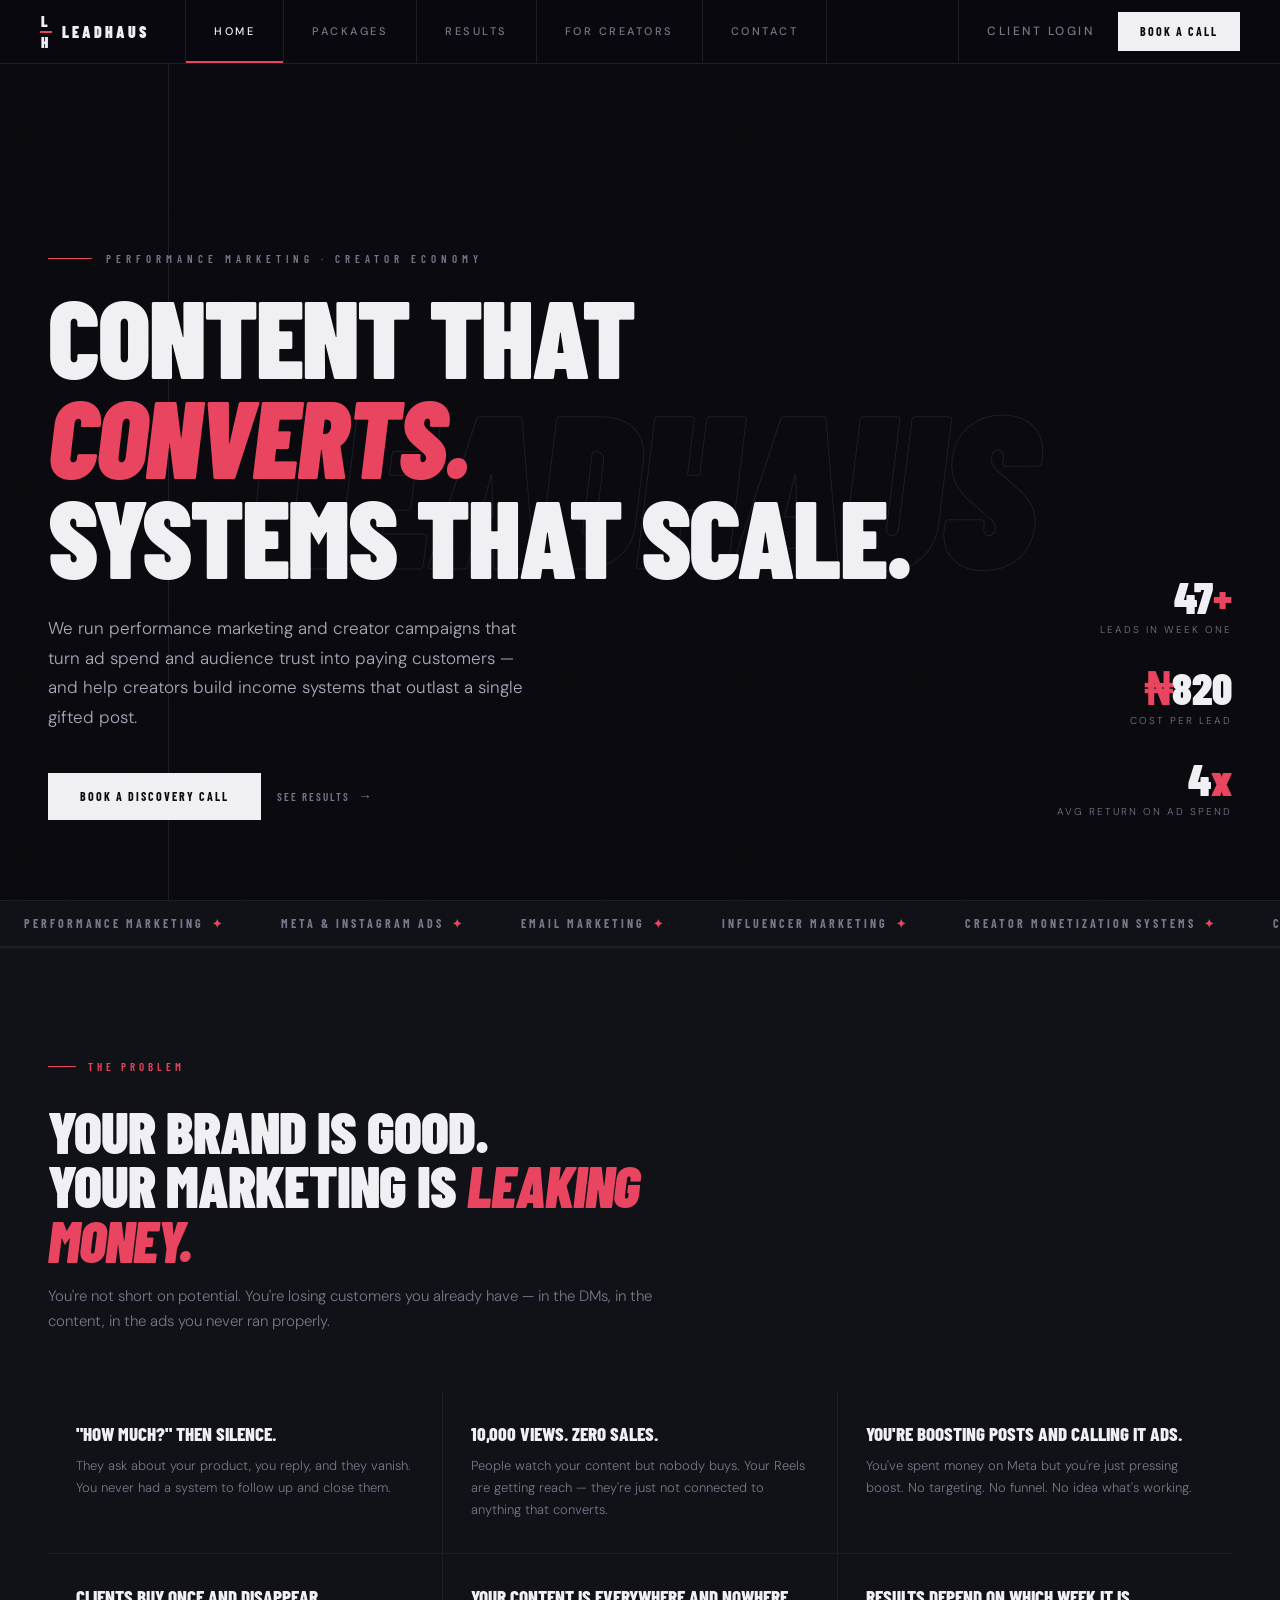
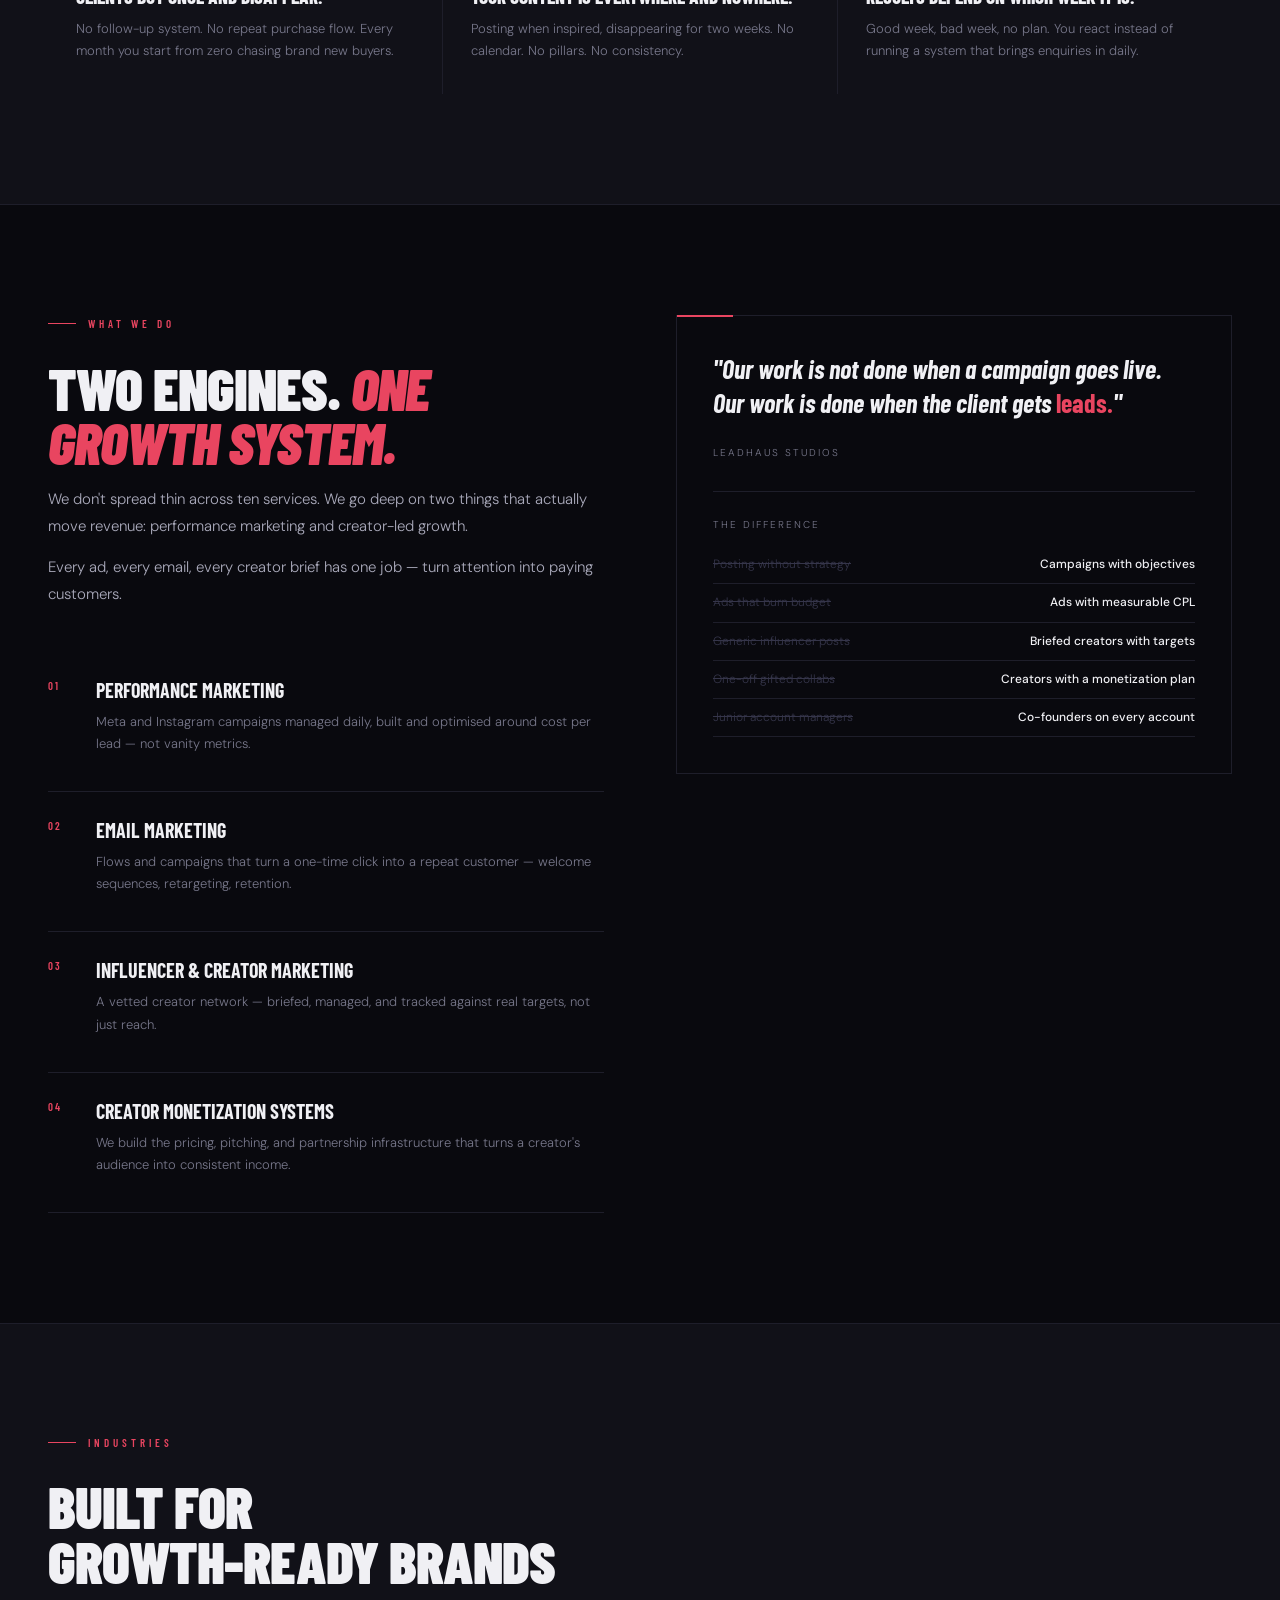
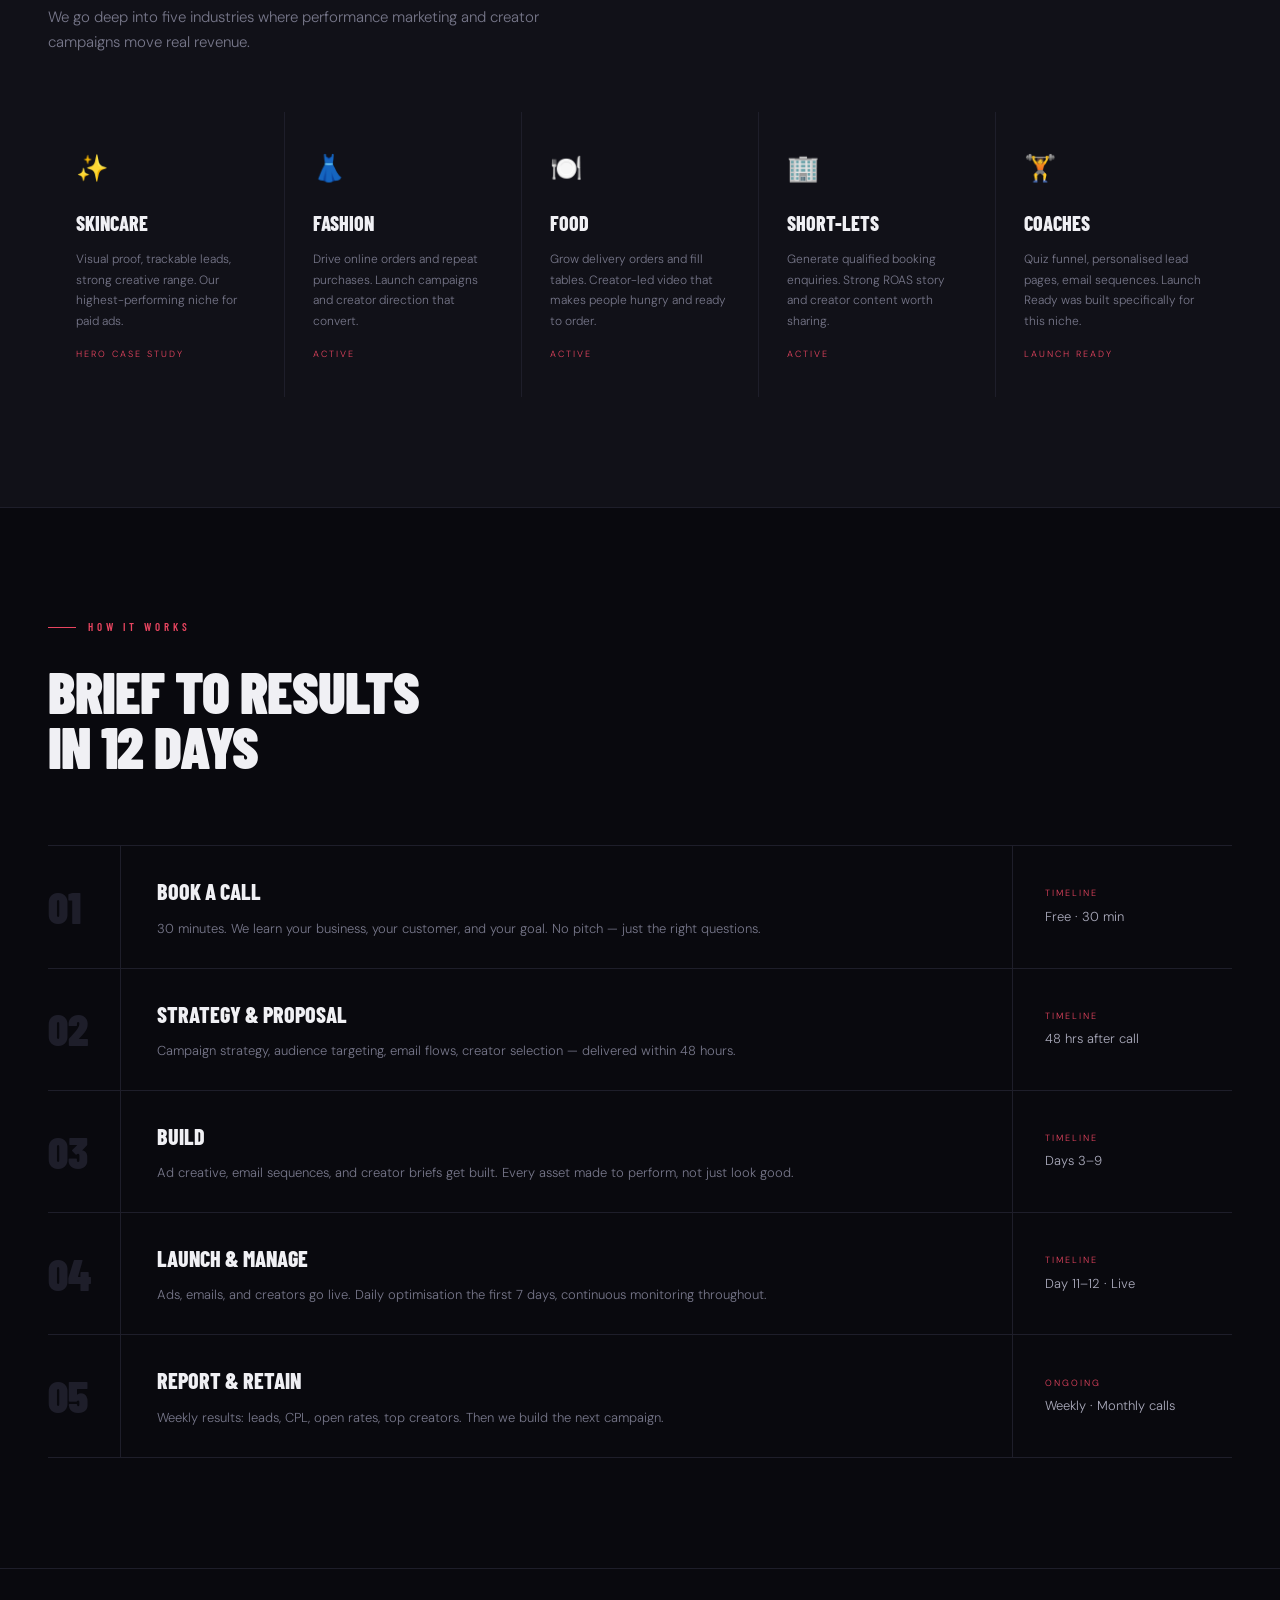
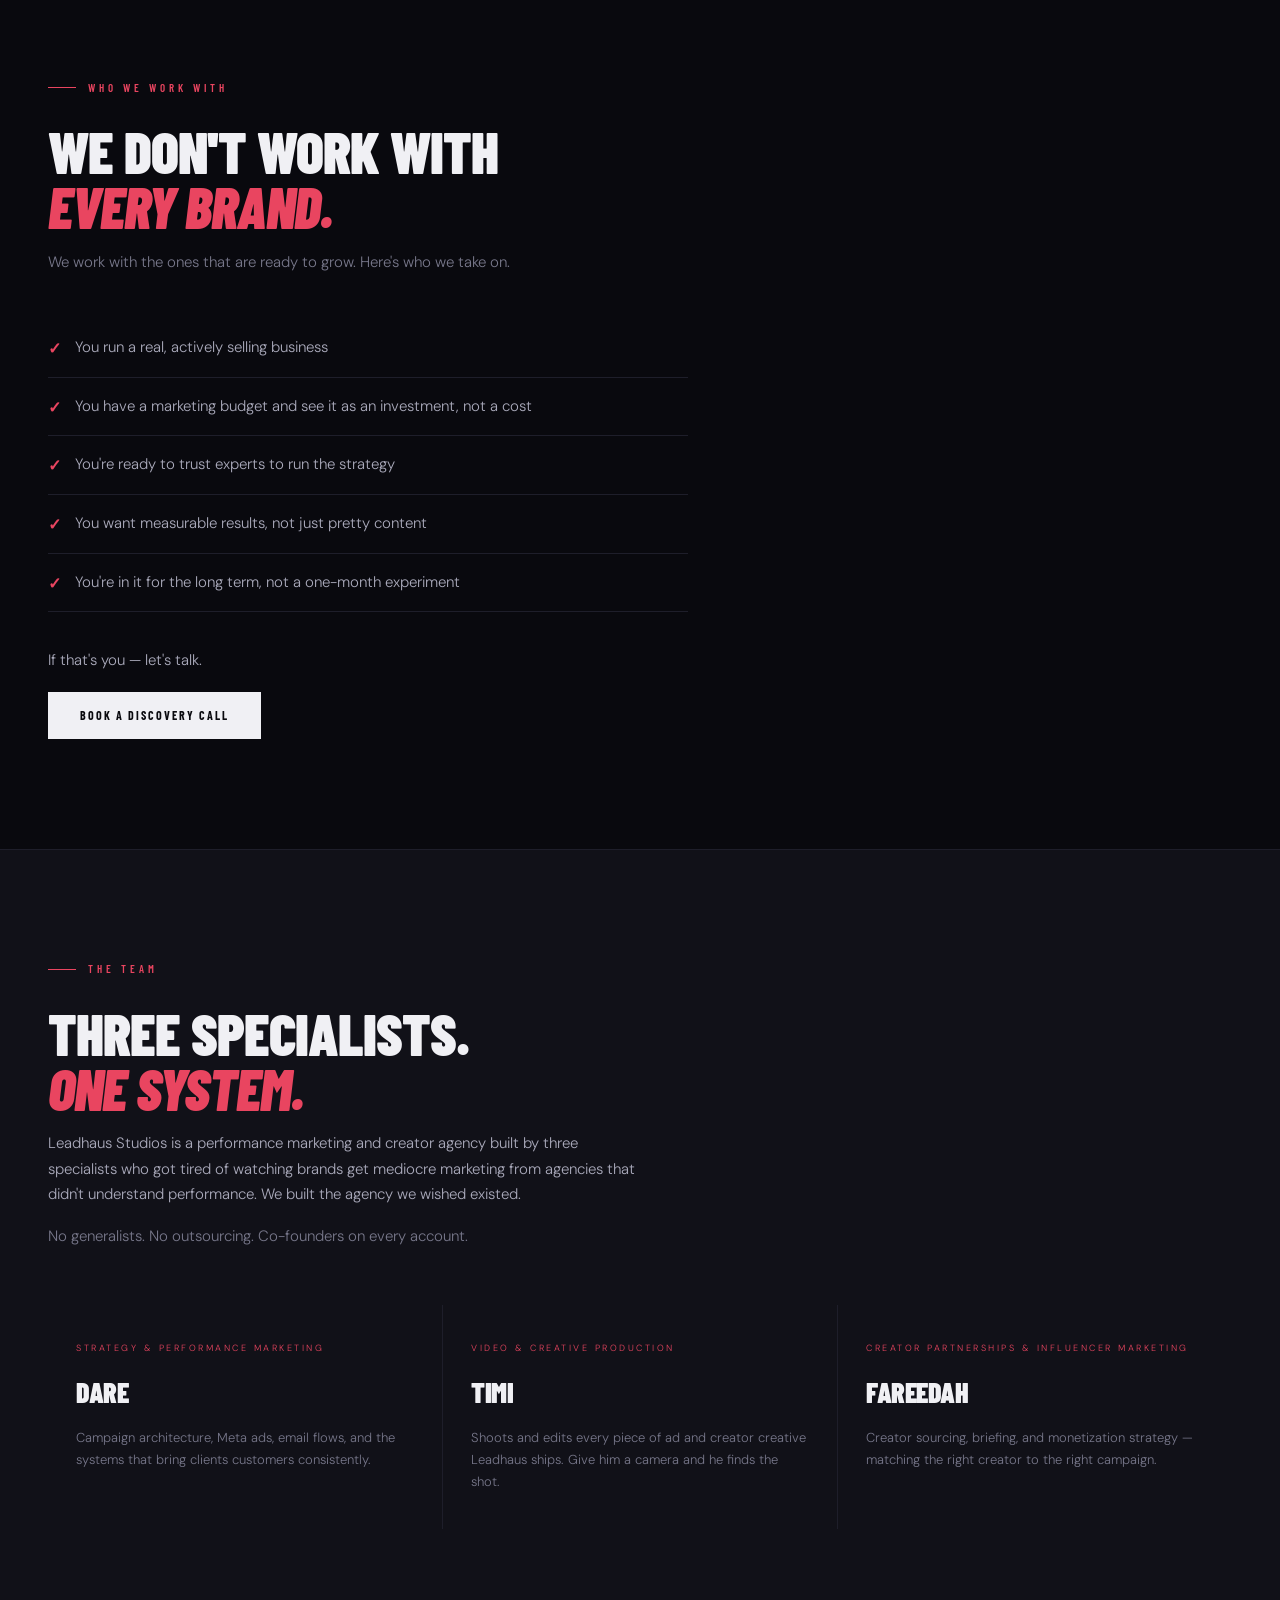
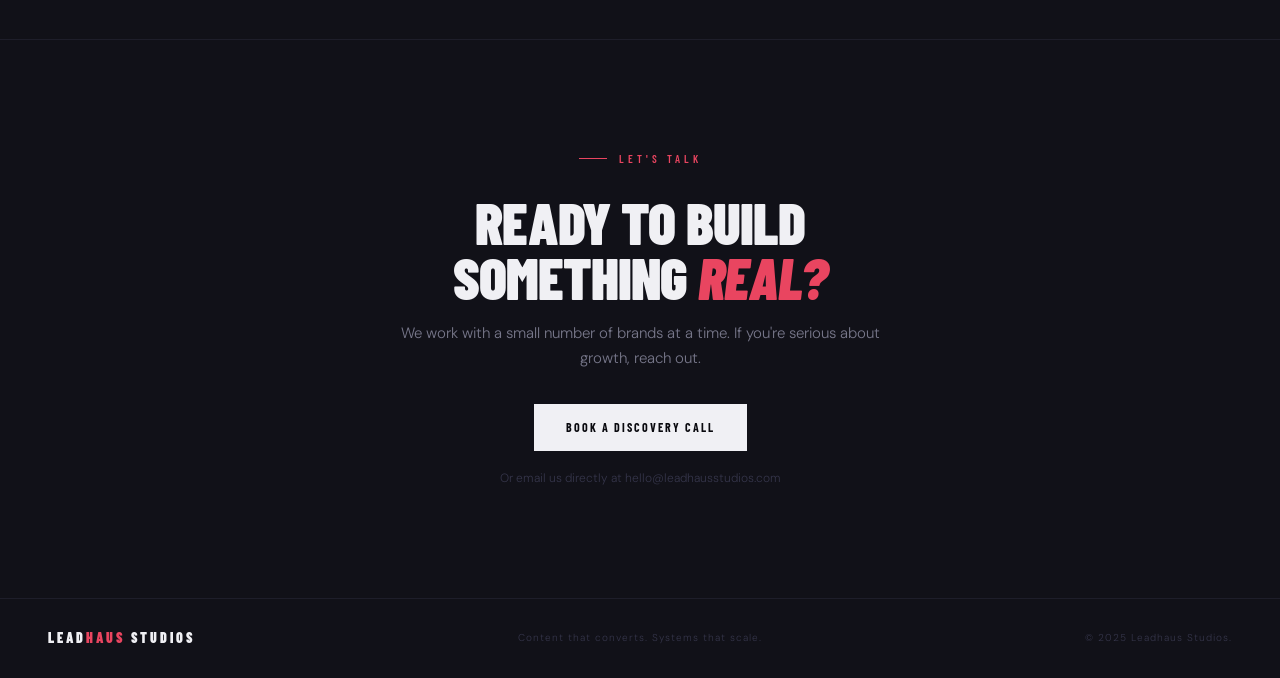
<file: index.html>
<!DOCTYPE html>
<html lang="en">
<head>
  <!-- Google tag (gtag.js) -->
<script async src="https://www.googletagmanager.com/gtag/js?id=G-HMS3NSDQLC"></script>
<script>
  window.dataLayer = window.dataLayer || [];
  function gtag(){dataLayer.push(arguments);}
  gtag('js', new Date());

  gtag('config', 'G-HMS3NSDQLC');
</script>
<meta charset="UTF-8"/>
<meta name="viewport" content="width=device-width, initial-scale=1.0"/>
<title>Leadhaus Studios — Performance Marketing & Creator Growth</title>
<link rel="preconnect" href="https://fonts.googleapis.com"/>
<link href="https://fonts.googleapis.com/css2?family=Barlow+Condensed:ital,wght@0,300;0,400;0,600;0,700;0,800;0,900;1,700;1,900&family=DM+Sans:ital,wght@0,300;0,400;0,500;1,300&display=swap" rel="stylesheet"/>
<link rel="stylesheet" href="style.css"/>
</head>
<body>
<nav>
  <a href="index.html" class="nav-logo">
    <div class="nlm"><span>L</span><div class="nlr"></div><span>H</span></div>
    LEADHAUS
  </a>
  <ul class="nav-links">
    <li><a href="index.html" class="active">Home</a></li>
    <li><a href="packages.html">Packages</a></li>
    <li><a href="results.html">Results</a></li>
    <li><a href="creators.html">For Creators</a></li>
    <li><a href="contact.html">Contact</a></li>
  </ul>
  <div class="nav-right"><a href="https://portal.leadhausstudios.com/login" class="nav-login">Client Login</a><a href="https://calendly.com/leadhaus/30min" target="_blank" class="nav-cta">Book a Call</a></div>
  <button class="nav-burger" id="burger" aria-label="Menu">
    <span></span><span></span><span></span>
  </button>
</nav>
<ul class="nav-mobile" id="nav-mobile">
  <li><a href="index.html" class="active">Home</a></li>
  <li><a href="packages.html">Packages</a></li>
  <li><a href="results.html">Results</a></li>
  <li><a href="creators.html">For Creators</a></li>
  <li><a href="contact.html">Contact</a></li>
  <li><a href="https://portal.leadhausstudios.com/login">Client Login</a></li>
  <li><a href="https://calendly.com/leadhaus/30min" target="_blank">Book a Call</a></li>
</ul>
<main>
<section class="hero">
    <div class="hero-ghost">LEADHAUS</div>
    <div class="hero-line" style="left:calc(48px + 120px)"></div>
    <div class="hero-content">
      <div class="hero-eye fade-up">Performance Marketing &middot; Creator Economy</div>
      <h1 class="fade-up d1">Content That<br/><em>Converts.</em><br/>Systems That Scale.</h1>
      <p class="hero-sub fade-up d2">We run performance marketing and creator campaigns that turn ad spend and audience trust into paying customers — and help creators build income systems that outlast a single gifted post.</p>
      <div class="hero-acts fade-up d3">
        <a class="btn-p" href="contact.html">Book a Discovery Call</a>
        <a class="btn-g" href="results.html">See Results</a>
      </div>
    </div>
    <div class="hero-nums fade-up d2">
      <div class="hnum"><div class="hnum-n">47<span>+</span></div><div class="hnum-l">Leads in Week One</div></div>
      <div class="hnum"><div class="hnum-n"><span>₦</span>820</div><div class="hnum-l">Cost Per Lead</div></div>
      <div class="hnum"><div class="hnum-n">4<span>x</span></div><div class="hnum-l">Avg Return on Ad Spend</div></div>
    </div>
  </section>

  <div class="ticker-w">
    <div class="ticker">
      <span class="tick-i">Performance Marketing<span>✦</span></span><span class="tick-i">Meta &amp; Instagram Ads<span>✦</span></span><span class="tick-i">Email Marketing<span>✦</span></span><span class="tick-i">Influencer Marketing<span>✦</span></span><span class="tick-i">Creator Monetization Systems<span>✦</span></span><span class="tick-i">Campaign Strategy<span>✦</span></span><span class="tick-i">Full-Funnel Growth<span>✦</span></span>
      <span class="tick-i">Performance Marketing<span>✦</span></span><span class="tick-i">Meta &amp; Instagram Ads<span>✦</span></span><span class="tick-i">Email Marketing<span>✦</span></span><span class="tick-i">Influencer Marketing<span>✦</span></span><span class="tick-i">Creator Monetization Systems<span>✦</span></span><span class="tick-i">Campaign Strategy<span>✦</span></span><span class="tick-i">Full-Funnel Growth<span>✦</span></span>
    </div>
  </div>

  <section class="pain">
    <div class="pain-hd">
      <div class="sec-label fade-up">The Problem</div>
      <h2 class="fade-up d1">Your Brand Is Good.<br/>Your Marketing Is <em>Leaking Money.</em></h2>
      <p class="fade-up d2">You're not short on potential. You're losing customers you already have — in the DMs, in the content, in the ads you never ran properly.</p>
    </div>
    <div class="pain-g">
      <div class="pain-c fade-up"><h4>"How much?" Then Silence.</h4><p>They ask about your product, you reply, and they vanish. You never had a system to follow up and close them.</p></div>
      <div class="pain-c fade-up d1"><h4>10,000 Views. Zero Sales.</h4><p>People watch your content but nobody buys. Your Reels are getting reach — they're just not connected to anything that converts.</p></div>
      <div class="pain-c fade-up d2"><h4>You're Boosting Posts And Calling It Ads.</h4><p>You've spent money on Meta but you're just pressing boost. No targeting. No funnel. No idea what's working.</p></div>
      <div class="pain-c fade-up d3"><h4>Clients Buy Once And Disappear.</h4><p>No follow-up system. No repeat purchase flow. Every month you start from zero chasing brand new buyers.</p></div>
      <div class="pain-c fade-up d4"><h4>Your Content Is Everywhere And Nowhere.</h4><p>Posting when inspired, disappearing for two weeks. No calendar. No pillars. No consistency.</p></div>
      <div class="pain-c fade-up"><h4>Results Depend On Which Week It Is.</h4><p>Good week, bad week, no plan. You react instead of running a system that brings enquiries in daily.</p></div>
    </div>
  </section>

  <section class="what">
    <div class="what-g">
      <div>
        <div class="sec-label fade-up">What We Do</div>
        <h2 class="fade-up d1">Two Engines. <em>One Growth System.</em></h2>
        <p class="fade-up d2">We don't spread thin across ten services. We go deep on two things that actually move revenue: performance marketing and creator-led growth.</p>
        <p class="fade-up d2">Every ad, every email, every creator brief has one job — turn attention into paying customers.</p>
        <div class="svcs fade-up d3">
          <div class="svc"><div class="svc-n">01</div><div class="svc-b"><h4>Performance Marketing</h4><p>Meta and Instagram campaigns managed daily, built and optimised around cost per lead — not vanity metrics.</p></div></div>
          <div class="svc"><div class="svc-n">02</div><div class="svc-b"><h4>Email Marketing</h4><p>Flows and campaigns that turn a one-time click into a repeat customer — welcome sequences, retargeting, retention.</p></div></div>
          <div class="svc"><div class="svc-n">03</div><div class="svc-b"><h4>Influencer & Creator Marketing</h4><p>A vetted creator network — briefed, managed, and tracked against real targets, not just reach.</p></div></div>
          <div class="svc"><div class="svc-n">04</div><div class="svc-b"><h4>Creator Monetization Systems</h4><p>We build the pricing, pitching, and partnership infrastructure that turns a creator's audience into consistent income.</p></div></div>
        </div>
      </div>
      <div>
        <div class="stmt fade-up d1">
          <blockquote>"Our work is not done when a campaign goes live. Our work is done when the client gets <em>leads.</em>"</blockquote>
          <cite>Leadhaus Studios</cite>
          <div class="vs">
            <p>The difference</p>
            <div class="vs-row"><span class="no">Posting without strategy</span><span class="yes">Campaigns with objectives</span></div>
            <div class="vs-row"><span class="no">Ads that burn budget</span><span class="yes">Ads with measurable CPL</span></div>
            <div class="vs-row"><span class="no">Generic influencer posts</span><span class="yes">Briefed creators with targets</span></div>
            <div class="vs-row"><span class="no">One-off gifted collabs</span><span class="yes">Creators with a monetization plan</span></div>
            <div class="vs-row"><span class="no">Junior account managers</span><span class="yes">Co-founders on every account</span></div>
          </div>
        </div>
      </div>
    </div>
  </section>

  <section class="inds">
    <div class="inds-hd">
      <div class="sec-label fade-up">Industries</div>
      <h2 class="fade-up d1">Built For<br/>Growth-Ready Brands</h2>
      <p class="fade-up d2">We go deep into five industries where performance marketing and creator campaigns move real revenue.</p>
    </div>
    <div class="ind-g">
      <div class="ind-c fade-up"><span class="ind-icon">✨</span><h3>Skincare</h3><p>Visual proof, trackable leads, strong creative range. Our highest-performing niche for paid ads.</p><div class="ind-tag">Hero Case Study</div></div>
      <div class="ind-c fade-up d1"><span class="ind-icon">👗</span><h3>Fashion</h3><p>Drive online orders and repeat purchases. Launch campaigns and creator direction that convert.</p><div class="ind-tag">Active</div></div>
      <div class="ind-c fade-up d2"><span class="ind-icon">🍽️</span><h3>Food</h3><p>Grow delivery orders and fill tables. Creator-led video that makes people hungry and ready to order.</p><div class="ind-tag">Active</div></div>
      <div class="ind-c fade-up d3"><span class="ind-icon">🏢</span><h3>Short-lets</h3><p>Generate qualified booking enquiries. Strong ROAS story and creator content worth sharing.</p><div class="ind-tag">Active</div></div>
      <div class="ind-c fade-up d4"><span class="ind-icon">🏋️</span><h3>Coaches</h3><p>Quiz funnel, personalised lead pages, email sequences. Launch Ready was built specifically for this niche.</p><div class="ind-tag">Launch Ready</div></div>
    </div>
  </section>

  <section class="proc">
    <div class="proc-hd">
      <div class="sec-label fade-up">How It Works</div>
      <h2 class="fade-up d1">Brief To Results<br/>In 12 Days</h2>
    </div>
    <div class="fade-up d1">
      <div class="step"><div class="sn">01</div><div class="sc"><h4>Book a Call</h4><p>30 minutes. We learn your business, your customer, and your goal. No pitch — just the right questions.</p></div><div class="sd"><div class="st">Timeline</div><div class="sn2">Free &middot; 30 min</div></div></div>
      <div class="step"><div class="sn">02</div><div class="sc"><h4>Strategy &amp; Proposal</h4><p>Campaign strategy, audience targeting, email flows, creator selection — delivered within 48 hours.</p></div><div class="sd"><div class="st">Timeline</div><div class="sn2">48 hrs after call</div></div></div>
      <div class="step"><div class="sn">03</div><div class="sc"><h4>Build</h4><p>Ad creative, email sequences, and creator briefs get built. Every asset made to perform, not just look good.</p></div><div class="sd"><div class="st">Timeline</div><div class="sn2">Days 3–9</div></div></div>
      <div class="step"><div class="sn">04</div><div class="sc"><h4>Launch &amp; Manage</h4><p>Ads, emails, and creators go live. Daily optimisation the first 7 days, continuous monitoring throughout.</p></div><div class="sd"><div class="st">Timeline</div><div class="sn2">Day 11–12 &middot; Live</div></div></div>
      <div class="step"><div class="sn">05</div><div class="sc"><h4>Report &amp; Retain</h4><p>Weekly results: leads, CPL, open rates, top creators. Then we build the next campaign.</p></div><div class="sd"><div class="st">Ongoing</div><div class="sn2">Weekly &middot; Monthly calls</div></div></div>
    </div>
  </section>

  <section class="qual">
    <div class="qual-hd">
      <div class="sec-label fade-up">Who We Work With</div>
      <h2 class="fade-up d1">We Don't Work With<br/><em>Every Brand.</em></h2>
      <p class="fade-up d2">We work with the ones that are ready to grow. Here's who we take on.</p>
    </div>
    <ul class="qual-list fade-up d3">
      <li>You run a real, actively selling business</li>
      <li>You have a marketing budget and see it as an investment, not a cost</li>
      <li>You're ready to trust experts to run the strategy</li>
      <li>You want measurable results, not just pretty content</li>
      <li>You're in it for the long term, not a one-month experiment</li>
    </ul>
    <div class="fade-up d3">
      <p style="font-size:15px;color:var(--off);margin-bottom:20px">If that's you — let's talk.</p>
      <a class="btn-p" href="contact.html">Book a Discovery Call</a>
    </div>
  </section>

  <section class="team-sec">
    <div class="sec-label fade-up">The Team</div>
    <h2 class="fade-up d1">Three Specialists.<br/><em>One System.</em></h2>
    <p class="fade-up d2" style="font-size:15px;color:var(--off);max-width:600px;margin-top:0;margin-bottom:16px;line-height:1.7">Leadhaus Studios is a performance marketing and creator agency built by three specialists who got tired of watching brands get mediocre marketing from agencies that didn't understand performance. We built the agency we wished existed.</p>
    <p class="fade-up d2" style="font-size:15px;color:var(--dim);max-width:480px;margin-top:0;margin-bottom:0;line-height:1.7">No generalists. No outsourcing. Co-founders on every account.</p>
    <div class="team-g">
      <div class="tm fade-up"><div class="tm-role">Strategy &amp; Performance Marketing</div><div class="tm-name">Dare</div><div class="tm-desc">Campaign architecture, Meta ads, email flows, and the systems that bring clients customers consistently.</div></div>
      <div class="tm fade-up d1"><div class="tm-role">Video &amp; Creative Production</div><div class="tm-name">Timi</div><div class="tm-desc">Shoots and edits every piece of ad and creator creative Leadhaus ships. Give him a camera and he finds the shot.</div></div>
      <div class="tm fade-up d2"><div class="tm-role">Creator Partnerships &amp; Influencer Marketing</div><div class="tm-name">Fareedah</div><div class="tm-desc">Creator sourcing, briefing, and monetization strategy — matching the right creator to the right campaign.</div></div>
    </div>
  </section>

  <section class="fin-cta">
    <div class="sec-label fade-up" style="justify-content:center">Let's Talk</div>
    <h2 class="fade-up d1">Ready To Build<br/>Something <em>Real?</em></h2>
    <p class="fade-up d2">We work with a small number of brands at a time. If you're serious about growth, reach out.</p>
    <a class="btn-p fade-up d3" href="contact.html">Book a Discovery Call</a>
    <div class="sec-note fade-up d3">Or email us directly at hello@leadhausstudios.com</div>
  </section>

  <footer><div class="fl">Lead<span>haus</span> Studios</div><p>Content that converts. Systems that scale.</p><p>&copy; 2025 Leadhaus Studios.</p></footer>
</main>
<script>

const obs=new IntersectionObserver(entries=>{entries.forEach(e=>{if(e.isIntersecting)e.target.classList.add('show');});},{threshold:.1});
document.querySelectorAll('.fade-up').forEach(el=>obs.observe(el));
setTimeout(()=>{document.querySelectorAll('.fade-up').forEach(el=>{if(el.getBoundingClientRect().top<window.innerHeight)el.classList.add('show');});},100);

var burger=document.getElementById('burger'),mob=document.getElementById('nav-mobile');
if(burger){burger.addEventListener('click',function(){burger.classList.toggle('open');mob.classList.toggle('open');});}
if(mob){mob.querySelectorAll('a').forEach(function(a){a.addEventListener('click',function(){burger.classList.remove('open');mob.classList.remove('open');});});}

</script>
</body>
</html>
</file>
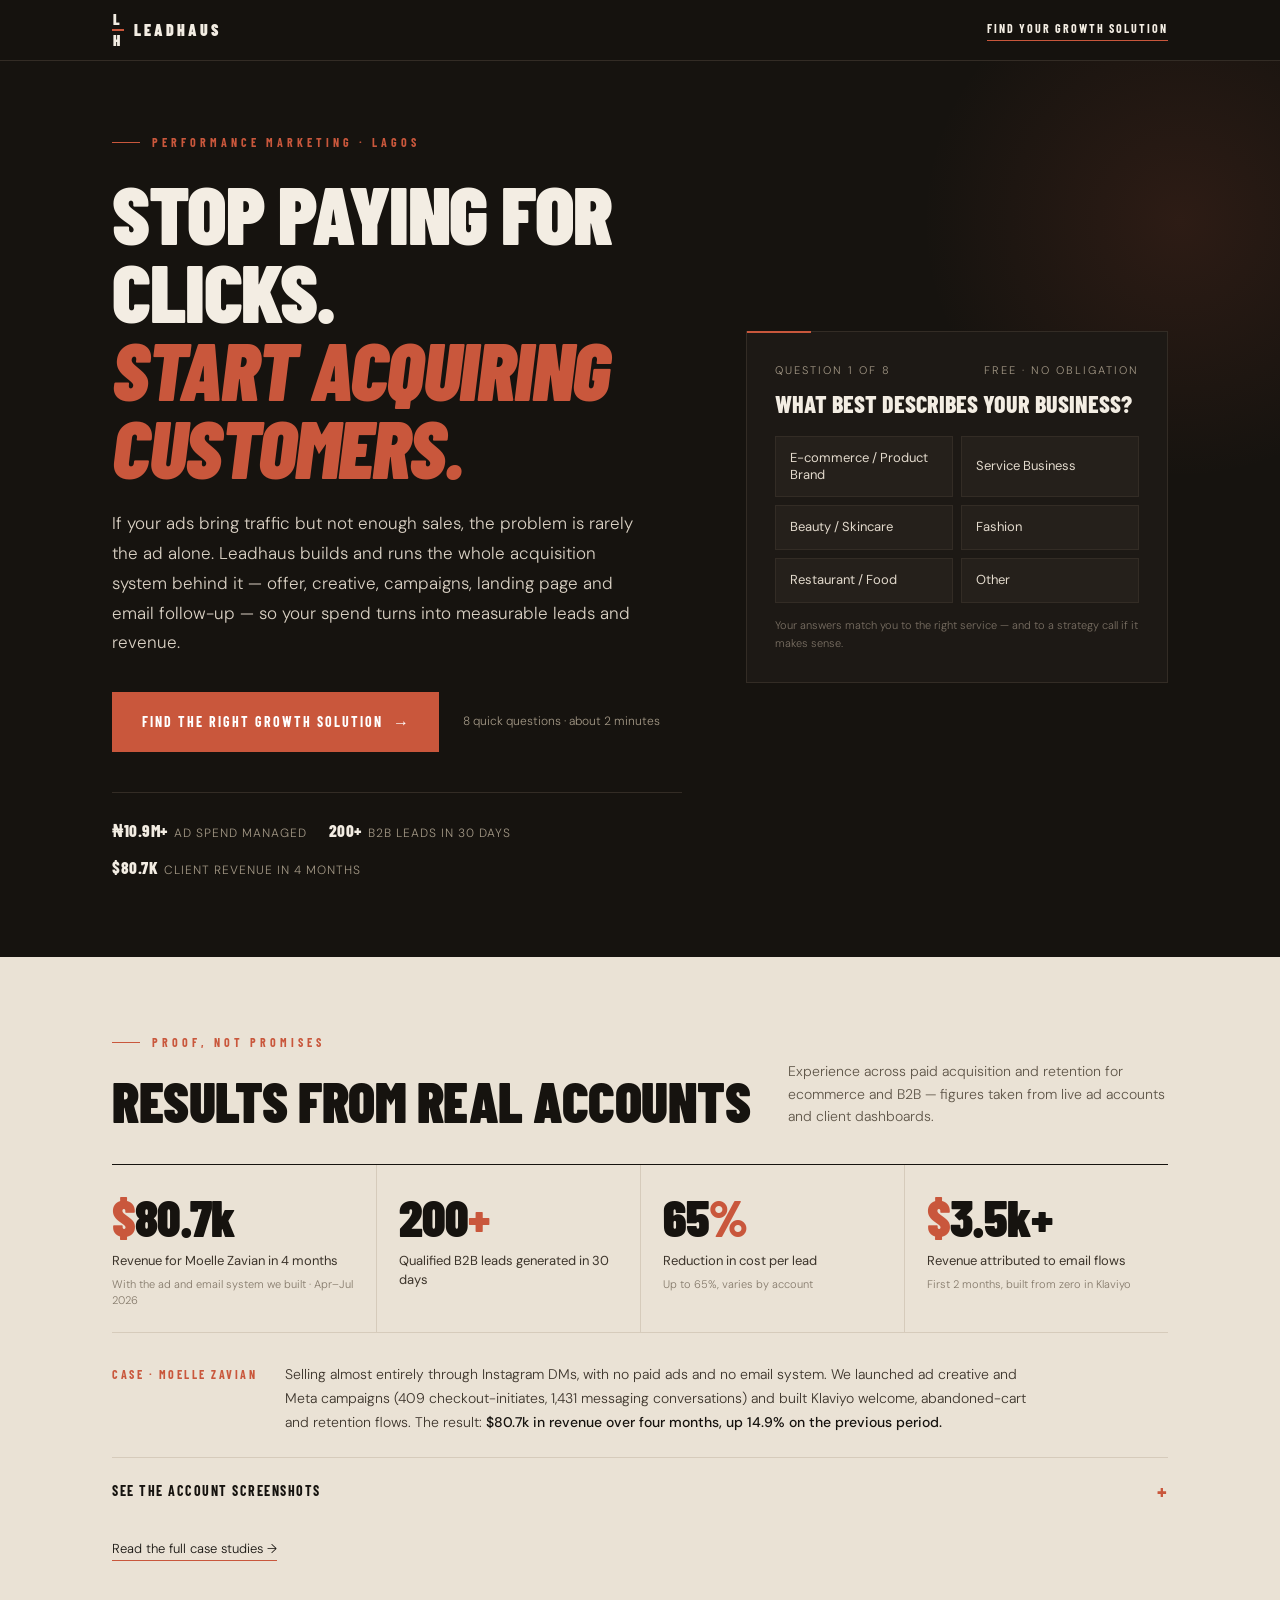
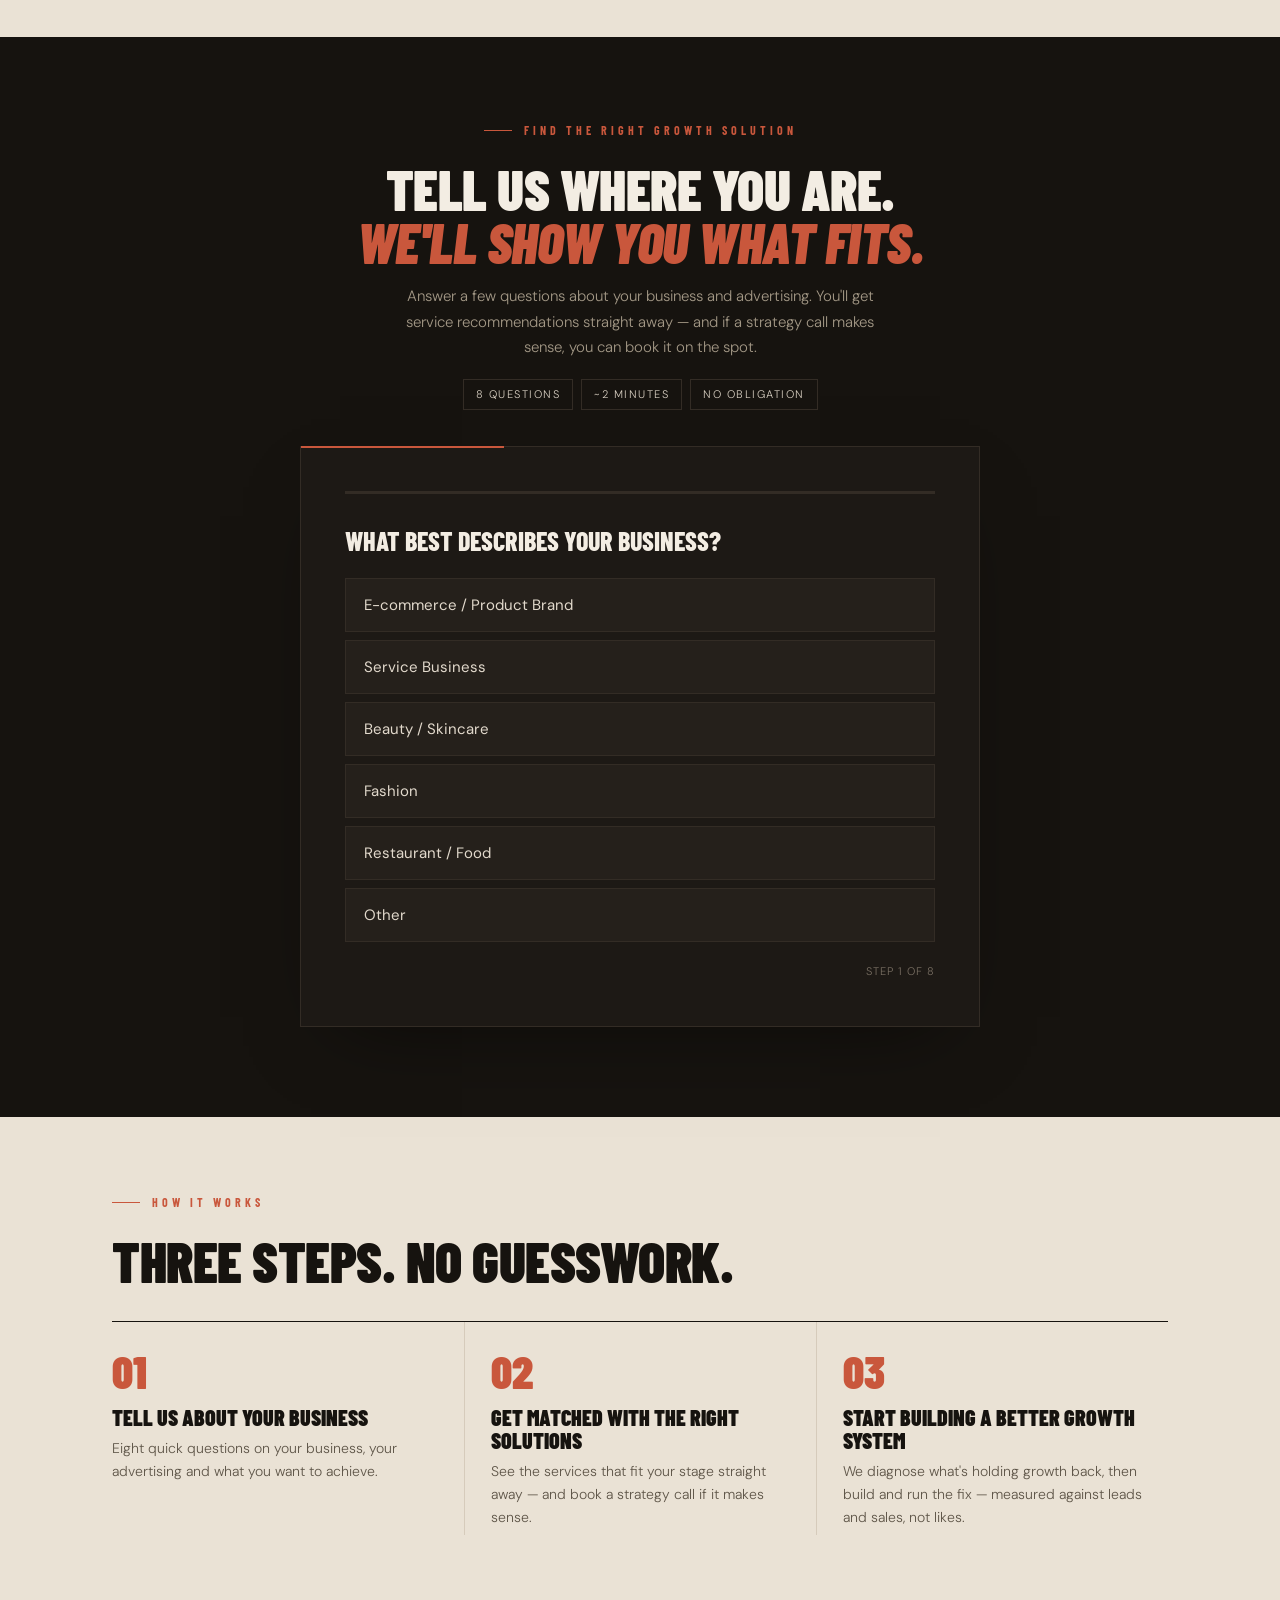
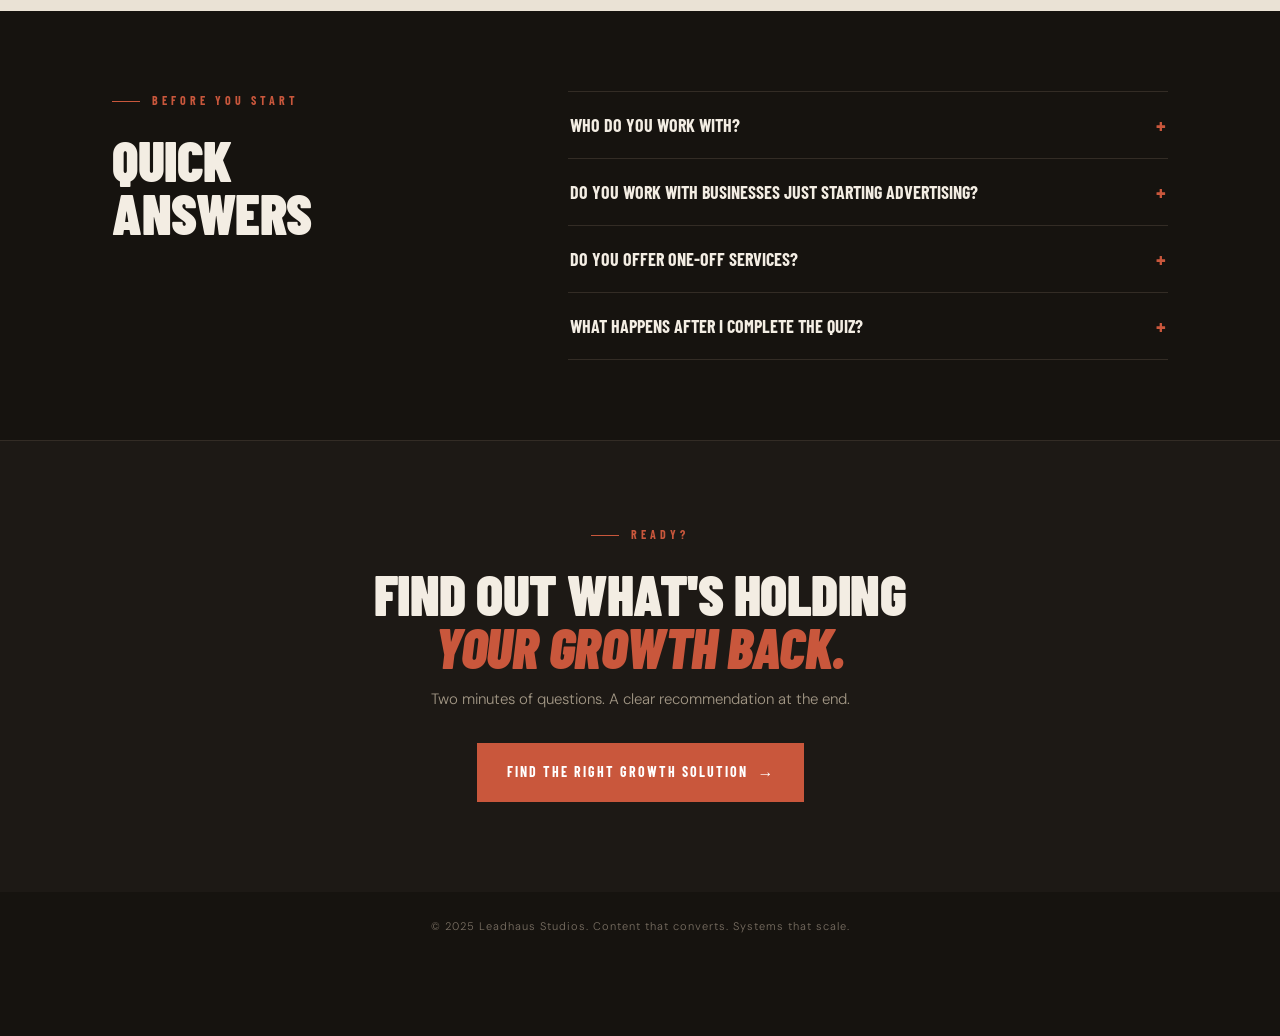
<file: ads.html>
<!DOCTYPE html>
<html lang="en">
<head>
<meta charset="UTF-8"/>
  <!-- Google tag (gtag.js) -->
<script async src="https://www.googletagmanager.com/gtag/js?id=G-HMS3NSDQLC"></script>
<script>
  window.dataLayer = window.dataLayer || [];
  function gtag(){dataLayer.push(arguments);}
  gtag('js', new Date());

  gtag('config', 'G-HMS3NSDQLC');
</script>
  <!-- Meta Pixel Code -->
<script>
!function(f,b,e,v,n,t,s)
{if(f.fbq)return;n=f.fbq=function(){n.callMethod?
n.callMethod.apply(n,arguments):n.queue.push(arguments)};
if(!f._fbq)f._fbq=n;n.push=n;n.loaded=!0;n.version='2.0';
n.queue=[];t=b.createElement(e);t.async=!0;
t.src=v;s=b.getElementsByTagName(e)[0];
s.parentNode.insertBefore(t,s)}(window, document,'script',
'https://connect.facebook.net/en_US/fbevents.js');
fbq('init', '3293678884167172');
fbq('track', 'PageView');
</script>
<noscript><img height="1" width="1" style="display:none"
src="https://www.facebook.com/tr?id=3293678884167172&ev=PageView&noscript=1"
/></noscript>

<script>
window.addEventListener("message", function (e) {
  if (e.origin !== "https://calendly.com") return;

  if (e.data?.event === "calendly.event_scheduled") {
    if (typeof window.fbq === "function") {
      window.fbq("track", "Schedule");
    }
  }
});
</script>
<!-- End Meta Pixel Code -->

<meta name="viewport" content="width=device-width, initial-scale=1.0"/>
<title>Turn Your Ad Spend Into A Predictable Acquisition System — Leadhaus Studios</title>
<meta name="description" content="Leadhaus builds and runs the acquisition system behind your ads — offer, creative, campaigns and follow-up. Answer 8 quick questions to find the right growth solution."/>
<link rel="preconnect" href="https://fonts.googleapis.com"/>
<link href="https://fonts.googleapis.com/css2?family=Barlow+Condensed:ital,wght@0,400;0,600;0,700;0,800;0,900;1,800;1,900&family=DM+Sans:ital,wght@0,300;0,400;0,500;1,300&display=swap" rel="stylesheet"/>
<style>
:root{
  --ink:#16130F;        /* deep warm charcoal */
  --ink-2:#1D1915;
  --ink-3:#25201B;
  --line:#332C25;
  --cream:#F3EDE3;      /* warm cream */
  --paper:#EAE2D5;      /* warm off-white section */
  --paper-line:#D6CBBB;
  --stone:#A39886;      /* muted neutral */
  --stone-2:#7A7064;
  --sand:#CDBFA9;
  --accent:#C9573C;     /* warm brand red */
  --accent-h:#B14A31;
  --fd:'Barlow Condensed',sans-serif;
  --fb:'DM Sans',sans-serif;
}
*,*::before,*::after{box-sizing:border-box;margin:0;padding:0}
html{scroll-behavior:smooth;-webkit-text-size-adjust:100%}
body{background:var(--ink);color:var(--cream);font-family:var(--fb);font-weight:300;line-height:1.6;overflow-x:hidden}
a{color:inherit}
img{max-width:100%;display:block}
.wrap{max-width:1120px;margin:0 auto;padding:0 32px}
.eyebrow{font-family:var(--fd);font-size:12px;font-weight:700;letter-spacing:4px;text-transform:uppercase;color:var(--accent);display:flex;align-items:center;gap:12px;margin-bottom:22px}
.eyebrow::before{content:'';width:28px;height:1px;background:currentColor}
h1,h2,h3{font-family:var(--fd);font-weight:900;text-transform:uppercase;line-height:.95}
h1 em,h2 em{font-style:italic;color:var(--accent)}
h2{font-size:clamp(34px,4.4vw,56px);letter-spacing:-.5px;margin-bottom:16px}
.lede{font-size:16px;color:var(--stone);line-height:1.7;max-width:540px}

/* BUTTONS */
.btn{display:inline-flex;align-items:center;justify-content:center;gap:10px;font-family:var(--fd);font-weight:700;font-size:14px;letter-spacing:2px;text-transform:uppercase;text-decoration:none;padding:17px 30px;border:none;cursor:pointer;transition:background .2s,color .2s}
.btn-main{background:var(--accent);color:#fff}
.btn-main:hover{background:var(--accent-h)}
.btn-main::after{content:'→';font-size:16px;letter-spacing:0}
.btn-line{background:none;color:var(--cream);border:1px solid var(--line)}
.btn-line:hover{border-color:var(--cream)}

/* NAV */
.top{position:sticky;top:0;z-index:200;background:rgba(22,19,15,.92);backdrop-filter:blur(16px);-webkit-backdrop-filter:blur(16px);border-bottom:1px solid var(--line)}
.top .wrap{display:flex;align-items:center;justify-content:space-between;height:60px}
.logo{display:flex;align-items:center;gap:10px;font-family:var(--fd);font-weight:900;font-size:16px;letter-spacing:3px;text-transform:uppercase;text-decoration:none;color:var(--cream)}
.nlm{display:flex;flex-direction:column;align-items:center;line-height:1}
.nlm span{font-size:15px}
.nlr{width:12px;height:2px;background:var(--accent);margin:2px 0}
.top-cta{font-family:var(--fd);font-weight:700;font-size:12px;letter-spacing:2px;text-transform:uppercase;color:var(--cream);text-decoration:none;border-bottom:1px solid var(--accent);padding-bottom:2px}

/* HERO */
.hero{padding:72px 0 76px;position:relative;overflow:hidden}
.hero::after{content:'';position:absolute;right:-180px;top:-120px;width:560px;height:560px;border-radius:50%;background:radial-gradient(circle,rgba(201,87,60,.13),transparent 65%);pointer-events:none}
.hero-g{display:grid;grid-template-columns:1.15fr .85fr;gap:64px;align-items:center;position:relative;z-index:1}
.hero h1{font-size:clamp(44px,6.4vw,86px);letter-spacing:-1.5px;margin-bottom:24px}
.hero-sub{font-size:17px;color:#D9D0C3;line-height:1.75;max-width:540px;margin-bottom:34px}
.hero-acts{display:flex;flex-wrap:wrap;align-items:center;gap:18px 24px}
.hero-meta{font-size:12px;color:var(--stone)}
.trust{display:flex;flex-wrap:wrap;gap:10px 22px;margin-top:40px;padding-top:24px;border-top:1px solid var(--line);font-size:12px;letter-spacing:1px;text-transform:uppercase;color:var(--stone)}
.trust b{font-family:var(--fd);font-size:17px;font-weight:800;color:var(--cream);letter-spacing:.5px;margin-right:6px}

/* Hero quiz preview */
.peek{background:var(--ink-2);border:1px solid var(--line);padding:30px 28px;position:relative}
.peek::before{content:'';position:absolute;top:-1px;left:0;width:64px;height:2px;background:var(--accent)}
.peek-k{font-size:11px;letter-spacing:2px;text-transform:uppercase;color:var(--stone);margin-bottom:12px;display:flex;justify-content:space-between}
.peek-q{font-family:var(--fd);font-size:24px;font-weight:800;text-transform:uppercase;line-height:1.1;margin-bottom:18px}
.peek-g{display:grid;grid-template-columns:1fr 1fr;gap:8px}
.peek-g button{background:var(--ink-3);border:1px solid var(--line);color:#E2D9CC;font-family:var(--fb);font-size:13px;text-align:left;padding:13px 14px;cursor:pointer;transition:border-color .15s,background .15s;line-height:1.3}
.peek-g button:hover{border-color:var(--accent);background:#2B241E}
.peek-n{font-size:11px;color:var(--stone-2);margin-top:14px}

/* PROOF (cream) */
.proof{background:var(--paper);color:var(--ink);padding:76px 0}
.proof-hd{display:flex;justify-content:space-between;align-items:flex-end;gap:32px;flex-wrap:wrap;margin-bottom:36px}
.proof-hd h2{margin:0}
.proof-hd p{font-size:14px;color:#5E5548;max-width:380px;line-height:1.6}
.stats{display:grid;grid-template-columns:repeat(4,1fr);border-top:1px solid var(--ink);border-bottom:1px solid var(--paper-line)}
.stat{padding:26px 22px 24px 0}
.stat + .stat{padding-left:22px;border-left:1px solid var(--paper-line)}
.stat-n{font-family:var(--fd);font-size:clamp(38px,4vw,52px);font-weight:900;line-height:1;letter-spacing:-1px}
.stat-n span{color:var(--accent)}
.stat-l{font-size:13px;color:#3C342B;margin-top:10px;line-height:1.45;font-weight:400}
.stat-s{font-size:11px;color:#857A6B;margin-top:6px;line-height:1.45}
.case{display:grid;grid-template-columns:auto 1fr;gap:28px;align-items:start;margin-top:30px}
.case-tag{font-family:var(--fd);font-size:12px;font-weight:700;letter-spacing:2.5px;text-transform:uppercase;color:var(--accent);padding-top:2px;white-space:nowrap}
.case p{font-size:14px;color:#3C342B;line-height:1.7;max-width:760px}
.case p strong{font-weight:500;color:var(--ink)}
.shots{margin-top:22px;border-top:1px solid var(--paper-line)}
.shots summary{list-style:none;cursor:pointer;display:flex;justify-content:space-between;align-items:center;padding:16px 0;font-family:var(--fd);font-size:14px;font-weight:700;letter-spacing:1.5px;text-transform:uppercase}
.shots summary::-webkit-details-marker{display:none}
.shots summary::after{content:'+';font-size:22px;color:var(--accent);transition:transform .2s}
.shots[open] summary::after{transform:rotate(45deg)}
.shots-g{display:grid;grid-template-columns:repeat(2,1fr);gap:20px;padding:6px 0 10px}
.shots-g figure img{border:1px solid var(--paper-line);background:#fff}
.shots-g figcaption{font-size:12px;color:#5E5548;margin-top:8px;line-height:1.55}
.shots-g figcaption strong{color:var(--ink);font-weight:500}
.proof-link{display:inline-block;margin-top:14px;font-size:13px;color:var(--ink);text-decoration:none;border-bottom:1px solid var(--accent)}

/* QUIZ */
.quiz{padding:84px 0 90px;scroll-margin-top:60px}
.quiz-hd{text-align:center;margin-bottom:36px}
.quiz-hd .eyebrow{justify-content:center}
.quiz-hd p{font-size:15px;color:var(--stone);max-width:500px;margin:0 auto;line-height:1.7}
.quiz-pills{display:flex;justify-content:center;gap:8px;flex-wrap:wrap;margin-top:18px}
.quiz-pills span{font-size:11px;letter-spacing:1.5px;text-transform:uppercase;color:#D9D0C3;border:1px solid var(--line);padding:6px 12px}
.qz-wrap{max-width:680px;margin:0 auto;background:var(--ink-2);border:1px solid var(--line);padding:44px;position:relative;box-shadow:0 30px 80px -40px rgba(0,0,0,.6)}
.qz-wrap::before{content:'';position:absolute;top:-1px;left:0;right:0;height:2px;background:linear-gradient(90deg,var(--accent) 0 30%,transparent 30%)}
.qz-progress{height:3px;background:var(--line);margin-bottom:32px;position:relative;overflow:hidden}
.qz-progress-bar{height:100%;background:var(--accent);transition:width .3s ease;width:0%}
.qz-step{display:none}
.qz-step.active{display:block;animation:qzIn .3s ease}
@keyframes qzIn{from{opacity:0;transform:translateY(6px)}to{opacity:1;transform:none}}
.qz-q{font-family:var(--fd);font-size:26px;font-weight:800;text-transform:uppercase;margin-bottom:22px;line-height:1.12}
.qz-opts{display:flex;flex-direction:column;gap:8px;margin-bottom:8px}
.qz-opt{background:var(--ink-3);padding:16px 18px;font-size:15px;color:#E2D9CC;cursor:pointer;transition:background .15s,color .15s,border-color .15s;border:1px solid var(--line);text-align:left;font-family:var(--fb);font-weight:400;width:100%;min-height:52px}
.qz-opt:hover{border-color:var(--sand);color:var(--cream)}
.qz-opt.sel{background:var(--accent);border-color:var(--accent);color:#fff}
.qz-nav{display:flex;justify-content:space-between;align-items:center;margin-top:20px;min-height:20px}
.qz-back{background:none;border:none;color:var(--stone);font-family:var(--fd);font-size:13px;letter-spacing:1px;text-transform:uppercase;cursor:pointer;padding:6px 0}
.qz-back:hover{color:var(--cream)}
.qz-count{font-size:11px;color:var(--stone-2);letter-spacing:1px;text-transform:uppercase}
.qz-f{border-bottom:1px solid var(--line)}
.qz-f label{display:block;font-size:10px;letter-spacing:2.5px;text-transform:uppercase;color:var(--sand);padding:14px 2px 6px}
.qz-f input{width:100%;background:transparent;border:none;outline:none;color:var(--cream);font-family:var(--fb);font-size:16px;font-weight:300;padding:0 2px 14px}
.qz-f:focus-within{border-bottom-color:var(--accent)}
.qz-f input::placeholder{color:#5E554B}
.qz-submit-btn{width:100%;font-family:var(--fd);font-weight:700;font-size:15px;letter-spacing:2px;text-transform:uppercase;color:#fff;background:var(--accent);padding:18px;border:none;cursor:pointer;transition:background .2s;margin-top:22px}
.qz-submit-btn:hover{background:var(--accent-h)}
.qz-submit-btn:disabled{opacity:.6;cursor:default}
.qz-privacy{font-size:11px;color:var(--stone-2);text-align:center;margin-top:12px}

/* Results */
.qual-result{text-align:center;padding:4px 0}
.qual-result .ti{font-size:36px;margin-bottom:12px}
.qual-result h3{font-size:30px;margin-bottom:12px}
.qual-result p{font-size:14px;color:var(--stone);line-height:1.75;margin:0 auto 20px;max-width:500px}
.qual-result .strong{font-weight:500;color:var(--cream)}
.qz-recs{text-align:left;margin:6px 0 26px;border:1px solid var(--line);background:var(--ink)}
.qz-recs:empty{display:none}
.rec-hd{font-family:var(--fd);font-size:12px;font-weight:700;letter-spacing:2.5px;text-transform:uppercase;color:var(--sand);padding:14px 18px;border-bottom:1px solid var(--line)}
.rec{display:grid;grid-template-columns:28px 1fr auto;gap:12px;align-items:center;padding:14px 18px;text-decoration:none;color:var(--cream);transition:background .15s}
.rec + .rec{border-top:1px solid var(--line)}
.rec:hover{background:var(--ink-3)}
.rec-i{font-family:var(--fd);font-weight:800;color:var(--accent);font-size:15px}
.rec-n{font-family:var(--fd);font-size:18px;font-weight:800;text-transform:uppercase;line-height:1.1}
.rec-d{font-size:12px;color:var(--stone);margin-top:3px;line-height:1.5}
.rec-a{font-size:16px;color:var(--stone)}
.rec{grid-template-columns:28px 1fr;align-items:start}
.rec:hover{background:none}
.rec.primary{background:var(--ink-3);padding:20px 18px 22px;border-left:2px solid var(--accent)}
.rec.primary .rec-n{font-size:22px}
.rec-tag{font-size:10px;letter-spacing:2px;text-transform:uppercase;color:var(--accent);margin-bottom:6px}
.rec-why{font-size:13px;color:#D9D0C3;margin-top:8px;line-height:1.6}
.rec.primary .rec-d{font-size:13px;margin-top:6px}
.rec-cta{margin-top:14px;padding:13px 20px;font-size:13px}
.rec-link{display:inline-block;margin-top:8px;font-family:var(--fd);font-size:13px;font-weight:700;letter-spacing:1.5px;text-transform:uppercase;color:var(--cream);text-decoration:none;border-bottom:1px solid var(--accent)}
.rec-link::after{content:' →'}
.cal-embed{width:100%;height:680px;border:1px solid var(--line);margin-top:8px;background:#fff}
.prep-list{list-style:none;display:flex;flex-direction:column;gap:8px;text-align:left;max-width:380px;margin:14px auto 0}
.prep-list li{font-size:13px;color:#D9D0C3;display:flex;gap:10px}
.prep-list li::before{content:'—';color:var(--accent)}
.video-ph{max-width:640px;margin:0 auto 28px;aspect-ratio:16/9;background:var(--ink-3);border:1px solid var(--line);display:flex;align-items:center;justify-content:center;flex-direction:column;gap:12px}
.video-ph .vp-icon{width:60px;height:60px;border-radius:50%;background:var(--accent);display:flex;align-items:center;justify-content:center}
.video-ph .vp-icon::after{content:'';border-left:18px solid #fff;border-top:11px solid transparent;border-bottom:11px solid transparent;margin-left:5px}
.video-ph span{font-size:11px;color:var(--stone-2);letter-spacing:1px;text-transform:uppercase}
.qz-thanks{text-align:center;padding:4px 0}
.qz-thanks .ti{font-size:36px;margin-bottom:12px}
.qz-thanks h3{font-size:28px;margin-bottom:12px}
.qz-thanks p{font-size:14px;color:var(--stone);margin-bottom:22px;line-height:1.7}
.wa-link{display:inline-block;margin-top:6px;font-family:var(--fd);font-size:13px;letter-spacing:1.5px;text-transform:uppercase;color:var(--cream);text-decoration:none;border-bottom:1px solid var(--accent)}

/* HOW (cream) */
.how{background:var(--paper);color:var(--ink);padding:76px 0}
.how-g{display:grid;grid-template-columns:repeat(3,1fr);border-top:1px solid var(--ink);margin-top:34px}
.how-c{padding:26px 26px 6px 0}
.how-c + .how-c{padding-left:26px;border-left:1px solid var(--paper-line)}
.how-n{font-family:var(--fd);font-size:46px;font-weight:900;color:var(--accent);line-height:1;margin-bottom:12px}
.how-c h3{font-size:22px;line-height:1.05;margin-bottom:8px}
.how-c p{font-size:14px;color:#5E5548;line-height:1.65}

/* FAQ */
.faq{padding:80px 0}
.faq-g{display:grid;grid-template-columns:.8fr 1.2fr;gap:56px;align-items:start}
.faq-item{border-bottom:1px solid var(--line)}
.faq-item:first-child{border-top:1px solid var(--line)}
.faq-q{padding:20px 2px;display:flex;justify-content:space-between;align-items:center;gap:16px;cursor:pointer;font-family:var(--fd);font-size:18px;font-weight:700;text-transform:uppercase;background:none;border:none;color:var(--cream);width:100%;text-align:left}
.faq-q .plus{color:var(--accent);font-size:22px;flex-shrink:0;transition:transform .2s}
.faq-item.open .plus{transform:rotate(45deg)}
.faq-a{max-height:0;overflow:hidden;transition:max-height .3s ease}
.faq-item.open .faq-a{max-height:320px}
.faq-a p{font-size:14px;color:var(--stone);line-height:1.75;padding:0 2px 22px;max-width:620px}

/* FINAL */
.final{border-top:1px solid var(--line);padding:84px 0 90px;text-align:center;background:var(--ink-2)}
.final .eyebrow{justify-content:center}
.final h2{max-width:720px;margin:0 auto 14px}
.final p{font-size:15px;color:var(--stone);max-width:460px;margin:0 auto 30px;line-height:1.7}
.foot{padding:26px 0 100px;text-align:center;font-size:11px;color:var(--stone-2);letter-spacing:1px}

/* STICKY (mobile) */
.sticky{position:fixed;bottom:0;left:0;right:0;z-index:300;background:rgba(22,19,15,.97);border-top:1px solid var(--line);padding:12px 16px calc(12px + env(safe-area-inset-bottom));display:none;transform:translateY(110%);transition:transform .3s ease}
.sticky.show{transform:none}
.sticky .btn{width:100%;padding:15px}

/* RESPONSIVE */
@media(max-width:960px){
  .hero-g{grid-template-columns:1fr;gap:40px}
  .stats{grid-template-columns:1fr 1fr}
  .stat:nth-child(3){padding-left:0;border-left:none}
  .stat:nth-child(n+3){border-top:1px solid var(--paper-line)}
  .faq-g{grid-template-columns:1fr;gap:24px}
  .sticky{display:block}
}
@media(max-width:640px){
  .wrap{padding:0 20px}
  .top-cta{display:none}
  .top .wrap{justify-content:center}
  .hero{padding:44px 0 52px}
  .hero h1{font-size:44px;letter-spacing:-1px}
  .hero-sub{font-size:16px;margin-bottom:26px}
  .hero-acts .btn{width:100%}
  .hero-meta{width:100%;text-align:center}
  .trust{margin-top:28px;gap:8px 18px}
  .peek{padding:24px 18px}
  .peek-q{font-size:21px}
  .proof,.how{padding:56px 0}
  .stat{padding:20px 14px 18px 0}
  .stat + .stat{padding-left:14px}
  .stat:nth-child(3){padding-left:0}
  .stat-n{font-size:36px}
  .case{grid-template-columns:1fr;gap:8px}
  .shots-g{grid-template-columns:1fr}
  .quiz{padding:56px 0 64px}
  .qz-wrap{padding:26px 18px;margin:0 -4px}
  .qz-q{font-size:21px}
  .how-g{grid-template-columns:1fr}
  .how-c,.how-c + .how-c{padding:22px 0 18px;border-left:none}
  .how-c + .how-c{border-top:1px solid var(--paper-line)}
  .faq{padding:56px 0}
  .final{padding:60px 0 64px}
  .cal-embed{height:600px}
  .rec{padding:13px 14px;grid-template-columns:22px 1fr auto}
}
</style>
</head>
<body>

<header class="top">
  <div class="wrap">
    <a href="index.html" class="logo">
      <div class="nlm"><span>L</span><div class="nlr"></div><span>H</span></div>
      LEADHAUS
    </a>
    <a href="#qual-quiz" class="top-cta">Find your growth solution</a>
  </div>
</header>

<main>

<!-- 1. HERO -->
<section class="hero">
  <div class="wrap hero-g">
    <div>
      <div class="eyebrow">Performance Marketing &middot; Lagos</div>
      <h1>Stop Paying For Clicks.<br/><em>Start Acquiring Customers.</em></h1>
      <p class="hero-sub">If your ads bring traffic but not enough sales, the problem is rarely the ad alone. Leadhaus builds and runs the whole acquisition system behind it — offer, creative, campaigns, landing page and email follow-up — so your spend turns into measurable leads and revenue.</p>
      <div class="hero-acts">
        <a href="#qual-quiz" class="btn btn-main">Find the Right Growth Solution</a>
        <span class="hero-meta">8 quick questions &middot; about 2 minutes</span>
      </div>
      <div class="trust">
        <div><b>&#8358;10.9m+</b>ad spend managed</div>
        <div><b>200+</b>B2B leads in 30 days</div>
        <div><b>$80.7k</b>client revenue in 4 months</div>
      </div>
    </div>

    <!-- Quiz preview: tapping an answer starts the real quiz with that answer selected -->
    <div class="peek" aria-label="Start the quiz">
      <div class="peek-k"><span>Question 1 of 8</span><span>Free &middot; No obligation</span></div>
      <div class="peek-q">What best describes your business?</div>
      <div class="peek-g" id="peek-opts">
        <button type="button" data-i="0">E-commerce / Product Brand</button>
        <button type="button" data-i="1">Service Business</button>
        <button type="button" data-i="2">Beauty / Skincare</button>
        <button type="button" data-i="3">Fashion</button>
        <button type="button" data-i="4">Restaurant / Food</button>
        <button type="button" data-i="5">Other</button>
      </div>
      <div class="peek-n">Your answers match you to the right service — and to a strategy call if it makes sense.</div>
    </div>
  </div>
</section>

<!-- 2. PROOF -->
<section class="proof">
  <div class="wrap">
    <div class="proof-hd">
      <div>
        <div class="eyebrow">Proof, Not Promises</div>
        <h2>Results From Real Accounts</h2>
      </div>
      <p>Experience across paid acquisition and retention for ecommerce and B2B — figures taken from live ad accounts and client dashboards.</p>
    </div>

    <div class="stats">
      <div class="stat">
        <div class="stat-n"><span>$</span>80.7k</div>
        <div class="stat-l">Revenue for Moelle Zavian in 4 months</div>
        <div class="stat-s">With the ad and email system we built &middot; Apr–Jul 2026</div>
      </div>
      <div class="stat">
        <div class="stat-n">200<span>+</span></div>
        <div class="stat-l">Qualified B2B leads generated in 30 days</div>
      </div>
      <div class="stat">
        <div class="stat-n">65<span>%</span></div>
        <div class="stat-l">Reduction in cost per lead</div>
        <div class="stat-s">Up to 65%, varies by account</div>
      </div>
      <div class="stat">
        <div class="stat-n"><span>$</span>3.5k+</div>
        <div class="stat-l">Revenue attributed to email flows</div>
        <div class="stat-s">First 2 months, built from zero in Klaviyo</div>
      </div>
    </div>

    <div class="case">
      <div class="case-tag">Case &middot; Moelle Zavian</div>
      <p>Selling almost entirely through Instagram DMs, with no paid ads and no email system. We launched ad creative and Meta campaigns (409 checkout-initiates, 1,431 messaging conversations) and built Klaviyo welcome, abandoned-cart and retention flows. The result: <strong>$80.7k in revenue over four months, up 14.9% on the previous period.</strong></p>
    </div>

    <details class="shots">
      <summary>See the account screenshots</summary>
      <div class="shots-g">
        <figure>
          <img src="proof-shopify-revenue.jpeg" loading="lazy" alt="Shopify dashboard showing $80,738.38 in total sales over Apr 1 to Jul 31 2026"/>
          <figcaption><strong>Store dashboard.</strong> $80,738.38 total sales, 231 orders, 75.1k sessions (+14.9%), Apr 1 – Jul 31, 2026.</figcaption>
        </figure>
        <figure>
          <img src="proof-klaviyo-moelle.png" loading="lazy" alt="Klaviyo dashboard showing Moelle Zavian $3,577.60 attributed revenue from email flows"/>
          <figcaption><strong>Klaviyo.</strong> $3,577.60 attributed revenue (14.09% of store revenue for the period), 100% from flows, +57% vs. previous period.</figcaption>
        </figure>
        <figure>
          <img src="proof-usa-tier1-adset.jpeg" loading="lazy" alt="Meta Ads Manager showing USA Tier 1 ad set with 409 checkout-initiate results"/>
          <figcaption><strong>USA Tier 1 ad set.</strong> 409 checkout-initiates at &#8358;7,304.65 per result, 169,755 impressions.</figcaption>
        </figure>
        <figure>
          <img src="images/proof-moelle-campaigns.jpeg" loading="lazy" alt="Meta Ads Manager showing Moelle Dm May and April Usa campaigns"/>
          <figcaption><strong>Messaging campaigns.</strong> 1,431 messaging conversations across the May and April campaigns.</figcaption>
        </figure>
      </div>
    </details>
    <a href="results.html" class="proof-link">Read the full case studies &rarr;</a>
  </div>
</section>

<!-- 3. QUALIFICATION QUIZ -->
<section class="quiz" id="qual-quiz">
  <div class="wrap">
    <div class="quiz-hd">
      <div class="eyebrow">Find The Right Growth Solution</div>
      <h2>Tell Us Where You Are.<br/><em>We'll Show You What Fits.</em></h2>
      <p>Answer a few questions about your business and advertising. You'll get service recommendations straight away — and if a strategy call makes sense, you can book it on the spot.</p>
      <div class="quiz-pills"><span>8 questions</span><span>~2 minutes</span><span>No obligation</span></div>
    </div>

    <div class="qz-wrap">
      <div class="qz-progress"><div class="qz-progress-bar" id="qz-bar"></div></div>

      <div class="qz-step active" id="step-0">
        <div class="qz-q">What best describes your business?</div>
        <div class="qz-opts">
          <button type="button" class="qz-opt" onclick="qzSelect('business_type','E-commerce / Product Brand',this)">E-commerce / Product Brand</button>
          <button type="button" class="qz-opt" onclick="qzSelect('business_type','Service Business',this)">Service Business</button>
          <button type="button" class="qz-opt" onclick="qzSelect('business_type','Beauty / Skincare',this)">Beauty / Skincare</button>
          <button type="button" class="qz-opt" onclick="qzSelect('business_type','Fashion',this)">Fashion</button>
          <button type="button" class="qz-opt" onclick="qzSelect('business_type','Restaurant / Food',this)">Restaurant / Food</button>
          <button type="button" class="qz-opt" onclick="qzSelect('business_type','Other',this)">Other</button>
        </div>
        <div class="qz-nav"><span></span><span class="qz-count">Step 1 of 8</span></div>
      </div>

      <div class="qz-step" id="step-1">
        <div class="qz-q">What is your approximate monthly revenue?</div>
        <div class="qz-opts">
          <button type="button" class="qz-opt" onclick="qzScore('revenue','Pre-revenue',0,this)">Pre-revenue</button>
          <button type="button" class="qz-opt" onclick="qzScore('revenue','Under ₦500k',1,this)">Under ₦500k</button>
          <button type="button" class="qz-opt" onclick="qzScore('revenue','₦500k – ₦1m',2,this)">₦500k – ₦1m</button>
          <button type="button" class="qz-opt" onclick="qzScore('revenue','₦1m – ₦3m',3,this)">₦1m – ₦3m</button>
          <button type="button" class="qz-opt" onclick="qzScore('revenue','₦3m – ₦10m',4,this)">₦3m – ₦10m</button>
          <button type="button" class="qz-opt" onclick="qzScore('revenue','₦10m+',5,this)">₦10m+</button>
        </div>
        <div class="qz-nav"><button type="button" class="qz-back" onclick="qzBack()">&larr; Back</button><span class="qz-count">Step 2 of 8</span></div>
      </div>

      <div class="qz-step" id="step-2">
        <div class="qz-q">What are you currently spending on paid advertising each month?</div>
        <div class="qz-opts">
          <button type="button" class="qz-opt" onclick="qzScore('ad_spend','Not currently running ads',0,this)">I'm not currently running ads</button>
          <button type="button" class="qz-opt" onclick="qzScore('ad_spend','Under ₦50k',1,this)">Under ₦50k</button>
          <button type="button" class="qz-opt" onclick="qzScore('ad_spend','₦50k – ₦150k',2,this)">₦50k – ₦150k</button>
          <button type="button" class="qz-opt" onclick="qzScore('ad_spend','₦150k – ₦300k',3,this)">₦150k – ₦300k</button>
          <button type="button" class="qz-opt" onclick="qzScore('ad_spend','₦300k – ₦1m',4,this)">₦300k – ₦1m</button>
          <button type="button" class="qz-opt" onclick="qzScore('ad_spend','₦1m+',5,this)">₦1m+</button>
        </div>
        <div class="qz-nav"><button type="button" class="qz-back" onclick="qzBack()">&larr; Back</button><span class="qz-count">Step 3 of 8</span></div>
      </div>

      <div class="qz-step" id="step-3">
        <div class="qz-q">What's your biggest challenge with paid advertising?</div>
        <div class="qz-opts">
          <button type="button" class="qz-opt" onclick="qzSelect('challenge','Getting clicks but not enough sales',this)">Getting clicks but not enough sales</button>
          <button type="button" class="qz-opt" onclick="qzSelect('challenge','Cost per lead/customer is too high',this)">My cost per lead/customer is too high</button>
          <button type="button" class="qz-opt" onclick="qzSelect('challenge','Campaigns aren\'t spending effectively',this)">My campaigns aren't spending effectively</button>
          <button type="button" class="qz-opt" onclick="qzSelect('challenge','Don\'t know what\'s working',this)">I don't know what's working</button>
          <button type="button" class="qz-opt" onclick="qzSelect('challenge','Want to scale but performance drops',this)">I want to scale but performance drops</button>
          <button type="button" class="qz-opt" onclick="qzSelect('challenge','Haven\'t started advertising yet',this)">I haven't started advertising yet</button>
          <button type="button" class="qz-opt" onclick="qzSelect('challenge','Other',this)">Other</button>
        </div>
        <div class="qz-nav"><button type="button" class="qz-back" onclick="qzBack()">&larr; Back</button><span class="qz-count">Step 4 of 8</span></div>
      </div>

      <div class="qz-step" id="step-4">
        <div class="qz-q">What would you most like to achieve?</div>
        <div class="qz-opts">
          <button type="button" class="qz-opt" onclick="qzSelect('goal','Generate more leads',this)">Generate more leads</button>
          <button type="button" class="qz-opt" onclick="qzSelect('goal','Generate more sales',this)">Generate more sales</button>
          <button type="button" class="qz-opt" onclick="qzSelect('goal','Reduce acquisition costs',this)">Reduce acquisition costs</button>
          <button type="button" class="qz-opt" onclick="qzSelect('goal','Scale existing campaigns',this)">Scale existing campaigns</button>
          <button type="button" class="qz-opt" onclick="qzSelect('goal','Launch paid advertising properly',this)">Launch paid advertising properly</button>
          <button type="button" class="qz-opt" onclick="qzSelect('goal','Build a predictable acquisition system',this)">Build a predictable acquisition system</button>
          <button type="button" class="qz-opt" onclick="qzSelect('goal','Other',this)">Other</button>
        </div>
        <div class="qz-nav"><button type="button" class="qz-back" onclick="qzBack()">&larr; Back</button><span class="qz-count">Step 5 of 8</span></div>
      </div>

      <!-- NEW: type of support needed — drives service recommendations; does not affect lead score -->
      <div class="qz-step" id="step-support">
        <div class="qz-q">What kind of support are you looking for?</div>
        <div class="qz-opts">
          <button type="button" class="qz-opt" onclick="qzSelect('support_needed','Ongoing ads management',this)">Ongoing ads management</button>
          <button type="button" class="qz-opt" onclick="qzSelect('support_needed','An audit of my current ads',this)">An audit of my current ads</button>
          <button type="button" class="qz-opt" onclick="qzSelect('support_needed','Setting up ads properly',this)">Setting up ads properly from scratch</button>
          <button type="button" class="qz-opt" onclick="qzSelect('support_needed','Better ad creative',this)">Better ad creative</button>
          <button type="button" class="qz-opt" onclick="qzSelect('support_needed','Email marketing & retention',this)">Email marketing &amp; retention</button>
          <button type="button" class="qz-opt" onclick="qzSelect('support_needed','A full growth partner',this)">A full growth partner across all of it</button>
          <button type="button" class="qz-opt" onclick="qzSelect('support_needed','Learn to run ads myself',this)">I want to learn to run ads myself</button>
          <button type="button" class="qz-opt" onclick="qzSelect('support_needed','Not sure yet',this)">Not sure yet — help me decide</button>
        </div>
        <div class="qz-nav"><button type="button" class="qz-back" onclick="qzBack()">&larr; Back</button><span class="qz-count">Step 6 of 8</span></div>
      </div>

      <div class="qz-step" id="step-5">
        <div class="qz-q">When are you looking to start?</div>
        <div class="qz-opts">
          <button type="button" class="qz-opt" onclick="qzScore('timeline','Immediately',3,this)">Immediately</button>
          <button type="button" class="qz-opt" onclick="qzScore('timeline','Within 30 days',2,this)">Within 30 days</button>
          <button type="button" class="qz-opt" onclick="qzScore('timeline','1–3 months',1,this)">1–3 months</button>
          <button type="button" class="qz-opt" onclick="qzScore('timeline','Just researching',0,this)">I'm just researching</button>
        </div>
        <div class="qz-nav"><button type="button" class="qz-back" onclick="qzBack()">&larr; Back</button><span class="qz-count">Step 7 of 8</span></div>
      </div>

      <div class="qz-step" id="step-6">
        <div class="qz-q">Where should we send your results?</div>
        <form id="qz-form">
          <input type="hidden" name="_subject" id="hid_subject" value="New Application — Leadhaus Ads" />
          <input type="hidden" name="business_type" id="hid_business_type" />
          <input type="hidden" name="revenue" id="hid_revenue" />
          <input type="hidden" name="ad_spend" id="hid_ad_spend" />
          <input type="hidden" name="challenge" id="hid_challenge" />
          <input type="hidden" name="goal" id="hid_goal" />
          <input type="hidden" name="support_needed" id="hid_support_needed" />
          <input type="hidden" name="timeline" id="hid_timeline" />
          <input type="hidden" name="lead_score" id="hid_lead_score" />
          <input type="hidden" name="lead_category" id="hid_lead_category" />
          <input type="hidden" name="recommended_services" id="hid_recommended_services" />
          <input type="hidden" name="utm_source" id="hid_utm_source" />
          <input type="hidden" name="utm_medium" id="hid_utm_medium" />
          <input type="hidden" name="utm_campaign" id="hid_utm_campaign" />
          <input type="hidden" name="utm_content" id="hid_utm_content" />
          <input type="hidden" name="landing_page" id="hid_landing_page" />
          <input type="hidden" name="submitted_at" id="hid_submitted_at" />
          <div class="qz-f"><label for="f_name">Full Name *</label><input id="f_name" type="text" name="full_name" autocomplete="name" required /></div>
          <div class="qz-f"><label for="f_brand">Business / Brand Name *</label><input id="f_brand" type="text" name="brand_name" autocomplete="organization" required /></div>
          <div class="qz-f"><label for="f_wa">WhatsApp Number *</label><input id="f_wa" type="tel" name="whatsapp" autocomplete="tel" placeholder="+234 XXX XXX XXXX" required /></div>
          <div class="qz-f"><label for="f_email">Email *</label><input id="f_email" type="email" name="email" autocomplete="email" required /></div>
          <div class="qz-f"><label for="f_web">Website Or Social Media URL *</label><input id="f_web" type="text" name="website_social" placeholder="yourbrand.com or @yourbrand" required /></div>
          <button type="submit" class="qz-submit-btn" id="qz-submit-btn">See My Results</button>
          <div class="qz-privacy">We only use this to review your application and contact you about it.</div>
        </form>
        <div class="qz-nav"><button type="button" class="qz-back" onclick="qzBack()">&larr; Back</button><span class="qz-count">Step 8 of 8</span></div>
      </div>

      <!-- QUALIFIED / HOT -->
      <div class="qz-step" id="step-qualified">
        <div class="qual-result" id="qualified-pre-booking">
          <div class="ti">✅</div>
          <h3>You're A Potential Fit</h3>
          <p>Based on your answers, Leadhaus may be able to help. Here's where we'd likely start — and the next step is a free strategy call to confirm it.</p>
          <div class="qz-recs" data-recs></div>
          <p class="strong">Book your free strategy call</p>
          <p>Not a generic sales call — we'll review your current marketing, identify what's holding your acquisition back, and decide together whether we're the right fit.</p>
          <iframe class="cal-embed" data-cal-widget data-src="https://calendly.com/leadhaus/30min?embed_domain=leadhausstudios.com&embed_type=Inline&hide_gdpr_banner=1" title="Book a call with Leadhaus"></iframe>
          <p class="strong" style="margin-top:24px;margin-bottom:0">Before your call, have ready:</p>
          <ul class="prep-list">
            <li>Current monthly revenue</li>
            <li>Current ad spend</li>
            <li>Main acquisition channel today</li>
            <li>Current cost per acquisition, if known</li>
            <li>Your main growth goal</li>
          </ul>
        </div>

        <!-- Revealed automatically once Calendly confirms a booking -->
        <div class="qual-result" id="post-booking-panel" style="display:none">
          <div class="ti">✅</div>
          <h3>You're Booked.</h3>
          <p>Confirmation is on its way to your email and WhatsApp. Before the call, watch this 2–3 minute video — it covers who Leadhaus is, what happens on the call, and how to get the most out of it.</p>
          <div class="video-ph" id="pre-call-video">
            <div class="vp-icon"></div>
            <span>Pre-call video — swap in once filmed</span>
            <!--
              SWAP-IN INSTRUCTIONS: replace this placeholder div with a real embed once the video exists, e.g.
              <iframe src="https://player.vimeo.com/video/XXXXXXX" style="width:100%;height:100%;border:0"></iframe>
            -->
          </div>
          <p class="strong" style="margin-bottom:0">Have this ready before we talk:</p>
          <ul class="prep-list">
            <li>Current monthly revenue</li>
            <li>Current ad spend</li>
            <li>Main acquisition channel today</li>
            <li>Current cost per acquisition, if known</li>
            <li>Your main growth goal</li>
          </ul>
          <p style="font-size:12px;margin-top:24px">Need to reschedule? Use the link in your confirmation email — no need to fill this form out again.</p>
        </div>
      </div>

      <!-- WARM -->
      <div class="qz-step" id="step-warm">
        <div class="qual-result" id="warm-pre-booking">
          <div class="ti">🤝</div>
          <h3>You May Be A Fit — Timing Matters</h3>
          <p>Leadhaus could help, but your timing or current stage might mean a different starting point than a full retainer. These look like the best places to begin:</p>
          <div class="qz-recs" data-recs></div>
          <p>Prefer to talk it through? Book a call below — no pressure either way.</p>
          <iframe class="cal-embed" data-cal-widget data-src="https://calendly.com/leadhaus/30min?embed_domain=leadhausstudios.com&embed_type=Inline&hide_gdpr_banner=1" title="Book a call with Leadhaus"></iframe>
        </div>
        <div class="qual-result" id="post-booking-panel-warm" style="display:none">
          <div class="ti">✅</div>
          <h3>You're Booked.</h3>
          <p>Confirmation is on its way to your email and WhatsApp. Before the call, watch this short video — it covers who Leadhaus is and what to expect.</p>
          <div class="video-ph"><div class="vp-icon"></div><span>Pre-call video — swap in once filmed</span></div>
        </div>
      </div>

      <!-- LOW-FIT -->
      <div class="qz-step" id="step-lowfit">
        <div class="qual-result">
          <div class="ti">📋</div>
          <h3>We May Not Be The Right Fit Just Yet</h3>
          <p>Based on your answers, the timing or current stage isn't quite right for a strategy call yet — and we'd rather tell you that directly than fill a slot that isn't useful to you. Your answers are saved, and we'll follow up if that changes.</p>
          <div class="qz-recs" data-recs></div>
          <div data-static-playbook>
            <p>In the meantime, our <a href="https://nestuge.com/leadhausplaybook" target="_blank" rel="noopener" data-product="playbook" data-place="static" style="color:var(--accent)">Performance Marketing Playbook</a> walks through the fundamentals we'd otherwise cover on a call — a good next step before applying again.</p>
            <a class="btn btn-line" href="https://nestuge.com/leadhausplaybook" target="_blank" rel="noopener" data-product="playbook" data-place="static">Get the Playbook</a>
          </div>
        </div>
      </div>

      <div class="qz-step" id="step-error">
        <div class="qz-thanks">
          <div class="ti">⚠️</div>
          <h3>Something Went Wrong.</h3>
          <p>Your application didn't send — sorry about that. Try again, or reach us directly on WhatsApp.</p>
          <button type="button" class="qz-submit-btn" style="margin:0 0 16px" onclick="qzRetry()">Try Again</button>
          <a class="wa-link" href="https://wa.me/2340000000000" target="_blank" rel="noopener">Message Us On WhatsApp &rarr;</a>
        </div>
      </div>
    </div>
  </div>
</section>

<!-- 4. HOW IT WORKS -->
<section class="how">
  <div class="wrap">
    <div class="eyebrow">How It Works</div>
    <h2>Three Steps. No Guesswork.</h2>
    <div class="how-g">
      <div class="how-c">
        <div class="how-n">01</div>
        <h3>Tell us about your business</h3>
        <p>Eight quick questions on your business, your advertising and what you want to achieve.</p>
      </div>
      <div class="how-c">
        <div class="how-n">02</div>
        <h3>Get matched with the right solutions</h3>
        <p>See the services that fit your stage straight away — and book a strategy call if it makes sense.</p>
      </div>
      <div class="how-c">
        <div class="how-n">03</div>
        <h3>Start building a better growth system</h3>
        <p>We diagnose what's holding growth back, then build and run the fix — measured against leads and sales, not likes.</p>
      </div>
    </div>
  </div>
</section>

<!-- 5. FAQ -->
<section class="faq">
  <div class="wrap faq-g">
    <div>
      <div class="eyebrow">Before You Start</div>
      <h2>Quick<br/>Answers</h2>
    </div>
    <div>
      <div class="faq-item">
        <button type="button" class="faq-q" onclick="faqToggle(this)" aria-expanded="false">Who do you work with?<span class="plus">+</span></button>
        <div class="faq-a"><p>Ecommerce and product brands, service businesses and B2B companies that have a real offer and are ready to invest in acquiring customers. If you want measurable growth rather than vanity metrics, we're likely a good match.</p></div>
      </div>
      <div class="faq-item">
        <button type="button" class="faq-q" onclick="faqToggle(this)" aria-expanded="false">Do you work with businesses just starting advertising?<span class="plus">+</span></button>
        <div class="faq-a"><p>Yes. If you haven't started yet, we set up the account, tracking and campaign structure properly from day one — often easier than untangling a messy existing account.</p></div>
      </div>
      <div class="faq-item">
        <button type="button" class="faq-q" onclick="faqToggle(this)" aria-expanded="false">Do you offer one-off services?<span class="plus">+</span></button>
        <div class="faq-a"><p>Yes. An Ad Account Audit, Meta Ads Account Setup, Email Marketing Setup and a Clarity Session are all one-off engagements. Ongoing ads management and growth partnerships run monthly.</p></div>
      </div>
      <div class="faq-item">
        <button type="button" class="faq-q" onclick="faqToggle(this)" aria-expanded="false">What happens after I complete the quiz?<span class="plus">+</span></button>
        <div class="faq-a"><p>You'll immediately see which services fit your answers. If a strategy call makes sense, you can book it right there. Either way your answers come straight to our team, so we never start a conversation cold.</p></div>
      </div>
    </div>
  </div>
</section>

<!-- FINAL CTA -->
<section class="final">
  <div class="wrap">
    <div class="eyebrow">Ready?</div>
    <h2>Find Out What's Holding<br/><em>Your Growth Back.</em></h2>
    <p>Two minutes of questions. A clear recommendation at the end.</p>
    <a href="#qual-quiz" class="btn btn-main">Find the Right Growth Solution</a>
  </div>
</section>

<div class="foot">&copy; 2025 Leadhaus Studios. Content that converts. Systems that scale.</div>

</main>

<div class="sticky" id="vsl-sticky">
  <a href="#qual-quiz" class="btn btn-main">Find the Right Growth Solution</a>
</div>

<script>
/* ===== FAQ ===== */
function faqToggle(btn){
  const item = btn.closest('.faq-item');
  const wasOpen = item.classList.contains('open');
  document.querySelectorAll('.faq-item').forEach(i=>{ i.classList.remove('open'); i.querySelector('.faq-q').setAttribute('aria-expanded','false'); });
  if(!wasOpen){ item.classList.add('open'); btn.setAttribute('aria-expanded','true'); }
}

/* ===== STICKY CTA (mobile): visible after the hero, hidden while the quiz is on screen ===== */
(function(){
  const sticky = document.getElementById('vsl-sticky');
  let heroVisible = true, quizVisible = false;
  const update = ()=> sticky.classList.toggle('show', !heroVisible && !quizVisible);
  new IntersectionObserver(es=>{ es.forEach(e=>{ heroVisible = e.isIntersecting; }); update(); },{threshold:0}).observe(document.querySelector('.hero'));
  new IntersectionObserver(es=>{ es.forEach(e=>{ quizVisible = e.isIntersecting; }); update(); },{threshold:0}).observe(document.getElementById('qual-quiz'));
})();

/* ===== TRACKING STUBS =====
   Custom funnel-stage events are logged to the console only (unchanged from
   the previous version). To send them to Meta / GA4, uncomment the two lines
   inside track(). The single conversion event (Lead) is fired separately in
   fireLeadConversion() below, only after a submission is accepted. */
function track(eventName, data){
  // window.fbq && fbq('trackCustom', eventName, data||{});
  // window.gtag && gtag('event', eventName, data||{});
  console.log('[track]', eventName, data||{});
}
track('page_view');

/* ===== LEAD CONVERSION =====
   Fires Meta 'Lead' + GA4 'generate_lead' exactly once per page load, and
   only after Formspree confirms the application was received. Never fires on
   page view or quiz start. To count only qualified applications as Leads,
   remove categories from this list (e.g. ['HOT','WARM']). */
const LEAD_CATEGORIES = ['HOT','WARM','LOW-FIT'];
let leadFired = false;
function fireLeadConversion(category){
  if (leadFired || LEAD_CATEGORIES.indexOf(category) === -1) return;
  leadFired = true;
  if (typeof window.fbq === 'function') window.fbq('track', 'Lead', { content_name: 'Ads Application', content_category: category });
  if (typeof window.gtag === 'function') window.gtag('event', 'generate_lead', { lead_category: category, form: 'ads' });
}

/* ===== CRM WEBHOOK =====
   See leadhaus-crm-setup-guide.md for the full Google Sheets setup.
   Every application is logged to the sheet in addition to the Formspree
   email notification. The submit handler skips this call safely if the
   placeholder is still here. */
const CRM_WEBHOOK_URL = 'https://script.google.com/macros/s/AKfycbzy4Po9uMyOykZXcYdthL4O9OUeTt6nBeLD2uafC5uwXbGoXKXV8ZKm_-5XDLYZ77s1/exec';

const qzSteps = ['step-0','step-1','step-2','step-3','step-4','step-support','step-5','step-6'];
let qzIdx = 0;
let qzScores = { revenue: 0, ad_spend: 0, timeline: 0 };
let qzStarted = false;

function qzShow(){
  document.getElementById('step-error').classList.remove('active');
  document.querySelectorAll('.qz-step').forEach(s=>s.classList.remove('active'));
  document.getElementById(qzSteps[qzIdx]).classList.add('active');
  document.getElementById('qz-bar').style.width = (qzIdx/(qzSteps.length-1)*100)+'%';
  qzScrollTop();
}
function qzScrollTop(){
  const wrap = document.querySelector('.qz-wrap');
  const top = wrap.getBoundingClientRect().top + window.pageYOffset - 76;
  if (Math.abs(window.pageYOffset - top) > 40) window.scrollTo({top:top,behavior:'smooth'});
}
function qzSelect(hiddenId, value, btn){
  if(!qzStarted){ qzStarted = true; track('application_started'); }
  btn.parentElement.querySelectorAll('.qz-opt').forEach(o=>o.classList.remove('sel'));
  btn.classList.add('sel');
  document.getElementById('hid_'+hiddenId).value = value;
  setTimeout(()=>{ qzIdx++; qzShow(); }, 300);
}
function qzScore(hiddenId, value, points, btn){
  qzScores[hiddenId] = points;
  qzSelect(hiddenId, value, btn);
}
function qzBack(){ if(qzIdx>0){ qzIdx--; qzShow(); } }

/* Hero preview → answers question 1 of the real quiz */
document.querySelectorAll('#peek-opts button').forEach(function(b){
  b.addEventListener('click', function(){
    const real = document.querySelectorAll('#step-0 .qz-opt')[+b.dataset.i];
    if (qzIdx === 0 && real) real.click();
    else document.getElementById('qual-quiz').scrollIntoView({behavior:'smooth'});
  });
});

function getUTM(name){
  const params = new URLSearchParams(window.location.search);
  return params.get(name) || '';
}

/* ===== SERVICE RECOMMENDATIONS =====
   Built from the visitor's answers and shown on every result screen.
   Links point to the matching card on services.html. */
const SERVICES = {
  'meta-ads':    { name:'Meta Ads Management',          desc:'Strategy, creative testing, optimisation and scaling.',                href:'services.html#meta-ads-management' },
  'setup':       { name:'Meta Ads Account Setup',        desc:'Accounts, tracking and campaign structure built right from day one.',  href:'services.html#meta-ads-account-setup' },
  'audit':       { name:'Ad Account Audit',              desc:'A professional review of your ad account to find performance problems, wasted spend, structural issues and opportunities.', href:'https://nestuge.com/adauditleadhaus', why:'An expert look at your account before you invest more in advertising.', cta:'Get Your Ad Account Audited', ev:'ClickAdAccountAudit', product:true },
  'creative':    { name:'Ad Creative Strategy',          desc:'Concepts, hooks and briefs designed to lift ad performance.',          href:'services.html#ad-creative-strategy' },
  'email':       { name:'Email Marketing Setup',         desc:'Welcome, abandoned-checkout and post-purchase flows.',                 href:'services.html#email-marketing-setup' },
  'partnership': { name:'Growth Marketing Partnership',  desc:'Acquisition, creative, conversion and retention under one plan.',      href:'services.html#growth-marketing-partnership' },
  'clarity':     { name:'Clarity Session',               desc:'A strategic consultation to get clear on your marketing challenges, advertising strategy and next steps.', href:'https://nestuge.com/claritysessionsleadhaus', why:'Expert guidance on the right approach before you commit to anything bigger.', cta:'Book a Clarity Session', ev:'ClickClaritySession', product:true },
  'playbook':    { name:'Leadhaus Performance Marketing Playbook', desc:'An educational guide for business owners who want to understand performance marketing and improve how they approach advertising.', href:'https://nestuge.com/leadhausplaybook', why:'Build a solid foundation in performance marketing at your own pace.', cta:'Get the Playbook', ev:'ClickPlaybook', product:true }
};
const BY_SUPPORT = {
  'Ongoing ads management':'meta-ads', 'An audit of my current ads':'audit', 'Setting up ads properly':'setup',
  'Better ad creative':'creative', 'Email marketing & retention':'email', 'A full growth partner':'partnership', 'Not sure yet':'clarity'
};
const BY_CHALLENGE = {
  'Getting clicks but not enough sales':'creative', 'Cost per lead/customer is too high':'audit',
  "Campaigns aren't spending effectively":'audit', "Don't know what's working":'audit',
  'Want to scale but performance drops':'meta-ads', "Haven't started advertising yet":'setup', 'Other':'clarity'
};
const PRODUCT_BIZ = ['E-commerce / Product Brand','Beauty / Skincare','Fashion'];

/* Nestuge product scenarios (A–E). Returns keys; the reason for each is kept in REC_WHY. */
let REC_WHY = {};
const STRUGGLING = ['Getting clicks but not enough sales','Cost per lead/customer is too high',"Campaigns aren't spending effectively","Don't know what's working",'Want to scale but performance drops'];
function getRecommendations(category){
  const v = id => document.getElementById('hid_'+id).value;
  REC_WHY = {};
  const why = (k, t) => { REC_WHY[k] = t; return k; };
  const support = v('support_needed'), ch = v('challenge'), goal = v('goal');
  const running = !!v('ad_spend') && v('ad_spend') !== 'Not currently running ads';
  const alt = running
    ? why('audit', 'Not ready for ongoing management yet? An audit of your current account is a smaller first step.')
    : why('clarity', 'Not ready for ongoing management yet? A clarity session maps out the right first steps.');

  // E — ongoing management: keep the strategy-call route (HOT always lands here)
  if (category === 'HOT' || ((support === 'Ongoing ads management' || support === 'A full growth partner') && category !== 'LOW-FIT')) {
    why('meta-ads', 'You want ongoing support and your business is at a stage where that can pay off. Book a call below so we can confirm the fit.');
    return ['meta-ads', alt];
  }
  // C — wants to learn to run ads themselves
  if (support === 'Learn to run ads myself')
    return [why('playbook', "You want to run your own ads. The playbook walks you through how we approach performance marketing, so you can apply it yourself.")];
  // D — has problems but can't pin them down
  if (support === 'Not sure yet' || ch === 'Other') {
    const out = [why('clarity', "It's not yet clear what's holding growth back. A clarity session identifies the real problem and the right next step.")];
    if (running) out.push(why('audit', "Since you're already running ads, an audit adds a detailed look at what's happening inside your account."));
    return out;
  }
  // A — already running ads but struggling (or asked for an audit)
  if (running && (STRUGGLING.indexOf(ch) !== -1 || support === 'An audit of my current ads' || support === 'Ongoing ads management' || support === 'A full growth partner')) {
    return [why('audit', "You're already running ads but not getting the results you want. An audit pinpoints wasted spend, structural issues and what to fix first."),
            why('clarity', 'If you also want direction on your overall strategy, a clarity session maps out the next steps.')];
  }
  // B — wants to start but doesn't know where to begin
  if (!running || ch === "Haven't started advertising yet" || goal === 'Launch paid advertising properly') {
    return [why('clarity', "You want to start advertising but aren't sure where to begin. A clarity session gives you a clear plan before you spend."),
            why('playbook', 'Prefer to build your knowledge first? The playbook covers the foundations of performance marketing.')];
  }
  // Anything else: the original service matching
  let list = [];
  const add = k => { if (k && SERVICES[k] && list.indexOf(k) === -1) list.push(k); };
  add(BY_SUPPORT[v('support_needed')]);
  add(BY_CHALLENGE[v('challenge')]);
  if (PRODUCT_BIZ.indexOf(v('business_type')) !== -1) add('email');
  if (category === 'LOW-FIT') {
    list = ['clarity'].concat(list.filter(k => k !== 'clarity' && k !== 'meta-ads' && k !== 'partnership'));
    return list.slice(0, 2);
  }
  if (!list.length) add('clarity');
  return list.slice(0, 2);
}
function renderRecommendations(stepId, keys){
  const box = document.querySelector('#'+stepId+' [data-recs]');
  if (!box || !keys.length) return;
  const hasCal = !!document.querySelector('#'+stepId+' .cal-embed');
  box.innerHTML = '<div class="rec-hd">Recommended for you</div>' + keys.map((k,i)=>{
    const s = SERVICES[k], primary = i === 0;
    let href = s.href, cta = s.cta || 'Learn more', ext = true;
    if (k === 'meta-ads' && hasCal) { href = '#'; cta = 'Book your strategy call below'; ext = false; }
    const link = '<a class="'+(primary ? 'btn btn-main rec-cta' : 'rec-link')+'" href="'+href+'"'+(ext ? ' target="_blank" rel="noopener"' : ' data-to-cal')+
      (s.ev ? ' data-product="'+k+'" data-place="'+(primary ? 'primary' : 'secondary')+'"' : '')+'>'+cta+'</a>';
    const reason = (REC_WHY[k] || s.why) ? '<div class="rec-why">'+(REC_WHY[k] || s.why)+'</div>' : '';
    return '<div class="rec'+(primary ? ' primary' : '')+'">' +
      '<span class="rec-i">0'+(i+1)+'</span><span>' + (primary && keys.length > 1 ? '<div class="rec-tag">Best fit for you</div>' : '') +
      '<div class="rec-n">'+s.name+'</div>' + (primary ? '<div class="rec-d">'+s.desc+'</div>' : '') + reason + link + '</span></div>';
  }).join('');
  box.querySelectorAll('[data-to-cal]').forEach(a => a.addEventListener('click', e => {
    e.preventDefault(); const f = document.querySelector('#'+stepId+' .cal-embed'); if (f) f.scrollIntoView({behavior:'smooth', block:'start'});
  }));
  // hide the low-fit "playbook" paragraph if the playbook is already a recommendation
  const pb = document.querySelector('#'+stepId+' [data-static-playbook]');
  if (pb) pb.style.display = keys.indexOf('playbook') !== -1 ? 'none' : '';
}

/* Product click + recommendation-view tracking (custom events, each fired once).
   Purchase is NOT fired here: it needs confirmed payment from Nestuge. */
const productClicked = {};
document.addEventListener('click', function(e){
  const a = e.target.closest && e.target.closest('a[data-product]');
  if (!a) return;
  const s = SERVICES[a.dataset.product]; if (!s || !s.ev || productClicked[s.ev]) return;
  productClicked[s.ev] = true;
  const p = { content_name: s.name, placement: a.dataset.place || 'secondary', lead_category: document.getElementById('hid_lead_category').value, funnel: 'ads' };
  if (typeof window.fbq === 'function') window.fbq('trackCustom', s.ev, p);
  if (typeof window.gtag === 'function') window.gtag('event', s.ev.replace(/([a-z])([A-Z])/g, '$1_$2').toLowerCase(), p);
});
let recViewed = false;
function trackRecommendationView(category, keys){
  if (recViewed) return; recViewed = true;
  const p = { lead_category: category, recommendations: keys.join(','), funnel: 'ads' };
  if (typeof window.fbq === 'function') window.fbq('trackCustom', 'ViewServiceRecommendation', p);
  if (typeof window.gtag === 'function') window.gtag('event', 'view_service_recommendation', p);
}
function loadCalendars(stepId){
  document.querySelectorAll('#'+stepId+' iframe[data-src]').forEach(f=>{ if(!f.getAttribute('src')) f.setAttribute('src', f.dataset.src); });
}

/* ===== LEADHAUS PORTAL =====
   Sends a copy of this form to the Leadhaus portal (Admin > Leads).
   Runs alongside Formspree and the Google Sheet; a failure here never
   blocks the visitor. */
const PORTAL_LEADS_URL = 'https://portal.leadhausstudios.com/api/leads';
function sendToPortal(formEl){
  try {
    const fd = new FormData(formEl);
    fd.set('form', 'ads');
    fetch(PORTAL_LEADS_URL, { method: 'POST', mode: 'no-cors', keepalive: true, body: fd }).catch(()=>{});
  } catch (e) {}
}

document.getElementById('qz-form').addEventListener('submit', function(e){
  e.preventDefault();
  const btn = document.getElementById('qz-submit-btn');
  btn.disabled = true; btn.textContent = 'Submitting…';

  // Compute lead score + category (internal only — never shown to the visitor)
  const totalScore = qzScores.revenue + qzScores.ad_spend + qzScores.timeline;
  let category = 'WARM';
  if (qzScores.revenue === 0 || (qzScores.timeline === 0 && qzScores.ad_spend === 0)) {
    category = 'LOW-FIT';
  } else if (totalScore >= 8) {
    category = 'HOT';
  }
  const recs = getRecommendations(category);

  document.getElementById('hid_lead_score').value = totalScore;
  document.getElementById('hid_lead_category').value = category;
  document.getElementById('hid_recommended_services').value = recs.map(k=>SERVICES[k].name).join(', ');
  document.getElementById('hid_subject').value = 'New ' + category + ' Application — Leadhaus Ads';
  document.getElementById('hid_utm_source').value = getUTM('utm_source');
  document.getElementById('hid_utm_medium').value = getUTM('utm_medium');
  document.getElementById('hid_utm_campaign').value = getUTM('utm_campaign');
  document.getElementById('hid_utm_content').value = getUTM('utm_content');
  document.getElementById('hid_landing_page').value = window.location.href;
  document.getElementById('hid_submitted_at').value = new Date().toISOString();

  track('application_completed', {category: category});

  // Fire-and-forget to the CRM sheet in parallel with the Formspree email.
  if (CRM_WEBHOOK_URL && CRM_WEBHOOK_URL.indexOf('PASTE_YOUR') === -1) {
    fetch(CRM_WEBHOOK_URL, {
      method: 'POST',
      mode: 'no-cors',
      body: new FormData(this)
    }).catch(()=>{ /* CRM logging failure never blocks the actual application */ });
  }

  sendToPortal(this);

  fetch('https://formspree.io/f/mwvrrbro', {
    method: 'POST',
    body: new FormData(this),
    headers: { 'Accept': 'application/json' }
  }).then((r)=>{
      btn.disabled = false; btn.textContent = 'See My Results';
      if(r.ok){
        fireLeadConversion(category);
        document.querySelectorAll('.qz-step').forEach(s=>s.classList.remove('active'));
        document.getElementById('qz-bar').style.width = '100%';
        if(category === 'HOT'){
          renderRecommendations('step-qualified', recs);
          loadCalendars('step-qualified');
          document.getElementById('step-qualified').classList.add('active');
          track('qualified_lead');
          track('calendar_opened');
        } else if(category === 'WARM'){
          renderRecommendations('step-warm', recs);
          loadCalendars('step-warm');
          document.getElementById('step-warm').classList.add('active');
          track('warm_lead');
          track('calendar_opened');
        } else {
          renderRecommendations('step-lowfit', recs);
          document.getElementById('step-lowfit').classList.add('active');
          track('low_fit_lead');
        }
        trackRecommendationView(category, recs);
        qzScrollTop();
      } else { qzShowError(); }
    })
    .catch(()=>{ btn.disabled = false; btn.textContent = 'See My Results'; qzShowError(); });
});
function qzShowError(){
  document.querySelectorAll('.qz-step').forEach(s=>s.classList.remove('active'));
  document.getElementById('step-error').classList.add('active');
  qzScrollTop();
}
function qzRetry(){
  document.getElementById('step-error').classList.remove('active');
  qzShow();
}

/* ===== CALENDLY BOOKING DETECTION =====
   Calendly's embedded widget posts a window message the instant someone
   books. We swap the calendar for the post-booking panel (video + prep list).
   The Meta 'Schedule' event is fired once, by the listener in <head>. */
window.addEventListener('message', function(e){
  if (e.origin !== 'https://calendly.com') return;
  if (e.data && e.data.event && e.data.event === 'calendly.event_scheduled') {
    track('call_booked');
    const preQ = document.getElementById('qualified-pre-booking');
    const postQ = document.getElementById('post-booking-panel');
    if (preQ && preQ.closest('.qz-step').classList.contains('active')) {
      preQ.style.display = 'none';
      postQ.style.display = 'block';
      qzScrollTop();
      return;
    }
    const preW = document.getElementById('warm-pre-booking');
    const postW = document.getElementById('post-booking-panel-warm');
    if (preW && preW.closest('.qz-step').classList.contains('active')) {
      preW.style.display = 'none';
      postW.style.display = 'block';
      qzScrollTop();
    }
  }
});
</script>
</body>
</html>
</file>
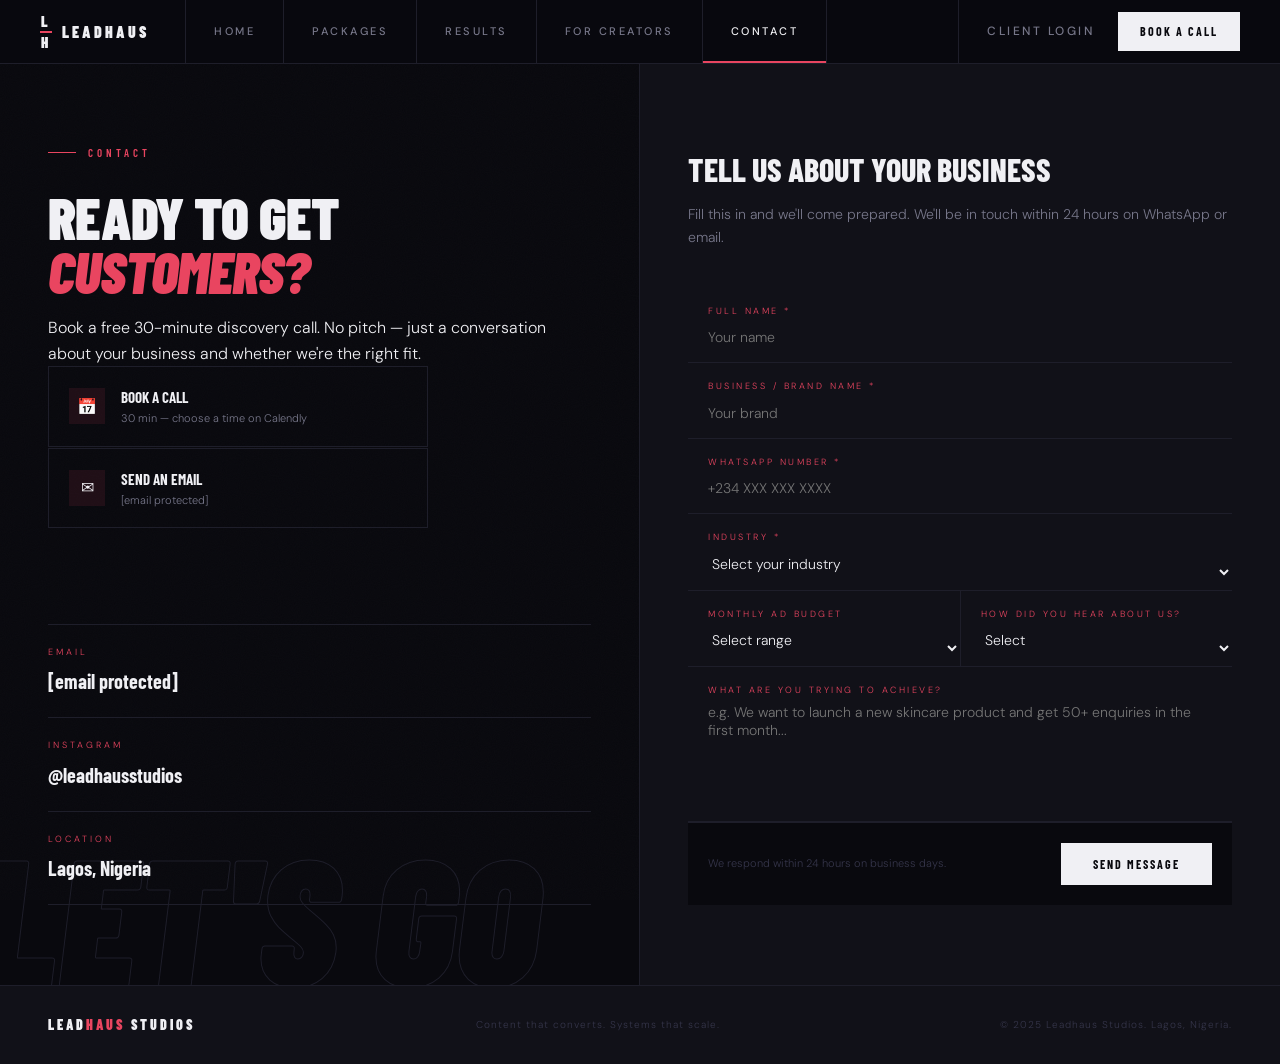
<file: contact.html>
<!DOCTYPE html>
<html lang="en">
<head>
  <!-- Google tag (gtag.js) -->
<script async src="https://www.googletagmanager.com/gtag/js?id=G-HMS3NSDQLC"></script>
<script>
  window.dataLayer = window.dataLayer || [];
  function gtag(){dataLayer.push(arguments);}
  gtag('js', new Date());

  gtag('config', 'G-HMS3NSDQLC');
</script>
<meta charset="UTF-8"/>
<meta name="viewport" content="width=device-width, initial-scale=1.0"/>
<title>Book a Call — Leadhaus Studios</title>
<link rel="preconnect" href="https://fonts.googleapis.com"/>
<link href="https://fonts.googleapis.com/css2?family=Barlow+Condensed:ital,wght@0,300;0,400;0,600;0,700;0,800;0,900;1,700;1,900&family=DM+Sans:ital,wght@0,300;0,400;0,500;1,300&display=swap" rel="stylesheet"/>
<link rel="stylesheet" href="style.css"/>
</head>
<body>
<nav>
  <a href="index.html" class="nav-logo">
    <div class="nlm"><span>L</span><div class="nlr"></div><span>H</span></div>
    LEADHAUS
  </a>
  <ul class="nav-links">
  <li><a href="index.html">Home</a></li>
  <li><a href="packages.html">Packages</a></li>
  <li><a href="results.html">Results</a></li>
  <li><a href="creators.html">For Creators</a></li>
  <li><a href="contact.html" class="active">Contact</a></li>
  </ul>
  <div class="nav-right"><a href="https://portal.leadhausstudios.com/login" class="nav-login">Client Login</a><a href="https://calendly.com/leadhaus/30min" target="_blank" class="nav-cta">Book a Call</a></div>
  <button class="nav-burger" id="burger" aria-label="Menu">
    <span></span><span></span><span></span>
  </button>
</nav>
<ul class="nav-mobile" id="nav-mobile">
  <li><a href="index.html">Home</a></li>
  <li><a href="packages.html">Packages</a></li>
  <li><a href="results.html">Results</a></li>
  <li><a href="creators.html">For Creators</a></li>
  <li><a href="contact.html" class="active">Contact</a></li>
  <li><a href="https://portal.leadhausstudios.com/login">Client Login</a></li>
  <li><a href="https://calendly.com/leadhaus/30min" target="_blank">Book a Call</a></li>
</ul>
<main>
      <div class="ct-wrap">
        <div class="ct-left">
          <div class="ct-ghost">LET'S GO</div>
          <div style="position:relative;z-index:2">
            <div class="sec-label fade-up">Contact</div>
            <h2 class="fade-up d1">Ready To Get<br/><em>Customers?</em></h2>
            <p class="fade-up d2">Book a free 30-minute discovery call. No pitch &mdash; just a conversation about your business and whether we're the right fit.</p>
            <div class="ct-ctas fade-up d3">
              <a href="https://calendly.com/leadhaus/30min" target="_blank" class="ct-cta-row">
                <div class="ct-cta-icon">&#128197;</div>
                <div class="ct-cta-text">
                  <h4>Book a Call</h4>
                  <p>30 min &mdash; choose a time on Calendly</p>
                </div>
              </a>
              <a href="/cdn-cgi/l/email-protection#3e565b5252517e525b5f5a565f4b4d4d4a4b5a57514d105d5153" class="ct-cta-row">
                <div class="ct-cta-icon">&#9993;</div>
                <div class="ct-cta-text">
                  <h4>Send an Email</h4>
                  <p><span class="__cf_email__" data-cfemail="08606d64646748646d696c60697d7b7b7c7d6c61677b266b6765">[email&#160;protected]</span></p>
                </div>
              </a>
            </div>
          </div>
          <div class="ct-details fade-up d3">
            <div class="ct-det-item">
              <div class="dl">Email</div>
              <div class="dv">
                <a href="/cdn-cgi/l/email-protection#4c24292020230c20292d28242d393f3f38392825233f622f2321"><span class="__cf_email__" data-cfemail="771f121b1b18371b1216131f160204040302131e18045914181a">[email&#160;protected]</span></a>
              </div>
            </div>
            <div class="ct-det-item">
              <div class="dl">Instagram</div>
              <div class="dv">
                <a href="https://instagram.com/leadhausstudios" target="_blank">@leadhausstudios</a>
              </div>
            </div>
            <div class="ct-det-item">
              <div class="dl">Location</div>
              <div class="dv">Lagos, Nigeria</div>
            </div>
          </div>
        </div>
        <div class="ct-right">
          <h3 class="fade-up">Tell Us About Your Business</h3>
          <p class="fade-up d1">Fill this in and we'll come prepared. We'll be in touch within 24 hours on WhatsApp or email.</p>
          <form id="ct-form" action="https://formspree.io/f/mwvrrbro" method="POST" class="ct-form fade-up d2">
            <input type="hidden" name="_subject" value="New Client Enquiry — Leadhaus" />
            <div class="ct-f">
              <label>Full Name *</label>
              <input type="text" name="full_name" placeholder="Your name" required />
            </div>
            <div class="ct-f">
              <label>Business / Brand Name *</label>
              <input type="text" name="brand_name" placeholder="Your brand" required />
            </div>
            <div class="ct-f">
              <label>WhatsApp Number *</label>
              <input type="tel" name="whatsapp" placeholder="+234 XXX XXX XXXX" required />
            </div>
            <div class="ct-f">
              <label>Industry *</label>
              <select name="industry" required>
                <option value="">Select your industry</option>
                <option>Skincare / Beauty</option>
                <option>Fashion &amp; Retail</option>
                <option>Food &amp; Restaurants</option>
                <option>Short-lets / Hospitality</option>
                <option>Coaching / Fitness</option>
                <option>Other</option>
              </select>
            </div>
            <div class="ct-type">
              <div class="ct-f">
                <label>Monthly Ad Budget</label>
                <select name="ad_budget">
                  <option value="">Select range</option>
                  <option>Under &#8358;50k</option>
                  <option>&#8358;50k &ndash; &#8358;150k</option>
                  <option>&#8358;150k &ndash; &#8358;300k</option>
                  <option>&#8358;300k+</option>
                  <option>Not sure yet</option>
                </select>
              </div>
              <div class="ct-f">
                <label>How Did You Hear About Us?</label>
                <select name="referral_source">
                  <option value="">Select</option>
                  <option>Instagram</option>
                  <option>TikTok</option>
                  <option>Referral</option>
                  <option>Google</option>
                  <option>Other</option>
                </select>
              </div>
            </div>
            <div class="ct-f">
              <label>What Are You Trying To Achieve?</label>
              <textarea name="goal" placeholder="e.g. We want to launch a new skincare product and get 50+ enquiries in the first month..."></textarea>
            </div>
            <div class="ct-submit-row">
              <span class="ct-small">We respond within 24 hours on business days.</span>
              <button type="submit" class="btn-p">Send Message</button>
            </div>
          </form>
        </div>
      </div>
<footer><div class="fl">Lead<span>haus</span> Studios</div><p>Content that converts. Systems that scale.</p><p>&copy; 2025 Leadhaus Studios. Lagos, Nigeria.</p></footer>
</main>
<script>

const obs=new IntersectionObserver(entries=>{entries.forEach(e=>{if(e.isIntersecting)e.target.classList.add('show');});},{threshold:.1});
document.querySelectorAll('.fade-up').forEach(el=>obs.observe(el));
setTimeout(()=>{document.querySelectorAll('.fade-up').forEach(el=>{if(el.getBoundingClientRect().top<window.innerHeight)el.classList.add('show');});},100);


var burger=document.getElementById('burger'),mob=document.getElementById('nav-mobile');
if(burger){burger.addEventListener('click',function(){burger.classList.toggle('open');mob.classList.toggle('open');});}
if(mob){mob.querySelectorAll('a').forEach(function(a){a.addEventListener('click',function(){burger.classList.remove('open');mob.classList.remove('open');});});}

/* ===== LEADHAUS PORTAL =====
   Sends a copy of this form to the Leadhaus portal (Admin > Leads).
   Runs alongside Formspree and the Google Sheet; a failure here never
   blocks the visitor. */
const PORTAL_LEADS_URL = 'https://portal.leadhausstudios.com/api/leads';
function sendToPortal(formEl){
  try {
    const fd = new FormData(formEl);
    fd.set('form', 'contact');
    fetch(PORTAL_LEADS_URL, { method: 'POST', mode: 'no-cors', keepalive: true, body: fd }).catch(()=>{});
  } catch (e) {}
}
var ctForm=document.getElementById('ct-form');
if(ctForm){ctForm.addEventListener('submit',function(){sendToPortal(ctForm);});}
</script>
</body>
</html>
</file>
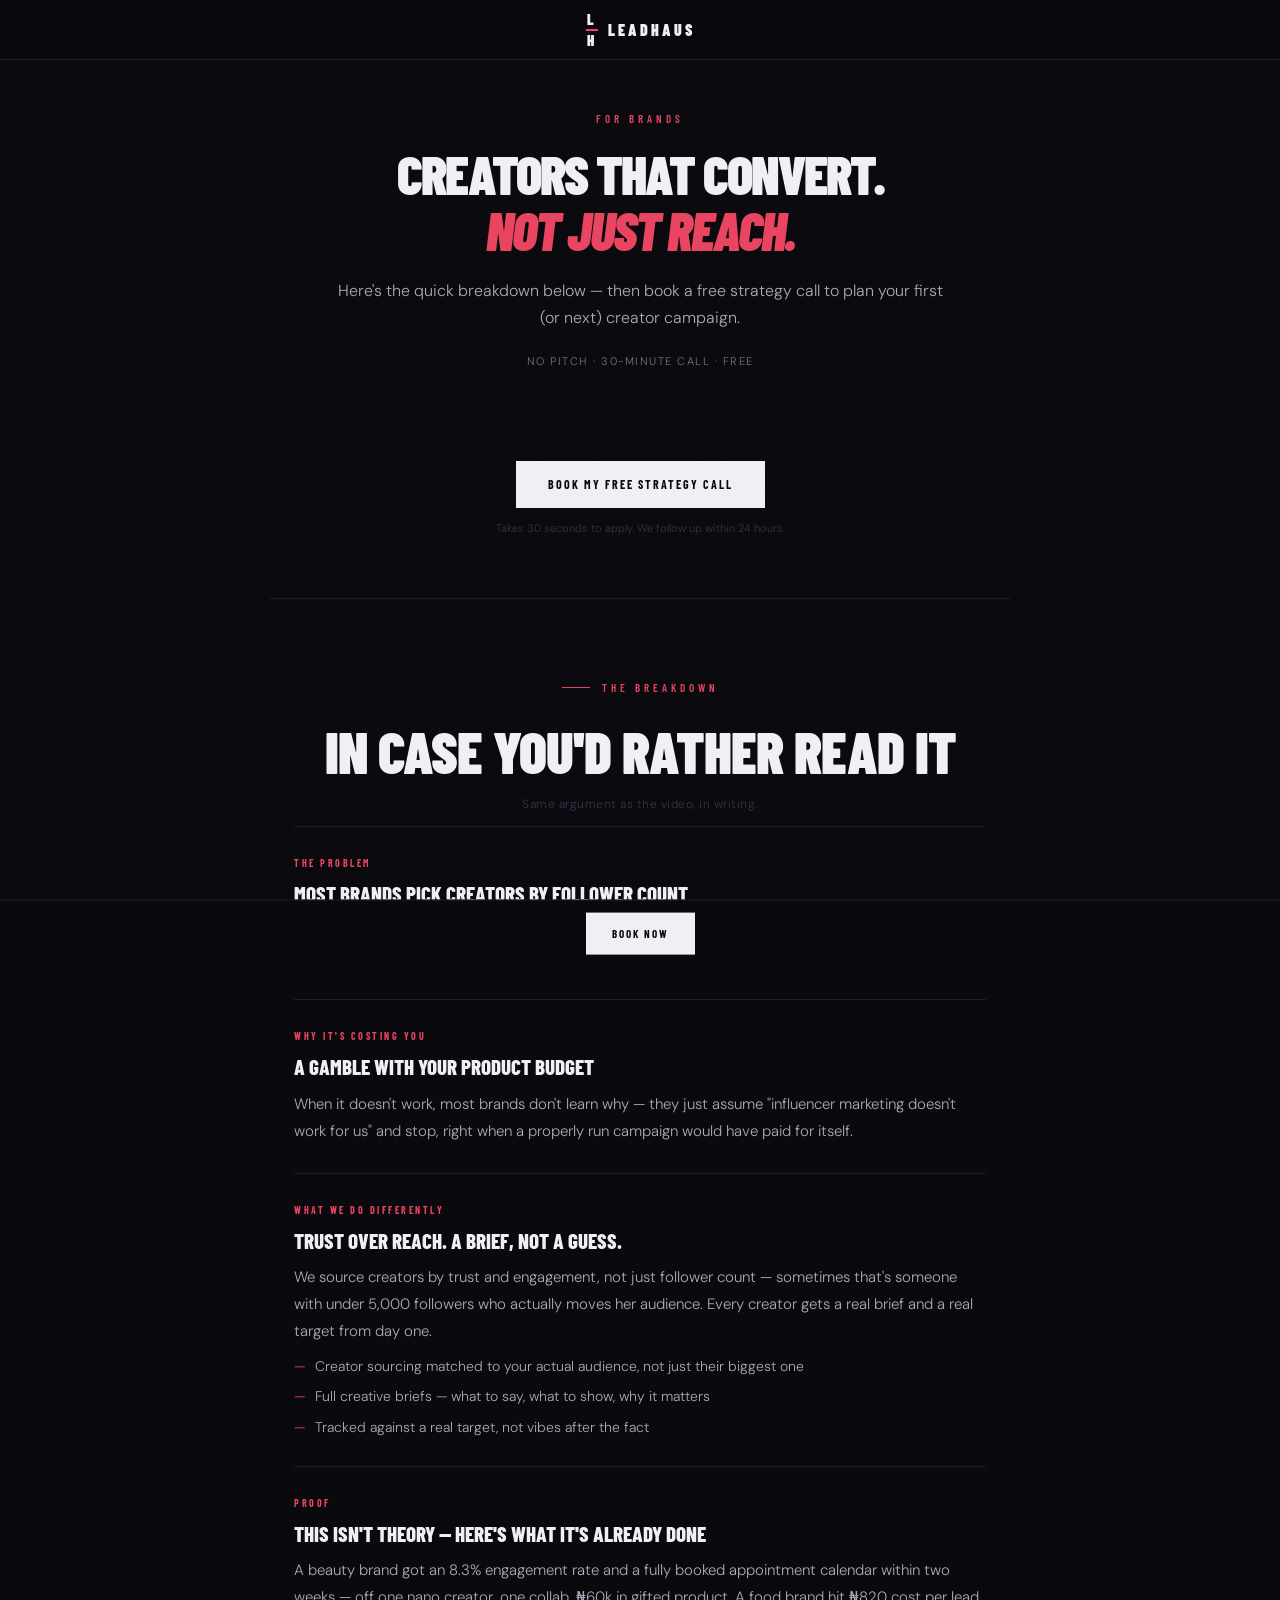
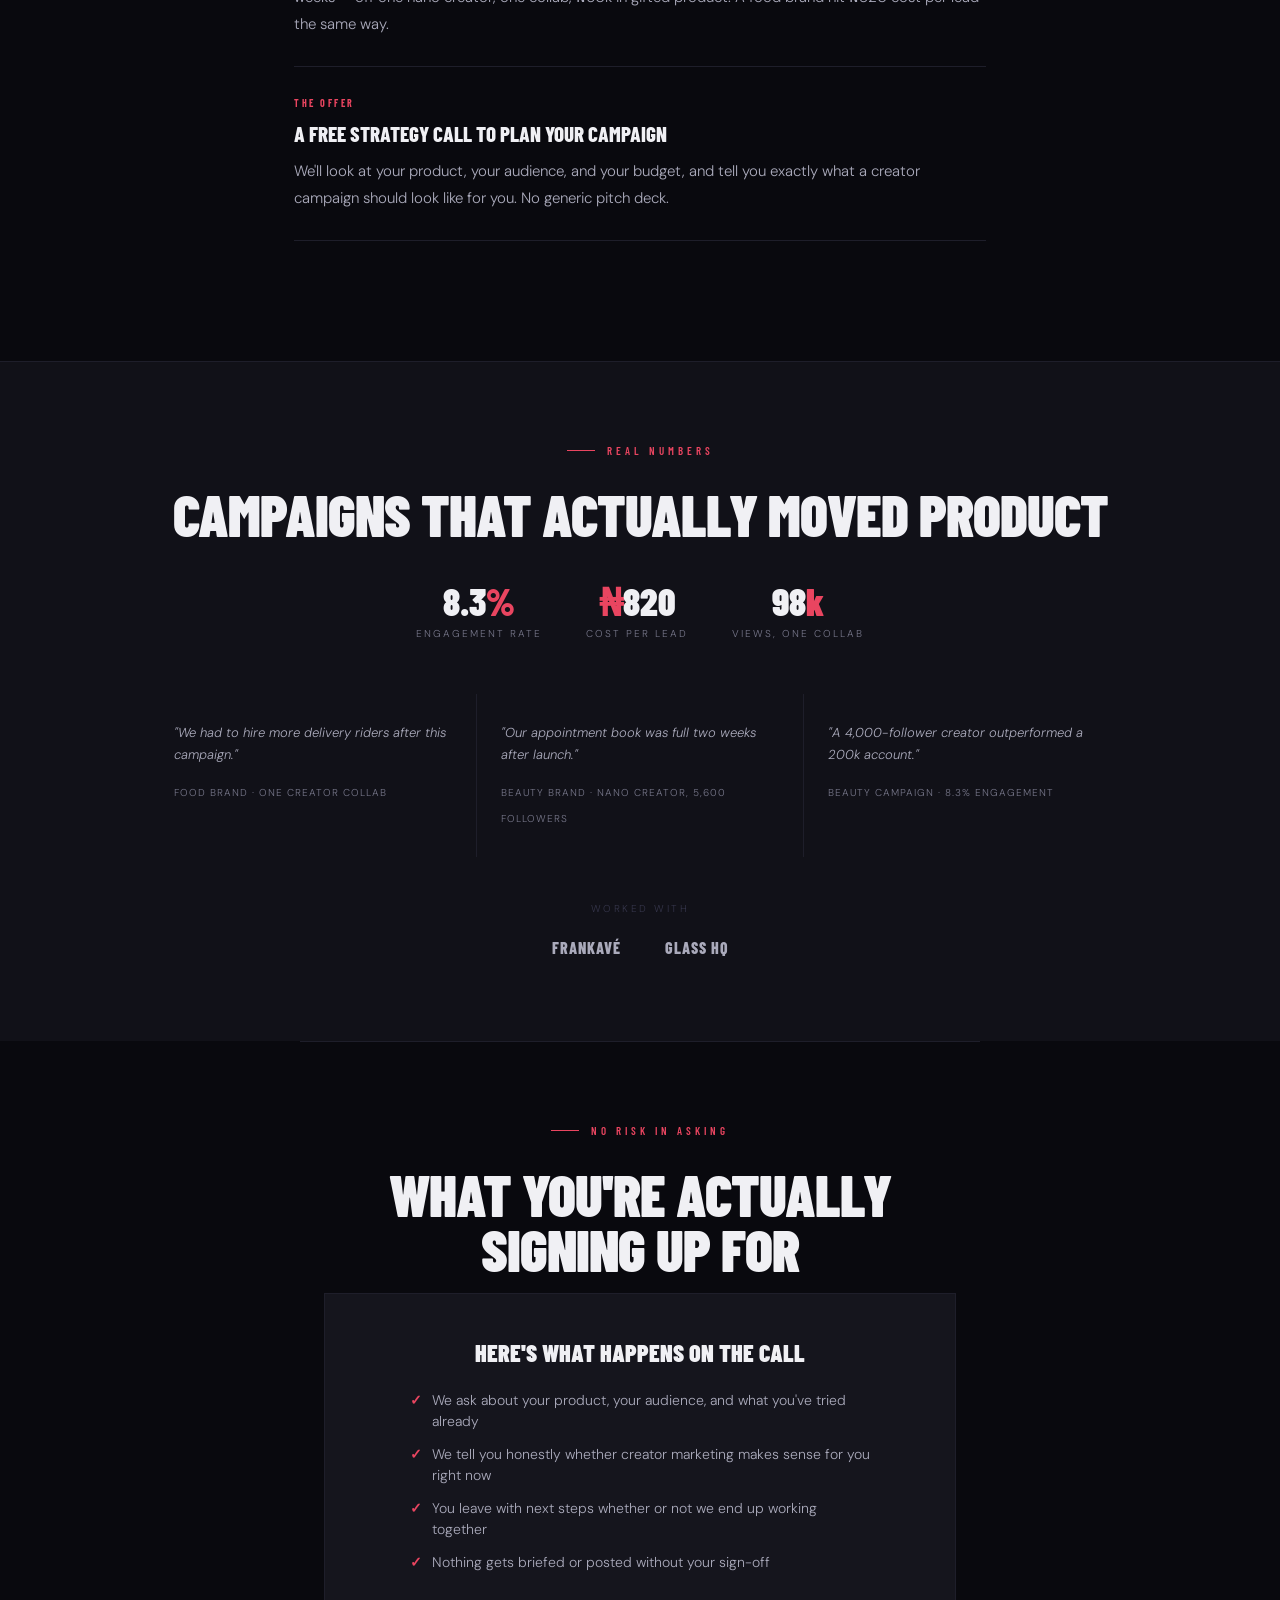
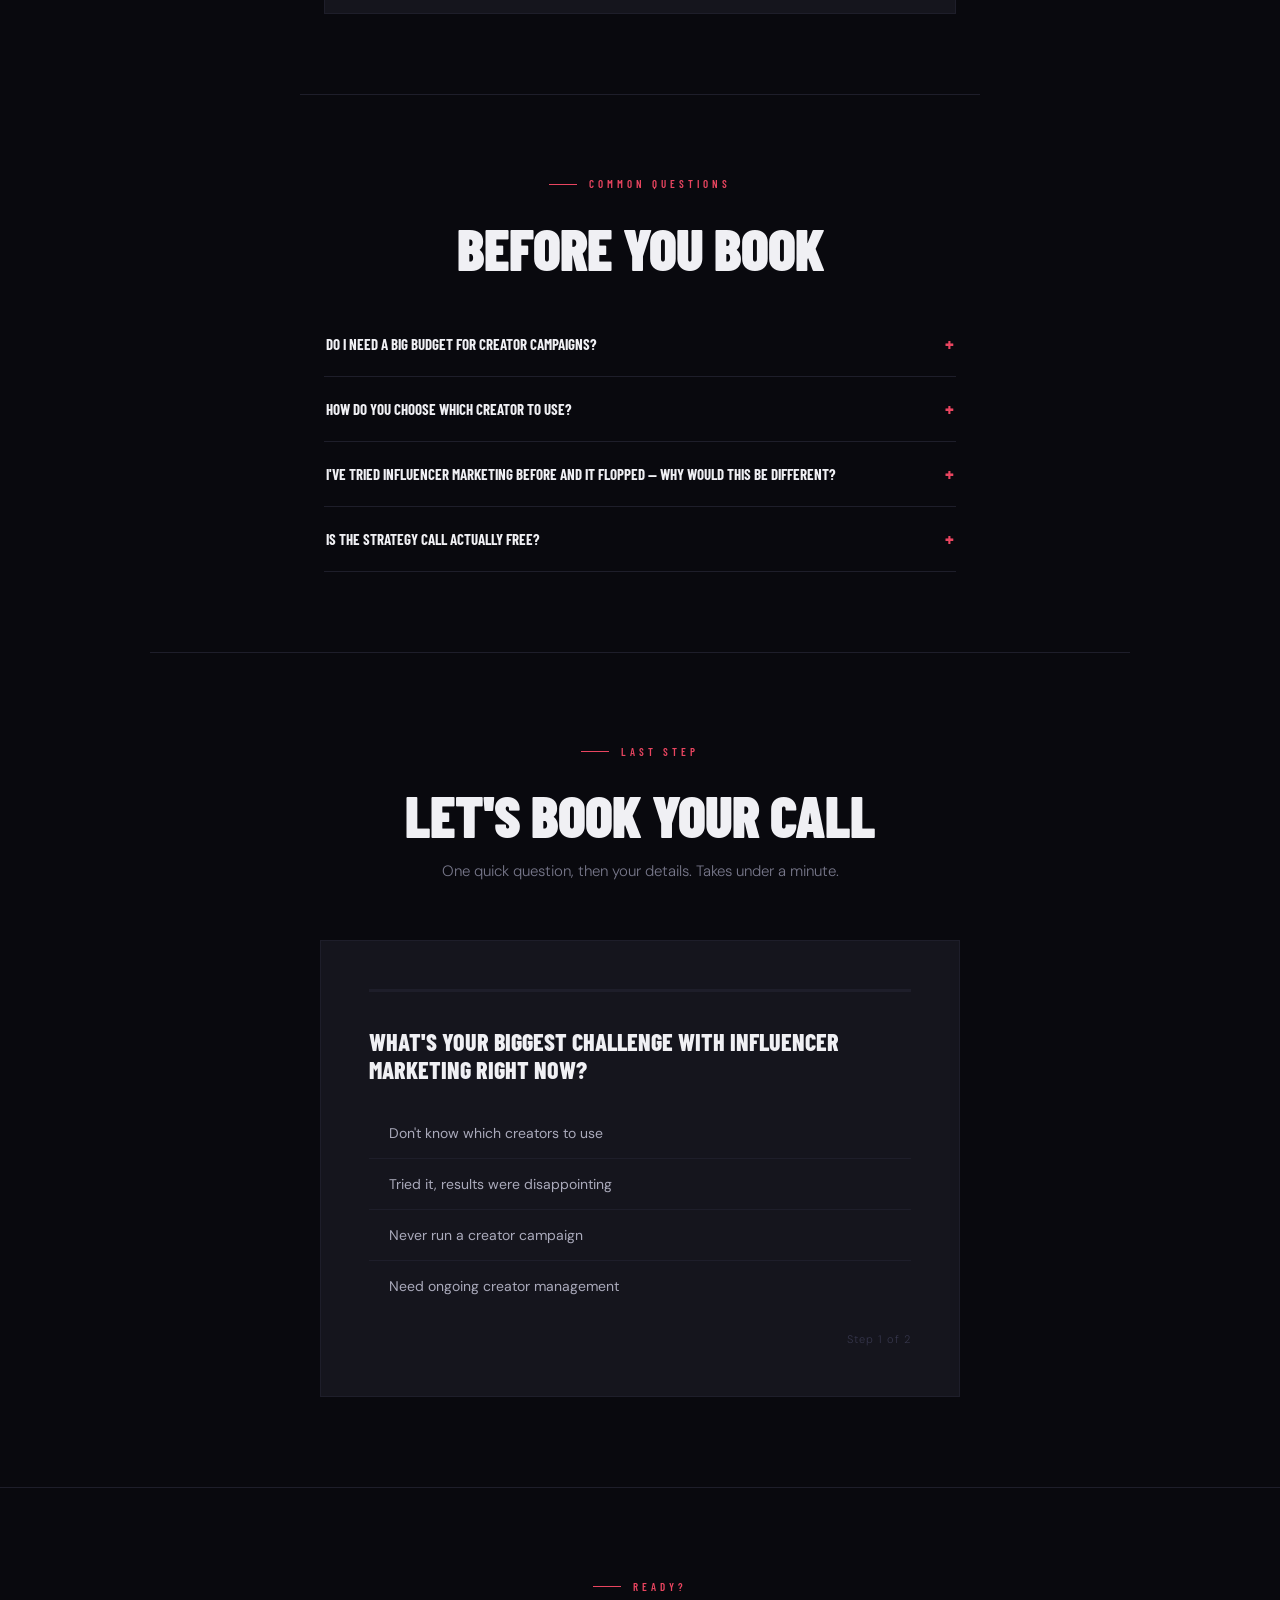
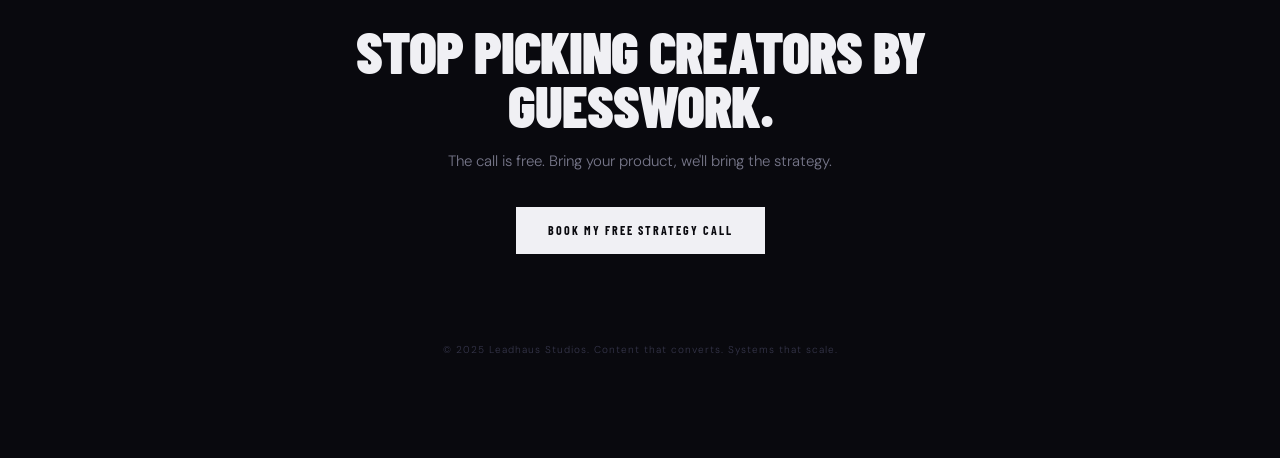
<file: creatorfunnel.html>
<!DOCTYPE html>
<html lang="en">
<head>
  <!-- Google tag (gtag.js) -->
<script async src="https://www.googletagmanager.com/gtag/js?id=G-HMS3NSDQLC"></script>
<script>
  window.dataLayer = window.dataLayer || [];
  function gtag(){dataLayer.push(arguments);}
  gtag('js', new Date());

  gtag('config', 'G-HMS3NSDQLC');
</script>
<meta charset="UTF-8"/>
<meta name="viewport" content="width=device-width, initial-scale=1.0"/>
<title>Creator Campaigns For Brands — Leadhaus Studios</title>
<link rel="preconnect" href="https://fonts.googleapis.com"/>
<link href="https://fonts.googleapis.com/css2?family=Barlow+Condensed:ital,wght@0,300;0,400;0,600;0,700;0,800;0,900;1,700;1,900&family=DM+Sans:ital,wght@0,300;0,400;0,500;1,300&display=swap" rel="stylesheet"/>
<style>
:root{--black:#09090E;--dark:#111118;--card:#15151D;--border:#1E1E2A;--muted:#35354A;--dim:#77778A;--off:#AAAABB;--white:#F0F0F4;--red:#E94560;--fd:'Barlow Condensed',sans-serif;--fb:'DM Sans',sans-serif}
*,*::before,*::after{box-sizing:border-box;margin:0;padding:0}
html{scroll-behavior:smooth}
body{background:var(--black);color:var(--white);font-family:var(--fb);font-weight:300;line-height:1.6;overflow-x:hidden;cursor:pointer;min-height:100vh}
body::before{content:'';position:fixed;inset:0;z-index:0;pointer-events:none;opacity:.022;background-image:url("data:image/svg+xml,%3Csvg viewBox='0 0 200 200' xmlns='http://www.w3.org/2000/svg'%3E%3Cfilter id='n'%3E%3CfeTurbulence type='fractalNoise' baseFrequency='.85' numOctaves='4' stitchTiles='stitch'/%3E%3C/filter%3E%3Crect width='100%25' height='100%25' filter='url(%23n)'/%3E%3C/svg%3E");background-size:180px}

/* NAV */
nav{position:fixed;top:0;left:0;right:0;z-index:200;display:flex;align-items:stretch;border-bottom:1px solid var(--border);background:rgba(9,9,14,.93);backdrop-filter:blur(20px);height:64px;flex-wrap:wrap}
.nav-logo{display:flex;align-items:center;gap:10px;padding:0 36px 0 40px;font-family:var(--fd);font-weight:900;font-size:16px;letter-spacing:3px;text-transform:uppercase;color:var(--white);text-decoration:none;border-right:1px solid var(--border);white-space:nowrap;flex-shrink:0;cursor:pointer}
.nlm{display:flex;flex-direction:column;align-items:center;line-height:1}
.nlm span{font-size:15px}
.nlr{width:12px;height:2px;background:var(--red);margin:2px 0}
.nav-links{display:flex;align-items:stretch;flex:1;list-style:none}
.nav-links li{display:flex}
.nav-links a{display:flex;align-items:center;padding:0 28px;font-size:11px;font-weight:500;letter-spacing:2.5px;text-transform:uppercase;color:var(--dim);text-decoration:none;border-right:1px solid var(--border);transition:color .2s,background .2s;position:relative;cursor:pointer}
.nav-links a::after{content:'';position:absolute;bottom:0;left:0;right:0;height:2px;background:var(--red);transform:scaleX(0);transform-origin:left;transition:transform .25s cubic-bezier(.4,0,0,1)}
.nav-links a:hover{color:var(--white);background:rgba(255,255,255,.025)}
.nav-links a.active{color:var(--white)}
.nav-links a.active::after{transform:scaleX(1)}
.nav-right{display:flex;align-items:center;margin-left:auto;padding:0 40px 0 28px;border-left:1px solid var(--border)}
.nav-cta{font-family:var(--fd);font-weight:700;font-size:12px;letter-spacing:2px;text-transform:uppercase;color:var(--black);background:var(--white);padding:10px 22px;text-decoration:none;transition:background .2s,color .2s;cursor:pointer}
.nav-cta:hover{background:var(--red);color:var(--white)}

/* HAMBURGER */
.nav-burger{display:none;flex-direction:column;justify-content:center;gap:5px;width:44px;height:64px;padding:0 12px;cursor:pointer;background:none;border:none;margin-left:auto;flex-shrink:0}
.nav-burger span{display:block;width:20px;height:2px;background:var(--white);transition:all .25s}
.nav-burger.open span:nth-child(1){transform:translateY(7px) rotate(45deg)}
.nav-burger.open span:nth-child(2){opacity:0}
.nav-burger.open span:nth-child(3){transform:translateY(-7px) rotate(-45deg)}
.nav-mobile{display:none;width:100%;background:rgba(9,9,14,.98);border-top:1px solid var(--border);flex-direction:column;list-style:none}
.nav-mobile.open{display:flex}
.nav-mobile li a{display:block;padding:16px 24px;font-size:12px;font-weight:500;letter-spacing:2.5px;text-transform:uppercase;color:var(--dim);text-decoration:none;border-bottom:1px solid var(--border);transition:color .2s,background .2s}
.nav-mobile li a:hover,.nav-mobile li a.active{color:var(--white);background:rgba(255,255,255,.025)}
.nav-mobile li:last-child a{color:var(--black);background:var(--white);font-family:var(--fd);font-weight:700;letter-spacing:2px}
.nav-mobile li:last-child a:hover{background:var(--red);color:var(--white)}

/* PAGES */
main{display:block;min-height:100vh;padding-top:64px;animation:fadeIn .35s ease forwards}
@keyframes fadeIn{from{opacity:0;transform:translateY(8px)}to{opacity:1;transform:translateY(0)}}

/* SHARED */
.sec-label{font-family:var(--fd);font-size:11px;font-weight:600;letter-spacing:4px;text-transform:uppercase;color:var(--red);display:flex;align-items:center;gap:12px;margin-bottom:28px}
.sec-label::before{content:'';width:28px;height:1px;background:var(--red)}
.btn-p{font-family:var(--fd);font-weight:700;font-size:12px;letter-spacing:2px;text-transform:uppercase;color:var(--black);background:var(--white);padding:14px 32px;text-decoration:none;display:inline-block;border:none;cursor:pointer;transition:background .25s,color .25s}
.btn-p:hover{background:var(--red);color:var(--white)}
.btn-g{font-family:var(--fd);font-weight:600;font-size:11px;letter-spacing:2px;text-transform:uppercase;color:var(--dim);text-decoration:none;display:inline-flex;align-items:center;gap:8px;border:none;background:none;cursor:pointer;transition:color .2s}
.btn-g:hover{color:var(--white)}
.btn-g::after{content:'→';font-size:14px}
.fade-up{opacity:0;transform:translateY(28px);transition:opacity .65s ease,transform .65s ease}
.fade-up.show{opacity:1;transform:translateY(0)}
.d1{transition-delay:.1s}.d2{transition-delay:.2s}.d3{transition-delay:.3s}.d4{transition-delay:.4s}
h2{font-family:var(--fd);font-size:clamp(36px,4.5vw,60px);font-weight:900;line-height:.95;text-transform:uppercase;letter-spacing:-1px;margin-bottom:16px}
h2 em{color:var(--red);font-style:italic}
footer{background:var(--dark);padding:28px 48px;border-top:1px solid var(--border);display:flex;justify-content:space-between;align-items:center}
.fl{font-family:var(--fd);font-size:14px;font-weight:900;letter-spacing:3px;text-transform:uppercase}
.fl span{color:var(--red)}
footer p{font-size:10px;color:var(--muted);letter-spacing:1px}

/* HOME HERO */
.hero{min-height:calc(100vh - 64px);display:flex;flex-direction:column;justify-content:flex-end;padding:0 48px 80px;position:relative;overflow:hidden}
.hero-ghost{position:absolute;top:50%;left:50%;transform:translate(-50%,-50%);font-family:var(--fd);font-size:clamp(100px,17vw,240px);font-weight:900;font-style:italic;letter-spacing:-4px;color:transparent;-webkit-text-stroke:1px var(--border);white-space:nowrap;pointer-events:none;user-select:none}
.hero-line{position:absolute;top:0;bottom:0;width:1px;background:var(--border)}
.hero-content{position:relative;z-index:2;max-width:900px}
.hero-eye{font-family:var(--fd);font-size:11px;font-weight:600;letter-spacing:5px;text-transform:uppercase;color:var(--dim);display:flex;align-items:center;gap:14px;margin-bottom:18px}
.hero-eye::before{content:'';width:44px;height:1px;background:var(--red)}
h1{font-family:var(--fd);font-size:clamp(56px,8.5vw,118px);font-weight:900;line-height:.92;letter-spacing:-2px;text-transform:uppercase;margin-bottom:28px}
h1 em{font-style:italic;color:var(--red)}
.hero-sub{font-size:17px;font-weight:300;color:var(--off);max-width:500px;line-height:1.75;margin-bottom:40px}
.hero-acts{display:flex;gap:16px;align-items:center;flex-wrap:wrap}
.hero-nums{position:absolute;right:48px;bottom:80px;display:flex;flex-direction:column;gap:28px;z-index:2}
.hnum{text-align:right}
.hnum-n{font-family:var(--fd);font-size:44px;font-weight:900;line-height:1}
.hnum-n span{color:var(--red)}
.hnum-l{font-size:10px;letter-spacing:2px;text-transform:uppercase;color:var(--dim);margin-top:3px}

/* TICKER */
.ticker-w{border-top:1px solid var(--border);border-bottom:1px solid var(--border);padding:13px 0;overflow:hidden;background:var(--dark)}
.ticker{display:flex;animation:tick 22s linear infinite;white-space:nowrap}
.tick-i{font-family:var(--fd);font-size:12px;font-weight:700;letter-spacing:3px;text-transform:uppercase;color:var(--dim);padding:0 24px;flex-shrink:0}
.tick-i span{color:var(--red);margin:0 8px}
@keyframes tick{from{transform:translateX(0)}to{transform:translateX(-50%)}}

/* PAIN POINTS */
.pain{padding:110px 48px;border-top:1px solid var(--border);background:var(--dark)}
.pain-hd{margin-bottom:56px;max-width:640px}
.pain-hd p{font-size:15px;color:var(--dim);line-height:1.7;margin-top:12px}
.pain-g{display:grid;grid-template-columns:repeat(3,1fr);gap:1px;background:var(--border)}
.pain-c{background:var(--dark);padding:32px 28px;transition:background .2s}
.pain-c:hover{background:var(--card)}
.pain-c h4{font-family:var(--fd);font-size:19px;font-weight:800;text-transform:uppercase;margin-bottom:10px;line-height:1.15}
.pain-c p{font-size:13px;color:var(--dim);line-height:1.7}

/* QUALIFIER */
.qual{padding:110px 48px;border-top:1px solid var(--border)}
.qual-hd{max-width:600px}
.qual-hd p{font-size:15px;color:var(--dim);line-height:1.7;margin-top:12px;margin-bottom:44px}
.qual-list{list-style:none;display:flex;flex-direction:column;max-width:640px;margin-bottom:36px}
.qual-list li{display:flex;gap:14px;align-items:flex-start;padding:16px 0;border-bottom:1px solid var(--border);font-size:15px;color:var(--off)}
.qual-list li::before{content:'✓';color:var(--red);font-family:var(--fd);font-weight:900;font-size:16px}

/* FINAL CTA */
.fin-cta{padding:110px 48px;text-align:center;border-top:1px solid var(--border);background:var(--dark)}
.fin-cta h2{max-width:700px;margin:0 auto 16px}
.fin-cta p{font-size:15px;color:var(--dim);max-width:480px;margin:0 auto 32px;line-height:1.7}
.fin-cta .sec-note{font-size:12px;color:var(--muted);margin-top:18px}

/* WHAT WE DO */
.what{padding:110px 48px;border-top:1px solid var(--border)}
.what-g{display:grid;grid-template-columns:1fr 1fr;gap:72px;align-items:start}
.what-g p{font-size:15px;color:var(--off);line-height:1.8;margin-bottom:14px}
.svcs{margin-top:44px}
.svc{display:flex;gap:22px;align-items:flex-start;padding:22px 0;border-bottom:1px solid var(--border)}
.svc-n{font-family:var(--fd);font-size:11px;font-weight:600;letter-spacing:2px;color:var(--red);padding-top:3px;min-width:26px}
.svc-b h4{font-family:var(--fd);font-size:20px;font-weight:700;text-transform:uppercase;margin-bottom:5px}
.svc-b p{font-size:13px;color:var(--dim);line-height:1.7}
.stmt{border:1px solid var(--border);padding:36px;position:relative}
.stmt::before{content:'';position:absolute;top:-1px;left:0;width:56px;height:2px;background:var(--red)}
.stmt blockquote{font-family:var(--fd);font-size:26px;font-weight:700;font-style:italic;line-height:1.3;color:var(--white);margin-bottom:18px}
.stmt blockquote em{color:var(--red);font-style:normal}
.stmt cite{font-size:10px;letter-spacing:2px;text-transform:uppercase;color:var(--dim);font-style:normal}
.vs{margin-top:28px;border-top:1px solid var(--border);padding-top:24px}
.vs p{font-size:10px;letter-spacing:2px;text-transform:uppercase;color:var(--dim);margin-bottom:12px}
.vs-row{display:flex;justify-content:space-between;padding:9px 0;border-bottom:1px solid var(--border);font-size:12px}
.vs-row .no{color:var(--muted);text-decoration:line-through}
.vs-row .yes{color:var(--white);font-weight:500}

/* INDUSTRIES */
.inds{padding:110px 48px;background:var(--dark);border-top:1px solid var(--border)}
.inds-hd{margin-bottom:56px;max-width:560px}
.inds-hd p{font-size:15px;color:var(--dim);line-height:1.7}
.ind-g{display:grid;grid-template-columns:repeat(5,1fr);gap:1px;background:var(--border)}
.ind-c{background:var(--dark);padding:36px 28px;position:relative;overflow:hidden;transition:background .25s}
.ind-c::after{content:'';position:absolute;bottom:0;left:0;right:0;height:2px;background:var(--red);transform:scaleX(0);transform-origin:left;transition:transform .3s}
.ind-c:hover{background:var(--card)}
.ind-c:hover::after{transform:scaleX(1)}
.ind-icon{font-size:26px;margin-bottom:18px;display:block}
.ind-c h3{font-family:var(--fd);font-size:20px;font-weight:800;text-transform:uppercase;margin-bottom:10px}
.ind-c p{font-size:12px;color:var(--dim);line-height:1.7}
.ind-tag{margin-top:16px;font-size:9px;letter-spacing:2px;text-transform:uppercase;color:var(--red)}

/* PROCESS */
.proc{padding:110px 48px;border-top:1px solid var(--border)}
.proc-hd{margin-bottom:72px}
.proc-hd h2{max-width:620px}
.step{display:grid;grid-template-columns:72px 1fr 220px;align-items:stretch;border-top:1px solid var(--border);transition:background .2s}
.step:last-child{border-bottom:1px solid var(--border)}
.step:hover{background:var(--card)}
.sn{font-family:var(--fd);font-size:44px;font-weight:900;color:var(--border);padding:28px 0;line-height:1;align-self:center;transition:color .3s}
.step:hover .sn{color:var(--red)}
.sc{padding:28px 36px;border-left:1px solid var(--border)}
.sc h4{font-family:var(--fd);font-size:22px;font-weight:800;text-transform:uppercase;margin-bottom:8px}
.sc p{font-size:13px;color:var(--dim);line-height:1.7}
.sd{padding:28px 32px;border-left:1px solid var(--border);display:flex;flex-direction:column;justify-content:center;gap:6px}
.sd .st{font-size:9px;letter-spacing:2px;text-transform:uppercase;color:var(--red)}
.sd .sn2{font-size:13px;color:var(--off)}

/* TEAM */
.team-sec{padding:110px 48px;background:var(--dark);border-top:1px solid var(--border)}
.team-g{display:grid;grid-template-columns:repeat(3,1fr);gap:1px;background:var(--border);margin-top:56px}
.tm{background:var(--dark);padding:36px 28px;position:relative;overflow:hidden;transition:background .2s}
.tm::after{content:'';position:absolute;bottom:0;left:0;right:0;height:2px;background:var(--red);transform:scaleX(0);transform-origin:left;transition:transform .3s}
.tm:hover{background:var(--card)}
.tm:hover::after{transform:scaleX(1)}
.tm-role{font-size:9px;letter-spacing:2.5px;text-transform:uppercase;color:var(--red);margin-bottom:14px}
.tm-name{font-family:var(--fd);font-size:28px;font-weight:900;text-transform:uppercase;letter-spacing:-.5px;margin-bottom:12px}
.tm-desc{font-size:13px;color:var(--dim);line-height:1.7}

/* RESULTS */
.res-hero{padding:90px 48px 60px;border-bottom:1px solid var(--border)}
.res-hero p{font-size:16px;color:var(--dim);max-width:520px;line-height:1.7}
.stats-bar{display:grid;grid-template-columns:repeat(4,1fr);gap:1px;background:var(--border);border-bottom:1px solid var(--border)}
.stat-box{background:var(--dark);padding:36px 32px}
.sbl{font-size:10px;letter-spacing:2.5px;text-transform:uppercase;color:var(--dim);margin-bottom:10px}
.sbn{font-family:var(--fd);font-size:clamp(36px,4vw,52px);font-weight:900;line-height:1}
.sbn span{color:var(--red)}
.sbsub{font-size:11px;color:var(--muted);margin-top:6px}
.cases{padding:80px 48px}
.cases-hd{font-family:var(--fd);font-size:14px;font-weight:600;letter-spacing:3px;text-transform:uppercase;color:var(--dim);margin-bottom:32px;padding-bottom:16px;border-bottom:1px solid var(--border)}
.case-g{display:flex;flex-direction:column;gap:1px;background:var(--border);margin-bottom:48px}
.case{background:var(--dark);display:grid;grid-template-columns:260px 1fr 1fr 1fr;align-items:stretch;gap:1px;background:var(--border)}
.case:hover .case-left{background:var(--card)}
.case-left{background:var(--dark);padding:36px 32px}
.case-tag{font-size:9px;letter-spacing:2.5px;text-transform:uppercase;color:var(--red);margin-bottom:12px}
.case-brand{font-family:var(--fd);font-size:22px;font-weight:900;text-transform:uppercase;margin-bottom:6px}
.case-niche{font-size:12px;color:var(--dim)}
.case-meta{font-size:10px;color:var(--muted);margin-top:8px}
.case-m{background:var(--dark);padding:36px 32px}
.case-ml{font-size:9px;letter-spacing:2px;text-transform:uppercase;color:var(--dim);margin-bottom:8px}
.case-mv{font-family:var(--fd);font-size:28px;font-weight:900}
.case-mv span{color:var(--red)}
.case-ms{font-size:11px;color:var(--muted);margin-top:4px}
.case-quote{font-size:13px;color:var(--off);line-height:1.6;font-style:italic;margin-top:6px}
.coming{background:var(--card);border:1px dashed var(--muted);padding:56px 48px;text-align:center}
.coming strong{color:var(--dim);display:block;font-family:var(--fd);font-size:22px;font-weight:900;text-transform:uppercase;letter-spacing:1px;margin-bottom:8px}
.coming p{font-size:13px;color:var(--muted);line-height:1.7;max-width:420px;margin:0 auto 24px}
.res-cta{padding:60px 48px;text-align:center;border-top:1px solid var(--border)}
.res-cta h3{font-family:var(--fd);font-size:clamp(28px,3vw,44px);font-weight:900;text-transform:uppercase;margin-bottom:10px}
.res-cta p{font-size:14px;color:var(--dim);margin-bottom:28px}

/* PACKAGES */
.pkg-hero{padding:90px 48px 60px;border-bottom:1px solid var(--border)}
.pkg-note{font-size:11px;color:var(--muted);margin-top:10px}
.pkgs{padding:0 48px 80px}
.pkg-g{display:grid;grid-template-columns:repeat(3,1fr);gap:1px;background:var(--border);margin-top:1px}
.pkg{background:var(--dark);padding:44px 36px;transition:background .2s}
.pkg:hover{background:var(--card)}
.pkg.feat{background:var(--red)}
.pkg.feat:hover{background:#d03b52}
.pkg-tag{font-size:9px;letter-spacing:2.5px;text-transform:uppercase;color:var(--dim);margin-bottom:20px}
.pkg.feat .pkg-tag{color:rgba(255,255,255,.6)}
.pkg-name{font-family:var(--fd);font-size:32px;font-weight:900;text-transform:uppercase;margin-bottom:4px}
.pkg-price{font-family:var(--fd);font-size:48px;font-weight:900;line-height:1;margin-bottom:4px}
.pkg-mo{font-size:13px;color:var(--dim);margin-bottom:36px}
.pkg.feat .pkg-mo{color:rgba(255,255,255,.65)}
.pkg-list{list-style:none;display:flex;flex-direction:column;gap:10px}
.pkg-list li{font-size:14px;color:var(--off);display:flex;gap:10px;align-items:flex-start}
.pkg.feat .pkg-list li{color:rgba(255,255,255,.85)}
.pkg-list li::before{content:'—';color:var(--red);font-size:12px;margin-top:3px;flex-shrink:0}
.pkg.feat .pkg-list li::before{color:rgba(255,255,255,.5)}
.lr-strip{background:var(--card);border:1px solid var(--border);padding:44px;display:grid;grid-template-columns:1fr auto;gap:48px;align-items:center;margin-top:1px}
.lr-tag{font-size:9px;letter-spacing:2.5px;text-transform:uppercase;color:var(--red);margin-bottom:16px}
.lr-title{font-family:var(--fd);font-size:28px;font-weight:900;text-transform:uppercase;margin-bottom:10px}
.lr-desc{font-size:14px;color:var(--dim);max-width:560px;line-height:1.7}
.lr-right{text-align:right;white-space:nowrap}
.lr-price{font-family:var(--fd);font-size:42px;font-weight:900;display:block;margin-bottom:4px}
.lr-note{font-size:11px;color:var(--muted)}
.addons{padding:0 48px 100px}
.addons h3{font-family:var(--fd);font-size:32px;font-weight:900;text-transform:uppercase;margin-bottom:32px;padding-top:56px;border-top:1px solid var(--border)}
.addon-g{display:flex;flex-direction:column}
.addon{display:grid;grid-template-columns:220px 1fr 140px;border-top:1px solid var(--border);padding:18px 0;align-items:center;gap:24px}
.addon:last-child{border-bottom:1px solid var(--border)}
.addon-n{font-family:var(--fd);font-size:15px;font-weight:700;text-transform:uppercase}
.addon-d{font-size:13px;color:var(--dim);line-height:1.5}
.addon-p{font-family:var(--fd);font-size:17px;font-weight:700;text-align:right}

/* CREATORS */
.cr-hero{padding:90px 48px 0;position:relative;overflow:hidden;border-bottom:1px solid var(--border)}
.cr-ghost{position:absolute;top:0;right:-40px;font-family:var(--fd);font-size:clamp(120px,16vw,200px);font-weight:900;font-style:italic;letter-spacing:-4px;color:transparent;-webkit-text-stroke:1px var(--border);white-space:nowrap;pointer-events:none;user-select:none;line-height:1}
.cr-content{position:relative;z-index:2;max-width:700px;padding-bottom:72px}
.cr-content p{font-size:17px;color:var(--off);line-height:1.75;max-width:500px;margin-bottom:36px}
.cr-who{padding:80px 48px;border-bottom:1px solid var(--border);background:var(--dark)}
.cr-who-sub{font-size:15px;color:var(--dim);max-width:520px;line-height:1.7;margin-bottom:48px}
.cr-who-g{display:grid;grid-template-columns:repeat(4,1fr);gap:1px;background:var(--border)}
.cr-who-c{background:var(--dark);padding:36px 32px;transition:background .2s}
.cr-who-c:hover{background:var(--card)}
.cr-who-c .icon{font-size:28px;margin-bottom:16px;display:block}
.cr-who-c h4{font-family:var(--fd);font-size:20px;font-weight:700;text-transform:uppercase;margin-bottom:8px}
.cr-who-c p{font-size:13px;color:var(--dim);line-height:1.7}
.cr-why{padding:80px 48px;border-bottom:1px solid var(--border)}
.cr-why h3{font-family:var(--fd);font-size:clamp(36px,3.5vw,54px);font-weight:900;line-height:.95;text-transform:uppercase;margin-bottom:48px}
.cr-benefits{display:flex;flex-direction:column}
.cr-ben{display:grid;grid-template-columns:64px 1fr 200px;align-items:center;border-top:1px solid var(--border);padding:24px 0;transition:all .2s;gap:24px}
.cr-ben:last-child{border-bottom:1px solid var(--border)}
.cr-ben:hover{background:var(--card);padding:24px 16px;margin:0 -16px}
.cr-ben .cb-i{font-size:28px}
.cr-ben h4{font-family:var(--fd);font-size:22px;font-weight:700;text-transform:uppercase;margin-bottom:4px}
.cr-ben p{font-size:13px;color:var(--dim);line-height:1.6}
.cb-tag{font-size:9px;letter-spacing:2px;text-transform:uppercase;color:var(--red);text-align:right}
.cr-niches{padding:80px 48px;background:var(--dark);border-bottom:1px solid var(--border)}
.niche-g{display:grid;grid-template-columns:repeat(4,1fr);gap:1px;background:var(--border);margin-top:40px}
.niche-c{background:var(--dark);padding:32px 26px;position:relative;overflow:hidden;transition:background .2s}
.niche-c:hover{background:var(--card)}
.niche-c::before{content:'';position:absolute;left:0;top:0;bottom:0;width:2px;background:var(--red)}
.niche-c .ni{font-size:24px;margin-bottom:14px;display:block}
.niche-c h4{font-family:var(--fd);font-size:18px;font-weight:800;text-transform:uppercase;margin-bottom:8px}
.niche-c p{font-size:12px;color:var(--dim);line-height:1.6}
.cr-form{padding:80px 48px;border-top:1px solid var(--border)}
.cr-form-grid{display:grid;grid-template-columns:1fr 1fr;gap:1px;background:var(--border);max-width:760px}
.cr-field{background:var(--dark);padding:0}
.cr-field label{display:block;font-size:9px;letter-spacing:2.5px;text-transform:uppercase;color:var(--red);padding:16px 20px 6px}
.cr-field input,.cr-field select,.cr-field textarea{width:100%;background:transparent;border:none;outline:none;color:var(--white);font-family:var(--fb);font-size:14px;font-weight:300;padding:0 20px 16px;cursor:pointer}
.cr-field select option{background:var(--dark);color:var(--white)}
.cr-field textarea{resize:none;height:90px;cursor:text}
.cr-field input{cursor:text}
.cr-field.full{grid-column:1/-1}
.cr-submit{margin-top:1px;background:var(--border);padding:20px;grid-column:1/-1;display:flex;align-items:center;justify-content:space-between}
.cr-note{font-size:11px;color:var(--dim)}
.cr-submit-btn{font-family:var(--fd);font-weight:700;font-size:12px;letter-spacing:2.5px;text-transform:uppercase;color:var(--black);background:var(--white);padding:13px 28px;border:none;cursor:pointer;transition:background .2s,color .2s}
.cr-submit-btn:hover{background:var(--red);color:var(--white)}

/* FUNNEL LANDING PAGE */
.fn-nav{position:fixed;top:0;left:0;right:0;z-index:200;display:flex;align-items:center;justify-content:space-between;padding:0 40px;height:64px;border-bottom:1px solid var(--border);background:rgba(9,9,14,.93);backdrop-filter:blur(20px)}
.fn-nav .nav-logo{border:none;padding:0}
.fn-trust{font-size:10px;letter-spacing:2px;text-transform:uppercase;color:var(--dim);display:flex;align-items:center;gap:8px}
.fn-hero{min-height:100vh;display:flex;flex-direction:column;justify-content:center;align-items:center;text-align:center;padding:140px 24px 80px;position:relative;overflow:hidden}
.fn-hero .hero-ghost{position:absolute;top:50%;left:50%;transform:translate(-50%,-50%);font-family:var(--fd);font-size:clamp(100px,17vw,240px);font-weight:900;font-style:italic;letter-spacing:-4px;color:transparent;-webkit-text-stroke:1px var(--border);white-space:nowrap;pointer-events:none;user-select:none}
.fn-hero-content{position:relative;z-index:2;max-width:760px}
.fn-eye{font-family:var(--fd);font-size:11px;font-weight:600;letter-spacing:5px;text-transform:uppercase;color:var(--red);margin-bottom:20px}
.fn-hero h1{font-size:clamp(42px,7vw,84px);margin-bottom:22px}
.fn-hero-sub{font-size:17px;color:var(--off);max-width:560px;margin:0 auto 36px;line-height:1.75}
.fn-nums{display:flex;gap:44px;justify-content:center;margin-top:56px;flex-wrap:wrap}
.fn-num{text-align:center}
.fn-num-n{font-family:var(--fd);font-size:38px;font-weight:900;line-height:1}
.fn-num-n span{color:var(--red)}
.fn-num-l{font-size:10px;letter-spacing:2px;text-transform:uppercase;color:var(--dim);margin-top:6px}
.fn-sec{padding:90px 24px;border-top:1px solid var(--border);max-width:980px;margin:0 auto}
.fn-sec.wide{max-width:none}
.fn-sec-hd{text-align:center;margin-bottom:56px}
.fn-sec-hd p{font-size:15px;color:var(--dim);max-width:520px;margin:14px auto 0;line-height:1.7}
.fn-pain-g{display:grid;grid-template-columns:repeat(3,1fr);gap:1px;background:var(--border);max-width:980px;margin:0 auto}
.fn-pain-c{background:var(--dark);padding:30px 26px}
.fn-pain-c h4{font-family:var(--fd);font-size:17px;font-weight:800;text-transform:uppercase;margin-bottom:8px;line-height:1.2}
.fn-pain-c p{font-size:12px;color:var(--dim);line-height:1.65}
.fn-offer-g{display:grid;grid-template-columns:1fr 1fr;gap:1px;background:var(--border)}
.fn-offer{background:var(--dark);padding:40px 34px}
.fn-offer h4{font-family:var(--fd);font-size:24px;font-weight:900;text-transform:uppercase;margin-bottom:10px}
.fn-offer p{font-size:13px;color:var(--dim);line-height:1.7;margin-bottom:18px}
.fn-offer ul{list-style:none;display:flex;flex-direction:column;gap:8px}
.fn-offer ul li{font-size:13px;color:var(--off);display:flex;gap:8px}
.fn-offer ul li::before{content:'—';color:var(--red)}
.fn-steps{display:flex;flex-direction:column}
.fn-step{display:grid;grid-template-columns:56px 1fr;gap:20px;padding:22px 0;border-top:1px solid var(--border)}
.fn-step:last-child{border-bottom:1px solid var(--border)}
.fn-step-n{font-family:var(--fd);font-size:32px;font-weight:900;color:var(--red)}
.fn-step h4{font-family:var(--fd);font-size:18px;font-weight:800;text-transform:uppercase;margin-bottom:4px}
.fn-step p{font-size:13px;color:var(--dim);line-height:1.6}
.fn-form-wrap{background:var(--card);border:1px solid var(--border);padding:48px;max-width:640px;margin:0 auto}
.fn-form{display:flex;flex-direction:column;gap:1px;background:var(--border)}
.fn-f{background:var(--card)}
.fn-f label{display:block;font-size:9px;letter-spacing:2.5px;text-transform:uppercase;color:var(--red);padding:16px 18px 6px}
.fn-f input,.fn-f select{width:100%;background:transparent;border:none;outline:none;color:var(--white);font-family:var(--fb);font-size:14px;font-weight:300;padding:0 18px 16px;cursor:text}
.fn-f select{cursor:pointer}
.fn-f select option{background:var(--dark);color:var(--white)}
.fn-submit-row{margin-top:16px}
.fn-submit-btn{width:100%;font-family:var(--fd);font-weight:700;font-size:14px;letter-spacing:2px;text-transform:uppercase;color:var(--black);background:var(--white);padding:16px;border:none;cursor:pointer;transition:background .2s,color .2s}
.fn-submit-btn:hover{background:var(--red);color:var(--white)}
.fn-small{font-size:11px;color:var(--muted);text-align:center;margin-top:16px}
.fn-footer{padding:32px 24px;text-align:center;border-top:1px solid var(--border);font-size:10px;color:var(--muted);letter-spacing:1px}

/* CASE STUDY NARRATIVE */
.cs{padding:90px 24px;border-top:1px solid var(--border);max-width:820px;margin:0 auto}
.cs-hd{text-align:center;margin-bottom:8px}
.cs-hd p{font-size:14px;color:var(--dim);margin-top:10px}
.cs-story{margin-top:40px}
.cs-block{display:grid;grid-template-columns:130px 1fr;gap:24px;padding:22px 0;border-top:1px solid var(--border)}
.cs-block:last-child{border-bottom:1px solid var(--border)}
.cs-label{font-family:var(--fd);font-size:11px;font-weight:700;letter-spacing:2px;text-transform:uppercase;color:var(--red);padding-top:2px}
.cs-block p{font-size:14px;color:var(--off);line-height:1.75}
.cs-quote{margin-top:36px;border-left:2px solid var(--red);padding-left:24px}
.cs-quote p{font-family:var(--fd);font-size:23px;font-weight:700;font-style:italic;color:var(--white);line-height:1.3}
.cs-quote span{display:block;margin-top:10px;font-size:11px;color:var(--dim);text-transform:uppercase;letter-spacing:1px}
.cs-transition{text-align:center;margin-top:52px;padding-top:40px;border-top:1px solid var(--border)}
.cs-transition p{font-size:17px;color:var(--white);font-family:var(--fd);text-transform:uppercase;font-weight:700;letter-spacing:.5px;margin-bottom:24px}
.cs-logos-label{text-align:center;font-size:10px;letter-spacing:2.5px;text-transform:uppercase;color:var(--muted);margin:48px 0 18px}
.cs-logos{display:flex;justify-content:center;gap:44px;flex-wrap:wrap;opacity:.75}
.cs-logos span{font-family:var(--fd);font-weight:800;font-size:16px;text-transform:uppercase;letter-spacing:1px;color:var(--off)}

/* SOCIAL PROOF */
.sp{padding:80px 24px;border-top:1px solid var(--border)}
.sp-hd{text-align:center;margin-bottom:48px}
.sp-hd p{font-size:14px;color:var(--dim);margin-top:10px}
.sp-stats{display:flex;justify-content:center;gap:48px;margin-bottom:56px;flex-wrap:wrap}
.sp-quotes{display:grid;grid-template-columns:repeat(3,1fr);gap:1px;background:var(--border);max-width:980px;margin:0 auto 48px}
.sp-quote{background:var(--dark);padding:30px 26px}
.sp-quote p{font-size:14px;color:var(--off);font-style:italic;line-height:1.7;margin-bottom:14px}
.sp-quote span{font-size:10px;color:var(--dim);text-transform:uppercase;letter-spacing:1px}
.sp-logos-label{text-align:center;font-size:10px;letter-spacing:2.5px;text-transform:uppercase;color:var(--muted);margin-bottom:20px}
.sp-logos{display:flex;justify-content:center;gap:44px;flex-wrap:wrap;opacity:.75}
.sp-logos span{font-family:var(--fd);font-weight:800;font-size:16px;text-transform:uppercase;letter-spacing:1px;color:var(--off)}

/* VSL FUNNEL PAGE */
.vsl-body{padding-top:0}
.vsl-nav{position:fixed;top:0;left:0;right:0;z-index:200;display:flex;align-items:center;justify-content:center;padding:0 24px;height:60px;border-bottom:1px solid var(--border);background:rgba(9,9,14,.93);backdrop-filter:blur(20px)}
.vsl-nav .nav-logo{border:none;padding:0}

.vsl-hero{padding:110px 24px 30px;text-align:center;max-width:820px;margin:0 auto}
.vsl-eye{font-family:var(--fd);font-size:11px;font-weight:600;letter-spacing:4px;text-transform:uppercase;color:var(--red);margin-bottom:18px}
.vsl-hero h1{font-size:clamp(30px,5.5vw,54px);line-height:1.05;margin-bottom:18px}
.vsl-hero-sub{font-size:16px;color:var(--off);max-width:620px;margin:0 auto 22px;line-height:1.7}
.vsl-trust{font-size:11px;letter-spacing:1.5px;text-transform:uppercase;color:var(--dim);margin-bottom:36px}

.vsl-player-wrap{max-width:820px;margin:0 auto 20px;padding:0 24px}
.vsl-player{position:relative;width:100%;aspect-ratio:16/9;background:linear-gradient(135deg,var(--card),var(--dark));border:1px solid var(--border);display:flex;align-items:center;justify-content:center;overflow:hidden;cursor:pointer}
.vsl-badge{position:absolute;top:14px;left:14px;background:var(--black);border:1px solid var(--border);padding:6px 12px;font-size:9px;letter-spacing:1.5px;text-transform:uppercase;color:var(--dim);z-index:4}
.vsl-play-btn{width:74px;height:74px;border-radius:50%;background:var(--red);display:flex;align-items:center;justify-content:center;box-shadow:0 0 0 0 rgba(233,69,96,.5);animation:vslpulse 2.2s infinite}
.vsl-play-btn::after{content:'';border-left:20px solid white;border-top:12px solid transparent;border-bottom:12px solid transparent;margin-left:6px}
@keyframes vslpulse{0%{box-shadow:0 0 0 0 rgba(233,69,96,.45)}70%{box-shadow:0 0 0 20px rgba(233,69,96,0)}100%{box-shadow:0 0 0 0 rgba(233,69,96,0)}}
.vsl-player-caption{text-align:center;font-size:12px;color:var(--muted);margin-top:12px}

.vsl-cta-below{text-align:center;margin:24px 0 60px;padding:0 24px}
.vsl-cta-note{font-size:11px;color:var(--muted);margin-top:12px}

.vsl-script{max-width:740px;margin:0 auto;padding:80px 24px;border-top:1px solid var(--border)}
.vsl-script-hd{text-align:center;margin-bottom:12px}
.vsl-script-hd p{font-size:12px;color:var(--muted);margin-top:8px;letter-spacing:.5px}
.vsl-block{padding:28px 0;border-top:1px solid var(--border)}
.vsl-block:last-child{border-bottom:1px solid var(--border);margin-bottom:40px}
.vsl-block-tag{font-family:var(--fd);font-size:10px;font-weight:700;letter-spacing:2.5px;text-transform:uppercase;color:var(--red);margin-bottom:10px}
.vsl-block h3{font-family:var(--fd);font-size:21px;font-weight:800;text-transform:uppercase;margin-bottom:10px;line-height:1.25}
.vsl-block p{font-size:15px;color:var(--off);line-height:1.8}
.vsl-block ul{margin-top:10px;list-style:none;display:flex;flex-direction:column;gap:8px}
.vsl-block ul li{font-size:14px;color:var(--off);display:flex;gap:10px}
.vsl-block ul li::before{content:'—';color:var(--red);flex-shrink:0}

.vsl-proof{padding:80px 24px;border-top:1px solid var(--border);background:var(--dark)}
.vsl-proof-hd{text-align:center;margin-bottom:40px}
.vsl-proof-stats{display:flex;justify-content:center;gap:44px;margin-bottom:52px;flex-wrap:wrap}
.vsl-proof-quotes{display:grid;grid-template-columns:repeat(3,1fr);gap:1px;background:var(--border);max-width:980px;margin:0 auto 44px}
.vsl-proof-quote{background:var(--dark);padding:28px 24px}
.vsl-proof-quote p{font-size:13px;color:var(--off);font-style:italic;line-height:1.7;margin-bottom:12px}
.vsl-proof-quote span{font-size:10px;color:var(--dim);text-transform:uppercase;letter-spacing:1px}
.vsl-logos-label{text-align:center;font-size:10px;letter-spacing:2.5px;text-transform:uppercase;color:var(--muted);margin-bottom:18px}
.vsl-logos{display:flex;justify-content:center;gap:44px;flex-wrap:wrap;opacity:.75}
.vsl-logos span{font-family:var(--fd);font-weight:800;font-size:16px;text-transform:uppercase;letter-spacing:1px;color:var(--off)}

.vsl-risk{max-width:680px;margin:0 auto;padding:80px 24px;text-align:center;border-top:1px solid var(--border)}
.vsl-risk-box{border:1px solid var(--border);padding:40px 36px;background:var(--card)}
.vsl-risk-box h3{font-family:var(--fd);font-size:24px;font-weight:900;text-transform:uppercase;margin-bottom:18px}
.vsl-risk-box ul{list-style:none;display:flex;flex-direction:column;gap:12px;text-align:left;max-width:460px;margin:0 auto}
.vsl-risk-box ul li{font-size:14px;color:var(--off);display:flex;gap:10px;line-height:1.5}
.vsl-risk-box ul li::before{content:'✓';color:var(--red);font-weight:900;flex-shrink:0}

.vsl-faq{max-width:680px;margin:0 auto;padding:80px 24px;border-top:1px solid var(--border)}
.vsl-faq-hd{text-align:center;margin-bottom:36px}
.vsl-faq-item{border-bottom:1px solid var(--border)}
.vsl-faq-q{padding:20px 2px;display:flex;justify-content:space-between;align-items:center;gap:16px;cursor:pointer;font-family:var(--fd);font-size:15px;font-weight:700;text-transform:uppercase;background:none;border:none;color:var(--white);width:100%;text-align:left}
.vsl-faq-q .plus{color:var(--red);font-size:20px;flex-shrink:0;transition:transform .2s}
.vsl-faq-item.open .vsl-faq-q .plus{transform:rotate(45deg)}
.vsl-faq-a{max-height:0;overflow:hidden;transition:max-height .3s ease}
.vsl-faq-item.open .vsl-faq-a{max-height:240px}
.vsl-faq-a p{font-size:13px;color:var(--dim);line-height:1.7;padding:0 2px 20px}

.vsl-final{padding:90px 24px 60px;text-align:center;border-top:1px solid var(--border)}
.vsl-final h2{max-width:640px;margin:0 auto 16px}
.vsl-final p{font-size:15px;color:var(--dim);max-width:460px;margin:0 auto 32px;line-height:1.7}

.vsl-footer{padding:28px 24px 100px;text-align:center;font-size:10px;color:var(--muted);letter-spacing:1px}

.vsl-sticky{position:fixed;bottom:0;left:0;right:0;background:var(--black);border-top:1px solid var(--border);padding:12px 20px;display:flex;align-items:center;justify-content:center;gap:16px;z-index:300;transform:translateY(100%);transition:transform .3s ease}
.vsl-sticky.show{transform:translateY(0)}
.vsl-sticky span{font-size:12px;color:var(--off);display:none}
.vsl-sticky .btn-p{padding:12px 26px;font-size:11px;flex-shrink:0}

/* QUIZ FUNNEL */
.qz-wrap{max-width:640px;margin:0 auto;background:var(--card);border:1px solid var(--border);padding:48px}
.qz-progress{height:3px;background:var(--border);margin-bottom:36px;position:relative;overflow:hidden}
.qz-progress-bar{height:100%;background:var(--red);transition:width .3s ease;width:0%}
.qz-step{display:none}
.qz-step.active{display:block;animation:fadeIn .35s ease}
.qz-q{font-family:var(--fd);font-size:24px;font-weight:800;text-transform:uppercase;margin-bottom:24px;line-height:1.15}
.qz-opts{display:flex;flex-direction:column;gap:1px;background:var(--border);margin-bottom:8px}
.qz-opt{background:var(--card);padding:16px 20px;font-size:14px;color:var(--off);cursor:pointer;transition:background .15s,color .15s;border:none;text-align:left;font-family:var(--fb);width:100%}
.qz-opt:hover{background:var(--dark);color:var(--white)}
.qz-opt.sel{background:var(--red);color:var(--white)}
.qz-nav{display:flex;justify-content:space-between;align-items:center;margin-top:20px}
.qz-back{background:none;border:none;color:var(--dim);font-family:var(--fd);font-size:12px;letter-spacing:1px;text-transform:uppercase;cursor:pointer;padding:0}
.qz-back:hover{color:var(--white)}
.qz-count{font-size:11px;color:var(--muted);letter-spacing:1px}
.qz-f{margin-bottom:1px;background:var(--border)}
.qz-f-inner{background:var(--card)}
.qz-f label{display:block;font-size:9px;letter-spacing:2.5px;text-transform:uppercase;color:var(--red);padding:14px 4px 6px}
.qz-f input{width:100%;background:transparent;border:none;outline:none;color:var(--white);font-family:var(--fb);font-size:14px;font-weight:300;padding:0 4px 14px;cursor:text;border-bottom:1px solid var(--border)}
.qz-submit-btn{width:100%;font-family:var(--fd);font-weight:700;font-size:14px;letter-spacing:2px;text-transform:uppercase;color:var(--black);background:var(--white);padding:16px;border:none;cursor:pointer;transition:background .2s,color .2s;margin-top:16px}
.qz-submit-btn:hover{background:var(--red);color:var(--white)}
.qz-submit-btn:disabled{opacity:.6;cursor:default}
.qz-thanks{text-align:center;padding:12px 0}
.qz-thanks .ti{font-size:40px;margin-bottom:16px}
.qz-thanks h3{font-family:var(--fd);font-size:26px;font-weight:900;text-transform:uppercase;margin-bottom:12px}
.qz-thanks p{font-size:14px;color:var(--dim);margin-bottom:24px;line-height:1.7}

/* CONTACT */
.ct-wrap{display:grid;grid-template-columns:1fr 1fr;min-height:calc(100vh - 64px)}
.ct-left{padding:80px 48px;border-right:1px solid var(--border);display:flex;flex-direction:column;justify-content:space-between;position:relative;overflow:hidden}
.ct-ghost{position:absolute;bottom:-20px;left:-20px;font-family:var(--fd);font-size:clamp(100px,14vw,180px);font-weight:900;font-style:italic;color:transparent;-webkit-text-stroke:1px var(--border);pointer-events:none;user-select:none;line-height:1}
.ct-left h2{margin-bottom:16px;position:relative;z-index:2}
.ct-left>p{font-size:16px;color:var(--dim);line-height:1.75;max-width:400px;position:relative;z-index:2;margin-bottom:32px}
.ct-ctas{display:flex;flex-direction:column;gap:1px;max-width:380px;position:relative;z-index:2}
.ct-cta-row{display:flex;align-items:center;gap:16px;padding:18px 20px;border:1px solid var(--border);text-decoration:none;color:var(--white);transition:all .2s;cursor:pointer}
.ct-cta-row:hover{border-color:var(--red);background:rgba(233,69,96,.05)}
.ct-cta-icon{width:36px;height:36px;background:rgba(233,69,96,.1);display:flex;align-items:center;justify-content:center;flex-shrink:0;font-size:16px}
.ct-cta-text h4{font-family:var(--fd);font-size:15px;font-weight:700;text-transform:uppercase;margin-bottom:1px}
.ct-cta-text p{font-size:11px;color:var(--dim)}
.ct-details{position:relative;z-index:2}
.ct-det-item{padding:20px 0;border-top:1px solid var(--border)}
.ct-det-item:last-child{border-bottom:1px solid var(--border)}
.dl{font-size:9px;letter-spacing:3px;text-transform:uppercase;color:var(--red);margin-bottom:6px}
.dv{font-family:var(--fd);font-size:20px;font-weight:700;color:var(--white)}
.dv a{color:var(--white);text-decoration:none;transition:color .2s}
.dv a:hover{color:var(--red)}
.ct-right{padding:80px 48px;background:var(--dark)}
.ct-right h3{font-family:var(--fd);font-size:32px;font-weight:800;text-transform:uppercase;margin-bottom:8px}
.ct-right>p{font-size:14px;color:var(--dim);margin-bottom:40px;line-height:1.6}
.ct-form{display:flex;flex-direction:column;gap:1px;background:var(--border)}
.ct-f{background:var(--dark);padding:0}
.ct-f label{display:block;font-size:9px;letter-spacing:2.5px;text-transform:uppercase;color:var(--red);padding:16px 20px 6px}
.ct-f input,.ct-f select,.ct-f textarea{width:100%;background:transparent;border:none;outline:none;color:var(--white);font-family:var(--fb);font-size:14px;font-weight:300;padding:0 20px 16px;cursor:text}
.ct-f select{cursor:pointer}
.ct-f select option{background:var(--dark);color:var(--white)}
.ct-f textarea{resize:none;height:110px;cursor:text}
.ct-type{display:grid;grid-template-columns:1fr 1fr;gap:1px}
.ct-submit-row{background:var(--black);padding:20px;display:flex;align-items:center;justify-content:space-between;border-top:1px solid var(--border)}
.ct-small{font-size:11px;color:var(--muted)}

/* RESPONSIVE */
@media(max-width:960px){
  .nav-links{display:none}
  .nav-burger{display:flex}
  nav{padding:0;flex-wrap:wrap;height:auto;min-height:64px}
  .nav-logo{height:64px;padding:0 20px}
  .nav-right{display:none}
  .hero,.what,.inds,.proc,.team-sec,.res-hero,.cases,.pkg-hero,.pkgs,.addons,.cr-hero,.cr-who,.cr-why,.cr-niches,.cr-form,.ct-left,.ct-right,.pain,.qual,.fin-cta{padding-left:24px;padding-right:24px}
  h1{font-size:52px}
  .what-g,.ct-wrap{grid-template-columns:1fr}
  .ind-g,.niche-g,.cr-who-g,.pain-g{grid-template-columns:1fr 1fr}
  .pkg-g{grid-template-columns:1fr}
  .team-g{grid-template-columns:1fr}
  .stats-bar{grid-template-columns:1fr 1fr}
  .case{grid-template-columns:1fr 1fr}
  .lr-strip{grid-template-columns:1fr}
  .lr-right{text-align:left}
  .step{grid-template-columns:48px 1fr}.sd{display:none}
  .cr-ben{grid-template-columns:48px 1fr}.cb-tag{display:none}
  .hero-nums{display:none}
  footer{flex-direction:column;gap:8px;text-align:center;padding:20px 24px}
  main{padding-top:64px}
  .fn-pain-g,.fn-offer-g{grid-template-columns:1fr}
  .fn-nums{gap:28px}
  .fn-form-wrap{padding:28px 20px}
  .fn-sec{padding:64px 20px}
  .sp-quotes{grid-template-columns:1fr}
  .sp-stats{gap:28px}
  .qz-wrap{padding:28px 20px}
  .qz-q{font-size:20px}
  .cs-block{grid-template-columns:1fr}
  .cs-block .cs-label{padding-top:0}
  .vsl-proof-quotes{grid-template-columns:1fr}
  .vsl-proof-stats{gap:28px}
  .vsl-risk-box{padding:28px 22px}
}

</style>
</head>
<body class="vsl-body">

<nav class="vsl-nav">
  <a href="index.html" class="nav-logo">
    <div class="nlm"><span>L</span><div class="nlr"></div><span>H</span></div>
    LEADHAUS
  </a>
</nav>

<main style="padding-top:0">

<!-- ABOVE THE FOLD -->
<section class="vsl-hero">
  <div class="vsl-eye fade-up">For Brands</div>
  <h1 class="fade-up d1">Creators That Convert.<br/><em>Not Just Reach.</em></h1>
  <p class="vsl-hero-sub fade-up d2">Here's the quick breakdown below — then book a free strategy call to plan your first (or next) creator campaign.</p>
  <div class="vsl-trust fade-up d2">No Pitch &middot; 30-Minute Call &middot; Free</div>
</section>

<div class="vsl-cta-below fade-up d3">
  <a href="#vsl-quiz" class="btn-p">Book My Free Strategy Call</a>
  <div class="vsl-cta-note">Takes 30 seconds to apply. We follow up within 24 hours.</div>
</div>

<!-- WRITTEN VSL SCRIPT -->
<section class="vsl-script">
  <div class="vsl-script-hd fade-up">
    <div class="sec-label" style="justify-content:center">The Breakdown</div>
    <h2>In Case You'd Rather Read It</h2>
    <p>Same argument as the video, in writing.</p>
  </div>

  <div class="vsl-block fade-up">
    <div class="vsl-block-tag">The Problem</div>
    <h3>Most Brands Pick Creators By Follower Count</h3>
    <p>Hand over the product, cross your fingers, hope it leads somewhere. No brief, no target, no idea if it actually worked until the campaign's already over.</p>
  </div>

  <div class="vsl-block fade-up d1">
    <div class="vsl-block-tag">Why It's Costing You</div>
    <h3>A Gamble With Your Product Budget</h3>
    <p>When it doesn't work, most brands don't learn why — they just assume "influencer marketing doesn't work for us" and stop, right when a properly run campaign would have paid for itself.</p>
  </div>

  <div class="vsl-block fade-up d2">
    <div class="vsl-block-tag">What We Do Differently</div>
    <h3>Trust Over Reach. A Brief, Not A Guess.</h3>
    <p>We source creators by trust and engagement, not just follower count — sometimes that's someone with under 5,000 followers who actually moves her audience. Every creator gets a real brief and a real target from day one.</p>
    <ul>
      <li>Creator sourcing matched to your actual audience, not just their biggest one</li>
      <li>Full creative briefs — what to say, what to show, why it matters</li>
      <li>Tracked against a real target, not vibes after the fact</li>
    </ul>
  </div>

  <div class="vsl-block fade-up d3">
    <div class="vsl-block-tag">Proof</div>
    <h3>This Isn't Theory — Here's What It's Already Done</h3>
    <p>A beauty brand got an 8.3% engagement rate and a fully booked appointment calendar within two weeks — off one nano creator, one collab, ₦60k in gifted product. A food brand hit ₦820 cost per lead the same way.</p>
  </div>

  <div class="vsl-block fade-up d4">
    <div class="vsl-block-tag">The Offer</div>
    <h3>A Free Strategy Call To Plan Your Campaign</h3>
    <p>We'll look at your product, your audience, and your budget, and tell you exactly what a creator campaign should look like for you. No generic pitch deck.</p>
  </div>
</section>

<!-- PROOF STACK -->
<section class="vsl-proof">
  <div class="vsl-proof-hd fade-up">
    <div class="sec-label" style="justify-content:center">Real Numbers</div>
    <h2>Campaigns That Actually Moved Product</h2>
  </div>
  <div class="vsl-proof-stats fade-up d1">
    <div class="fn-num"><div class="fn-num-n">8.3<span>%</span></div><div class="fn-num-l">Engagement Rate</div></div>
    <div class="fn-num"><div class="fn-num-n"><span>₦</span>820</div><div class="fn-num-l">Cost Per Lead</div></div>
    <div class="fn-num"><div class="fn-num-n">98<span>k</span></div><div class="fn-num-l">Views, One Collab</div></div>
  </div>
  <div class="vsl-proof-quotes fade-up d2">
    <div class="vsl-proof-quote"><p>"We had to hire more delivery riders after this campaign."</p><span>Food Brand &middot; One Creator Collab</span></div>
    <div class="vsl-proof-quote"><p>"Our appointment book was full two weeks after launch."</p><span>Beauty Brand &middot; Nano Creator, 5,600 Followers</span></div>
    <div class="vsl-proof-quote"><p>"A 4,000-follower creator outperformed a 200k account."</p><span>Beauty Campaign &middot; 8.3% Engagement</span></div>
  </div>
  <div class="vsl-logos-label fade-up d3">Worked With</div>
  <div class="vsl-logos fade-up d3">
    <span>Frankavé</span>
    <span>Glass HQ</span>
  </div>
</section>

<!-- RISK REVERSAL -->
<section class="vsl-risk">
  <div class="fade-up">
    <div class="sec-label" style="justify-content:center">No Risk In Asking</div>
    <h2>What You're Actually Signing Up For</h2>
  </div>
  <div class="vsl-risk-box fade-up d1">
    <h3>Here's What Happens On The Call</h3>
    <ul>
      <li>We ask about your product, your audience, and what you've tried already</li>
      <li>We tell you honestly whether creator marketing makes sense for you right now</li>
      <li>You leave with next steps whether or not we end up working together</li>
      <li>Nothing gets briefed or posted without your sign-off</li>
    </ul>
  </div>
</section>

<!-- FAQ -->
<section class="vsl-faq">
  <div class="vsl-faq-hd fade-up">
    <div class="sec-label" style="justify-content:center">Common Questions</div>
    <h2>Before You Book</h2>
  </div>
  <div class="fade-up d1">
    <div class="vsl-faq-item">
      <button type="button" class="vsl-faq-q" onclick="vslFaq(this)">Do I need a big budget for creator campaigns?<span class="plus">+</span></button>
      <div class="vsl-faq-a"><p>No. Some of our best results have come from a single ₦50k-₦60k gifted collab with the right nano creator. Budget matters less than matching the right creator to the right audience.</p></div>
    </div>
    <div class="vsl-faq-item">
      <button type="button" class="vsl-faq-q" onclick="vslFaq(this)">How do you choose which creator to use?<span class="plus">+</span></button>
      <div class="vsl-faq-a"><p>Engagement and audience fit first, follower count second. We'd rather put your product in front of 4,000 people who trust the creator than 200,000 who are scrolling past.</p></div>
    </div>
    <div class="vsl-faq-item">
      <button type="button" class="vsl-faq-q" onclick="vslFaq(this)">I've tried influencer marketing before and it flopped — why would this be different?<span class="plus">+</span></button>
      <div class="vsl-faq-a"><p>Usually the issue is no brief and no target, not the creator. We fix that first — every collab has a clear ask and a number we're tracking against.</p></div>
    </div>
    <div class="vsl-faq-item">
      <button type="button" class="vsl-faq-q" onclick="vslFaq(this)">Is the strategy call actually free?<span class="plus">+</span></button>
      <div class="vsl-faq-a"><p>Yes. No card required, no strings. If we're not a fit, we'll say so directly.</p></div>
    </div>
  </div>
</section>

<!-- QUALIFYING QUIZ -->
<section class="fn-sec" id="vsl-quiz">
  <div class="fn-sec-hd fade-up">
    <div class="sec-label" style="justify-content:center">Last Step</div>
    <h2>Let's Book Your Call</h2>
    <p>One quick question, then your details. Takes under a minute.</p>
  </div>

  <div class="qz-wrap fade-up d1">
    <div class="qz-progress"><div class="qz-progress-bar" id="qz-bar"></div></div>

    <div class="qz-step active" id="step-0">
      <div class="qz-q">What's your biggest challenge with influencer marketing right now?</div>
      <div class="qz-opts">
        <button type="button" class="qz-opt" onclick="qzSelect('challenge','Don\'t know which creators to use',this)">Don't know which creators to use</button>
        <button type="button" class="qz-opt" onclick="qzSelect('challenge','Tried it, results were disappointing',this)">Tried it, results were disappointing</button>
        <button type="button" class="qz-opt" onclick="qzSelect('challenge','Never run a creator campaign',this)">Never run a creator campaign</button>
        <button type="button" class="qz-opt" onclick="qzSelect('challenge','Need ongoing creator management',this)">Need ongoing creator management</button>
      </div>
      <div class="qz-nav"><span></span><span class="qz-count">Step 1 of 2</span></div>
    </div>

    <div class="qz-step" id="step-1">
      <div class="qz-q">Where should we send your creator strategy?</div>
      <form id="qz-form">
        <input type="hidden" name="_subject" value="New VSL Lead — Creator Campaigns (Brand)" />
        <input type="hidden" name="challenge" id="hid_challenge" />
        <div class="qz-f"><div class="qz-f-inner"><label>Full Name *</label><input type="text" name="full_name" required /></div></div>
        <div class="qz-f"><div class="qz-f-inner"><label>Business / Brand Name *</label><input type="text" name="brand_name" required /></div></div>
        <div class="qz-f"><div class="qz-f-inner"><label>WhatsApp Number *</label><input type="tel" name="whatsapp" placeholder="+234 XXX XXX XXXX" required /></div></div>
        <button type="submit" class="qz-submit-btn" id="qz-submit-btn">Get My Creator Strategy</button>
      </form>
      <div class="qz-nav"><button type="button" class="qz-back" onclick="qzBack()">&larr; Back</button><span class="qz-count">Step 2 of 2</span></div>
    </div>

    <div class="qz-step" id="step-2">
      <div class="qz-thanks">
        <div class="ti">✅</div>
        <h3>You're In.</h3>
        <p>We'll review your answers and follow up on WhatsApp within 24 hours to book your free strategy call. In the meantime, feel free to grab a slot directly.</p>
        <a class="btn-p" href="https://calendly.com/leadhaus/30min" target="_blank">Book My Call Now</a>
      </div>
    </div>

    <div class="qz-step" id="step-error">
      <div class="qz-thanks">
        <div class="ti">⚠️</div>
        <h3>Something Went Wrong.</h3>
        <p>Your answers didn't send — sorry about that. Try again, or reach us directly and we'll pick it up from there.</p>
        <button type="button" class="qz-submit-btn" style="margin-bottom:14px" onclick="qzRetry()">Try Again</button>
        <div><a class="btn-g" href="https://wa.me/2340000000000" target="_blank">Message Us On WhatsApp</a></div>
      </div>
    </div>
  </div>
</section>

<!-- FINAL CTA -->
<section class="vsl-final">
  <div class="fade-up">
    <div class="sec-label" style="justify-content:center">Ready?</div>
    <h2>Stop Picking Creators By Guesswork.</h2>
    <p>The call is free. Bring your product, we'll bring the strategy.</p>
    <a href="#vsl-quiz" class="btn-p">Book My Free Strategy Call</a>
  </div>
</section>

<div class="vsl-footer">&copy; 2025 Leadhaus Studios. Content that converts. Systems that scale.</div>

</main>

<div class="vsl-sticky" id="vsl-sticky">
  <span>Free creator campaign strategy call</span>
  <a href="#vsl-quiz" class="btn-p">Book Now</a>
</div>

<script>
const obs=new IntersectionObserver(entries=>{entries.forEach(e=>{if(e.isIntersecting)e.target.classList.add('show');});},{threshold:.1});
document.querySelectorAll('.fade-up').forEach(el=>obs.observe(el));
setTimeout(()=>{document.querySelectorAll('.fade-up').forEach(el=>{if(el.getBoundingClientRect().top<window.innerHeight)el.classList.add('show');});},100);

function vslPlay(){
  document.getElementById('vsl-player').style.cursor='default';
}

function vslFaq(btn){
  const item = btn.closest('.vsl-faq-item');
  const wasOpen = item.classList.contains('open');
  document.querySelectorAll('.vsl-faq-item').forEach(i=>i.classList.remove('open'));
  if(!wasOpen) item.classList.add('open');
}

const stickyObs = new IntersectionObserver(entries=>{
  entries.forEach(e=>{
    document.getElementById('vsl-sticky').classList.toggle('show', !e.isIntersecting);
  });
},{threshold:0});
stickyObs.observe(document.querySelector('.vsl-cta-below'));

const qzSteps = ['step-0','step-1','step-2'];
let qzIdx = 0;
function qzShow(){
  document.getElementById('step-error').classList.remove('active');
  qzSteps.forEach((id,i)=>document.getElementById(id).classList.toggle('active', i===qzIdx));
  document.getElementById('qz-bar').style.width = (qzIdx/(qzSteps.length-1)*100)+'%';
  window.scrollTo({top:document.getElementById('vsl-quiz').offsetTop-20,behavior:'smooth'});
}
function qzSelect(hiddenId, value, btn){
  btn.parentElement.querySelectorAll('.qz-opt').forEach(o=>o.classList.remove('sel'));
  btn.classList.add('sel');
  document.getElementById('hid_'+hiddenId).value = value;
  setTimeout(()=>{ qzIdx++; qzShow(); }, 300);
}
function qzBack(){ if(qzIdx>0){ qzIdx--; qzShow(); } }

/* ===== LEADHAUS PORTAL =====
   Sends a copy of this form to the Leadhaus portal (Admin > Leads).
   Runs alongside Formspree and the Google Sheet; a failure here never
   blocks the visitor. */
const PORTAL_LEADS_URL = 'https://portal.leadhausstudios.com/api/leads';
function sendToPortal(formEl){
  try {
    const fd = new FormData(formEl);
    fd.set('form', 'creator');
    fetch(PORTAL_LEADS_URL, { method: 'POST', mode: 'no-cors', keepalive: true, body: fd }).catch(()=>{});
  } catch (e) {}
}

document.getElementById('qz-form').addEventListener('submit', function(e){
  e.preventDefault();
  const btn = document.getElementById('qz-submit-btn');
  btn.disabled = true; btn.textContent = 'Submitting…';
  sendToPortal(this);

  fetch('https://formspree.io/f/mwvrrbro', {
    method: 'POST',
    body: new FormData(this),
    headers: { 'Accept': 'application/json' }
  }).then((r)=>{
      btn.disabled = false; btn.textContent = 'Get My Creator Strategy';
      if(r.ok){ qzIdx++; qzShow(); } else { qzShowError(); }
    })
    .catch(()=>{ btn.disabled = false; btn.textContent = 'Get My Creator Strategy'; qzShowError(); });
});
function qzShowError(){
  document.querySelectorAll('.qz-step').forEach(s=>s.classList.remove('active'));
  document.getElementById('step-error').classList.add('active');
  window.scrollTo({top:document.getElementById('vsl-quiz').offsetTop-20,behavior:'smooth'});
}
function qzRetry(){
  document.getElementById('step-error').classList.remove('active');
  qzShow();
}
</script>
</body>
</html>
</file>
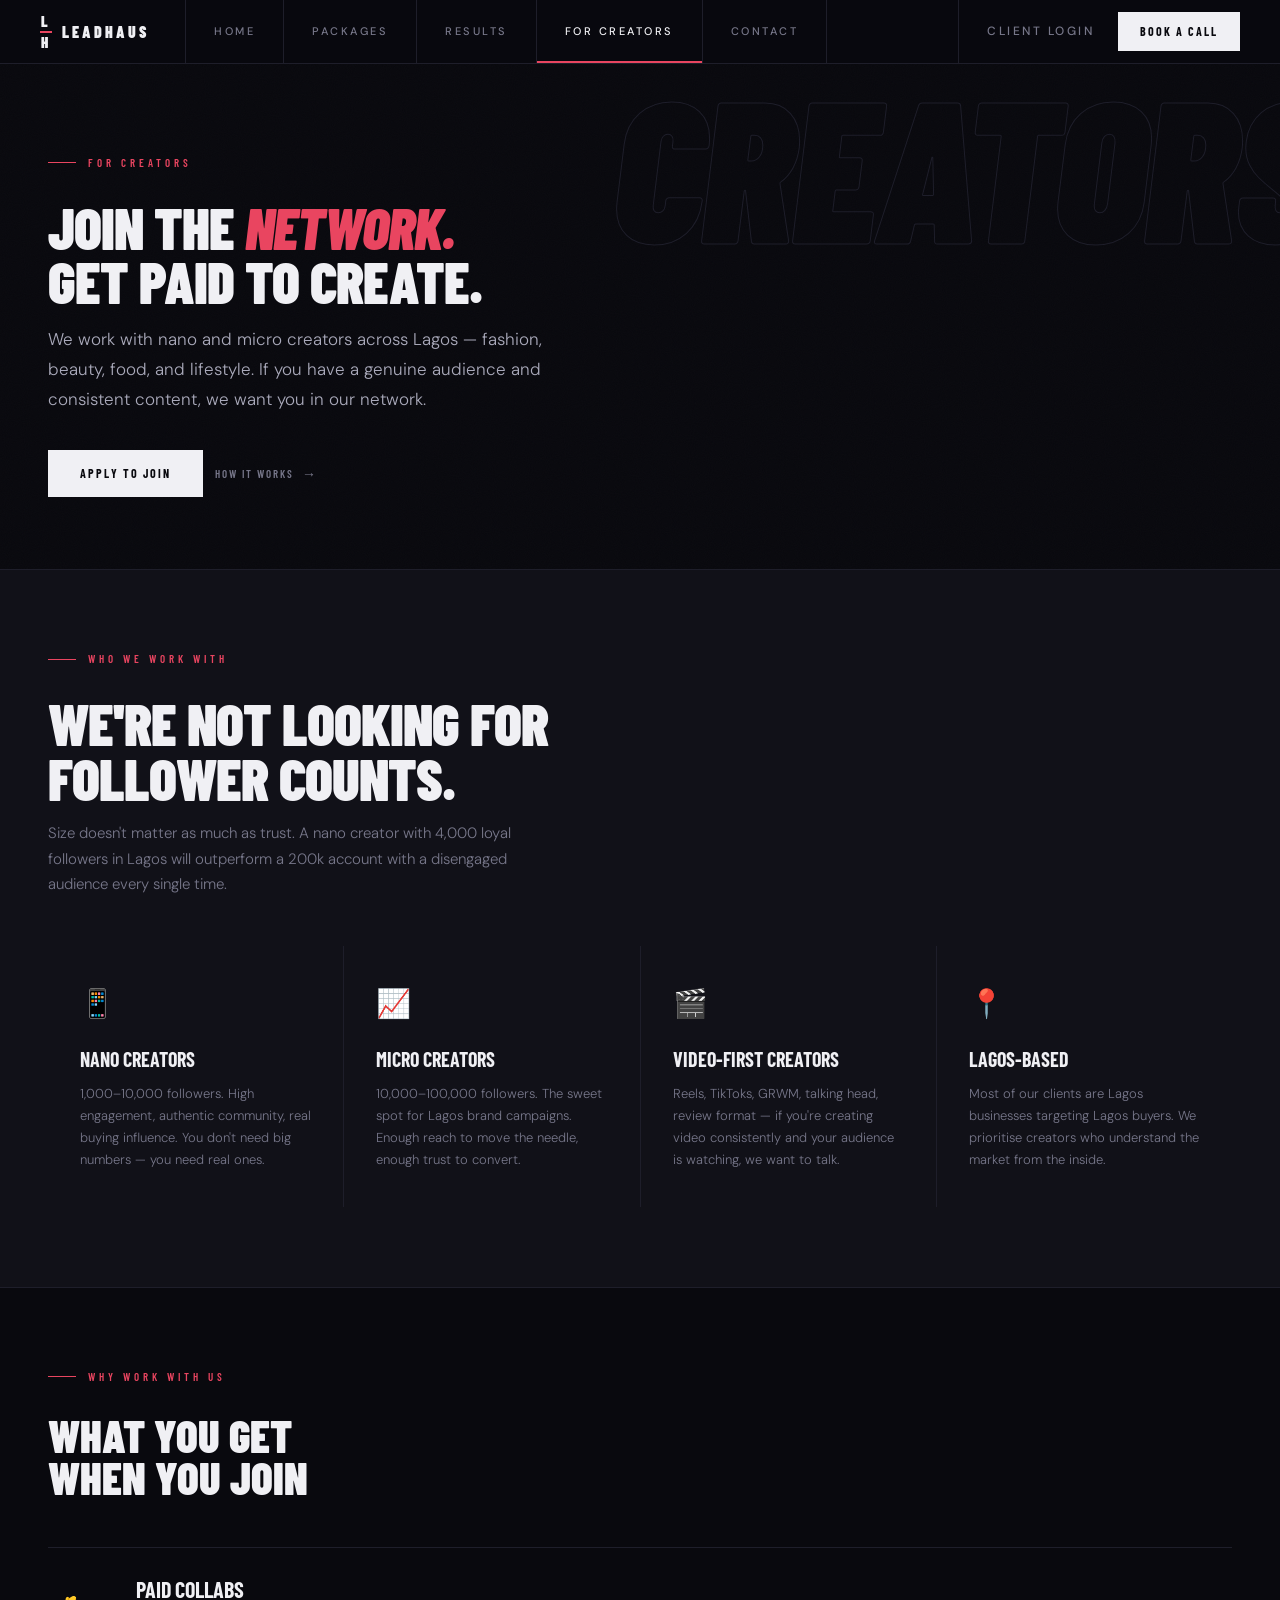
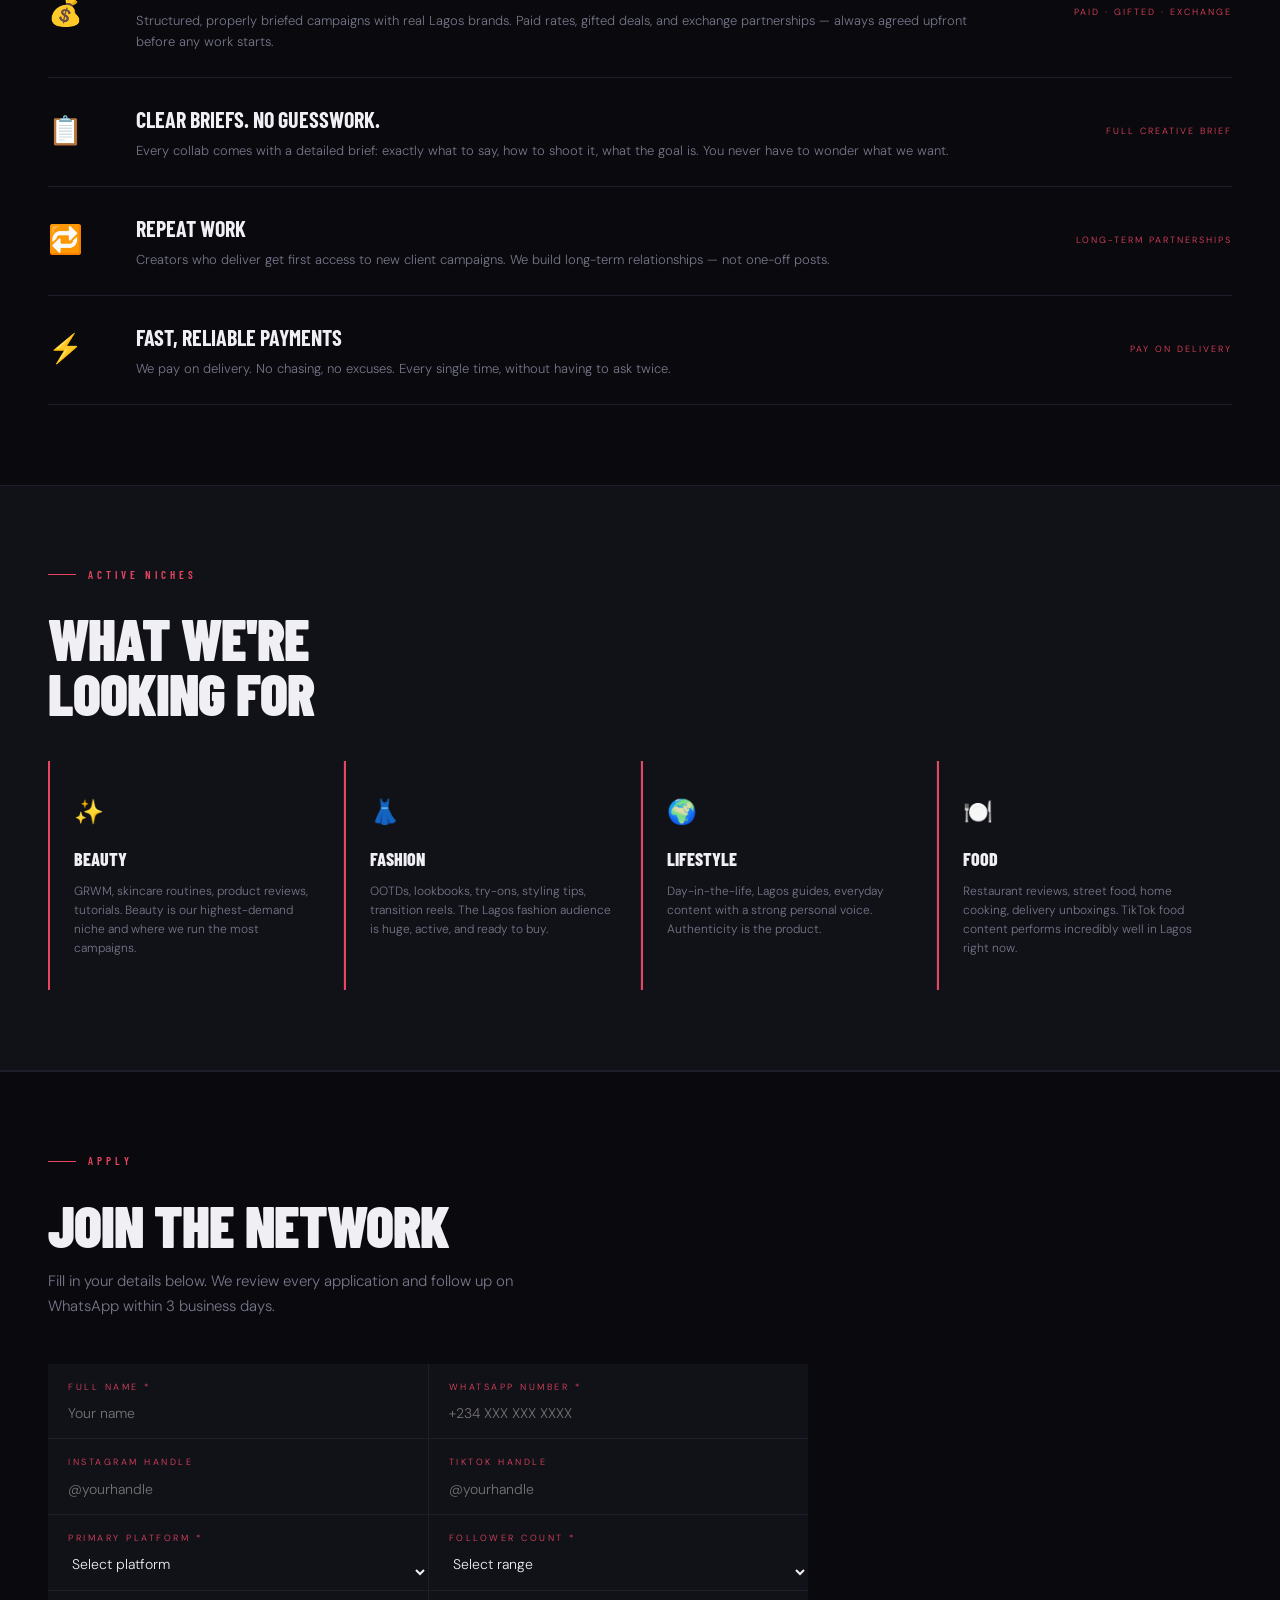
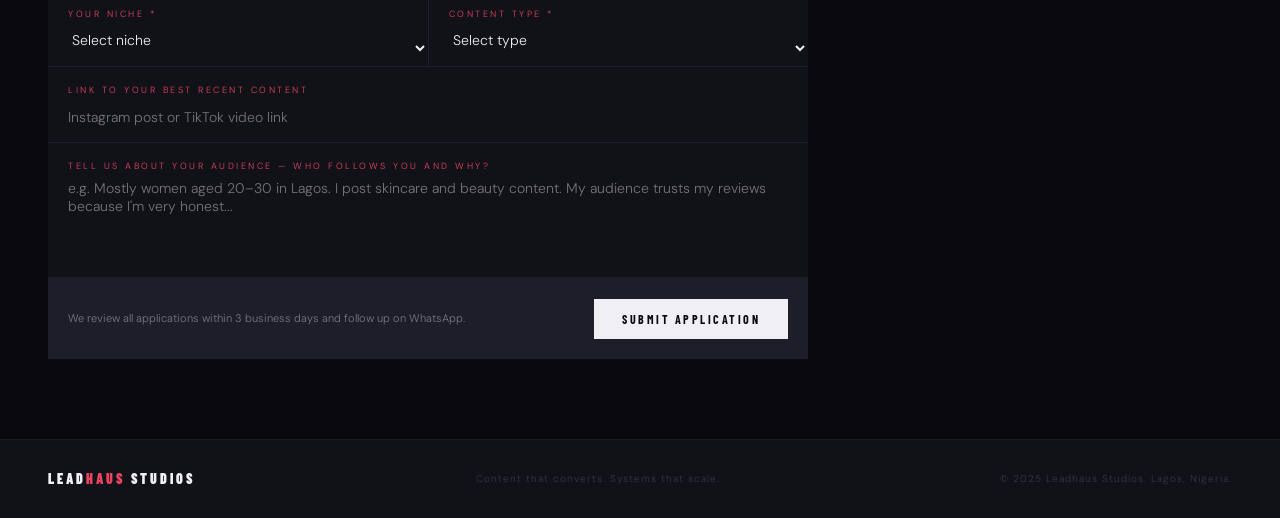
<file: creators.html>
<!DOCTYPE html>
<html lang="en">
<head>
  <!-- Google tag (gtag.js) -->
<script async src="https://www.googletagmanager.com/gtag/js?id=G-HMS3NSDQLC"></script>
<script>
  window.dataLayer = window.dataLayer || [];
  function gtag(){dataLayer.push(arguments);}
  gtag('js', new Date());

  gtag('config', 'G-HMS3NSDQLC');
</script>
<meta charset="UTF-8"/>
<meta name="viewport" content="width=device-width, initial-scale=1.0"/>
<title>For Creators — Leadhaus Studios</title>
<link rel="preconnect" href="https://fonts.googleapis.com"/>
<link href="https://fonts.googleapis.com/css2?family=Barlow+Condensed:ital,wght@0,300;0,400;0,600;0,700;0,800;0,900;1,700;1,900&family=DM+Sans:ital,wght@0,300;0,400;0,500;1,300&display=swap" rel="stylesheet"/>
<link rel="stylesheet" href="style.css"/>
</head>
<body>
<nav>
  <a href="index.html" class="nav-logo">
    <div class="nlm"><span>L</span><div class="nlr"></div><span>H</span></div>
    LEADHAUS
  </a>
  <ul class="nav-links">
  <li><a href="index.html">Home</a></li>
  <li><a href="packages.html">Packages</a></li>
  <li><a href="results.html">Results</a></li>
  <li><a href="creators.html" class="active">For Creators</a></li>
  <li><a href="contact.html">Contact</a></li>
  </ul>
  <div class="nav-right"><a href="https://portal.leadhausstudios.com/login" class="nav-login">Client Login</a><a href="https://calendly.com/leadhaus/30min" target="_blank" class="nav-cta">Book a Call</a></div>
  <button class="nav-burger" id="burger" aria-label="Menu">
    <span></span><span></span><span></span>
  </button>
</nav>
<ul class="nav-mobile" id="nav-mobile">
  <li><a href="index.html">Home</a></li>
  <li><a href="packages.html">Packages</a></li>
  <li><a href="results.html">Results</a></li>
  <li><a href="creators.html" class="active">For Creators</a></li>
  <li><a href="contact.html">Contact</a></li>
  <li><a href="https://portal.leadhausstudios.com/login">Client Login</a></li>
  <li><a href="https://calendly.com/leadhaus/30min" target="_blank">Book a Call</a></li>
</ul>

<main>
<section class="cr-hero">
    <div class="cr-ghost">CREATORS</div>
    <div class="cr-content">
      <div class="sec-label fade-up">For Creators</div>
      <h2 class="fade-up d1">Join The <em>Network.</em><br/>Get Paid To Create.</h2>
      <p class="fade-up d2">We work with nano and micro creators across Lagos &mdash; fashion, beauty, food, and lifestyle. If you have a genuine audience and consistent content, we want you in our network.</p>
      <div style="display:flex;gap:12px;flex-wrap:wrap" class="fade-up d3">
        <a href="#cr-apply" class="btn-p">Apply to Join</a>
        <a href="#cr-benefits" class="btn-g">How It Works</a>
      </div>
    </div>
  </section>

  <section class="cr-who">
    <div class="sec-label fade-up">Who We Work With</div>
    <h2 class="fade-up d1">We're Not Looking For<br/>Follower Counts.</h2>
    <p class="cr-who-sub fade-up d2">Size doesn't matter as much as trust. A nano creator with 4,000 loyal followers in Lagos will outperform a 200k account with a disengaged audience every single time.</p>
    <div class="cr-who-g">
      <div class="cr-who-c fade-up"><span class="icon">📱</span><h4>Nano Creators</h4><p>1,000&ndash;10,000 followers. High engagement, authentic community, real buying influence. You don't need big numbers &mdash; you need real ones.</p></div>
      <div class="cr-who-c fade-up d1"><span class="icon">📈</span><h4>Micro Creators</h4><p>10,000&ndash;100,000 followers. The sweet spot for Lagos brand campaigns. Enough reach to move the needle, enough trust to convert.</p></div>
      <div class="cr-who-c fade-up d2"><span class="icon">🎬</span><h4>Video-First Creators</h4><p>Reels, TikToks, GRWM, talking head, review format &mdash; if you're creating video consistently and your audience is watching, we want to talk.</p></div>
      <div class="cr-who-c fade-up d3"><span class="icon">📍</span><h4>Lagos-Based</h4><p>Most of our clients are Lagos businesses targeting Lagos buyers. We prioritise creators who understand the market from the inside.</p></div>
    </div>
  </section>

  <section class="cr-why" id="cr-benefits">
    <div class="sec-label fade-up">Why Work With Us</div>
    <h3 class="fade-up d1">What You Get<br/>When You Join</h3>
    <div class="cr-benefits">
      <div class="cr-ben fade-up"><div class="cb-i">💰</div><div><h4>Paid Collabs</h4><p>Structured, properly briefed campaigns with real Lagos brands. Paid rates, gifted deals, and exchange partnerships &mdash; always agreed upfront before any work starts.</p></div><div class="cb-tag">Paid &middot; Gifted &middot; Exchange</div></div>
      <div class="cr-ben fade-up d1"><div class="cb-i">📋</div><div><h4>Clear Briefs. No Guesswork.</h4><p>Every collab comes with a detailed brief: exactly what to say, how to shoot it, what the goal is. You never have to wonder what we want.</p></div><div class="cb-tag">Full Creative Brief</div></div>
      <div class="cr-ben fade-up d2"><div class="cb-i">🔁</div><div><h4>Repeat Work</h4><p>Creators who deliver get first access to new client campaigns. We build long-term relationships &mdash; not one-off posts.</p></div><div class="cb-tag">Long-Term Partnerships</div></div>
      <div class="cr-ben fade-up d3"><div class="cb-i">⚡</div><div><h4>Fast, Reliable Payments</h4><p>We pay on delivery. No chasing, no excuses. Every single time, without having to ask twice.</p></div><div class="cb-tag">Pay on Delivery</div></div>
    </div>
  </section>

  <section class="cr-niches">
    <div class="sec-label fade-up">Active Niches</div>
    <h2 class="fade-up d1">What We're<br/>Looking For</h2>
    <div class="niche-g">
      <div class="niche-c fade-up"><span class="ni">✨</span><h4>Beauty</h4><p>GRWM, skincare routines, product reviews, tutorials. Beauty is our highest-demand niche and where we run the most campaigns.</p></div>
      <div class="niche-c fade-up d1"><span class="ni">👗</span><h4>Fashion</h4><p>OOTDs, lookbooks, try-ons, styling tips, transition reels. The Lagos fashion audience is huge, active, and ready to buy.</p></div>
      <div class="niche-c fade-up d2"><span class="ni">🌍</span><h4>Lifestyle</h4><p>Day-in-the-life, Lagos guides, everyday content with a strong personal voice. Authenticity is the product.</p></div>
      <div class="niche-c fade-up d3"><span class="ni">🍽️</span><h4>Food</h4><p>Restaurant reviews, street food, home cooking, delivery unboxings. TikTok food content performs incredibly well in Lagos right now.</p></div>
    </div>
  </section>

  <section class="cr-form" id="cr-apply">
    <div class="sec-label fade-up">Apply</div>
    <h2 class="fade-up d1">Join The Network</h2>
    <p class="fade-up d2" style="font-size:15px;color:var(--dim);margin-bottom:44px;max-width:480px;line-height:1.7">Fill in your details below. We review every application and follow up on WhatsApp within 3 business days.</p>
    <form action="https://formspree.io/f/xjgaaraa" method="POST" class="cr-form-grid fade-up d3">
      <input type="hidden" name="_subject" value="New Creator Application — Leadhaus" />
      <div class="cr-field"><label>Full Name *</label><input type="text" name="full_name" placeholder="Your name" required /></div>
      <div class="cr-field"><label>WhatsApp Number *</label><input type="tel" name="whatsapp" placeholder="+234 XXX XXX XXXX" required /></div>
      <div class="cr-field"><label>Instagram Handle</label><input type="text" name="instagram" placeholder="@yourhandle" /></div>
      <div class="cr-field"><label>TikTok Handle</label><input type="text" name="tiktok" placeholder="@yourhandle" /></div>
      <div class="cr-field"><label>Primary Platform *</label><select name="primary_platform" required><option value="">Select platform</option><option>Instagram</option><option>TikTok</option><option>Both</option></select></div>
      <div class="cr-field"><label>Follower Count *</label><select name="follower_count" required><option value="">Select range</option><option>1k&ndash;5k (Nano)</option><option>5k&ndash;10k (Nano)</option><option>10k&ndash;50k (Micro)</option><option>50k&ndash;100k (Micro)</option><option>100k+ (Mid-tier)</option></select></div>
      <div class="cr-field"><label>Your Niche *</label><select name="niche" required><option value="">Select niche</option><option>Beauty / Skincare</option><option>Fashion</option><option>Lifestyle</option><option>Food</option><option>Fitness</option><option>Other</option></select></div>
      <div class="cr-field"><label>Content Type *</label><select name="content_type" required><option value="">Select type</option><option>Reels / Video (primary)</option><option>Photos + Video</option><option>Photos only</option></select></div>
      <div class="cr-field full"><label>Link to Your Best Recent Content</label><input type="url" name="content_link" placeholder="Instagram post or TikTok video link" /></div>
      <div class="cr-field full"><label>Tell us about your audience &mdash; who follows you and why?</label><textarea name="audience_description" placeholder="e.g. Mostly women aged 20&ndash;30 in Lagos. I post skincare and beauty content. My audience trusts my reviews because I'm very honest..."></textarea></div>
      <div class="cr-submit"><span class="cr-note">We review all applications within 3 business days and follow up on WhatsApp.</span><button type="submit" class="cr-submit-btn">Submit Application</button></div>
    </form>
  </section>
  <footer><div class="fl">Lead<span>haus</span> Studios</div><p>Content that converts. Systems that scale.</p><p>&copy; 2025 Leadhaus Studios. Lagos, Nigeria.</p></footer>
</main>
<script>

const obs=new IntersectionObserver(entries=>{entries.forEach(e=>{if(e.isIntersecting)e.target.classList.add('show');});},{threshold:.1});
document.querySelectorAll('.fade-up').forEach(el=>obs.observe(el));
setTimeout(()=>{document.querySelectorAll('.fade-up').forEach(el=>{if(el.getBoundingClientRect().top<window.innerHeight)el.classList.add('show');});},100);


var burger=document.getElementById('burger'),mob=document.getElementById('nav-mobile');
if(burger){burger.addEventListener('click',function(){burger.classList.toggle('open');mob.classList.toggle('open');});}
if(mob){mob.querySelectorAll('a').forEach(function(a){a.addEventListener('click',function(){burger.classList.remove('open');mob.classList.remove('open');});});}
</script>
</body>
</html>
</file>
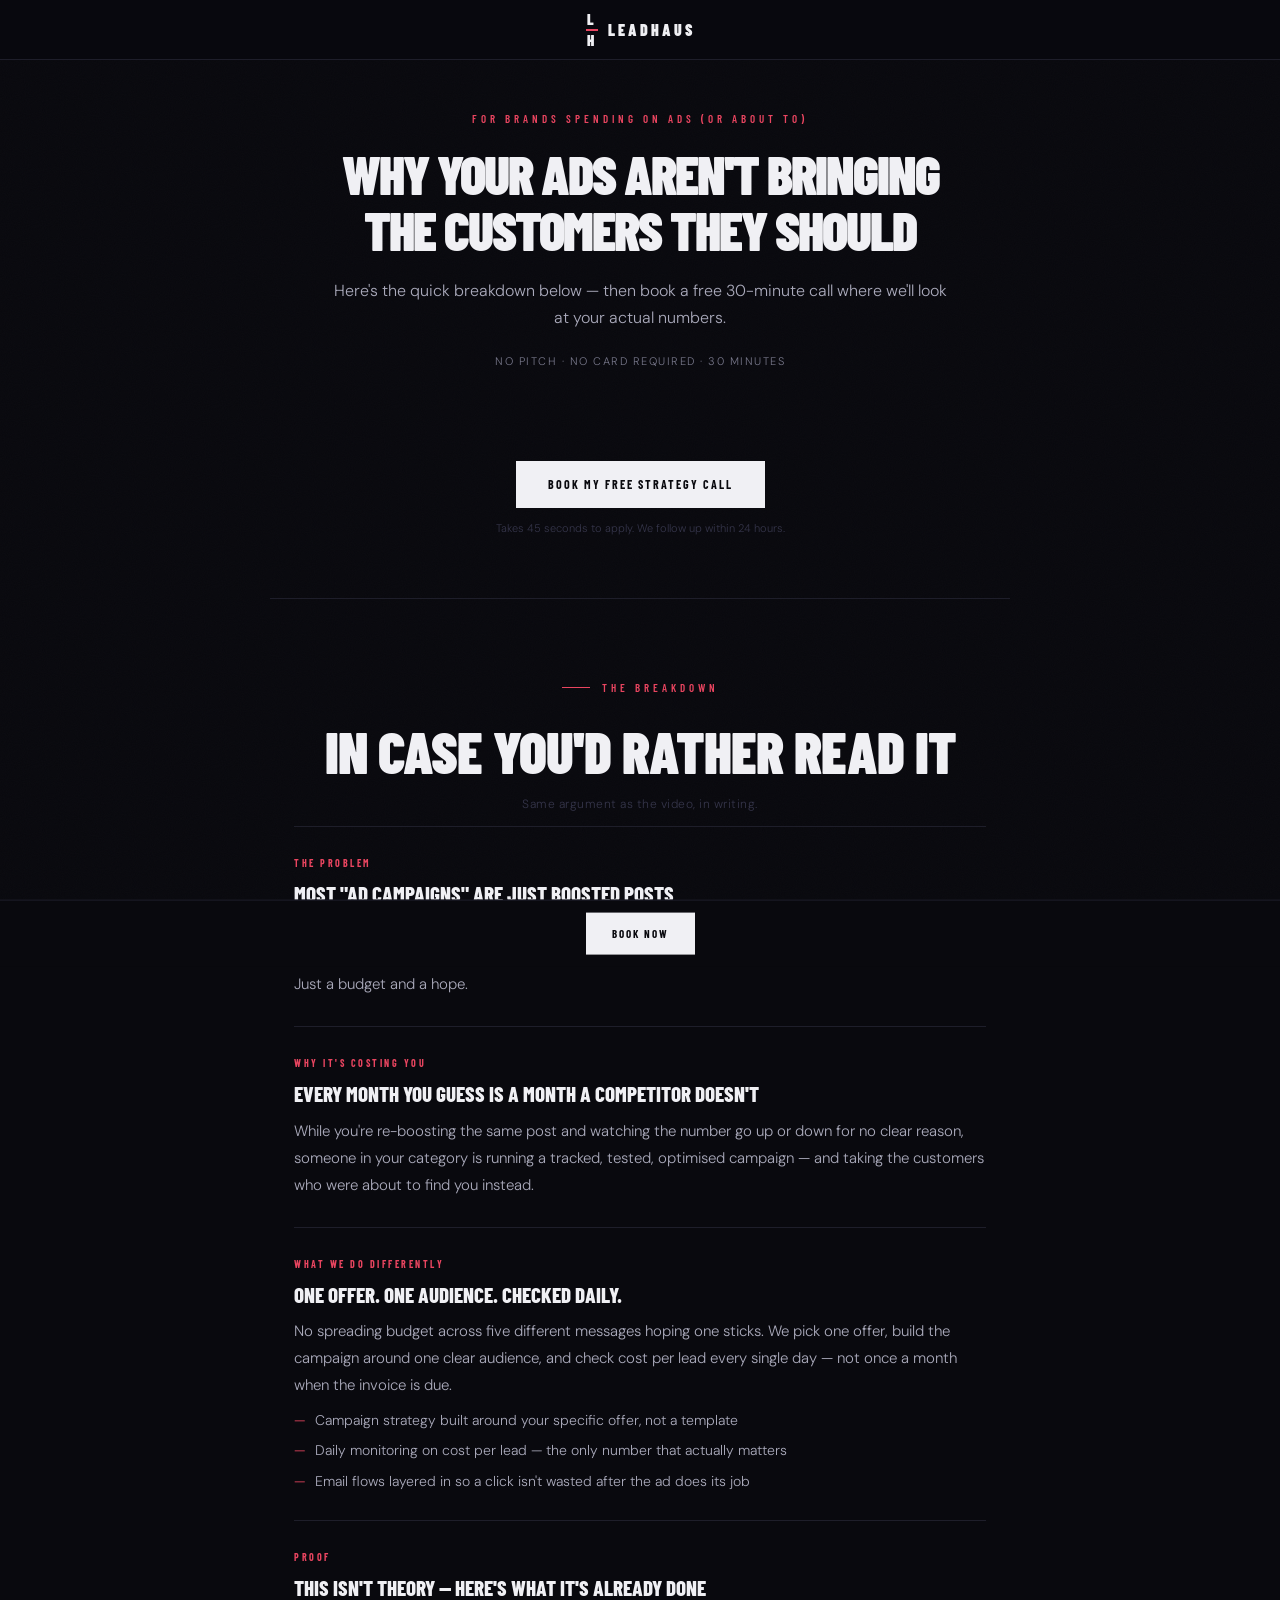
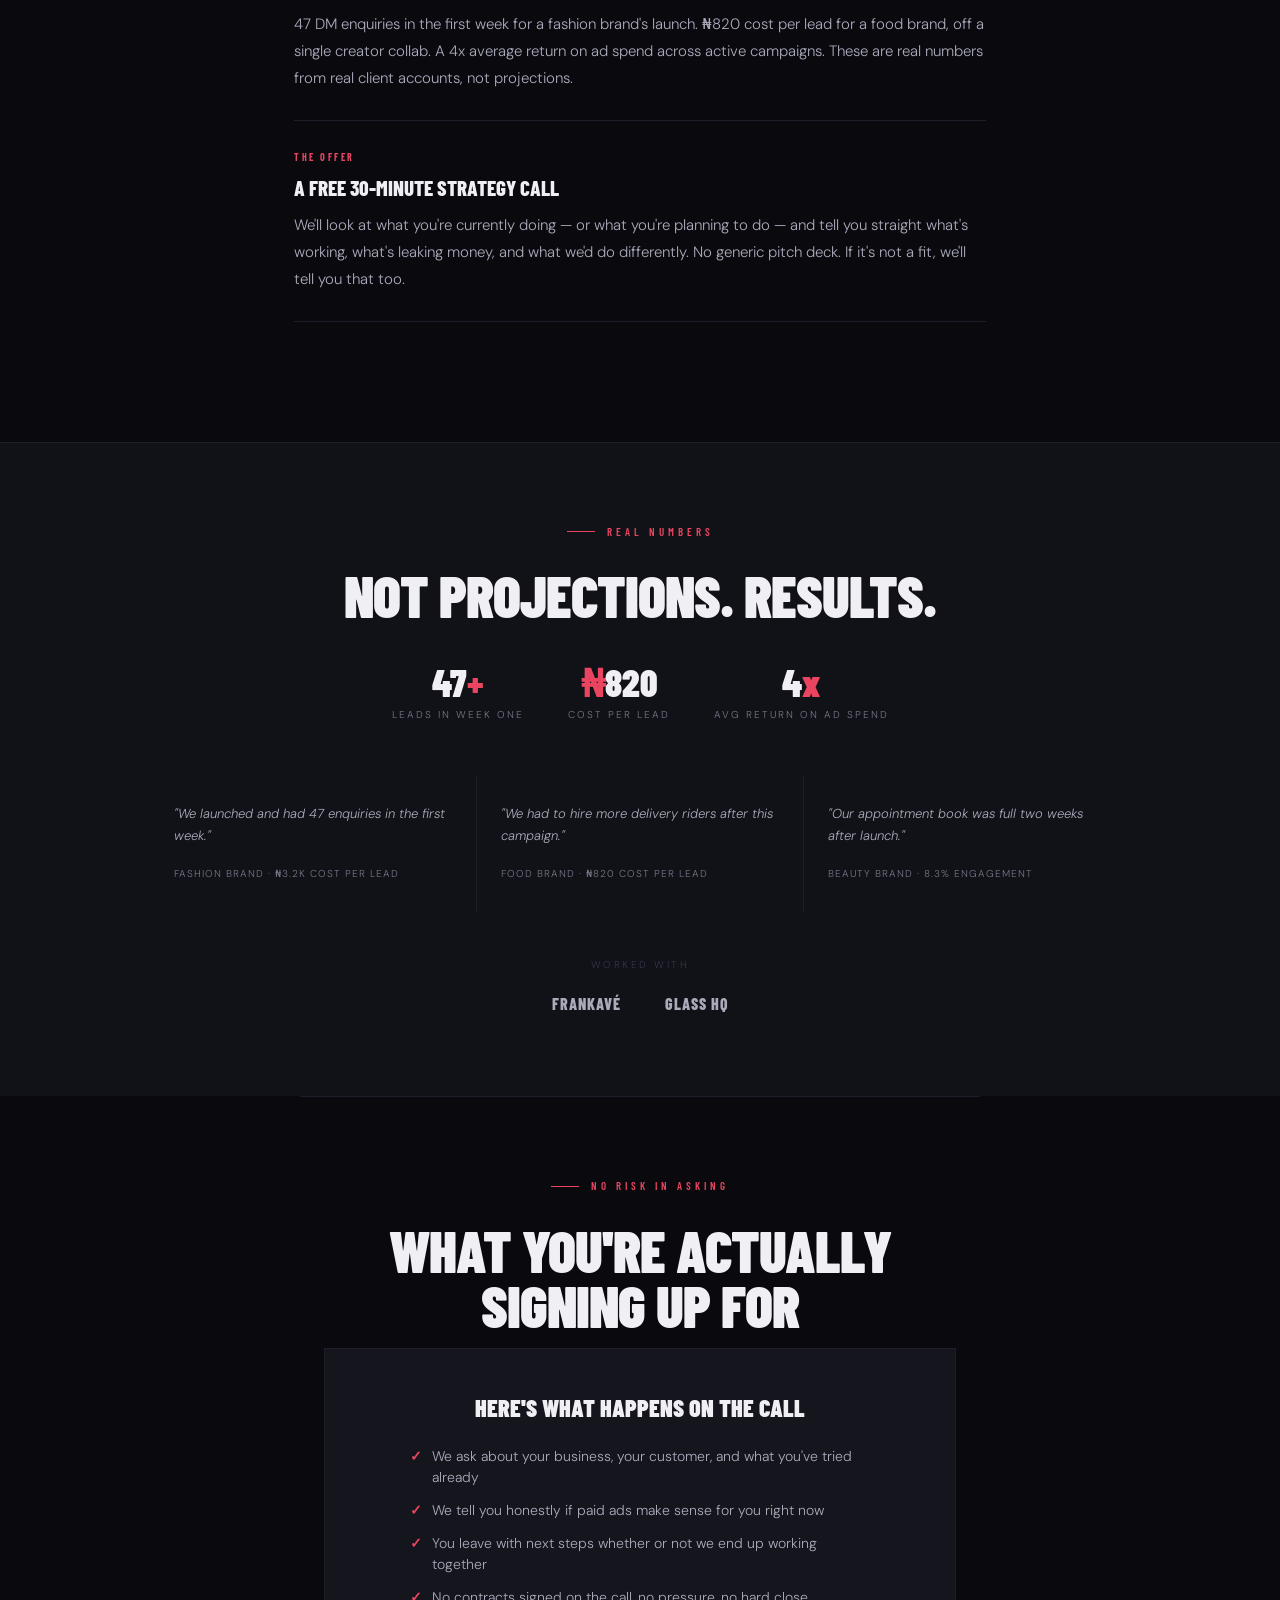
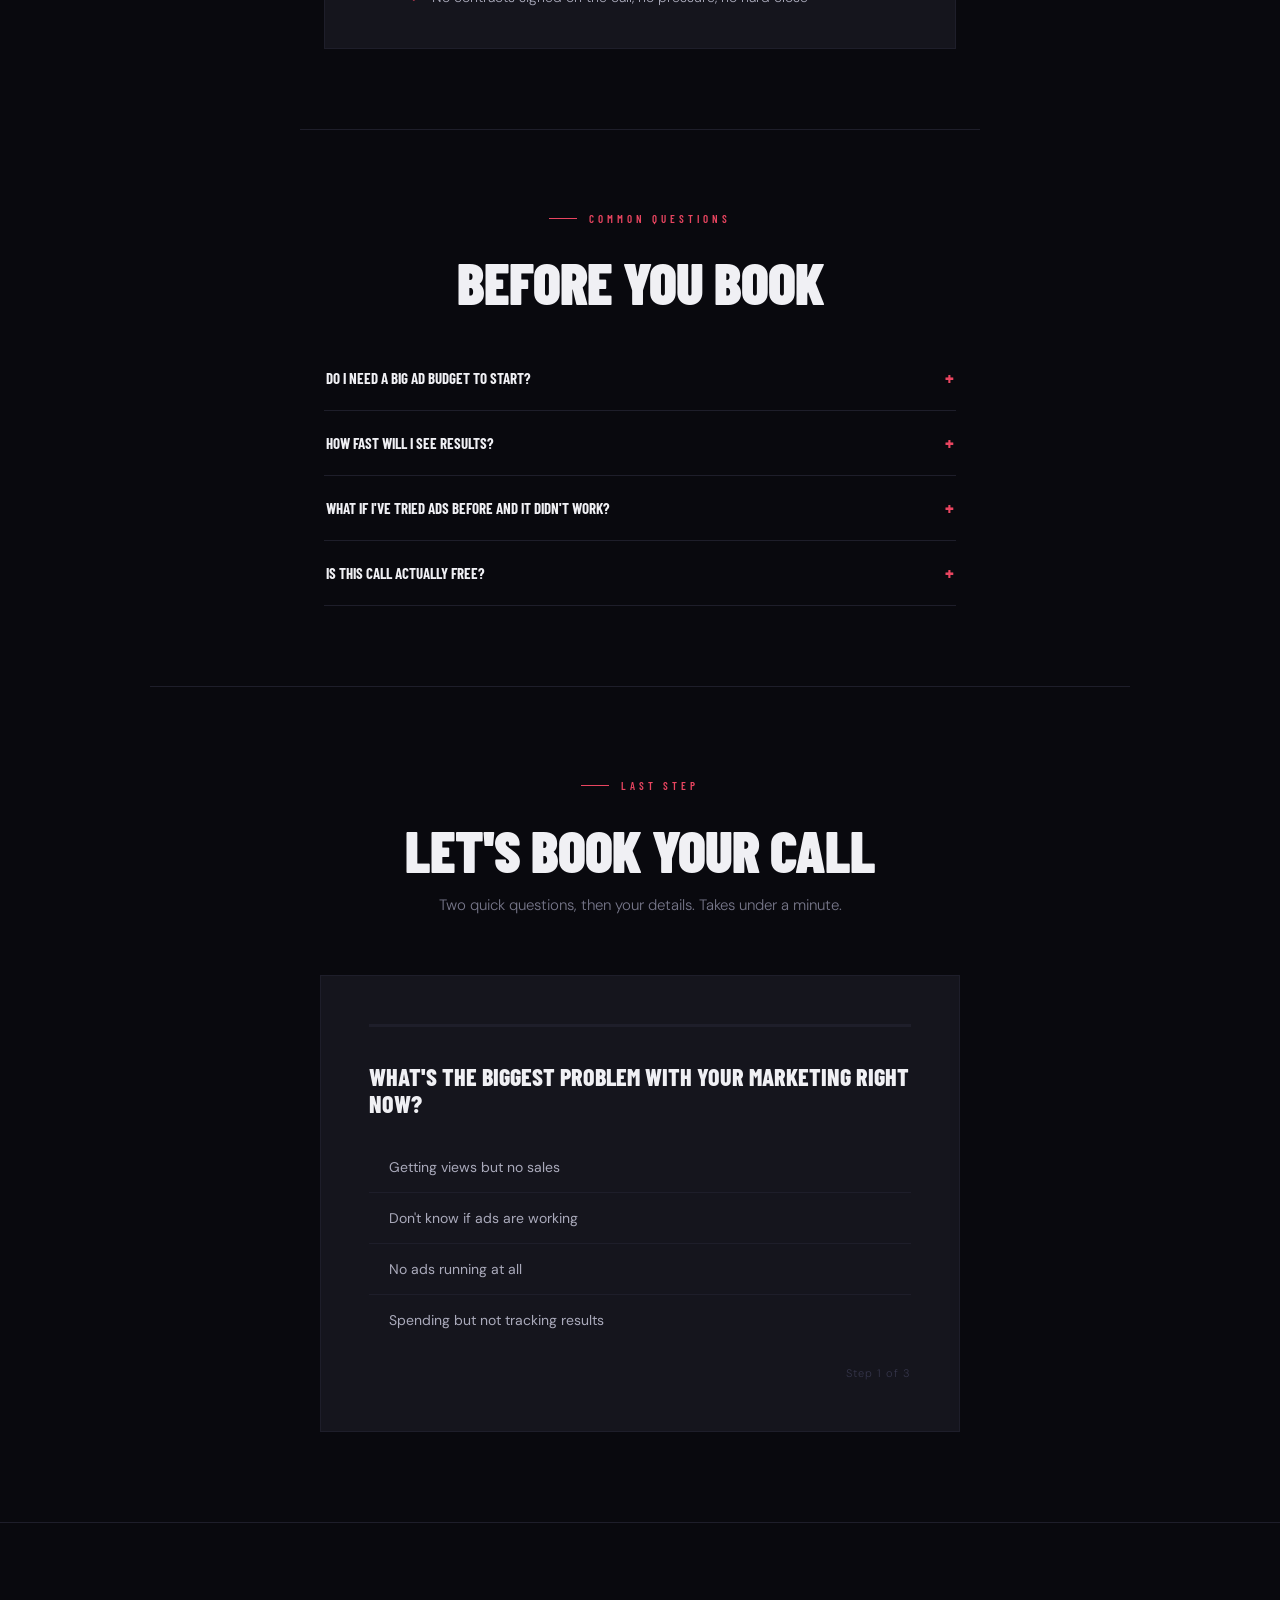
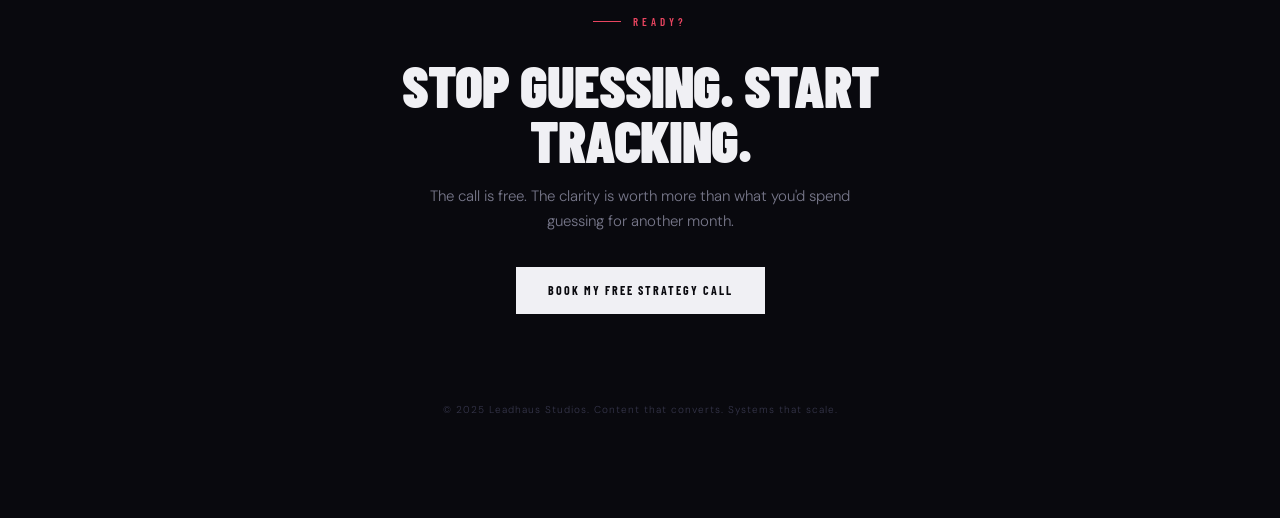
<file: funnel-ads-no-video (1).html>
<!DOCTYPE html>
<html lang="en">
<head>
<meta charset="UTF-8"/>
<meta name="viewport" content="width=device-width, initial-scale=1.0"/>
<title>Free Ad Strategy Call — Leadhaus Studios</title>
<link rel="preconnect" href="https://fonts.googleapis.com"/>
<link href="https://fonts.googleapis.com/css2?family=Barlow+Condensed:ital,wght@0,300;0,400;0,600;0,700;0,800;0,900;1,700;1,900&family=DM+Sans:ital,wght@0,300;0,400;0,500;1,300&display=swap" rel="stylesheet"/>
<style>
:root{--black:#09090E;--dark:#111118;--card:#15151D;--border:#1E1E2A;--muted:#35354A;--dim:#77778A;--off:#AAAABB;--white:#F0F0F4;--red:#E94560;--fd:'Barlow Condensed',sans-serif;--fb:'DM Sans',sans-serif}
*,*::before,*::after{box-sizing:border-box;margin:0;padding:0}
html{scroll-behavior:smooth}
body{background:var(--black);color:var(--white);font-family:var(--fb);font-weight:300;line-height:1.6;overflow-x:hidden;cursor:pointer;min-height:100vh}
body::before{content:'';position:fixed;inset:0;z-index:0;pointer-events:none;opacity:.022;background-image:url("data:image/svg+xml,%3Csvg viewBox='0 0 200 200' xmlns='http://www.w3.org/2000/svg'%3E%3Cfilter id='n'%3E%3CfeTurbulence type='fractalNoise' baseFrequency='.85' numOctaves='4' stitchTiles='stitch'/%3E%3C/filter%3E%3Crect width='100%25' height='100%25' filter='url(%23n)'/%3E%3C/svg%3E");background-size:180px}

/* NAV */
nav{position:fixed;top:0;left:0;right:0;z-index:200;display:flex;align-items:stretch;border-bottom:1px solid var(--border);background:rgba(9,9,14,.93);backdrop-filter:blur(20px);height:64px;flex-wrap:wrap}
.nav-logo{display:flex;align-items:center;gap:10px;padding:0 36px 0 40px;font-family:var(--fd);font-weight:900;font-size:16px;letter-spacing:3px;text-transform:uppercase;color:var(--white);text-decoration:none;border-right:1px solid var(--border);white-space:nowrap;flex-shrink:0;cursor:pointer}
.nlm{display:flex;flex-direction:column;align-items:center;line-height:1}
.nlm span{font-size:15px}
.nlr{width:12px;height:2px;background:var(--red);margin:2px 0}
.nav-links{display:flex;align-items:stretch;flex:1;list-style:none}
.nav-links li{display:flex}
.nav-links a{display:flex;align-items:center;padding:0 28px;font-size:11px;font-weight:500;letter-spacing:2.5px;text-transform:uppercase;color:var(--dim);text-decoration:none;border-right:1px solid var(--border);transition:color .2s,background .2s;position:relative;cursor:pointer}
.nav-links a::after{content:'';position:absolute;bottom:0;left:0;right:0;height:2px;background:var(--red);transform:scaleX(0);transform-origin:left;transition:transform .25s cubic-bezier(.4,0,0,1)}
.nav-links a:hover{color:var(--white);background:rgba(255,255,255,.025)}
.nav-links a.active{color:var(--white)}
.nav-links a.active::after{transform:scaleX(1)}
.nav-right{display:flex;align-items:center;margin-left:auto;padding:0 40px 0 28px;border-left:1px solid var(--border)}
.nav-cta{font-family:var(--fd);font-weight:700;font-size:12px;letter-spacing:2px;text-transform:uppercase;color:var(--black);background:var(--white);padding:10px 22px;text-decoration:none;transition:background .2s,color .2s;cursor:pointer}
.nav-cta:hover{background:var(--red);color:var(--white)}

/* HAMBURGER */
.nav-burger{display:none;flex-direction:column;justify-content:center;gap:5px;width:44px;height:64px;padding:0 12px;cursor:pointer;background:none;border:none;margin-left:auto;flex-shrink:0}
.nav-burger span{display:block;width:20px;height:2px;background:var(--white);transition:all .25s}
.nav-burger.open span:nth-child(1){transform:translateY(7px) rotate(45deg)}
.nav-burger.open span:nth-child(2){opacity:0}
.nav-burger.open span:nth-child(3){transform:translateY(-7px) rotate(-45deg)}
.nav-mobile{display:none;width:100%;background:rgba(9,9,14,.98);border-top:1px solid var(--border);flex-direction:column;list-style:none}
.nav-mobile.open{display:flex}
.nav-mobile li a{display:block;padding:16px 24px;font-size:12px;font-weight:500;letter-spacing:2.5px;text-transform:uppercase;color:var(--dim);text-decoration:none;border-bottom:1px solid var(--border);transition:color .2s,background .2s}
.nav-mobile li a:hover,.nav-mobile li a.active{color:var(--white);background:rgba(255,255,255,.025)}
.nav-mobile li:last-child a{color:var(--black);background:var(--white);font-family:var(--fd);font-weight:700;letter-spacing:2px}
.nav-mobile li:last-child a:hover{background:var(--red);color:var(--white)}

/* PAGES */
main{display:block;min-height:100vh;padding-top:64px;animation:fadeIn .35s ease forwards}
@keyframes fadeIn{from{opacity:0;transform:translateY(8px)}to{opacity:1;transform:translateY(0)}}

/* SHARED */
.sec-label{font-family:var(--fd);font-size:11px;font-weight:600;letter-spacing:4px;text-transform:uppercase;color:var(--red);display:flex;align-items:center;gap:12px;margin-bottom:28px}
.sec-label::before{content:'';width:28px;height:1px;background:var(--red)}
.btn-p{font-family:var(--fd);font-weight:700;font-size:12px;letter-spacing:2px;text-transform:uppercase;color:var(--black);background:var(--white);padding:14px 32px;text-decoration:none;display:inline-block;border:none;cursor:pointer;transition:background .25s,color .25s}
.btn-p:hover{background:var(--red);color:var(--white)}
.btn-g{font-family:var(--fd);font-weight:600;font-size:11px;letter-spacing:2px;text-transform:uppercase;color:var(--dim);text-decoration:none;display:inline-flex;align-items:center;gap:8px;border:none;background:none;cursor:pointer;transition:color .2s}
.btn-g:hover{color:var(--white)}
.btn-g::after{content:'→';font-size:14px}
.fade-up{opacity:0;transform:translateY(28px);transition:opacity .65s ease,transform .65s ease}
.fade-up.show{opacity:1;transform:translateY(0)}
.d1{transition-delay:.1s}.d2{transition-delay:.2s}.d3{transition-delay:.3s}.d4{transition-delay:.4s}
h2{font-family:var(--fd);font-size:clamp(36px,4.5vw,60px);font-weight:900;line-height:.95;text-transform:uppercase;letter-spacing:-1px;margin-bottom:16px}
h2 em{color:var(--red);font-style:italic}
footer{background:var(--dark);padding:28px 48px;border-top:1px solid var(--border);display:flex;justify-content:space-between;align-items:center}
.fl{font-family:var(--fd);font-size:14px;font-weight:900;letter-spacing:3px;text-transform:uppercase}
.fl span{color:var(--red)}
footer p{font-size:10px;color:var(--muted);letter-spacing:1px}

/* HOME HERO */
.hero{min-height:calc(100vh - 64px);display:flex;flex-direction:column;justify-content:flex-end;padding:0 48px 80px;position:relative;overflow:hidden}
.hero-ghost{position:absolute;top:50%;left:50%;transform:translate(-50%,-50%);font-family:var(--fd);font-size:clamp(100px,17vw,240px);font-weight:900;font-style:italic;letter-spacing:-4px;color:transparent;-webkit-text-stroke:1px var(--border);white-space:nowrap;pointer-events:none;user-select:none}
.hero-line{position:absolute;top:0;bottom:0;width:1px;background:var(--border)}
.hero-content{position:relative;z-index:2;max-width:900px}
.hero-eye{font-family:var(--fd);font-size:11px;font-weight:600;letter-spacing:5px;text-transform:uppercase;color:var(--dim);display:flex;align-items:center;gap:14px;margin-bottom:18px}
.hero-eye::before{content:'';width:44px;height:1px;background:var(--red)}
h1{font-family:var(--fd);font-size:clamp(56px,8.5vw,118px);font-weight:900;line-height:.92;letter-spacing:-2px;text-transform:uppercase;margin-bottom:28px}
h1 em{font-style:italic;color:var(--red)}
.hero-sub{font-size:17px;font-weight:300;color:var(--off);max-width:500px;line-height:1.75;margin-bottom:40px}
.hero-acts{display:flex;gap:16px;align-items:center;flex-wrap:wrap}
.hero-nums{position:absolute;right:48px;bottom:80px;display:flex;flex-direction:column;gap:28px;z-index:2}
.hnum{text-align:right}
.hnum-n{font-family:var(--fd);font-size:44px;font-weight:900;line-height:1}
.hnum-n span{color:var(--red)}
.hnum-l{font-size:10px;letter-spacing:2px;text-transform:uppercase;color:var(--dim);margin-top:3px}

/* TICKER */
.ticker-w{border-top:1px solid var(--border);border-bottom:1px solid var(--border);padding:13px 0;overflow:hidden;background:var(--dark)}
.ticker{display:flex;animation:tick 22s linear infinite;white-space:nowrap}
.tick-i{font-family:var(--fd);font-size:12px;font-weight:700;letter-spacing:3px;text-transform:uppercase;color:var(--dim);padding:0 24px;flex-shrink:0}
.tick-i span{color:var(--red);margin:0 8px}
@keyframes tick{from{transform:translateX(0)}to{transform:translateX(-50%)}}

/* PAIN POINTS */
.pain{padding:110px 48px;border-top:1px solid var(--border);background:var(--dark)}
.pain-hd{margin-bottom:56px;max-width:640px}
.pain-hd p{font-size:15px;color:var(--dim);line-height:1.7;margin-top:12px}
.pain-g{display:grid;grid-template-columns:repeat(3,1fr);gap:1px;background:var(--border)}
.pain-c{background:var(--dark);padding:32px 28px;transition:background .2s}
.pain-c:hover{background:var(--card)}
.pain-c h4{font-family:var(--fd);font-size:19px;font-weight:800;text-transform:uppercase;margin-bottom:10px;line-height:1.15}
.pain-c p{font-size:13px;color:var(--dim);line-height:1.7}

/* QUALIFIER */
.qual{padding:110px 48px;border-top:1px solid var(--border)}
.qual-hd{max-width:600px}
.qual-hd p{font-size:15px;color:var(--dim);line-height:1.7;margin-top:12px;margin-bottom:44px}
.qual-list{list-style:none;display:flex;flex-direction:column;max-width:640px;margin-bottom:36px}
.qual-list li{display:flex;gap:14px;align-items:flex-start;padding:16px 0;border-bottom:1px solid var(--border);font-size:15px;color:var(--off)}
.qual-list li::before{content:'✓';color:var(--red);font-family:var(--fd);font-weight:900;font-size:16px}

/* FINAL CTA */
.fin-cta{padding:110px 48px;text-align:center;border-top:1px solid var(--border);background:var(--dark)}
.fin-cta h2{max-width:700px;margin:0 auto 16px}
.fin-cta p{font-size:15px;color:var(--dim);max-width:480px;margin:0 auto 32px;line-height:1.7}
.fin-cta .sec-note{font-size:12px;color:var(--muted);margin-top:18px}

/* WHAT WE DO */
.what{padding:110px 48px;border-top:1px solid var(--border)}
.what-g{display:grid;grid-template-columns:1fr 1fr;gap:72px;align-items:start}
.what-g p{font-size:15px;color:var(--off);line-height:1.8;margin-bottom:14px}
.svcs{margin-top:44px}
.svc{display:flex;gap:22px;align-items:flex-start;padding:22px 0;border-bottom:1px solid var(--border)}
.svc-n{font-family:var(--fd);font-size:11px;font-weight:600;letter-spacing:2px;color:var(--red);padding-top:3px;min-width:26px}
.svc-b h4{font-family:var(--fd);font-size:20px;font-weight:700;text-transform:uppercase;margin-bottom:5px}
.svc-b p{font-size:13px;color:var(--dim);line-height:1.7}
.stmt{border:1px solid var(--border);padding:36px;position:relative}
.stmt::before{content:'';position:absolute;top:-1px;left:0;width:56px;height:2px;background:var(--red)}
.stmt blockquote{font-family:var(--fd);font-size:26px;font-weight:700;font-style:italic;line-height:1.3;color:var(--white);margin-bottom:18px}
.stmt blockquote em{color:var(--red);font-style:normal}
.stmt cite{font-size:10px;letter-spacing:2px;text-transform:uppercase;color:var(--dim);font-style:normal}
.vs{margin-top:28px;border-top:1px solid var(--border);padding-top:24px}
.vs p{font-size:10px;letter-spacing:2px;text-transform:uppercase;color:var(--dim);margin-bottom:12px}
.vs-row{display:flex;justify-content:space-between;padding:9px 0;border-bottom:1px solid var(--border);font-size:12px}
.vs-row .no{color:var(--muted);text-decoration:line-through}
.vs-row .yes{color:var(--white);font-weight:500}

/* INDUSTRIES */
.inds{padding:110px 48px;background:var(--dark);border-top:1px solid var(--border)}
.inds-hd{margin-bottom:56px;max-width:560px}
.inds-hd p{font-size:15px;color:var(--dim);line-height:1.7}
.ind-g{display:grid;grid-template-columns:repeat(5,1fr);gap:1px;background:var(--border)}
.ind-c{background:var(--dark);padding:36px 28px;position:relative;overflow:hidden;transition:background .25s}
.ind-c::after{content:'';position:absolute;bottom:0;left:0;right:0;height:2px;background:var(--red);transform:scaleX(0);transform-origin:left;transition:transform .3s}
.ind-c:hover{background:var(--card)}
.ind-c:hover::after{transform:scaleX(1)}
.ind-icon{font-size:26px;margin-bottom:18px;display:block}
.ind-c h3{font-family:var(--fd);font-size:20px;font-weight:800;text-transform:uppercase;margin-bottom:10px}
.ind-c p{font-size:12px;color:var(--dim);line-height:1.7}
.ind-tag{margin-top:16px;font-size:9px;letter-spacing:2px;text-transform:uppercase;color:var(--red)}

/* PROCESS */
.proc{padding:110px 48px;border-top:1px solid var(--border)}
.proc-hd{margin-bottom:72px}
.proc-hd h2{max-width:620px}
.step{display:grid;grid-template-columns:72px 1fr 220px;align-items:stretch;border-top:1px solid var(--border);transition:background .2s}
.step:last-child{border-bottom:1px solid var(--border)}
.step:hover{background:var(--card)}
.sn{font-family:var(--fd);font-size:44px;font-weight:900;color:var(--border);padding:28px 0;line-height:1;align-self:center;transition:color .3s}
.step:hover .sn{color:var(--red)}
.sc{padding:28px 36px;border-left:1px solid var(--border)}
.sc h4{font-family:var(--fd);font-size:22px;font-weight:800;text-transform:uppercase;margin-bottom:8px}
.sc p{font-size:13px;color:var(--dim);line-height:1.7}
.sd{padding:28px 32px;border-left:1px solid var(--border);display:flex;flex-direction:column;justify-content:center;gap:6px}
.sd .st{font-size:9px;letter-spacing:2px;text-transform:uppercase;color:var(--red)}
.sd .sn2{font-size:13px;color:var(--off)}

/* TEAM */
.team-sec{padding:110px 48px;background:var(--dark);border-top:1px solid var(--border)}
.team-g{display:grid;grid-template-columns:repeat(3,1fr);gap:1px;background:var(--border);margin-top:56px}
.tm{background:var(--dark);padding:36px 28px;position:relative;overflow:hidden;transition:background .2s}
.tm::after{content:'';position:absolute;bottom:0;left:0;right:0;height:2px;background:var(--red);transform:scaleX(0);transform-origin:left;transition:transform .3s}
.tm:hover{background:var(--card)}
.tm:hover::after{transform:scaleX(1)}
.tm-role{font-size:9px;letter-spacing:2.5px;text-transform:uppercase;color:var(--red);margin-bottom:14px}
.tm-name{font-family:var(--fd);font-size:28px;font-weight:900;text-transform:uppercase;letter-spacing:-.5px;margin-bottom:12px}
.tm-desc{font-size:13px;color:var(--dim);line-height:1.7}

/* RESULTS */
.res-hero{padding:90px 48px 60px;border-bottom:1px solid var(--border)}
.res-hero p{font-size:16px;color:var(--dim);max-width:520px;line-height:1.7}
.stats-bar{display:grid;grid-template-columns:repeat(4,1fr);gap:1px;background:var(--border);border-bottom:1px solid var(--border)}
.stat-box{background:var(--dark);padding:36px 32px}
.sbl{font-size:10px;letter-spacing:2.5px;text-transform:uppercase;color:var(--dim);margin-bottom:10px}
.sbn{font-family:var(--fd);font-size:clamp(36px,4vw,52px);font-weight:900;line-height:1}
.sbn span{color:var(--red)}
.sbsub{font-size:11px;color:var(--muted);margin-top:6px}
.cases{padding:80px 48px}
.cases-hd{font-family:var(--fd);font-size:14px;font-weight:600;letter-spacing:3px;text-transform:uppercase;color:var(--dim);margin-bottom:32px;padding-bottom:16px;border-bottom:1px solid var(--border)}
.case-g{display:flex;flex-direction:column;gap:1px;background:var(--border);margin-bottom:48px}
.case{background:var(--dark);display:grid;grid-template-columns:260px 1fr 1fr 1fr;align-items:stretch;gap:1px;background:var(--border)}
.case:hover .case-left{background:var(--card)}
.case-left{background:var(--dark);padding:36px 32px}
.case-tag{font-size:9px;letter-spacing:2.5px;text-transform:uppercase;color:var(--red);margin-bottom:12px}
.case-brand{font-family:var(--fd);font-size:22px;font-weight:900;text-transform:uppercase;margin-bottom:6px}
.case-niche{font-size:12px;color:var(--dim)}
.case-meta{font-size:10px;color:var(--muted);margin-top:8px}
.case-m{background:var(--dark);padding:36px 32px}
.case-ml{font-size:9px;letter-spacing:2px;text-transform:uppercase;color:var(--dim);margin-bottom:8px}
.case-mv{font-family:var(--fd);font-size:28px;font-weight:900}
.case-mv span{color:var(--red)}
.case-ms{font-size:11px;color:var(--muted);margin-top:4px}
.case-quote{font-size:13px;color:var(--off);line-height:1.6;font-style:italic;margin-top:6px}
.coming{background:var(--card);border:1px dashed var(--muted);padding:56px 48px;text-align:center}
.coming strong{color:var(--dim);display:block;font-family:var(--fd);font-size:22px;font-weight:900;text-transform:uppercase;letter-spacing:1px;margin-bottom:8px}
.coming p{font-size:13px;color:var(--muted);line-height:1.7;max-width:420px;margin:0 auto 24px}
.res-cta{padding:60px 48px;text-align:center;border-top:1px solid var(--border)}
.res-cta h3{font-family:var(--fd);font-size:clamp(28px,3vw,44px);font-weight:900;text-transform:uppercase;margin-bottom:10px}
.res-cta p{font-size:14px;color:var(--dim);margin-bottom:28px}

/* PACKAGES */
.pkg-hero{padding:90px 48px 60px;border-bottom:1px solid var(--border)}
.pkg-note{font-size:11px;color:var(--muted);margin-top:10px}
.pkgs{padding:0 48px 80px}
.pkg-g{display:grid;grid-template-columns:repeat(3,1fr);gap:1px;background:var(--border);margin-top:1px}
.pkg{background:var(--dark);padding:44px 36px;transition:background .2s}
.pkg:hover{background:var(--card)}
.pkg.feat{background:var(--red)}
.pkg.feat:hover{background:#d03b52}
.pkg-tag{font-size:9px;letter-spacing:2.5px;text-transform:uppercase;color:var(--dim);margin-bottom:20px}
.pkg.feat .pkg-tag{color:rgba(255,255,255,.6)}
.pkg-name{font-family:var(--fd);font-size:32px;font-weight:900;text-transform:uppercase;margin-bottom:4px}
.pkg-price{font-family:var(--fd);font-size:48px;font-weight:900;line-height:1;margin-bottom:4px}
.pkg-mo{font-size:13px;color:var(--dim);margin-bottom:36px}
.pkg.feat .pkg-mo{color:rgba(255,255,255,.65)}
.pkg-list{list-style:none;display:flex;flex-direction:column;gap:10px}
.pkg-list li{font-size:14px;color:var(--off);display:flex;gap:10px;align-items:flex-start}
.pkg.feat .pkg-list li{color:rgba(255,255,255,.85)}
.pkg-list li::before{content:'—';color:var(--red);font-size:12px;margin-top:3px;flex-shrink:0}
.pkg.feat .pkg-list li::before{color:rgba(255,255,255,.5)}
.lr-strip{background:var(--card);border:1px solid var(--border);padding:44px;display:grid;grid-template-columns:1fr auto;gap:48px;align-items:center;margin-top:1px}
.lr-tag{font-size:9px;letter-spacing:2.5px;text-transform:uppercase;color:var(--red);margin-bottom:16px}
.lr-title{font-family:var(--fd);font-size:28px;font-weight:900;text-transform:uppercase;margin-bottom:10px}
.lr-desc{font-size:14px;color:var(--dim);max-width:560px;line-height:1.7}
.lr-right{text-align:right;white-space:nowrap}
.lr-price{font-family:var(--fd);font-size:42px;font-weight:900;display:block;margin-bottom:4px}
.lr-note{font-size:11px;color:var(--muted)}
.addons{padding:0 48px 100px}
.addons h3{font-family:var(--fd);font-size:32px;font-weight:900;text-transform:uppercase;margin-bottom:32px;padding-top:56px;border-top:1px solid var(--border)}
.addon-g{display:flex;flex-direction:column}
.addon{display:grid;grid-template-columns:220px 1fr 140px;border-top:1px solid var(--border);padding:18px 0;align-items:center;gap:24px}
.addon:last-child{border-bottom:1px solid var(--border)}
.addon-n{font-family:var(--fd);font-size:15px;font-weight:700;text-transform:uppercase}
.addon-d{font-size:13px;color:var(--dim);line-height:1.5}
.addon-p{font-family:var(--fd);font-size:17px;font-weight:700;text-align:right}

/* CREATORS */
.cr-hero{padding:90px 48px 0;position:relative;overflow:hidden;border-bottom:1px solid var(--border)}
.cr-ghost{position:absolute;top:0;right:-40px;font-family:var(--fd);font-size:clamp(120px,16vw,200px);font-weight:900;font-style:italic;letter-spacing:-4px;color:transparent;-webkit-text-stroke:1px var(--border);white-space:nowrap;pointer-events:none;user-select:none;line-height:1}
.cr-content{position:relative;z-index:2;max-width:700px;padding-bottom:72px}
.cr-content p{font-size:17px;color:var(--off);line-height:1.75;max-width:500px;margin-bottom:36px}
.cr-who{padding:80px 48px;border-bottom:1px solid var(--border);background:var(--dark)}
.cr-who-sub{font-size:15px;color:var(--dim);max-width:520px;line-height:1.7;margin-bottom:48px}
.cr-who-g{display:grid;grid-template-columns:repeat(4,1fr);gap:1px;background:var(--border)}
.cr-who-c{background:var(--dark);padding:36px 32px;transition:background .2s}
.cr-who-c:hover{background:var(--card)}
.cr-who-c .icon{font-size:28px;margin-bottom:16px;display:block}
.cr-who-c h4{font-family:var(--fd);font-size:20px;font-weight:700;text-transform:uppercase;margin-bottom:8px}
.cr-who-c p{font-size:13px;color:var(--dim);line-height:1.7}
.cr-why{padding:80px 48px;border-bottom:1px solid var(--border)}
.cr-why h3{font-family:var(--fd);font-size:clamp(36px,3.5vw,54px);font-weight:900;line-height:.95;text-transform:uppercase;margin-bottom:48px}
.cr-benefits{display:flex;flex-direction:column}
.cr-ben{display:grid;grid-template-columns:64px 1fr 200px;align-items:center;border-top:1px solid var(--border);padding:24px 0;transition:all .2s;gap:24px}
.cr-ben:last-child{border-bottom:1px solid var(--border)}
.cr-ben:hover{background:var(--card);padding:24px 16px;margin:0 -16px}
.cr-ben .cb-i{font-size:28px}
.cr-ben h4{font-family:var(--fd);font-size:22px;font-weight:700;text-transform:uppercase;margin-bottom:4px}
.cr-ben p{font-size:13px;color:var(--dim);line-height:1.6}
.cb-tag{font-size:9px;letter-spacing:2px;text-transform:uppercase;color:var(--red);text-align:right}
.cr-niches{padding:80px 48px;background:var(--dark);border-bottom:1px solid var(--border)}
.niche-g{display:grid;grid-template-columns:repeat(4,1fr);gap:1px;background:var(--border);margin-top:40px}
.niche-c{background:var(--dark);padding:32px 26px;position:relative;overflow:hidden;transition:background .2s}
.niche-c:hover{background:var(--card)}
.niche-c::before{content:'';position:absolute;left:0;top:0;bottom:0;width:2px;background:var(--red)}
.niche-c .ni{font-size:24px;margin-bottom:14px;display:block}
.niche-c h4{font-family:var(--fd);font-size:18px;font-weight:800;text-transform:uppercase;margin-bottom:8px}
.niche-c p{font-size:12px;color:var(--dim);line-height:1.6}
.cr-form{padding:80px 48px;border-top:1px solid var(--border)}
.cr-form-grid{display:grid;grid-template-columns:1fr 1fr;gap:1px;background:var(--border);max-width:760px}
.cr-field{background:var(--dark);padding:0}
.cr-field label{display:block;font-size:9px;letter-spacing:2.5px;text-transform:uppercase;color:var(--red);padding:16px 20px 6px}
.cr-field input,.cr-field select,.cr-field textarea{width:100%;background:transparent;border:none;outline:none;color:var(--white);font-family:var(--fb);font-size:14px;font-weight:300;padding:0 20px 16px;cursor:pointer}
.cr-field select option{background:var(--dark);color:var(--white)}
.cr-field textarea{resize:none;height:90px;cursor:text}
.cr-field input{cursor:text}
.cr-field.full{grid-column:1/-1}
.cr-submit{margin-top:1px;background:var(--border);padding:20px;grid-column:1/-1;display:flex;align-items:center;justify-content:space-between}
.cr-note{font-size:11px;color:var(--dim)}
.cr-submit-btn{font-family:var(--fd);font-weight:700;font-size:12px;letter-spacing:2.5px;text-transform:uppercase;color:var(--black);background:var(--white);padding:13px 28px;border:none;cursor:pointer;transition:background .2s,color .2s}
.cr-submit-btn:hover{background:var(--red);color:var(--white)}

/* FUNNEL LANDING PAGE */
.fn-nav{position:fixed;top:0;left:0;right:0;z-index:200;display:flex;align-items:center;justify-content:space-between;padding:0 40px;height:64px;border-bottom:1px solid var(--border);background:rgba(9,9,14,.93);backdrop-filter:blur(20px)}
.fn-nav .nav-logo{border:none;padding:0}
.fn-trust{font-size:10px;letter-spacing:2px;text-transform:uppercase;color:var(--dim);display:flex;align-items:center;gap:8px}
.fn-hero{min-height:100vh;display:flex;flex-direction:column;justify-content:center;align-items:center;text-align:center;padding:140px 24px 80px;position:relative;overflow:hidden}
.fn-hero .hero-ghost{position:absolute;top:50%;left:50%;transform:translate(-50%,-50%);font-family:var(--fd);font-size:clamp(100px,17vw,240px);font-weight:900;font-style:italic;letter-spacing:-4px;color:transparent;-webkit-text-stroke:1px var(--border);white-space:nowrap;pointer-events:none;user-select:none}
.fn-hero-content{position:relative;z-index:2;max-width:760px}
.fn-eye{font-family:var(--fd);font-size:11px;font-weight:600;letter-spacing:5px;text-transform:uppercase;color:var(--red);margin-bottom:20px}
.fn-hero h1{font-size:clamp(42px,7vw,84px);margin-bottom:22px}
.fn-hero-sub{font-size:17px;color:var(--off);max-width:560px;margin:0 auto 36px;line-height:1.75}
.fn-nums{display:flex;gap:44px;justify-content:center;margin-top:56px;flex-wrap:wrap}
.fn-num{text-align:center}
.fn-num-n{font-family:var(--fd);font-size:38px;font-weight:900;line-height:1}
.fn-num-n span{color:var(--red)}
.fn-num-l{font-size:10px;letter-spacing:2px;text-transform:uppercase;color:var(--dim);margin-top:6px}
.fn-sec{padding:90px 24px;border-top:1px solid var(--border);max-width:980px;margin:0 auto}
.fn-sec.wide{max-width:none}
.fn-sec-hd{text-align:center;margin-bottom:56px}
.fn-sec-hd p{font-size:15px;color:var(--dim);max-width:520px;margin:14px auto 0;line-height:1.7}
.fn-pain-g{display:grid;grid-template-columns:repeat(3,1fr);gap:1px;background:var(--border);max-width:980px;margin:0 auto}
.fn-pain-c{background:var(--dark);padding:30px 26px}
.fn-pain-c h4{font-family:var(--fd);font-size:17px;font-weight:800;text-transform:uppercase;margin-bottom:8px;line-height:1.2}
.fn-pain-c p{font-size:12px;color:var(--dim);line-height:1.65}
.fn-offer-g{display:grid;grid-template-columns:1fr 1fr;gap:1px;background:var(--border)}
.fn-offer{background:var(--dark);padding:40px 34px}
.fn-offer h4{font-family:var(--fd);font-size:24px;font-weight:900;text-transform:uppercase;margin-bottom:10px}
.fn-offer p{font-size:13px;color:var(--dim);line-height:1.7;margin-bottom:18px}
.fn-offer ul{list-style:none;display:flex;flex-direction:column;gap:8px}
.fn-offer ul li{font-size:13px;color:var(--off);display:flex;gap:8px}
.fn-offer ul li::before{content:'—';color:var(--red)}
.fn-steps{display:flex;flex-direction:column}
.fn-step{display:grid;grid-template-columns:56px 1fr;gap:20px;padding:22px 0;border-top:1px solid var(--border)}
.fn-step:last-child{border-bottom:1px solid var(--border)}
.fn-step-n{font-family:var(--fd);font-size:32px;font-weight:900;color:var(--red)}
.fn-step h4{font-family:var(--fd);font-size:18px;font-weight:800;text-transform:uppercase;margin-bottom:4px}
.fn-step p{font-size:13px;color:var(--dim);line-height:1.6}
.fn-form-wrap{background:var(--card);border:1px solid var(--border);padding:48px;max-width:640px;margin:0 auto}
.fn-form{display:flex;flex-direction:column;gap:1px;background:var(--border)}
.fn-f{background:var(--card)}
.fn-f label{display:block;font-size:9px;letter-spacing:2.5px;text-transform:uppercase;color:var(--red);padding:16px 18px 6px}
.fn-f input,.fn-f select{width:100%;background:transparent;border:none;outline:none;color:var(--white);font-family:var(--fb);font-size:14px;font-weight:300;padding:0 18px 16px;cursor:text}
.fn-f select{cursor:pointer}
.fn-f select option{background:var(--dark);color:var(--white)}
.fn-submit-row{margin-top:16px}
.fn-submit-btn{width:100%;font-family:var(--fd);font-weight:700;font-size:14px;letter-spacing:2px;text-transform:uppercase;color:var(--black);background:var(--white);padding:16px;border:none;cursor:pointer;transition:background .2s,color .2s}
.fn-submit-btn:hover{background:var(--red);color:var(--white)}
.fn-small{font-size:11px;color:var(--muted);text-align:center;margin-top:16px}
.fn-footer{padding:32px 24px;text-align:center;border-top:1px solid var(--border);font-size:10px;color:var(--muted);letter-spacing:1px}

/* CASE STUDY NARRATIVE */
.cs{padding:90px 24px;border-top:1px solid var(--border);max-width:820px;margin:0 auto}
.cs-hd{text-align:center;margin-bottom:8px}
.cs-hd p{font-size:14px;color:var(--dim);margin-top:10px}
.cs-story{margin-top:40px}
.cs-block{display:grid;grid-template-columns:130px 1fr;gap:24px;padding:22px 0;border-top:1px solid var(--border)}
.cs-block:last-child{border-bottom:1px solid var(--border)}
.cs-label{font-family:var(--fd);font-size:11px;font-weight:700;letter-spacing:2px;text-transform:uppercase;color:var(--red);padding-top:2px}
.cs-block p{font-size:14px;color:var(--off);line-height:1.75}
.cs-quote{margin-top:36px;border-left:2px solid var(--red);padding-left:24px}
.cs-quote p{font-family:var(--fd);font-size:23px;font-weight:700;font-style:italic;color:var(--white);line-height:1.3}
.cs-quote span{display:block;margin-top:10px;font-size:11px;color:var(--dim);text-transform:uppercase;letter-spacing:1px}
.cs-transition{text-align:center;margin-top:52px;padding-top:40px;border-top:1px solid var(--border)}
.cs-transition p{font-size:17px;color:var(--white);font-family:var(--fd);text-transform:uppercase;font-weight:700;letter-spacing:.5px;margin-bottom:24px}
.cs-logos-label{text-align:center;font-size:10px;letter-spacing:2.5px;text-transform:uppercase;color:var(--muted);margin:48px 0 18px}
.cs-logos{display:flex;justify-content:center;gap:44px;flex-wrap:wrap;opacity:.75}
.cs-logos span{font-family:var(--fd);font-weight:800;font-size:16px;text-transform:uppercase;letter-spacing:1px;color:var(--off)}

/* SOCIAL PROOF */
.sp{padding:80px 24px;border-top:1px solid var(--border)}
.sp-hd{text-align:center;margin-bottom:48px}
.sp-hd p{font-size:14px;color:var(--dim);margin-top:10px}
.sp-stats{display:flex;justify-content:center;gap:48px;margin-bottom:56px;flex-wrap:wrap}
.sp-quotes{display:grid;grid-template-columns:repeat(3,1fr);gap:1px;background:var(--border);max-width:980px;margin:0 auto 48px}
.sp-quote{background:var(--dark);padding:30px 26px}
.sp-quote p{font-size:14px;color:var(--off);font-style:italic;line-height:1.7;margin-bottom:14px}
.sp-quote span{font-size:10px;color:var(--dim);text-transform:uppercase;letter-spacing:1px}
.sp-logos-label{text-align:center;font-size:10px;letter-spacing:2.5px;text-transform:uppercase;color:var(--muted);margin-bottom:20px}
.sp-logos{display:flex;justify-content:center;gap:44px;flex-wrap:wrap;opacity:.75}
.sp-logos span{font-family:var(--fd);font-weight:800;font-size:16px;text-transform:uppercase;letter-spacing:1px;color:var(--off)}

/* VSL FUNNEL PAGE */
.vsl-body{padding-top:0}
.vsl-nav{position:fixed;top:0;left:0;right:0;z-index:200;display:flex;align-items:center;justify-content:center;padding:0 24px;height:60px;border-bottom:1px solid var(--border);background:rgba(9,9,14,.93);backdrop-filter:blur(20px)}
.vsl-nav .nav-logo{border:none;padding:0}

.vsl-hero{padding:110px 24px 30px;text-align:center;max-width:820px;margin:0 auto}
.vsl-eye{font-family:var(--fd);font-size:11px;font-weight:600;letter-spacing:4px;text-transform:uppercase;color:var(--red);margin-bottom:18px}
.vsl-hero h1{font-size:clamp(30px,5.5vw,54px);line-height:1.05;margin-bottom:18px}
.vsl-hero-sub{font-size:16px;color:var(--off);max-width:620px;margin:0 auto 22px;line-height:1.7}
.vsl-trust{font-size:11px;letter-spacing:1.5px;text-transform:uppercase;color:var(--dim);margin-bottom:36px}

.vsl-player-wrap{max-width:820px;margin:0 auto 20px;padding:0 24px}
.vsl-player{position:relative;width:100%;aspect-ratio:16/9;background:linear-gradient(135deg,var(--card),var(--dark));border:1px solid var(--border);display:flex;align-items:center;justify-content:center;overflow:hidden;cursor:pointer}
.vsl-badge{position:absolute;top:14px;left:14px;background:var(--black);border:1px solid var(--border);padding:6px 12px;font-size:9px;letter-spacing:1.5px;text-transform:uppercase;color:var(--dim);z-index:4}
.vsl-play-btn{width:74px;height:74px;border-radius:50%;background:var(--red);display:flex;align-items:center;justify-content:center;box-shadow:0 0 0 0 rgba(233,69,96,.5);animation:vslpulse 2.2s infinite}
.vsl-play-btn::after{content:'';border-left:20px solid white;border-top:12px solid transparent;border-bottom:12px solid transparent;margin-left:6px}
@keyframes vslpulse{0%{box-shadow:0 0 0 0 rgba(233,69,96,.45)}70%{box-shadow:0 0 0 20px rgba(233,69,96,0)}100%{box-shadow:0 0 0 0 rgba(233,69,96,0)}}
.vsl-player-caption{text-align:center;font-size:12px;color:var(--muted);margin-top:12px}

.vsl-cta-below{text-align:center;margin:24px 0 60px;padding:0 24px}
.vsl-cta-note{font-size:11px;color:var(--muted);margin-top:12px}

.vsl-script{max-width:740px;margin:0 auto;padding:80px 24px;border-top:1px solid var(--border)}
.vsl-script-hd{text-align:center;margin-bottom:12px}
.vsl-script-hd p{font-size:12px;color:var(--muted);margin-top:8px;letter-spacing:.5px}
.vsl-block{padding:28px 0;border-top:1px solid var(--border)}
.vsl-block:last-child{border-bottom:1px solid var(--border);margin-bottom:40px}
.vsl-block-tag{font-family:var(--fd);font-size:10px;font-weight:700;letter-spacing:2.5px;text-transform:uppercase;color:var(--red);margin-bottom:10px}
.vsl-block h3{font-family:var(--fd);font-size:21px;font-weight:800;text-transform:uppercase;margin-bottom:10px;line-height:1.25}
.vsl-block p{font-size:15px;color:var(--off);line-height:1.8}
.vsl-block ul{margin-top:10px;list-style:none;display:flex;flex-direction:column;gap:8px}
.vsl-block ul li{font-size:14px;color:var(--off);display:flex;gap:10px}
.vsl-block ul li::before{content:'—';color:var(--red);flex-shrink:0}

.vsl-proof{padding:80px 24px;border-top:1px solid var(--border);background:var(--dark)}
.vsl-proof-hd{text-align:center;margin-bottom:40px}
.vsl-proof-stats{display:flex;justify-content:center;gap:44px;margin-bottom:52px;flex-wrap:wrap}
.vsl-proof-quotes{display:grid;grid-template-columns:repeat(3,1fr);gap:1px;background:var(--border);max-width:980px;margin:0 auto 44px}
.vsl-proof-quote{background:var(--dark);padding:28px 24px}
.vsl-proof-quote p{font-size:13px;color:var(--off);font-style:italic;line-height:1.7;margin-bottom:12px}
.vsl-proof-quote span{font-size:10px;color:var(--dim);text-transform:uppercase;letter-spacing:1px}
.vsl-logos-label{text-align:center;font-size:10px;letter-spacing:2.5px;text-transform:uppercase;color:var(--muted);margin-bottom:18px}
.vsl-logos{display:flex;justify-content:center;gap:44px;flex-wrap:wrap;opacity:.75}
.vsl-logos span{font-family:var(--fd);font-weight:800;font-size:16px;text-transform:uppercase;letter-spacing:1px;color:var(--off)}

.vsl-risk{max-width:680px;margin:0 auto;padding:80px 24px;text-align:center;border-top:1px solid var(--border)}
.vsl-risk-box{border:1px solid var(--border);padding:40px 36px;background:var(--card)}
.vsl-risk-box h3{font-family:var(--fd);font-size:24px;font-weight:900;text-transform:uppercase;margin-bottom:18px}
.vsl-risk-box ul{list-style:none;display:flex;flex-direction:column;gap:12px;text-align:left;max-width:460px;margin:0 auto}
.vsl-risk-box ul li{font-size:14px;color:var(--off);display:flex;gap:10px;line-height:1.5}
.vsl-risk-box ul li::before{content:'✓';color:var(--red);font-weight:900;flex-shrink:0}

.vsl-faq{max-width:680px;margin:0 auto;padding:80px 24px;border-top:1px solid var(--border)}
.vsl-faq-hd{text-align:center;margin-bottom:36px}
.vsl-faq-item{border-bottom:1px solid var(--border)}
.vsl-faq-q{padding:20px 2px;display:flex;justify-content:space-between;align-items:center;gap:16px;cursor:pointer;font-family:var(--fd);font-size:15px;font-weight:700;text-transform:uppercase;background:none;border:none;color:var(--white);width:100%;text-align:left}
.vsl-faq-q .plus{color:var(--red);font-size:20px;flex-shrink:0;transition:transform .2s}
.vsl-faq-item.open .vsl-faq-q .plus{transform:rotate(45deg)}
.vsl-faq-a{max-height:0;overflow:hidden;transition:max-height .3s ease}
.vsl-faq-item.open .vsl-faq-a{max-height:240px}
.vsl-faq-a p{font-size:13px;color:var(--dim);line-height:1.7;padding:0 2px 20px}

.vsl-final{padding:90px 24px 60px;text-align:center;border-top:1px solid var(--border)}
.vsl-final h2{max-width:640px;margin:0 auto 16px}
.vsl-final p{font-size:15px;color:var(--dim);max-width:460px;margin:0 auto 32px;line-height:1.7}

.vsl-footer{padding:28px 24px 100px;text-align:center;font-size:10px;color:var(--muted);letter-spacing:1px}

.vsl-sticky{position:fixed;bottom:0;left:0;right:0;background:var(--black);border-top:1px solid var(--border);padding:12px 20px;display:flex;align-items:center;justify-content:center;gap:16px;z-index:300;transform:translateY(100%);transition:transform .3s ease}
.vsl-sticky.show{transform:translateY(0)}
.vsl-sticky span{font-size:12px;color:var(--off);display:none}
.vsl-sticky .btn-p{padding:12px 26px;font-size:11px;flex-shrink:0}

/* QUIZ FUNNEL */
.qz-wrap{max-width:640px;margin:0 auto;background:var(--card);border:1px solid var(--border);padding:48px}
.qz-progress{height:3px;background:var(--border);margin-bottom:36px;position:relative;overflow:hidden}
.qz-progress-bar{height:100%;background:var(--red);transition:width .3s ease;width:0%}
.qz-step{display:none}
.qz-step.active{display:block;animation:fadeIn .35s ease}
.qz-q{font-family:var(--fd);font-size:24px;font-weight:800;text-transform:uppercase;margin-bottom:24px;line-height:1.15}
.qz-opts{display:flex;flex-direction:column;gap:1px;background:var(--border);margin-bottom:8px}
.qz-opt{background:var(--card);padding:16px 20px;font-size:14px;color:var(--off);cursor:pointer;transition:background .15s,color .15s;border:none;text-align:left;font-family:var(--fb);width:100%}
.qz-opt:hover{background:var(--dark);color:var(--white)}
.qz-opt.sel{background:var(--red);color:var(--white)}
.qz-nav{display:flex;justify-content:space-between;align-items:center;margin-top:20px}
.qz-back{background:none;border:none;color:var(--dim);font-family:var(--fd);font-size:12px;letter-spacing:1px;text-transform:uppercase;cursor:pointer;padding:0}
.qz-back:hover{color:var(--white)}
.qz-count{font-size:11px;color:var(--muted);letter-spacing:1px}
.qz-f{margin-bottom:1px;background:var(--border)}
.qz-f-inner{background:var(--card)}
.qz-f label{display:block;font-size:9px;letter-spacing:2.5px;text-transform:uppercase;color:var(--red);padding:14px 4px 6px}
.qz-f input{width:100%;background:transparent;border:none;outline:none;color:var(--white);font-family:var(--fb);font-size:14px;font-weight:300;padding:0 4px 14px;cursor:text;border-bottom:1px solid var(--border)}
.qz-submit-btn{width:100%;font-family:var(--fd);font-weight:700;font-size:14px;letter-spacing:2px;text-transform:uppercase;color:var(--black);background:var(--white);padding:16px;border:none;cursor:pointer;transition:background .2s,color .2s;margin-top:16px}
.qz-submit-btn:hover{background:var(--red);color:var(--white)}
.qz-submit-btn:disabled{opacity:.6;cursor:default}
.qz-thanks{text-align:center;padding:12px 0}
.qz-thanks .ti{font-size:40px;margin-bottom:16px}
.qz-thanks h3{font-family:var(--fd);font-size:26px;font-weight:900;text-transform:uppercase;margin-bottom:12px}
.qz-thanks p{font-size:14px;color:var(--dim);margin-bottom:24px;line-height:1.7}

/* CONTACT */
.ct-wrap{display:grid;grid-template-columns:1fr 1fr;min-height:calc(100vh - 64px)}
.ct-left{padding:80px 48px;border-right:1px solid var(--border);display:flex;flex-direction:column;justify-content:space-between;position:relative;overflow:hidden}
.ct-ghost{position:absolute;bottom:-20px;left:-20px;font-family:var(--fd);font-size:clamp(100px,14vw,180px);font-weight:900;font-style:italic;color:transparent;-webkit-text-stroke:1px var(--border);pointer-events:none;user-select:none;line-height:1}
.ct-left h2{margin-bottom:16px;position:relative;z-index:2}
.ct-left>p{font-size:16px;color:var(--dim);line-height:1.75;max-width:400px;position:relative;z-index:2;margin-bottom:32px}
.ct-ctas{display:flex;flex-direction:column;gap:1px;max-width:380px;position:relative;z-index:2}
.ct-cta-row{display:flex;align-items:center;gap:16px;padding:18px 20px;border:1px solid var(--border);text-decoration:none;color:var(--white);transition:all .2s;cursor:pointer}
.ct-cta-row:hover{border-color:var(--red);background:rgba(233,69,96,.05)}
.ct-cta-icon{width:36px;height:36px;background:rgba(233,69,96,.1);display:flex;align-items:center;justify-content:center;flex-shrink:0;font-size:16px}
.ct-cta-text h4{font-family:var(--fd);font-size:15px;font-weight:700;text-transform:uppercase;margin-bottom:1px}
.ct-cta-text p{font-size:11px;color:var(--dim)}
.ct-details{position:relative;z-index:2}
.ct-det-item{padding:20px 0;border-top:1px solid var(--border)}
.ct-det-item:last-child{border-bottom:1px solid var(--border)}
.dl{font-size:9px;letter-spacing:3px;text-transform:uppercase;color:var(--red);margin-bottom:6px}
.dv{font-family:var(--fd);font-size:20px;font-weight:700;color:var(--white)}
.dv a{color:var(--white);text-decoration:none;transition:color .2s}
.dv a:hover{color:var(--red)}
.ct-right{padding:80px 48px;background:var(--dark)}
.ct-right h3{font-family:var(--fd);font-size:32px;font-weight:800;text-transform:uppercase;margin-bottom:8px}
.ct-right>p{font-size:14px;color:var(--dim);margin-bottom:40px;line-height:1.6}
.ct-form{display:flex;flex-direction:column;gap:1px;background:var(--border)}
.ct-f{background:var(--dark);padding:0}
.ct-f label{display:block;font-size:9px;letter-spacing:2.5px;text-transform:uppercase;color:var(--red);padding:16px 20px 6px}
.ct-f input,.ct-f select,.ct-f textarea{width:100%;background:transparent;border:none;outline:none;color:var(--white);font-family:var(--fb);font-size:14px;font-weight:300;padding:0 20px 16px;cursor:text}
.ct-f select{cursor:pointer}
.ct-f select option{background:var(--dark);color:var(--white)}
.ct-f textarea{resize:none;height:110px;cursor:text}
.ct-type{display:grid;grid-template-columns:1fr 1fr;gap:1px}
.ct-submit-row{background:var(--black);padding:20px;display:flex;align-items:center;justify-content:space-between;border-top:1px solid var(--border)}
.ct-small{font-size:11px;color:var(--muted)}

/* RESPONSIVE */
@media(max-width:960px){
  .nav-links{display:none}
  .nav-burger{display:flex}
  nav{padding:0;flex-wrap:wrap;height:auto;min-height:64px}
  .nav-logo{height:64px;padding:0 20px}
  .nav-right{display:none}
  .hero,.what,.inds,.proc,.team-sec,.res-hero,.cases,.pkg-hero,.pkgs,.addons,.cr-hero,.cr-who,.cr-why,.cr-niches,.cr-form,.ct-left,.ct-right,.pain,.qual,.fin-cta{padding-left:24px;padding-right:24px}
  h1{font-size:52px}
  .what-g,.ct-wrap{grid-template-columns:1fr}
  .ind-g,.niche-g,.cr-who-g,.pain-g{grid-template-columns:1fr 1fr}
  .pkg-g{grid-template-columns:1fr}
  .team-g{grid-template-columns:1fr}
  .stats-bar{grid-template-columns:1fr 1fr}
  .case{grid-template-columns:1fr 1fr}
  .lr-strip{grid-template-columns:1fr}
  .lr-right{text-align:left}
  .step{grid-template-columns:48px 1fr}.sd{display:none}
  .cr-ben{grid-template-columns:48px 1fr}.cb-tag{display:none}
  .hero-nums{display:none}
  footer{flex-direction:column;gap:8px;text-align:center;padding:20px 24px}
  main{padding-top:64px}
  .fn-pain-g,.fn-offer-g{grid-template-columns:1fr}
  .fn-nums{gap:28px}
  .fn-form-wrap{padding:28px 20px}
  .fn-sec{padding:64px 20px}
  .sp-quotes{grid-template-columns:1fr}
  .sp-stats{gap:28px}
  .qz-wrap{padding:28px 20px}
  .qz-q{font-size:20px}
  .cs-block{grid-template-columns:1fr}
  .cs-block .cs-label{padding-top:0}
  .vsl-proof-quotes{grid-template-columns:1fr}
  .vsl-proof-stats{gap:28px}
  .vsl-risk-box{padding:28px 22px}
}

</style>
</head>
<body class="vsl-body">

<nav class="vsl-nav">
  <a href="index.html" class="nav-logo">
    <div class="nlm"><span>L</span><div class="nlr"></div><span>H</span></div>
    LEADHAUS
  </a>
</nav>

<main style="padding-top:0">

<!-- ABOVE THE FOLD -->
<section class="vsl-hero">
  <div class="vsl-eye fade-up">For Brands Spending On Ads (Or About To)</div>
  <h1 class="fade-up d1">Why Your Ads Aren't Bringing<br/>The Customers They Should</h1>
  <p class="vsl-hero-sub fade-up d2">Here's the quick breakdown below — then book a free 30-minute call where we'll look at your actual numbers.</p>
  <div class="vsl-trust fade-up d2">No Pitch &middot; No Card Required &middot; 30 Minutes</div>
</section>

<div class="vsl-cta-below fade-up d3">
  <a href="#vsl-quiz" class="btn-p">Book My Free Strategy Call</a>
  <div class="vsl-cta-note">Takes 45 seconds to apply. We follow up within 24 hours.</div>
</div>

<!-- WRITTEN VSL SCRIPT -->
<section class="vsl-script">
  <div class="vsl-script-hd fade-up">
    <div class="sec-label" style="justify-content:center">The Breakdown</div>
    <h2>In Case You'd Rather Read It</h2>
    <p>Same argument as the video, in writing.</p>
  </div>

  <div class="vsl-block fade-up">
    <div class="vsl-block-tag">The Problem</div>
    <h3>Most "Ad Campaigns" Are Just Boosted Posts</h3>
    <p>You've spent real money on Meta or Instagram. Maybe you've even gotten a few sales out of it. But if you're honest — you don't actually know why some months work and others don't. There's no system. Just a budget and a hope.</p>
  </div>

  <div class="vsl-block fade-up d1">
    <div class="vsl-block-tag">Why It's Costing You</div>
    <h3>Every Month You Guess Is A Month A Competitor Doesn't</h3>
    <p>While you're re-boosting the same post and watching the number go up or down for no clear reason, someone in your category is running a tracked, tested, optimised campaign — and taking the customers who were about to find you instead.</p>
  </div>

  <div class="vsl-block fade-up d2">
    <div class="vsl-block-tag">What We Do Differently</div>
    <h3>One Offer. One Audience. Checked Daily.</h3>
    <p>No spreading budget across five different messages hoping one sticks. We pick one offer, build the campaign around one clear audience, and check cost per lead every single day — not once a month when the invoice is due.</p>
    <ul>
      <li>Campaign strategy built around your specific offer, not a template</li>
      <li>Daily monitoring on cost per lead — the only number that actually matters</li>
      <li>Email flows layered in so a click isn't wasted after the ad does its job</li>
    </ul>
  </div>

  <div class="vsl-block fade-up d3">
    <div class="vsl-block-tag">Proof</div>
    <h3>This Isn't Theory — Here's What It's Already Done</h3>
    <p>47 DM enquiries in the first week for a fashion brand's launch. ₦820 cost per lead for a food brand, off a single creator collab. A 4x average return on ad spend across active campaigns. These are real numbers from real client accounts, not projections.</p>
  </div>

  <div class="vsl-block fade-up d4">
    <div class="vsl-block-tag">The Offer</div>
    <h3>A Free 30-Minute Strategy Call</h3>
    <p>We'll look at what you're currently doing — or what you're planning to do — and tell you straight what's working, what's leaking money, and what we'd do differently. No generic pitch deck. If it's not a fit, we'll tell you that too.</p>
  </div>
</section>

<!-- PROOF STACK -->
<section class="vsl-proof">
  <div class="vsl-proof-hd fade-up">
    <div class="sec-label" style="justify-content:center">Real Numbers</div>
    <h2>Not Projections. Results.</h2>
  </div>
  <div class="vsl-proof-stats fade-up d1">
    <div class="fn-num"><div class="fn-num-n">47<span>+</span></div><div class="fn-num-l">Leads in Week One</div></div>
    <div class="fn-num"><div class="fn-num-n"><span>₦</span>820</div><div class="fn-num-l">Cost Per Lead</div></div>
    <div class="fn-num"><div class="fn-num-n">4<span>x</span></div><div class="fn-num-l">Avg Return on Ad Spend</div></div>
  </div>
  <div class="vsl-proof-quotes fade-up d2">
    <div class="vsl-proof-quote"><p>"We launched and had 47 enquiries in the first week."</p><span>Fashion Brand &middot; ₦3.2k Cost Per Lead</span></div>
    <div class="vsl-proof-quote"><p>"We had to hire more delivery riders after this campaign."</p><span>Food Brand &middot; ₦820 Cost Per Lead</span></div>
    <div class="vsl-proof-quote"><p>"Our appointment book was full two weeks after launch."</p><span>Beauty Brand &middot; 8.3% Engagement</span></div>
  </div>
  <div class="vsl-logos-label fade-up d3">Worked With</div>
  <div class="vsl-logos fade-up d3">
    <span>Frankavé</span>
    <span>Glass HQ</span>
  </div>
</section>

<!-- RISK REVERSAL -->
<section class="vsl-risk">
  <div class="fade-up">
    <div class="sec-label" style="justify-content:center">No Risk In Asking</div>
    <h2>What You're Actually Signing Up For</h2>
  </div>
  <div class="vsl-risk-box fade-up d1">
    <h3>Here's What Happens On The Call</h3>
    <ul>
      <li>We ask about your business, your customer, and what you've tried already</li>
      <li>We tell you honestly if paid ads make sense for you right now</li>
      <li>You leave with next steps whether or not we end up working together</li>
      <li>No contracts signed on the call, no pressure, no hard close</li>
    </ul>
  </div>
</section>

<!-- FAQ -->
<section class="vsl-faq">
  <div class="vsl-faq-hd fade-up">
    <div class="sec-label" style="justify-content:center">Common Questions</div>
    <h2>Before You Book</h2>
  </div>
  <div class="fade-up d1">
    <div class="vsl-faq-item">
      <button type="button" class="vsl-faq-q" onclick="vslFaq(this)">Do I need a big ad budget to start?<span class="plus">+</span></button>
      <div class="vsl-faq-a"><p>No. We've run profitable campaigns from as little as ₦50k. What matters more than budget size is whether the offer and targeting are right — that's exactly what we'll figure out on the call.</p></div>
    </div>
    <div class="vsl-faq-item">
      <button type="button" class="vsl-faq-q" onclick="vslFaq(this)">How fast will I see results?<span class="plus">+</span></button>
      <div class="vsl-faq-a"><p>Most clients see their first leads within the first week of a campaign going live. Full optimisation — getting cost per lead to where it should be — usually takes 2-4 weeks of daily adjustment.</p></div>
    </div>
    <div class="vsl-faq-item">
      <button type="button" class="vsl-faq-q" onclick="vslFaq(this)">What if I've tried ads before and it didn't work?<span class="plus">+</span></button>
      <div class="vsl-faq-a"><p>That's most of who we talk to. Usually the ads weren't the problem — the offer, the targeting, or the landing page was. We'll tell you which on the call.</p></div>
    </div>
    <div class="vsl-faq-item">
      <button type="button" class="vsl-faq-q" onclick="vslFaq(this)">Is this call actually free?<span class="plus">+</span></button>
      <div class="vsl-faq-a"><p>Yes. No card required, no strings. If we're not a fit, we'll say so directly instead of wasting your time.</p></div>
    </div>
  </div>
</section>

<!-- QUALIFYING QUIZ -->
<section class="fn-sec" id="vsl-quiz">
  <div class="fn-sec-hd fade-up">
    <div class="sec-label" style="justify-content:center">Last Step</div>
    <h2>Let's Book Your Call</h2>
    <p>Two quick questions, then your details. Takes under a minute.</p>
  </div>

  <div class="qz-wrap fade-up d1">
    <div class="qz-progress"><div class="qz-progress-bar" id="qz-bar"></div></div>

    <div class="qz-step active" id="step-0">
      <div class="qz-q">What's the biggest problem with your marketing right now?</div>
      <div class="qz-opts">
        <button type="button" class="qz-opt" onclick="qzSelect('main_problem','Getting views but no sales',this)">Getting views but no sales</button>
        <button type="button" class="qz-opt" onclick="qzSelect('main_problem','Don\'t know if ads are working',this)">Don't know if ads are working</button>
        <button type="button" class="qz-opt" onclick="qzSelect('main_problem','No ads running at all',this)">No ads running at all</button>
        <button type="button" class="qz-opt" onclick="qzSelect('main_problem','Spending but not tracking results',this)">Spending but not tracking results</button>
      </div>
      <div class="qz-nav"><span></span><span class="qz-count">Step 1 of 3</span></div>
    </div>

    <div class="qz-step" id="step-1">
      <div class="qz-q">What's your monthly ad budget right now?</div>
      <div class="qz-opts">
        <button type="button" class="qz-opt" onclick="qzSelect('ad_budget','Under ₦50k',this)">Under ₦50k</button>
        <button type="button" class="qz-opt" onclick="qzSelect('ad_budget','₦50k – ₦150k',this)">₦50k – ₦150k</button>
        <button type="button" class="qz-opt" onclick="qzSelect('ad_budget','₦150k – ₦300k',this)">₦150k – ₦300k</button>
        <button type="button" class="qz-opt" onclick="qzSelect('ad_budget','₦300k+',this)">₦300k+</button>
        <button type="button" class="qz-opt" onclick="qzSelect('ad_budget','Not running ads yet',this)">Not running ads yet</button>
      </div>
      <div class="qz-nav"><button type="button" class="qz-back" onclick="qzBack()">&larr; Back</button><span class="qz-count">Step 2 of 3</span></div>
    </div>

    <div class="qz-step" id="step-2">
      <div class="qz-q">Where should we send your strategy?</div>
      <form id="qz-form">
        <input type="hidden" name="_subject" value="New VSL Lead — Performance Marketing Funnel" />
        <input type="hidden" name="main_problem" id="hid_main_problem" />
        <input type="hidden" name="ad_budget" id="hid_ad_budget" />
        <div class="qz-f"><div class="qz-f-inner"><label>Full Name *</label><input type="text" name="full_name" required /></div></div>
        <div class="qz-f"><div class="qz-f-inner"><label>Business / Brand Name *</label><input type="text" name="brand_name" required /></div></div>
        <div class="qz-f"><div class="qz-f-inner"><label>WhatsApp Number *</label><input type="tel" name="whatsapp" placeholder="+234 XXX XXX XXXX" required /></div></div>
        <button type="submit" class="qz-submit-btn" id="qz-submit-btn">Get My Free Strategy</button>
      </form>
      <div class="qz-nav"><button type="button" class="qz-back" onclick="qzBack()">&larr; Back</button><span class="qz-count">Step 3 of 3</span></div>
    </div>

    <div class="qz-step" id="step-3">
      <div class="qz-thanks">
        <div class="ti">✅</div>
        <h3>You're In.</h3>
        <p>We'll review your answers and follow up on WhatsApp within 24 hours to book your free strategy call. In the meantime, feel free to grab a slot directly.</p>
        <a class="btn-p" href="https://calendly.com/leadhaus/30min" target="_blank">Book My Call Now</a>
      </div>
    </div>

    <div class="qz-step" id="step-error">
      <div class="qz-thanks">
        <div class="ti">⚠️</div>
        <h3>Something Went Wrong.</h3>
        <p>Your answers didn't send — sorry about that. Try again, or reach us directly and we'll pick it up from there.</p>
        <button type="button" class="qz-submit-btn" style="margin-bottom:14px" onclick="qzRetry()">Try Again</button>
        <div><a class="btn-g" href="https://wa.me/2340000000000" target="_blank">Message Us On WhatsApp</a></div>
      </div>
    </div>
  </div>
</section>

<!-- FINAL CTA -->
<section class="vsl-final">
  <div class="fade-up">
    <div class="sec-label" style="justify-content:center">Ready?</div>
    <h2>Stop Guessing. Start Tracking.</h2>
    <p>The call is free. The clarity is worth more than what you'd spend guessing for another month.</p>
    <a href="#vsl-quiz" class="btn-p">Book My Free Strategy Call</a>
  </div>
</section>

<div class="vsl-footer">&copy; 2025 Leadhaus Studios. Content that converts. Systems that scale.</div>

</main>

<div class="vsl-sticky" id="vsl-sticky">
  <span>Free 30-min strategy call</span>
  <a href="#vsl-quiz" class="btn-p">Book Now</a>
</div>

<script>
const obs=new IntersectionObserver(entries=>{entries.forEach(e=>{if(e.isIntersecting)e.target.classList.add('show');});},{threshold:.1});
document.querySelectorAll('.fade-up').forEach(el=>obs.observe(el));
setTimeout(()=>{document.querySelectorAll('.fade-up').forEach(el=>{if(el.getBoundingClientRect().top<window.innerHeight)el.classList.add('show');});},100);

function vslPlay(){
  // Placeholder click handler — once a real video embed is added (see comment in the player block),
  // swap this to reveal the iframe/video and hide the poster + play button instead of this alert.
  document.getElementById('vsl-player').style.cursor='default';
}

function vslFaq(btn){
  const item = btn.closest('.vsl-faq-item');
  const wasOpen = item.classList.contains('open');
  document.querySelectorAll('.vsl-faq-item').forEach(i=>i.classList.remove('open'));
  if(!wasOpen) item.classList.add('open');
}

const stickyObs = new IntersectionObserver(entries=>{
  entries.forEach(e=>{
    document.getElementById('vsl-sticky').classList.toggle('show', !e.isIntersecting);
  });
},{threshold:0});
stickyObs.observe(document.querySelector('.vsl-cta-below'));

const qzSteps = ['step-0','step-1','step-2','step-3'];
let qzIdx = 0;
function qzShow(){
  document.getElementById('step-error').classList.remove('active');
  qzSteps.forEach((id,i)=>document.getElementById(id).classList.toggle('active', i===qzIdx));
  document.getElementById('qz-bar').style.width = (qzIdx/(qzSteps.length-1)*100)+'%';
  window.scrollTo({top:document.getElementById('vsl-quiz').offsetTop-20,behavior:'smooth'});
}
function qzSelect(hiddenId, value, btn){
  btn.parentElement.querySelectorAll('.qz-opt').forEach(o=>o.classList.remove('sel'));
  btn.classList.add('sel');
  document.getElementById('hid_'+hiddenId).value = value;
  setTimeout(()=>{ qzIdx++; qzShow(); }, 300);
}
function qzBack(){ if(qzIdx>0){ qzIdx--; qzShow(); } }

document.getElementById('qz-form').addEventListener('submit', function(e){
  e.preventDefault();
  const btn = document.getElementById('qz-submit-btn');
  btn.disabled = true; btn.textContent = 'Submitting…';
  fetch('https://formspree.io/f/mwvrrbro', {
    method: 'POST',
    body: new FormData(this),
    headers: { 'Accept': 'application/json' }
  }).then((r)=>{
      btn.disabled = false; btn.textContent = 'Get My Free Strategy';
      if(r.ok){ qzIdx++; qzShow(); } else { qzShowError(); }
    })
    .catch(()=>{ btn.disabled = false; btn.textContent = 'Get My Free Strategy'; qzShowError(); });
});
function qzShowError(){
  document.querySelectorAll('.qz-step').forEach(s=>s.classList.remove('active'));
  document.getElementById('step-error').classList.add('active');
  window.scrollTo({top:document.getElementById('vsl-quiz').offsetTop-20,behavior:'smooth'});
}
function qzRetry(){
  document.getElementById('step-error').classList.remove('active');
  qzShow();
}
</script>
</body>
</html>
</file>
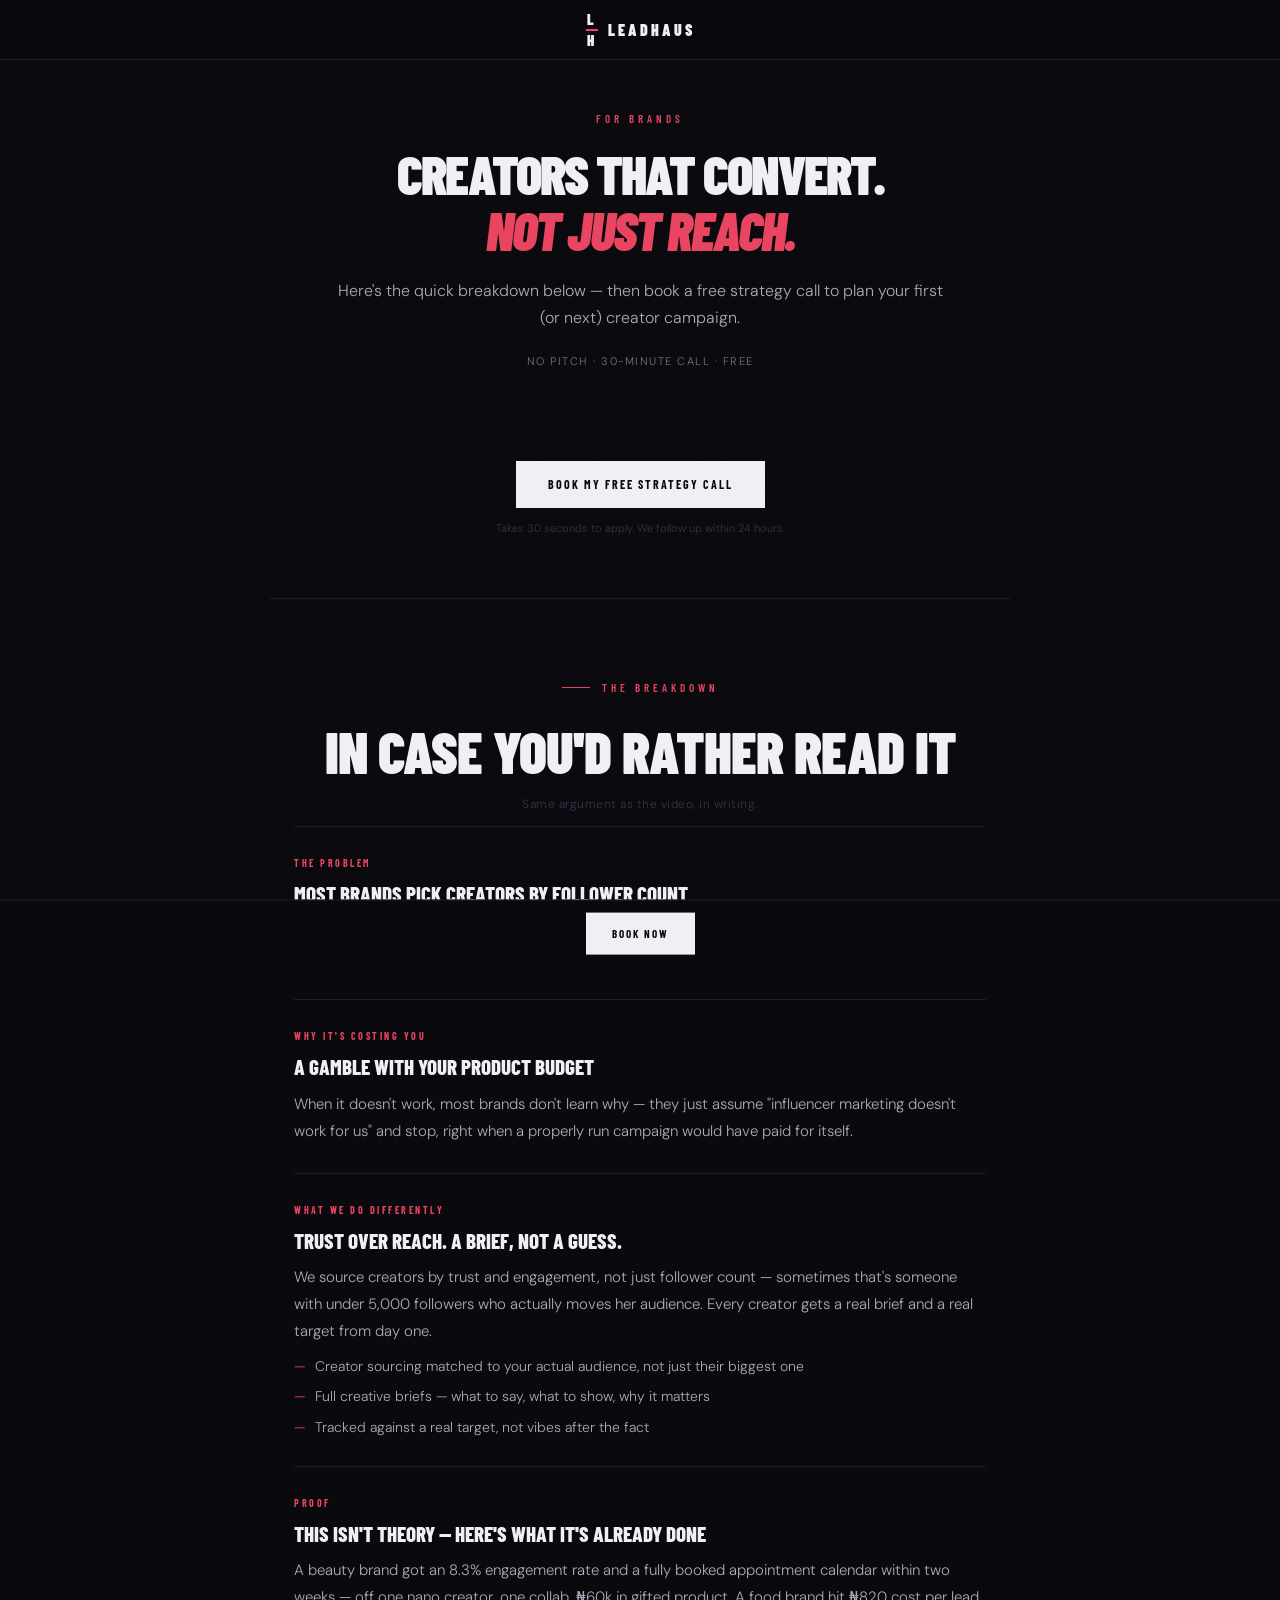
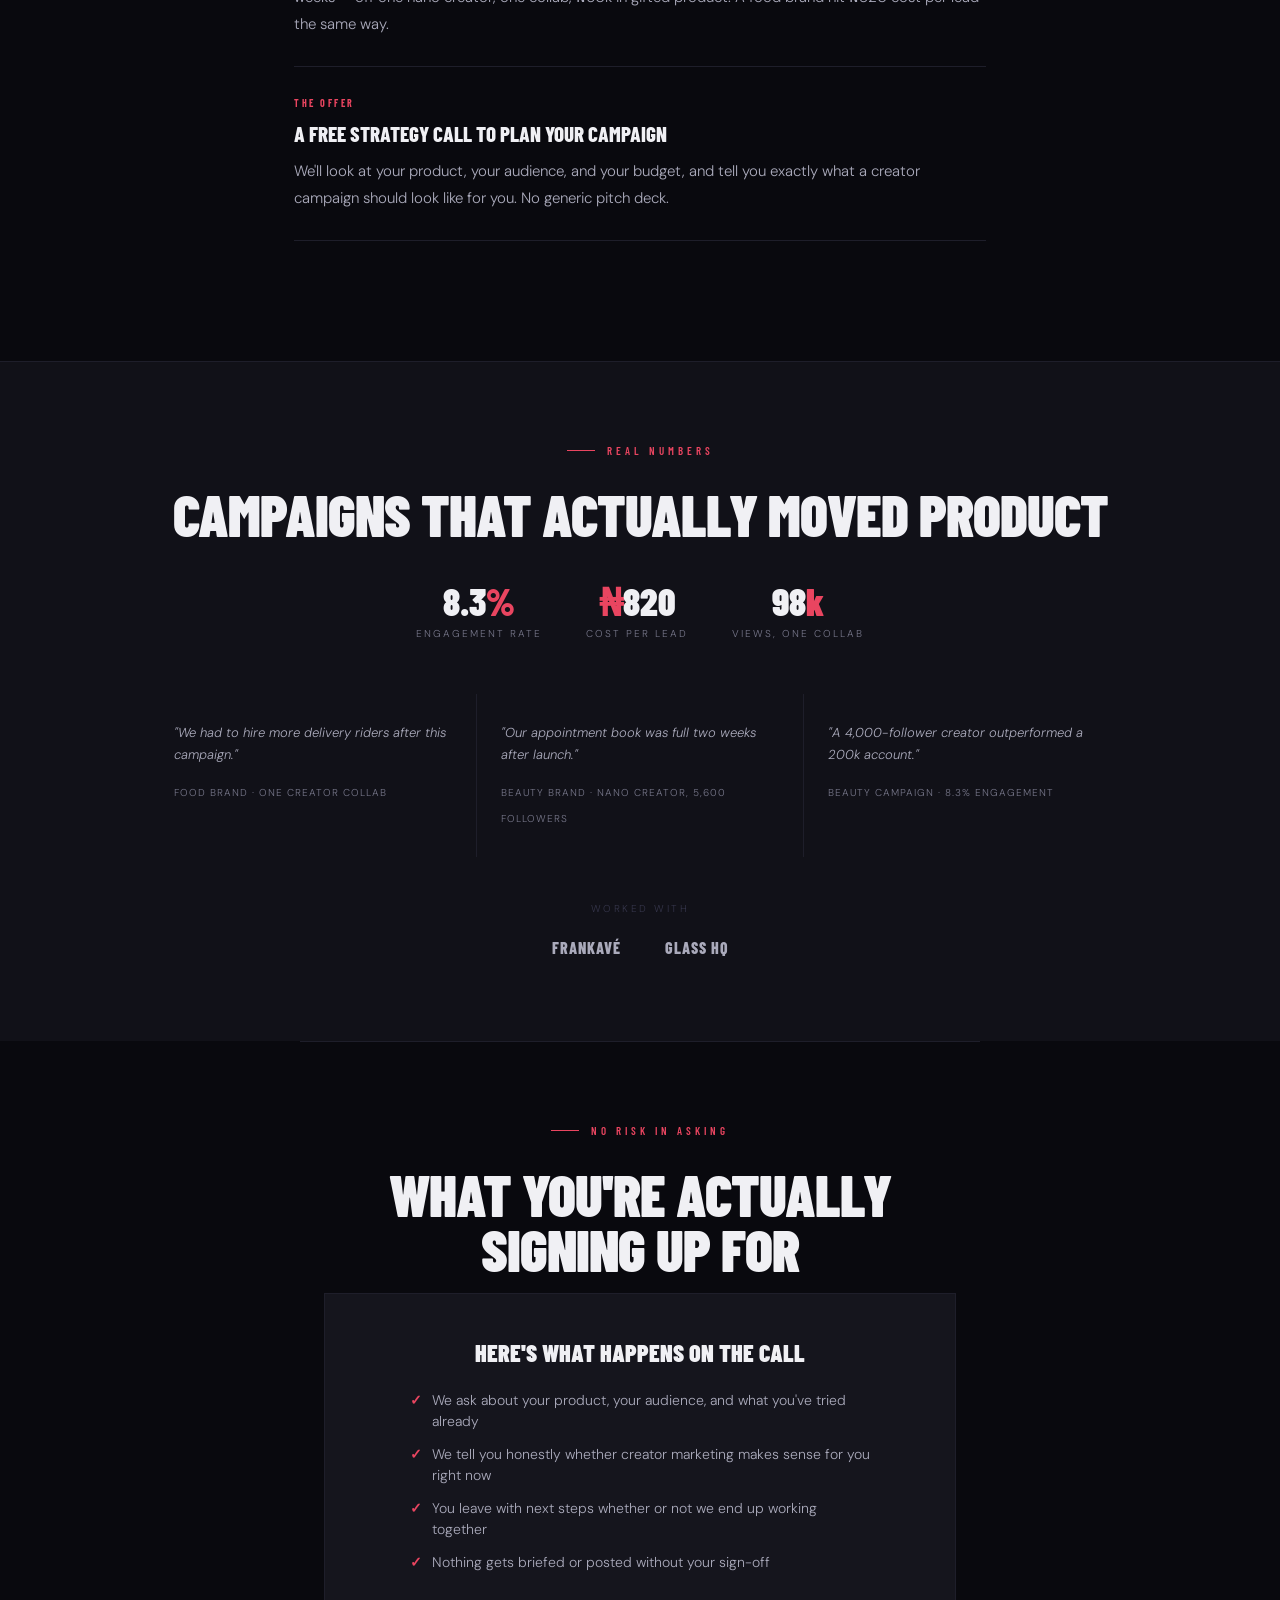
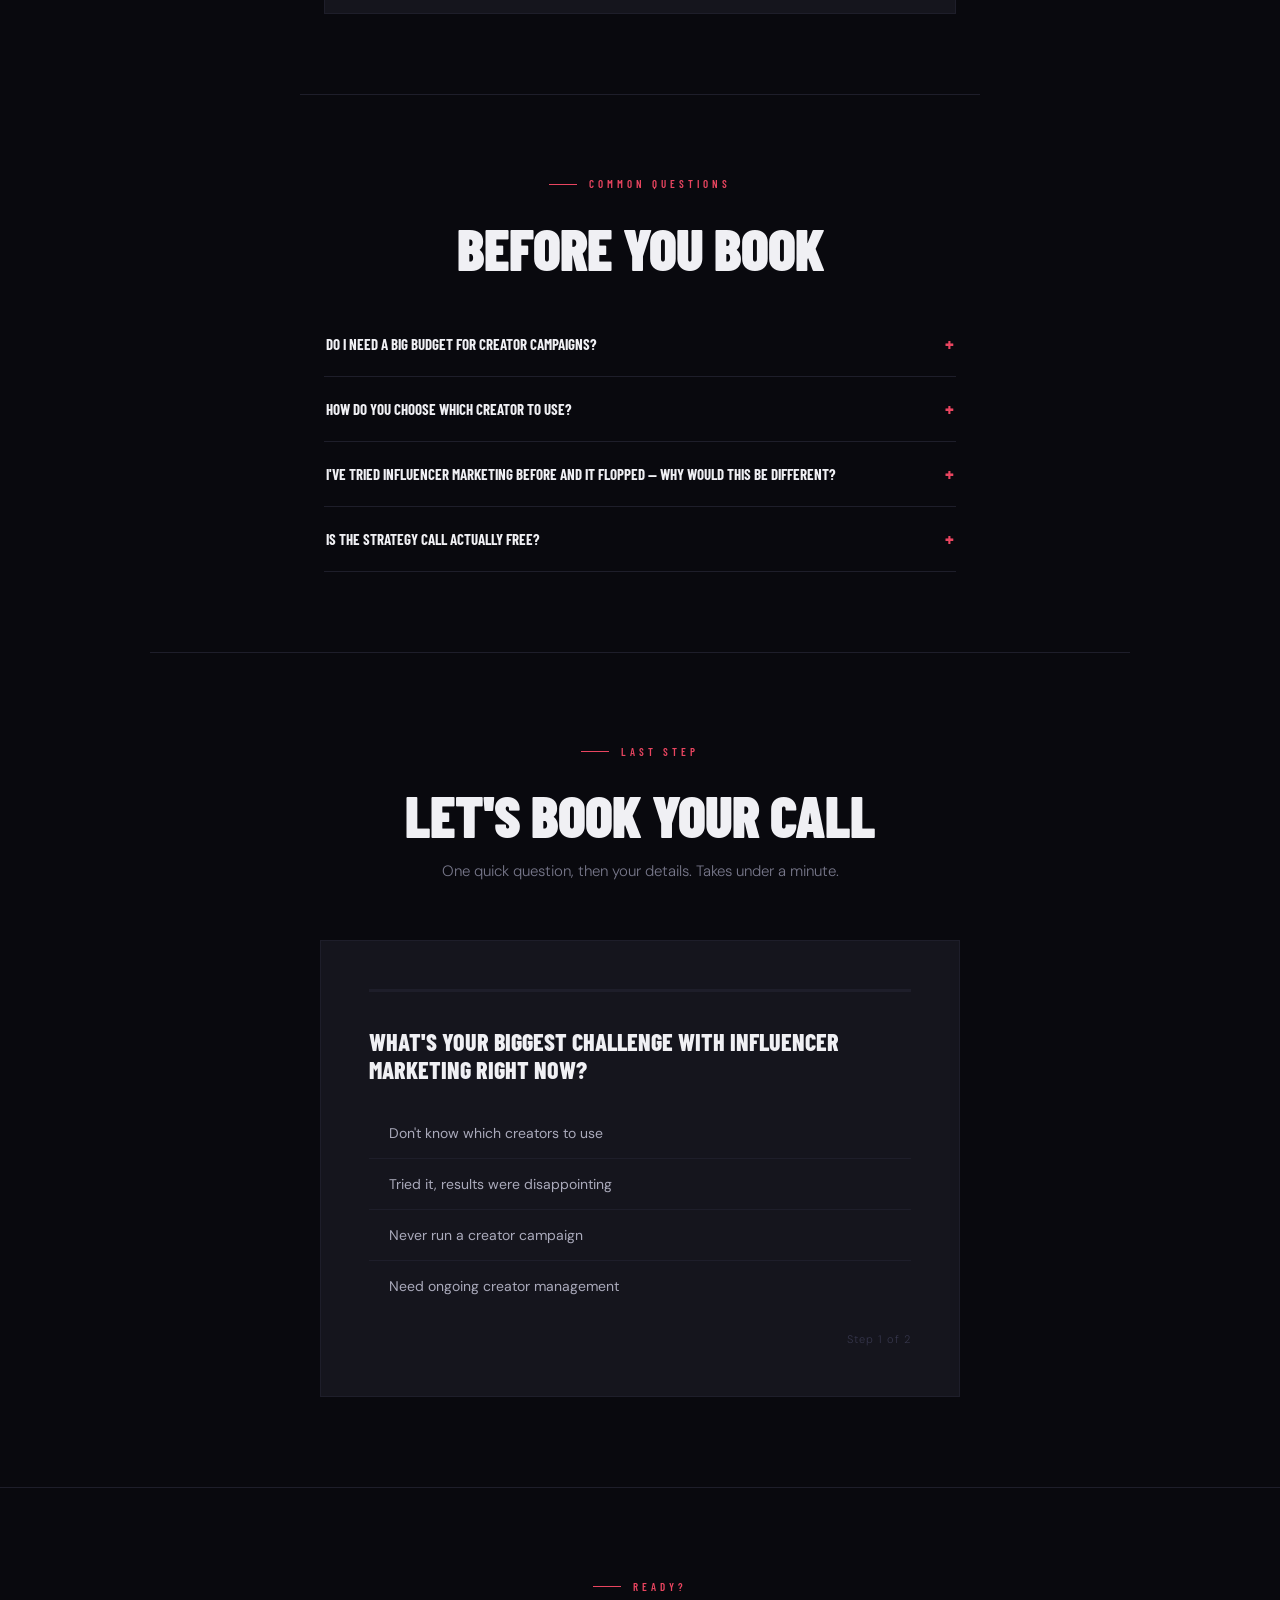
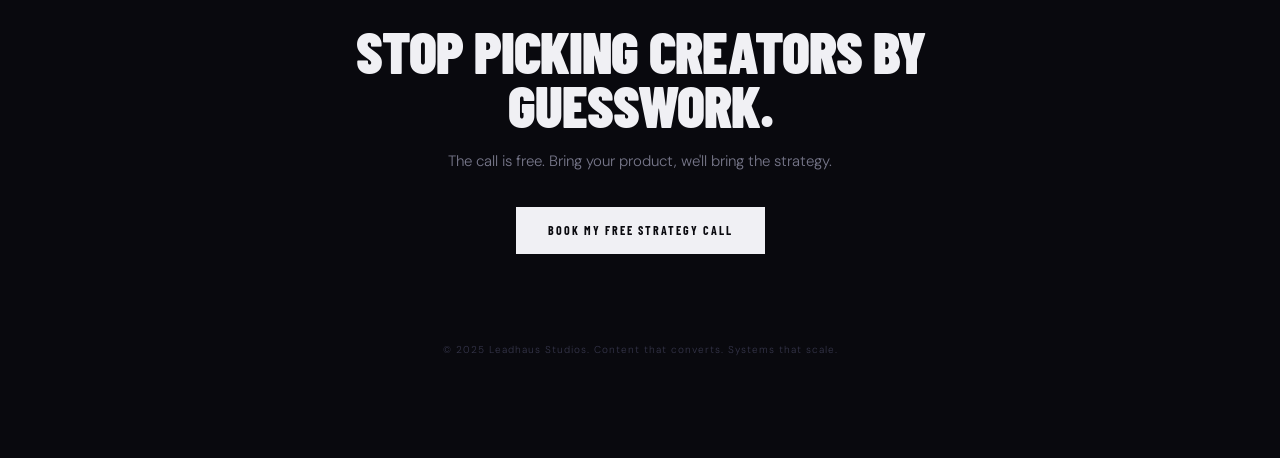
<file: funnel-creators-brand-no-video.html>
<!DOCTYPE html>
<html lang="en">
<head>
<meta charset="UTF-8"/>
<meta name="viewport" content="width=device-width, initial-scale=1.0"/>
<title>Creator Campaigns For Brands — Leadhaus Studios</title>
<link rel="preconnect" href="https://fonts.googleapis.com"/>
<link href="https://fonts.googleapis.com/css2?family=Barlow+Condensed:ital,wght@0,300;0,400;0,600;0,700;0,800;0,900;1,700;1,900&family=DM+Sans:ital,wght@0,300;0,400;0,500;1,300&display=swap" rel="stylesheet"/>
<style>
:root{--black:#09090E;--dark:#111118;--card:#15151D;--border:#1E1E2A;--muted:#35354A;--dim:#77778A;--off:#AAAABB;--white:#F0F0F4;--red:#E94560;--fd:'Barlow Condensed',sans-serif;--fb:'DM Sans',sans-serif}
*,*::before,*::after{box-sizing:border-box;margin:0;padding:0}
html{scroll-behavior:smooth}
body{background:var(--black);color:var(--white);font-family:var(--fb);font-weight:300;line-height:1.6;overflow-x:hidden;cursor:pointer;min-height:100vh}
body::before{content:'';position:fixed;inset:0;z-index:0;pointer-events:none;opacity:.022;background-image:url("data:image/svg+xml,%3Csvg viewBox='0 0 200 200' xmlns='http://www.w3.org/2000/svg'%3E%3Cfilter id='n'%3E%3CfeTurbulence type='fractalNoise' baseFrequency='.85' numOctaves='4' stitchTiles='stitch'/%3E%3C/filter%3E%3Crect width='100%25' height='100%25' filter='url(%23n)'/%3E%3C/svg%3E");background-size:180px}

/* NAV */
nav{position:fixed;top:0;left:0;right:0;z-index:200;display:flex;align-items:stretch;border-bottom:1px solid var(--border);background:rgba(9,9,14,.93);backdrop-filter:blur(20px);height:64px;flex-wrap:wrap}
.nav-logo{display:flex;align-items:center;gap:10px;padding:0 36px 0 40px;font-family:var(--fd);font-weight:900;font-size:16px;letter-spacing:3px;text-transform:uppercase;color:var(--white);text-decoration:none;border-right:1px solid var(--border);white-space:nowrap;flex-shrink:0;cursor:pointer}
.nlm{display:flex;flex-direction:column;align-items:center;line-height:1}
.nlm span{font-size:15px}
.nlr{width:12px;height:2px;background:var(--red);margin:2px 0}
.nav-links{display:flex;align-items:stretch;flex:1;list-style:none}
.nav-links li{display:flex}
.nav-links a{display:flex;align-items:center;padding:0 28px;font-size:11px;font-weight:500;letter-spacing:2.5px;text-transform:uppercase;color:var(--dim);text-decoration:none;border-right:1px solid var(--border);transition:color .2s,background .2s;position:relative;cursor:pointer}
.nav-links a::after{content:'';position:absolute;bottom:0;left:0;right:0;height:2px;background:var(--red);transform:scaleX(0);transform-origin:left;transition:transform .25s cubic-bezier(.4,0,0,1)}
.nav-links a:hover{color:var(--white);background:rgba(255,255,255,.025)}
.nav-links a.active{color:var(--white)}
.nav-links a.active::after{transform:scaleX(1)}
.nav-right{display:flex;align-items:center;margin-left:auto;padding:0 40px 0 28px;border-left:1px solid var(--border)}
.nav-cta{font-family:var(--fd);font-weight:700;font-size:12px;letter-spacing:2px;text-transform:uppercase;color:var(--black);background:var(--white);padding:10px 22px;text-decoration:none;transition:background .2s,color .2s;cursor:pointer}
.nav-cta:hover{background:var(--red);color:var(--white)}

/* HAMBURGER */
.nav-burger{display:none;flex-direction:column;justify-content:center;gap:5px;width:44px;height:64px;padding:0 12px;cursor:pointer;background:none;border:none;margin-left:auto;flex-shrink:0}
.nav-burger span{display:block;width:20px;height:2px;background:var(--white);transition:all .25s}
.nav-burger.open span:nth-child(1){transform:translateY(7px) rotate(45deg)}
.nav-burger.open span:nth-child(2){opacity:0}
.nav-burger.open span:nth-child(3){transform:translateY(-7px) rotate(-45deg)}
.nav-mobile{display:none;width:100%;background:rgba(9,9,14,.98);border-top:1px solid var(--border);flex-direction:column;list-style:none}
.nav-mobile.open{display:flex}
.nav-mobile li a{display:block;padding:16px 24px;font-size:12px;font-weight:500;letter-spacing:2.5px;text-transform:uppercase;color:var(--dim);text-decoration:none;border-bottom:1px solid var(--border);transition:color .2s,background .2s}
.nav-mobile li a:hover,.nav-mobile li a.active{color:var(--white);background:rgba(255,255,255,.025)}
.nav-mobile li:last-child a{color:var(--black);background:var(--white);font-family:var(--fd);font-weight:700;letter-spacing:2px}
.nav-mobile li:last-child a:hover{background:var(--red);color:var(--white)}

/* PAGES */
main{display:block;min-height:100vh;padding-top:64px;animation:fadeIn .35s ease forwards}
@keyframes fadeIn{from{opacity:0;transform:translateY(8px)}to{opacity:1;transform:translateY(0)}}

/* SHARED */
.sec-label{font-family:var(--fd);font-size:11px;font-weight:600;letter-spacing:4px;text-transform:uppercase;color:var(--red);display:flex;align-items:center;gap:12px;margin-bottom:28px}
.sec-label::before{content:'';width:28px;height:1px;background:var(--red)}
.btn-p{font-family:var(--fd);font-weight:700;font-size:12px;letter-spacing:2px;text-transform:uppercase;color:var(--black);background:var(--white);padding:14px 32px;text-decoration:none;display:inline-block;border:none;cursor:pointer;transition:background .25s,color .25s}
.btn-p:hover{background:var(--red);color:var(--white)}
.btn-g{font-family:var(--fd);font-weight:600;font-size:11px;letter-spacing:2px;text-transform:uppercase;color:var(--dim);text-decoration:none;display:inline-flex;align-items:center;gap:8px;border:none;background:none;cursor:pointer;transition:color .2s}
.btn-g:hover{color:var(--white)}
.btn-g::after{content:'→';font-size:14px}
.fade-up{opacity:0;transform:translateY(28px);transition:opacity .65s ease,transform .65s ease}
.fade-up.show{opacity:1;transform:translateY(0)}
.d1{transition-delay:.1s}.d2{transition-delay:.2s}.d3{transition-delay:.3s}.d4{transition-delay:.4s}
h2{font-family:var(--fd);font-size:clamp(36px,4.5vw,60px);font-weight:900;line-height:.95;text-transform:uppercase;letter-spacing:-1px;margin-bottom:16px}
h2 em{color:var(--red);font-style:italic}
footer{background:var(--dark);padding:28px 48px;border-top:1px solid var(--border);display:flex;justify-content:space-between;align-items:center}
.fl{font-family:var(--fd);font-size:14px;font-weight:900;letter-spacing:3px;text-transform:uppercase}
.fl span{color:var(--red)}
footer p{font-size:10px;color:var(--muted);letter-spacing:1px}

/* HOME HERO */
.hero{min-height:calc(100vh - 64px);display:flex;flex-direction:column;justify-content:flex-end;padding:0 48px 80px;position:relative;overflow:hidden}
.hero-ghost{position:absolute;top:50%;left:50%;transform:translate(-50%,-50%);font-family:var(--fd);font-size:clamp(100px,17vw,240px);font-weight:900;font-style:italic;letter-spacing:-4px;color:transparent;-webkit-text-stroke:1px var(--border);white-space:nowrap;pointer-events:none;user-select:none}
.hero-line{position:absolute;top:0;bottom:0;width:1px;background:var(--border)}
.hero-content{position:relative;z-index:2;max-width:900px}
.hero-eye{font-family:var(--fd);font-size:11px;font-weight:600;letter-spacing:5px;text-transform:uppercase;color:var(--dim);display:flex;align-items:center;gap:14px;margin-bottom:18px}
.hero-eye::before{content:'';width:44px;height:1px;background:var(--red)}
h1{font-family:var(--fd);font-size:clamp(56px,8.5vw,118px);font-weight:900;line-height:.92;letter-spacing:-2px;text-transform:uppercase;margin-bottom:28px}
h1 em{font-style:italic;color:var(--red)}
.hero-sub{font-size:17px;font-weight:300;color:var(--off);max-width:500px;line-height:1.75;margin-bottom:40px}
.hero-acts{display:flex;gap:16px;align-items:center;flex-wrap:wrap}
.hero-nums{position:absolute;right:48px;bottom:80px;display:flex;flex-direction:column;gap:28px;z-index:2}
.hnum{text-align:right}
.hnum-n{font-family:var(--fd);font-size:44px;font-weight:900;line-height:1}
.hnum-n span{color:var(--red)}
.hnum-l{font-size:10px;letter-spacing:2px;text-transform:uppercase;color:var(--dim);margin-top:3px}

/* TICKER */
.ticker-w{border-top:1px solid var(--border);border-bottom:1px solid var(--border);padding:13px 0;overflow:hidden;background:var(--dark)}
.ticker{display:flex;animation:tick 22s linear infinite;white-space:nowrap}
.tick-i{font-family:var(--fd);font-size:12px;font-weight:700;letter-spacing:3px;text-transform:uppercase;color:var(--dim);padding:0 24px;flex-shrink:0}
.tick-i span{color:var(--red);margin:0 8px}
@keyframes tick{from{transform:translateX(0)}to{transform:translateX(-50%)}}

/* PAIN POINTS */
.pain{padding:110px 48px;border-top:1px solid var(--border);background:var(--dark)}
.pain-hd{margin-bottom:56px;max-width:640px}
.pain-hd p{font-size:15px;color:var(--dim);line-height:1.7;margin-top:12px}
.pain-g{display:grid;grid-template-columns:repeat(3,1fr);gap:1px;background:var(--border)}
.pain-c{background:var(--dark);padding:32px 28px;transition:background .2s}
.pain-c:hover{background:var(--card)}
.pain-c h4{font-family:var(--fd);font-size:19px;font-weight:800;text-transform:uppercase;margin-bottom:10px;line-height:1.15}
.pain-c p{font-size:13px;color:var(--dim);line-height:1.7}

/* QUALIFIER */
.qual{padding:110px 48px;border-top:1px solid var(--border)}
.qual-hd{max-width:600px}
.qual-hd p{font-size:15px;color:var(--dim);line-height:1.7;margin-top:12px;margin-bottom:44px}
.qual-list{list-style:none;display:flex;flex-direction:column;max-width:640px;margin-bottom:36px}
.qual-list li{display:flex;gap:14px;align-items:flex-start;padding:16px 0;border-bottom:1px solid var(--border);font-size:15px;color:var(--off)}
.qual-list li::before{content:'✓';color:var(--red);font-family:var(--fd);font-weight:900;font-size:16px}

/* FINAL CTA */
.fin-cta{padding:110px 48px;text-align:center;border-top:1px solid var(--border);background:var(--dark)}
.fin-cta h2{max-width:700px;margin:0 auto 16px}
.fin-cta p{font-size:15px;color:var(--dim);max-width:480px;margin:0 auto 32px;line-height:1.7}
.fin-cta .sec-note{font-size:12px;color:var(--muted);margin-top:18px}

/* WHAT WE DO */
.what{padding:110px 48px;border-top:1px solid var(--border)}
.what-g{display:grid;grid-template-columns:1fr 1fr;gap:72px;align-items:start}
.what-g p{font-size:15px;color:var(--off);line-height:1.8;margin-bottom:14px}
.svcs{margin-top:44px}
.svc{display:flex;gap:22px;align-items:flex-start;padding:22px 0;border-bottom:1px solid var(--border)}
.svc-n{font-family:var(--fd);font-size:11px;font-weight:600;letter-spacing:2px;color:var(--red);padding-top:3px;min-width:26px}
.svc-b h4{font-family:var(--fd);font-size:20px;font-weight:700;text-transform:uppercase;margin-bottom:5px}
.svc-b p{font-size:13px;color:var(--dim);line-height:1.7}
.stmt{border:1px solid var(--border);padding:36px;position:relative}
.stmt::before{content:'';position:absolute;top:-1px;left:0;width:56px;height:2px;background:var(--red)}
.stmt blockquote{font-family:var(--fd);font-size:26px;font-weight:700;font-style:italic;line-height:1.3;color:var(--white);margin-bottom:18px}
.stmt blockquote em{color:var(--red);font-style:normal}
.stmt cite{font-size:10px;letter-spacing:2px;text-transform:uppercase;color:var(--dim);font-style:normal}
.vs{margin-top:28px;border-top:1px solid var(--border);padding-top:24px}
.vs p{font-size:10px;letter-spacing:2px;text-transform:uppercase;color:var(--dim);margin-bottom:12px}
.vs-row{display:flex;justify-content:space-between;padding:9px 0;border-bottom:1px solid var(--border);font-size:12px}
.vs-row .no{color:var(--muted);text-decoration:line-through}
.vs-row .yes{color:var(--white);font-weight:500}

/* INDUSTRIES */
.inds{padding:110px 48px;background:var(--dark);border-top:1px solid var(--border)}
.inds-hd{margin-bottom:56px;max-width:560px}
.inds-hd p{font-size:15px;color:var(--dim);line-height:1.7}
.ind-g{display:grid;grid-template-columns:repeat(5,1fr);gap:1px;background:var(--border)}
.ind-c{background:var(--dark);padding:36px 28px;position:relative;overflow:hidden;transition:background .25s}
.ind-c::after{content:'';position:absolute;bottom:0;left:0;right:0;height:2px;background:var(--red);transform:scaleX(0);transform-origin:left;transition:transform .3s}
.ind-c:hover{background:var(--card)}
.ind-c:hover::after{transform:scaleX(1)}
.ind-icon{font-size:26px;margin-bottom:18px;display:block}
.ind-c h3{font-family:var(--fd);font-size:20px;font-weight:800;text-transform:uppercase;margin-bottom:10px}
.ind-c p{font-size:12px;color:var(--dim);line-height:1.7}
.ind-tag{margin-top:16px;font-size:9px;letter-spacing:2px;text-transform:uppercase;color:var(--red)}

/* PROCESS */
.proc{padding:110px 48px;border-top:1px solid var(--border)}
.proc-hd{margin-bottom:72px}
.proc-hd h2{max-width:620px}
.step{display:grid;grid-template-columns:72px 1fr 220px;align-items:stretch;border-top:1px solid var(--border);transition:background .2s}
.step:last-child{border-bottom:1px solid var(--border)}
.step:hover{background:var(--card)}
.sn{font-family:var(--fd);font-size:44px;font-weight:900;color:var(--border);padding:28px 0;line-height:1;align-self:center;transition:color .3s}
.step:hover .sn{color:var(--red)}
.sc{padding:28px 36px;border-left:1px solid var(--border)}
.sc h4{font-family:var(--fd);font-size:22px;font-weight:800;text-transform:uppercase;margin-bottom:8px}
.sc p{font-size:13px;color:var(--dim);line-height:1.7}
.sd{padding:28px 32px;border-left:1px solid var(--border);display:flex;flex-direction:column;justify-content:center;gap:6px}
.sd .st{font-size:9px;letter-spacing:2px;text-transform:uppercase;color:var(--red)}
.sd .sn2{font-size:13px;color:var(--off)}

/* TEAM */
.team-sec{padding:110px 48px;background:var(--dark);border-top:1px solid var(--border)}
.team-g{display:grid;grid-template-columns:repeat(3,1fr);gap:1px;background:var(--border);margin-top:56px}
.tm{background:var(--dark);padding:36px 28px;position:relative;overflow:hidden;transition:background .2s}
.tm::after{content:'';position:absolute;bottom:0;left:0;right:0;height:2px;background:var(--red);transform:scaleX(0);transform-origin:left;transition:transform .3s}
.tm:hover{background:var(--card)}
.tm:hover::after{transform:scaleX(1)}
.tm-role{font-size:9px;letter-spacing:2.5px;text-transform:uppercase;color:var(--red);margin-bottom:14px}
.tm-name{font-family:var(--fd);font-size:28px;font-weight:900;text-transform:uppercase;letter-spacing:-.5px;margin-bottom:12px}
.tm-desc{font-size:13px;color:var(--dim);line-height:1.7}

/* RESULTS */
.res-hero{padding:90px 48px 60px;border-bottom:1px solid var(--border)}
.res-hero p{font-size:16px;color:var(--dim);max-width:520px;line-height:1.7}
.stats-bar{display:grid;grid-template-columns:repeat(4,1fr);gap:1px;background:var(--border);border-bottom:1px solid var(--border)}
.stat-box{background:var(--dark);padding:36px 32px}
.sbl{font-size:10px;letter-spacing:2.5px;text-transform:uppercase;color:var(--dim);margin-bottom:10px}
.sbn{font-family:var(--fd);font-size:clamp(36px,4vw,52px);font-weight:900;line-height:1}
.sbn span{color:var(--red)}
.sbsub{font-size:11px;color:var(--muted);margin-top:6px}
.cases{padding:80px 48px}
.cases-hd{font-family:var(--fd);font-size:14px;font-weight:600;letter-spacing:3px;text-transform:uppercase;color:var(--dim);margin-bottom:32px;padding-bottom:16px;border-bottom:1px solid var(--border)}
.case-g{display:flex;flex-direction:column;gap:1px;background:var(--border);margin-bottom:48px}
.case{background:var(--dark);display:grid;grid-template-columns:260px 1fr 1fr 1fr;align-items:stretch;gap:1px;background:var(--border)}
.case:hover .case-left{background:var(--card)}
.case-left{background:var(--dark);padding:36px 32px}
.case-tag{font-size:9px;letter-spacing:2.5px;text-transform:uppercase;color:var(--red);margin-bottom:12px}
.case-brand{font-family:var(--fd);font-size:22px;font-weight:900;text-transform:uppercase;margin-bottom:6px}
.case-niche{font-size:12px;color:var(--dim)}
.case-meta{font-size:10px;color:var(--muted);margin-top:8px}
.case-m{background:var(--dark);padding:36px 32px}
.case-ml{font-size:9px;letter-spacing:2px;text-transform:uppercase;color:var(--dim);margin-bottom:8px}
.case-mv{font-family:var(--fd);font-size:28px;font-weight:900}
.case-mv span{color:var(--red)}
.case-ms{font-size:11px;color:var(--muted);margin-top:4px}
.case-quote{font-size:13px;color:var(--off);line-height:1.6;font-style:italic;margin-top:6px}
.coming{background:var(--card);border:1px dashed var(--muted);padding:56px 48px;text-align:center}
.coming strong{color:var(--dim);display:block;font-family:var(--fd);font-size:22px;font-weight:900;text-transform:uppercase;letter-spacing:1px;margin-bottom:8px}
.coming p{font-size:13px;color:var(--muted);line-height:1.7;max-width:420px;margin:0 auto 24px}
.res-cta{padding:60px 48px;text-align:center;border-top:1px solid var(--border)}
.res-cta h3{font-family:var(--fd);font-size:clamp(28px,3vw,44px);font-weight:900;text-transform:uppercase;margin-bottom:10px}
.res-cta p{font-size:14px;color:var(--dim);margin-bottom:28px}

/* PACKAGES */
.pkg-hero{padding:90px 48px 60px;border-bottom:1px solid var(--border)}
.pkg-note{font-size:11px;color:var(--muted);margin-top:10px}
.pkgs{padding:0 48px 80px}
.pkg-g{display:grid;grid-template-columns:repeat(3,1fr);gap:1px;background:var(--border);margin-top:1px}
.pkg{background:var(--dark);padding:44px 36px;transition:background .2s}
.pkg:hover{background:var(--card)}
.pkg.feat{background:var(--red)}
.pkg.feat:hover{background:#d03b52}
.pkg-tag{font-size:9px;letter-spacing:2.5px;text-transform:uppercase;color:var(--dim);margin-bottom:20px}
.pkg.feat .pkg-tag{color:rgba(255,255,255,.6)}
.pkg-name{font-family:var(--fd);font-size:32px;font-weight:900;text-transform:uppercase;margin-bottom:4px}
.pkg-price{font-family:var(--fd);font-size:48px;font-weight:900;line-height:1;margin-bottom:4px}
.pkg-mo{font-size:13px;color:var(--dim);margin-bottom:36px}
.pkg.feat .pkg-mo{color:rgba(255,255,255,.65)}
.pkg-list{list-style:none;display:flex;flex-direction:column;gap:10px}
.pkg-list li{font-size:14px;color:var(--off);display:flex;gap:10px;align-items:flex-start}
.pkg.feat .pkg-list li{color:rgba(255,255,255,.85)}
.pkg-list li::before{content:'—';color:var(--red);font-size:12px;margin-top:3px;flex-shrink:0}
.pkg.feat .pkg-list li::before{color:rgba(255,255,255,.5)}
.lr-strip{background:var(--card);border:1px solid var(--border);padding:44px;display:grid;grid-template-columns:1fr auto;gap:48px;align-items:center;margin-top:1px}
.lr-tag{font-size:9px;letter-spacing:2.5px;text-transform:uppercase;color:var(--red);margin-bottom:16px}
.lr-title{font-family:var(--fd);font-size:28px;font-weight:900;text-transform:uppercase;margin-bottom:10px}
.lr-desc{font-size:14px;color:var(--dim);max-width:560px;line-height:1.7}
.lr-right{text-align:right;white-space:nowrap}
.lr-price{font-family:var(--fd);font-size:42px;font-weight:900;display:block;margin-bottom:4px}
.lr-note{font-size:11px;color:var(--muted)}
.addons{padding:0 48px 100px}
.addons h3{font-family:var(--fd);font-size:32px;font-weight:900;text-transform:uppercase;margin-bottom:32px;padding-top:56px;border-top:1px solid var(--border)}
.addon-g{display:flex;flex-direction:column}
.addon{display:grid;grid-template-columns:220px 1fr 140px;border-top:1px solid var(--border);padding:18px 0;align-items:center;gap:24px}
.addon:last-child{border-bottom:1px solid var(--border)}
.addon-n{font-family:var(--fd);font-size:15px;font-weight:700;text-transform:uppercase}
.addon-d{font-size:13px;color:var(--dim);line-height:1.5}
.addon-p{font-family:var(--fd);font-size:17px;font-weight:700;text-align:right}

/* CREATORS */
.cr-hero{padding:90px 48px 0;position:relative;overflow:hidden;border-bottom:1px solid var(--border)}
.cr-ghost{position:absolute;top:0;right:-40px;font-family:var(--fd);font-size:clamp(120px,16vw,200px);font-weight:900;font-style:italic;letter-spacing:-4px;color:transparent;-webkit-text-stroke:1px var(--border);white-space:nowrap;pointer-events:none;user-select:none;line-height:1}
.cr-content{position:relative;z-index:2;max-width:700px;padding-bottom:72px}
.cr-content p{font-size:17px;color:var(--off);line-height:1.75;max-width:500px;margin-bottom:36px}
.cr-who{padding:80px 48px;border-bottom:1px solid var(--border);background:var(--dark)}
.cr-who-sub{font-size:15px;color:var(--dim);max-width:520px;line-height:1.7;margin-bottom:48px}
.cr-who-g{display:grid;grid-template-columns:repeat(4,1fr);gap:1px;background:var(--border)}
.cr-who-c{background:var(--dark);padding:36px 32px;transition:background .2s}
.cr-who-c:hover{background:var(--card)}
.cr-who-c .icon{font-size:28px;margin-bottom:16px;display:block}
.cr-who-c h4{font-family:var(--fd);font-size:20px;font-weight:700;text-transform:uppercase;margin-bottom:8px}
.cr-who-c p{font-size:13px;color:var(--dim);line-height:1.7}
.cr-why{padding:80px 48px;border-bottom:1px solid var(--border)}
.cr-why h3{font-family:var(--fd);font-size:clamp(36px,3.5vw,54px);font-weight:900;line-height:.95;text-transform:uppercase;margin-bottom:48px}
.cr-benefits{display:flex;flex-direction:column}
.cr-ben{display:grid;grid-template-columns:64px 1fr 200px;align-items:center;border-top:1px solid var(--border);padding:24px 0;transition:all .2s;gap:24px}
.cr-ben:last-child{border-bottom:1px solid var(--border)}
.cr-ben:hover{background:var(--card);padding:24px 16px;margin:0 -16px}
.cr-ben .cb-i{font-size:28px}
.cr-ben h4{font-family:var(--fd);font-size:22px;font-weight:700;text-transform:uppercase;margin-bottom:4px}
.cr-ben p{font-size:13px;color:var(--dim);line-height:1.6}
.cb-tag{font-size:9px;letter-spacing:2px;text-transform:uppercase;color:var(--red);text-align:right}
.cr-niches{padding:80px 48px;background:var(--dark);border-bottom:1px solid var(--border)}
.niche-g{display:grid;grid-template-columns:repeat(4,1fr);gap:1px;background:var(--border);margin-top:40px}
.niche-c{background:var(--dark);padding:32px 26px;position:relative;overflow:hidden;transition:background .2s}
.niche-c:hover{background:var(--card)}
.niche-c::before{content:'';position:absolute;left:0;top:0;bottom:0;width:2px;background:var(--red)}
.niche-c .ni{font-size:24px;margin-bottom:14px;display:block}
.niche-c h4{font-family:var(--fd);font-size:18px;font-weight:800;text-transform:uppercase;margin-bottom:8px}
.niche-c p{font-size:12px;color:var(--dim);line-height:1.6}
.cr-form{padding:80px 48px;border-top:1px solid var(--border)}
.cr-form-grid{display:grid;grid-template-columns:1fr 1fr;gap:1px;background:var(--border);max-width:760px}
.cr-field{background:var(--dark);padding:0}
.cr-field label{display:block;font-size:9px;letter-spacing:2.5px;text-transform:uppercase;color:var(--red);padding:16px 20px 6px}
.cr-field input,.cr-field select,.cr-field textarea{width:100%;background:transparent;border:none;outline:none;color:var(--white);font-family:var(--fb);font-size:14px;font-weight:300;padding:0 20px 16px;cursor:pointer}
.cr-field select option{background:var(--dark);color:var(--white)}
.cr-field textarea{resize:none;height:90px;cursor:text}
.cr-field input{cursor:text}
.cr-field.full{grid-column:1/-1}
.cr-submit{margin-top:1px;background:var(--border);padding:20px;grid-column:1/-1;display:flex;align-items:center;justify-content:space-between}
.cr-note{font-size:11px;color:var(--dim)}
.cr-submit-btn{font-family:var(--fd);font-weight:700;font-size:12px;letter-spacing:2.5px;text-transform:uppercase;color:var(--black);background:var(--white);padding:13px 28px;border:none;cursor:pointer;transition:background .2s,color .2s}
.cr-submit-btn:hover{background:var(--red);color:var(--white)}

/* FUNNEL LANDING PAGE */
.fn-nav{position:fixed;top:0;left:0;right:0;z-index:200;display:flex;align-items:center;justify-content:space-between;padding:0 40px;height:64px;border-bottom:1px solid var(--border);background:rgba(9,9,14,.93);backdrop-filter:blur(20px)}
.fn-nav .nav-logo{border:none;padding:0}
.fn-trust{font-size:10px;letter-spacing:2px;text-transform:uppercase;color:var(--dim);display:flex;align-items:center;gap:8px}
.fn-hero{min-height:100vh;display:flex;flex-direction:column;justify-content:center;align-items:center;text-align:center;padding:140px 24px 80px;position:relative;overflow:hidden}
.fn-hero .hero-ghost{position:absolute;top:50%;left:50%;transform:translate(-50%,-50%);font-family:var(--fd);font-size:clamp(100px,17vw,240px);font-weight:900;font-style:italic;letter-spacing:-4px;color:transparent;-webkit-text-stroke:1px var(--border);white-space:nowrap;pointer-events:none;user-select:none}
.fn-hero-content{position:relative;z-index:2;max-width:760px}
.fn-eye{font-family:var(--fd);font-size:11px;font-weight:600;letter-spacing:5px;text-transform:uppercase;color:var(--red);margin-bottom:20px}
.fn-hero h1{font-size:clamp(42px,7vw,84px);margin-bottom:22px}
.fn-hero-sub{font-size:17px;color:var(--off);max-width:560px;margin:0 auto 36px;line-height:1.75}
.fn-nums{display:flex;gap:44px;justify-content:center;margin-top:56px;flex-wrap:wrap}
.fn-num{text-align:center}
.fn-num-n{font-family:var(--fd);font-size:38px;font-weight:900;line-height:1}
.fn-num-n span{color:var(--red)}
.fn-num-l{font-size:10px;letter-spacing:2px;text-transform:uppercase;color:var(--dim);margin-top:6px}
.fn-sec{padding:90px 24px;border-top:1px solid var(--border);max-width:980px;margin:0 auto}
.fn-sec.wide{max-width:none}
.fn-sec-hd{text-align:center;margin-bottom:56px}
.fn-sec-hd p{font-size:15px;color:var(--dim);max-width:520px;margin:14px auto 0;line-height:1.7}
.fn-pain-g{display:grid;grid-template-columns:repeat(3,1fr);gap:1px;background:var(--border);max-width:980px;margin:0 auto}
.fn-pain-c{background:var(--dark);padding:30px 26px}
.fn-pain-c h4{font-family:var(--fd);font-size:17px;font-weight:800;text-transform:uppercase;margin-bottom:8px;line-height:1.2}
.fn-pain-c p{font-size:12px;color:var(--dim);line-height:1.65}
.fn-offer-g{display:grid;grid-template-columns:1fr 1fr;gap:1px;background:var(--border)}
.fn-offer{background:var(--dark);padding:40px 34px}
.fn-offer h4{font-family:var(--fd);font-size:24px;font-weight:900;text-transform:uppercase;margin-bottom:10px}
.fn-offer p{font-size:13px;color:var(--dim);line-height:1.7;margin-bottom:18px}
.fn-offer ul{list-style:none;display:flex;flex-direction:column;gap:8px}
.fn-offer ul li{font-size:13px;color:var(--off);display:flex;gap:8px}
.fn-offer ul li::before{content:'—';color:var(--red)}
.fn-steps{display:flex;flex-direction:column}
.fn-step{display:grid;grid-template-columns:56px 1fr;gap:20px;padding:22px 0;border-top:1px solid var(--border)}
.fn-step:last-child{border-bottom:1px solid var(--border)}
.fn-step-n{font-family:var(--fd);font-size:32px;font-weight:900;color:var(--red)}
.fn-step h4{font-family:var(--fd);font-size:18px;font-weight:800;text-transform:uppercase;margin-bottom:4px}
.fn-step p{font-size:13px;color:var(--dim);line-height:1.6}
.fn-form-wrap{background:var(--card);border:1px solid var(--border);padding:48px;max-width:640px;margin:0 auto}
.fn-form{display:flex;flex-direction:column;gap:1px;background:var(--border)}
.fn-f{background:var(--card)}
.fn-f label{display:block;font-size:9px;letter-spacing:2.5px;text-transform:uppercase;color:var(--red);padding:16px 18px 6px}
.fn-f input,.fn-f select{width:100%;background:transparent;border:none;outline:none;color:var(--white);font-family:var(--fb);font-size:14px;font-weight:300;padding:0 18px 16px;cursor:text}
.fn-f select{cursor:pointer}
.fn-f select option{background:var(--dark);color:var(--white)}
.fn-submit-row{margin-top:16px}
.fn-submit-btn{width:100%;font-family:var(--fd);font-weight:700;font-size:14px;letter-spacing:2px;text-transform:uppercase;color:var(--black);background:var(--white);padding:16px;border:none;cursor:pointer;transition:background .2s,color .2s}
.fn-submit-btn:hover{background:var(--red);color:var(--white)}
.fn-small{font-size:11px;color:var(--muted);text-align:center;margin-top:16px}
.fn-footer{padding:32px 24px;text-align:center;border-top:1px solid var(--border);font-size:10px;color:var(--muted);letter-spacing:1px}

/* CASE STUDY NARRATIVE */
.cs{padding:90px 24px;border-top:1px solid var(--border);max-width:820px;margin:0 auto}
.cs-hd{text-align:center;margin-bottom:8px}
.cs-hd p{font-size:14px;color:var(--dim);margin-top:10px}
.cs-story{margin-top:40px}
.cs-block{display:grid;grid-template-columns:130px 1fr;gap:24px;padding:22px 0;border-top:1px solid var(--border)}
.cs-block:last-child{border-bottom:1px solid var(--border)}
.cs-label{font-family:var(--fd);font-size:11px;font-weight:700;letter-spacing:2px;text-transform:uppercase;color:var(--red);padding-top:2px}
.cs-block p{font-size:14px;color:var(--off);line-height:1.75}
.cs-quote{margin-top:36px;border-left:2px solid var(--red);padding-left:24px}
.cs-quote p{font-family:var(--fd);font-size:23px;font-weight:700;font-style:italic;color:var(--white);line-height:1.3}
.cs-quote span{display:block;margin-top:10px;font-size:11px;color:var(--dim);text-transform:uppercase;letter-spacing:1px}
.cs-transition{text-align:center;margin-top:52px;padding-top:40px;border-top:1px solid var(--border)}
.cs-transition p{font-size:17px;color:var(--white);font-family:var(--fd);text-transform:uppercase;font-weight:700;letter-spacing:.5px;margin-bottom:24px}
.cs-logos-label{text-align:center;font-size:10px;letter-spacing:2.5px;text-transform:uppercase;color:var(--muted);margin:48px 0 18px}
.cs-logos{display:flex;justify-content:center;gap:44px;flex-wrap:wrap;opacity:.75}
.cs-logos span{font-family:var(--fd);font-weight:800;font-size:16px;text-transform:uppercase;letter-spacing:1px;color:var(--off)}

/* SOCIAL PROOF */
.sp{padding:80px 24px;border-top:1px solid var(--border)}
.sp-hd{text-align:center;margin-bottom:48px}
.sp-hd p{font-size:14px;color:var(--dim);margin-top:10px}
.sp-stats{display:flex;justify-content:center;gap:48px;margin-bottom:56px;flex-wrap:wrap}
.sp-quotes{display:grid;grid-template-columns:repeat(3,1fr);gap:1px;background:var(--border);max-width:980px;margin:0 auto 48px}
.sp-quote{background:var(--dark);padding:30px 26px}
.sp-quote p{font-size:14px;color:var(--off);font-style:italic;line-height:1.7;margin-bottom:14px}
.sp-quote span{font-size:10px;color:var(--dim);text-transform:uppercase;letter-spacing:1px}
.sp-logos-label{text-align:center;font-size:10px;letter-spacing:2.5px;text-transform:uppercase;color:var(--muted);margin-bottom:20px}
.sp-logos{display:flex;justify-content:center;gap:44px;flex-wrap:wrap;opacity:.75}
.sp-logos span{font-family:var(--fd);font-weight:800;font-size:16px;text-transform:uppercase;letter-spacing:1px;color:var(--off)}

/* VSL FUNNEL PAGE */
.vsl-body{padding-top:0}
.vsl-nav{position:fixed;top:0;left:0;right:0;z-index:200;display:flex;align-items:center;justify-content:center;padding:0 24px;height:60px;border-bottom:1px solid var(--border);background:rgba(9,9,14,.93);backdrop-filter:blur(20px)}
.vsl-nav .nav-logo{border:none;padding:0}

.vsl-hero{padding:110px 24px 30px;text-align:center;max-width:820px;margin:0 auto}
.vsl-eye{font-family:var(--fd);font-size:11px;font-weight:600;letter-spacing:4px;text-transform:uppercase;color:var(--red);margin-bottom:18px}
.vsl-hero h1{font-size:clamp(30px,5.5vw,54px);line-height:1.05;margin-bottom:18px}
.vsl-hero-sub{font-size:16px;color:var(--off);max-width:620px;margin:0 auto 22px;line-height:1.7}
.vsl-trust{font-size:11px;letter-spacing:1.5px;text-transform:uppercase;color:var(--dim);margin-bottom:36px}

.vsl-player-wrap{max-width:820px;margin:0 auto 20px;padding:0 24px}
.vsl-player{position:relative;width:100%;aspect-ratio:16/9;background:linear-gradient(135deg,var(--card),var(--dark));border:1px solid var(--border);display:flex;align-items:center;justify-content:center;overflow:hidden;cursor:pointer}
.vsl-badge{position:absolute;top:14px;left:14px;background:var(--black);border:1px solid var(--border);padding:6px 12px;font-size:9px;letter-spacing:1.5px;text-transform:uppercase;color:var(--dim);z-index:4}
.vsl-play-btn{width:74px;height:74px;border-radius:50%;background:var(--red);display:flex;align-items:center;justify-content:center;box-shadow:0 0 0 0 rgba(233,69,96,.5);animation:vslpulse 2.2s infinite}
.vsl-play-btn::after{content:'';border-left:20px solid white;border-top:12px solid transparent;border-bottom:12px solid transparent;margin-left:6px}
@keyframes vslpulse{0%{box-shadow:0 0 0 0 rgba(233,69,96,.45)}70%{box-shadow:0 0 0 20px rgba(233,69,96,0)}100%{box-shadow:0 0 0 0 rgba(233,69,96,0)}}
.vsl-player-caption{text-align:center;font-size:12px;color:var(--muted);margin-top:12px}

.vsl-cta-below{text-align:center;margin:24px 0 60px;padding:0 24px}
.vsl-cta-note{font-size:11px;color:var(--muted);margin-top:12px}

.vsl-script{max-width:740px;margin:0 auto;padding:80px 24px;border-top:1px solid var(--border)}
.vsl-script-hd{text-align:center;margin-bottom:12px}
.vsl-script-hd p{font-size:12px;color:var(--muted);margin-top:8px;letter-spacing:.5px}
.vsl-block{padding:28px 0;border-top:1px solid var(--border)}
.vsl-block:last-child{border-bottom:1px solid var(--border);margin-bottom:40px}
.vsl-block-tag{font-family:var(--fd);font-size:10px;font-weight:700;letter-spacing:2.5px;text-transform:uppercase;color:var(--red);margin-bottom:10px}
.vsl-block h3{font-family:var(--fd);font-size:21px;font-weight:800;text-transform:uppercase;margin-bottom:10px;line-height:1.25}
.vsl-block p{font-size:15px;color:var(--off);line-height:1.8}
.vsl-block ul{margin-top:10px;list-style:none;display:flex;flex-direction:column;gap:8px}
.vsl-block ul li{font-size:14px;color:var(--off);display:flex;gap:10px}
.vsl-block ul li::before{content:'—';color:var(--red);flex-shrink:0}

.vsl-proof{padding:80px 24px;border-top:1px solid var(--border);background:var(--dark)}
.vsl-proof-hd{text-align:center;margin-bottom:40px}
.vsl-proof-stats{display:flex;justify-content:center;gap:44px;margin-bottom:52px;flex-wrap:wrap}
.vsl-proof-quotes{display:grid;grid-template-columns:repeat(3,1fr);gap:1px;background:var(--border);max-width:980px;margin:0 auto 44px}
.vsl-proof-quote{background:var(--dark);padding:28px 24px}
.vsl-proof-quote p{font-size:13px;color:var(--off);font-style:italic;line-height:1.7;margin-bottom:12px}
.vsl-proof-quote span{font-size:10px;color:var(--dim);text-transform:uppercase;letter-spacing:1px}
.vsl-logos-label{text-align:center;font-size:10px;letter-spacing:2.5px;text-transform:uppercase;color:var(--muted);margin-bottom:18px}
.vsl-logos{display:flex;justify-content:center;gap:44px;flex-wrap:wrap;opacity:.75}
.vsl-logos span{font-family:var(--fd);font-weight:800;font-size:16px;text-transform:uppercase;letter-spacing:1px;color:var(--off)}

.vsl-risk{max-width:680px;margin:0 auto;padding:80px 24px;text-align:center;border-top:1px solid var(--border)}
.vsl-risk-box{border:1px solid var(--border);padding:40px 36px;background:var(--card)}
.vsl-risk-box h3{font-family:var(--fd);font-size:24px;font-weight:900;text-transform:uppercase;margin-bottom:18px}
.vsl-risk-box ul{list-style:none;display:flex;flex-direction:column;gap:12px;text-align:left;max-width:460px;margin:0 auto}
.vsl-risk-box ul li{font-size:14px;color:var(--off);display:flex;gap:10px;line-height:1.5}
.vsl-risk-box ul li::before{content:'✓';color:var(--red);font-weight:900;flex-shrink:0}

.vsl-faq{max-width:680px;margin:0 auto;padding:80px 24px;border-top:1px solid var(--border)}
.vsl-faq-hd{text-align:center;margin-bottom:36px}
.vsl-faq-item{border-bottom:1px solid var(--border)}
.vsl-faq-q{padding:20px 2px;display:flex;justify-content:space-between;align-items:center;gap:16px;cursor:pointer;font-family:var(--fd);font-size:15px;font-weight:700;text-transform:uppercase;background:none;border:none;color:var(--white);width:100%;text-align:left}
.vsl-faq-q .plus{color:var(--red);font-size:20px;flex-shrink:0;transition:transform .2s}
.vsl-faq-item.open .vsl-faq-q .plus{transform:rotate(45deg)}
.vsl-faq-a{max-height:0;overflow:hidden;transition:max-height .3s ease}
.vsl-faq-item.open .vsl-faq-a{max-height:240px}
.vsl-faq-a p{font-size:13px;color:var(--dim);line-height:1.7;padding:0 2px 20px}

.vsl-final{padding:90px 24px 60px;text-align:center;border-top:1px solid var(--border)}
.vsl-final h2{max-width:640px;margin:0 auto 16px}
.vsl-final p{font-size:15px;color:var(--dim);max-width:460px;margin:0 auto 32px;line-height:1.7}

.vsl-footer{padding:28px 24px 100px;text-align:center;font-size:10px;color:var(--muted);letter-spacing:1px}

.vsl-sticky{position:fixed;bottom:0;left:0;right:0;background:var(--black);border-top:1px solid var(--border);padding:12px 20px;display:flex;align-items:center;justify-content:center;gap:16px;z-index:300;transform:translateY(100%);transition:transform .3s ease}
.vsl-sticky.show{transform:translateY(0)}
.vsl-sticky span{font-size:12px;color:var(--off);display:none}
.vsl-sticky .btn-p{padding:12px 26px;font-size:11px;flex-shrink:0}

/* QUIZ FUNNEL */
.qz-wrap{max-width:640px;margin:0 auto;background:var(--card);border:1px solid var(--border);padding:48px}
.qz-progress{height:3px;background:var(--border);margin-bottom:36px;position:relative;overflow:hidden}
.qz-progress-bar{height:100%;background:var(--red);transition:width .3s ease;width:0%}
.qz-step{display:none}
.qz-step.active{display:block;animation:fadeIn .35s ease}
.qz-q{font-family:var(--fd);font-size:24px;font-weight:800;text-transform:uppercase;margin-bottom:24px;line-height:1.15}
.qz-opts{display:flex;flex-direction:column;gap:1px;background:var(--border);margin-bottom:8px}
.qz-opt{background:var(--card);padding:16px 20px;font-size:14px;color:var(--off);cursor:pointer;transition:background .15s,color .15s;border:none;text-align:left;font-family:var(--fb);width:100%}
.qz-opt:hover{background:var(--dark);color:var(--white)}
.qz-opt.sel{background:var(--red);color:var(--white)}
.qz-nav{display:flex;justify-content:space-between;align-items:center;margin-top:20px}
.qz-back{background:none;border:none;color:var(--dim);font-family:var(--fd);font-size:12px;letter-spacing:1px;text-transform:uppercase;cursor:pointer;padding:0}
.qz-back:hover{color:var(--white)}
.qz-count{font-size:11px;color:var(--muted);letter-spacing:1px}
.qz-f{margin-bottom:1px;background:var(--border)}
.qz-f-inner{background:var(--card)}
.qz-f label{display:block;font-size:9px;letter-spacing:2.5px;text-transform:uppercase;color:var(--red);padding:14px 4px 6px}
.qz-f input{width:100%;background:transparent;border:none;outline:none;color:var(--white);font-family:var(--fb);font-size:14px;font-weight:300;padding:0 4px 14px;cursor:text;border-bottom:1px solid var(--border)}
.qz-submit-btn{width:100%;font-family:var(--fd);font-weight:700;font-size:14px;letter-spacing:2px;text-transform:uppercase;color:var(--black);background:var(--white);padding:16px;border:none;cursor:pointer;transition:background .2s,color .2s;margin-top:16px}
.qz-submit-btn:hover{background:var(--red);color:var(--white)}
.qz-submit-btn:disabled{opacity:.6;cursor:default}
.qz-thanks{text-align:center;padding:12px 0}
.qz-thanks .ti{font-size:40px;margin-bottom:16px}
.qz-thanks h3{font-family:var(--fd);font-size:26px;font-weight:900;text-transform:uppercase;margin-bottom:12px}
.qz-thanks p{font-size:14px;color:var(--dim);margin-bottom:24px;line-height:1.7}

/* CONTACT */
.ct-wrap{display:grid;grid-template-columns:1fr 1fr;min-height:calc(100vh - 64px)}
.ct-left{padding:80px 48px;border-right:1px solid var(--border);display:flex;flex-direction:column;justify-content:space-between;position:relative;overflow:hidden}
.ct-ghost{position:absolute;bottom:-20px;left:-20px;font-family:var(--fd);font-size:clamp(100px,14vw,180px);font-weight:900;font-style:italic;color:transparent;-webkit-text-stroke:1px var(--border);pointer-events:none;user-select:none;line-height:1}
.ct-left h2{margin-bottom:16px;position:relative;z-index:2}
.ct-left>p{font-size:16px;color:var(--dim);line-height:1.75;max-width:400px;position:relative;z-index:2;margin-bottom:32px}
.ct-ctas{display:flex;flex-direction:column;gap:1px;max-width:380px;position:relative;z-index:2}
.ct-cta-row{display:flex;align-items:center;gap:16px;padding:18px 20px;border:1px solid var(--border);text-decoration:none;color:var(--white);transition:all .2s;cursor:pointer}
.ct-cta-row:hover{border-color:var(--red);background:rgba(233,69,96,.05)}
.ct-cta-icon{width:36px;height:36px;background:rgba(233,69,96,.1);display:flex;align-items:center;justify-content:center;flex-shrink:0;font-size:16px}
.ct-cta-text h4{font-family:var(--fd);font-size:15px;font-weight:700;text-transform:uppercase;margin-bottom:1px}
.ct-cta-text p{font-size:11px;color:var(--dim)}
.ct-details{position:relative;z-index:2}
.ct-det-item{padding:20px 0;border-top:1px solid var(--border)}
.ct-det-item:last-child{border-bottom:1px solid var(--border)}
.dl{font-size:9px;letter-spacing:3px;text-transform:uppercase;color:var(--red);margin-bottom:6px}
.dv{font-family:var(--fd);font-size:20px;font-weight:700;color:var(--white)}
.dv a{color:var(--white);text-decoration:none;transition:color .2s}
.dv a:hover{color:var(--red)}
.ct-right{padding:80px 48px;background:var(--dark)}
.ct-right h3{font-family:var(--fd);font-size:32px;font-weight:800;text-transform:uppercase;margin-bottom:8px}
.ct-right>p{font-size:14px;color:var(--dim);margin-bottom:40px;line-height:1.6}
.ct-form{display:flex;flex-direction:column;gap:1px;background:var(--border)}
.ct-f{background:var(--dark);padding:0}
.ct-f label{display:block;font-size:9px;letter-spacing:2.5px;text-transform:uppercase;color:var(--red);padding:16px 20px 6px}
.ct-f input,.ct-f select,.ct-f textarea{width:100%;background:transparent;border:none;outline:none;color:var(--white);font-family:var(--fb);font-size:14px;font-weight:300;padding:0 20px 16px;cursor:text}
.ct-f select{cursor:pointer}
.ct-f select option{background:var(--dark);color:var(--white)}
.ct-f textarea{resize:none;height:110px;cursor:text}
.ct-type{display:grid;grid-template-columns:1fr 1fr;gap:1px}
.ct-submit-row{background:var(--black);padding:20px;display:flex;align-items:center;justify-content:space-between;border-top:1px solid var(--border)}
.ct-small{font-size:11px;color:var(--muted)}

/* RESPONSIVE */
@media(max-width:960px){
  .nav-links{display:none}
  .nav-burger{display:flex}
  nav{padding:0;flex-wrap:wrap;height:auto;min-height:64px}
  .nav-logo{height:64px;padding:0 20px}
  .nav-right{display:none}
  .hero,.what,.inds,.proc,.team-sec,.res-hero,.cases,.pkg-hero,.pkgs,.addons,.cr-hero,.cr-who,.cr-why,.cr-niches,.cr-form,.ct-left,.ct-right,.pain,.qual,.fin-cta{padding-left:24px;padding-right:24px}
  h1{font-size:52px}
  .what-g,.ct-wrap{grid-template-columns:1fr}
  .ind-g,.niche-g,.cr-who-g,.pain-g{grid-template-columns:1fr 1fr}
  .pkg-g{grid-template-columns:1fr}
  .team-g{grid-template-columns:1fr}
  .stats-bar{grid-template-columns:1fr 1fr}
  .case{grid-template-columns:1fr 1fr}
  .lr-strip{grid-template-columns:1fr}
  .lr-right{text-align:left}
  .step{grid-template-columns:48px 1fr}.sd{display:none}
  .cr-ben{grid-template-columns:48px 1fr}.cb-tag{display:none}
  .hero-nums{display:none}
  footer{flex-direction:column;gap:8px;text-align:center;padding:20px 24px}
  main{padding-top:64px}
  .fn-pain-g,.fn-offer-g{grid-template-columns:1fr}
  .fn-nums{gap:28px}
  .fn-form-wrap{padding:28px 20px}
  .fn-sec{padding:64px 20px}
  .sp-quotes{grid-template-columns:1fr}
  .sp-stats{gap:28px}
  .qz-wrap{padding:28px 20px}
  .qz-q{font-size:20px}
  .cs-block{grid-template-columns:1fr}
  .cs-block .cs-label{padding-top:0}
  .vsl-proof-quotes{grid-template-columns:1fr}
  .vsl-proof-stats{gap:28px}
  .vsl-risk-box{padding:28px 22px}
}

</style>
</head>
<body class="vsl-body">

<nav class="vsl-nav">
  <a href="index.html" class="nav-logo">
    <div class="nlm"><span>L</span><div class="nlr"></div><span>H</span></div>
    LEADHAUS
  </a>
</nav>

<main style="padding-top:0">

<!-- ABOVE THE FOLD -->
<section class="vsl-hero">
  <div class="vsl-eye fade-up">For Brands</div>
  <h1 class="fade-up d1">Creators That Convert.<br/><em>Not Just Reach.</em></h1>
  <p class="vsl-hero-sub fade-up d2">Here's the quick breakdown below — then book a free strategy call to plan your first (or next) creator campaign.</p>
  <div class="vsl-trust fade-up d2">No Pitch &middot; 30-Minute Call &middot; Free</div>
</section>

<div class="vsl-cta-below fade-up d3">
  <a href="#vsl-quiz" class="btn-p">Book My Free Strategy Call</a>
  <div class="vsl-cta-note">Takes 30 seconds to apply. We follow up within 24 hours.</div>
</div>

<!-- WRITTEN VSL SCRIPT -->
<section class="vsl-script">
  <div class="vsl-script-hd fade-up">
    <div class="sec-label" style="justify-content:center">The Breakdown</div>
    <h2>In Case You'd Rather Read It</h2>
    <p>Same argument as the video, in writing.</p>
  </div>

  <div class="vsl-block fade-up">
    <div class="vsl-block-tag">The Problem</div>
    <h3>Most Brands Pick Creators By Follower Count</h3>
    <p>Hand over the product, cross your fingers, hope it leads somewhere. No brief, no target, no idea if it actually worked until the campaign's already over.</p>
  </div>

  <div class="vsl-block fade-up d1">
    <div class="vsl-block-tag">Why It's Costing You</div>
    <h3>A Gamble With Your Product Budget</h3>
    <p>When it doesn't work, most brands don't learn why — they just assume "influencer marketing doesn't work for us" and stop, right when a properly run campaign would have paid for itself.</p>
  </div>

  <div class="vsl-block fade-up d2">
    <div class="vsl-block-tag">What We Do Differently</div>
    <h3>Trust Over Reach. A Brief, Not A Guess.</h3>
    <p>We source creators by trust and engagement, not just follower count — sometimes that's someone with under 5,000 followers who actually moves her audience. Every creator gets a real brief and a real target from day one.</p>
    <ul>
      <li>Creator sourcing matched to your actual audience, not just their biggest one</li>
      <li>Full creative briefs — what to say, what to show, why it matters</li>
      <li>Tracked against a real target, not vibes after the fact</li>
    </ul>
  </div>

  <div class="vsl-block fade-up d3">
    <div class="vsl-block-tag">Proof</div>
    <h3>This Isn't Theory — Here's What It's Already Done</h3>
    <p>A beauty brand got an 8.3% engagement rate and a fully booked appointment calendar within two weeks — off one nano creator, one collab, ₦60k in gifted product. A food brand hit ₦820 cost per lead the same way.</p>
  </div>

  <div class="vsl-block fade-up d4">
    <div class="vsl-block-tag">The Offer</div>
    <h3>A Free Strategy Call To Plan Your Campaign</h3>
    <p>We'll look at your product, your audience, and your budget, and tell you exactly what a creator campaign should look like for you. No generic pitch deck.</p>
  </div>
</section>

<!-- PROOF STACK -->
<section class="vsl-proof">
  <div class="vsl-proof-hd fade-up">
    <div class="sec-label" style="justify-content:center">Real Numbers</div>
    <h2>Campaigns That Actually Moved Product</h2>
  </div>
  <div class="vsl-proof-stats fade-up d1">
    <div class="fn-num"><div class="fn-num-n">8.3<span>%</span></div><div class="fn-num-l">Engagement Rate</div></div>
    <div class="fn-num"><div class="fn-num-n"><span>₦</span>820</div><div class="fn-num-l">Cost Per Lead</div></div>
    <div class="fn-num"><div class="fn-num-n">98<span>k</span></div><div class="fn-num-l">Views, One Collab</div></div>
  </div>
  <div class="vsl-proof-quotes fade-up d2">
    <div class="vsl-proof-quote"><p>"We had to hire more delivery riders after this campaign."</p><span>Food Brand &middot; One Creator Collab</span></div>
    <div class="vsl-proof-quote"><p>"Our appointment book was full two weeks after launch."</p><span>Beauty Brand &middot; Nano Creator, 5,600 Followers</span></div>
    <div class="vsl-proof-quote"><p>"A 4,000-follower creator outperformed a 200k account."</p><span>Beauty Campaign &middot; 8.3% Engagement</span></div>
  </div>
  <div class="vsl-logos-label fade-up d3">Worked With</div>
  <div class="vsl-logos fade-up d3">
    <span>Frankavé</span>
    <span>Glass HQ</span>
  </div>
</section>

<!-- RISK REVERSAL -->
<section class="vsl-risk">
  <div class="fade-up">
    <div class="sec-label" style="justify-content:center">No Risk In Asking</div>
    <h2>What You're Actually Signing Up For</h2>
  </div>
  <div class="vsl-risk-box fade-up d1">
    <h3>Here's What Happens On The Call</h3>
    <ul>
      <li>We ask about your product, your audience, and what you've tried already</li>
      <li>We tell you honestly whether creator marketing makes sense for you right now</li>
      <li>You leave with next steps whether or not we end up working together</li>
      <li>Nothing gets briefed or posted without your sign-off</li>
    </ul>
  </div>
</section>

<!-- FAQ -->
<section class="vsl-faq">
  <div class="vsl-faq-hd fade-up">
    <div class="sec-label" style="justify-content:center">Common Questions</div>
    <h2>Before You Book</h2>
  </div>
  <div class="fade-up d1">
    <div class="vsl-faq-item">
      <button type="button" class="vsl-faq-q" onclick="vslFaq(this)">Do I need a big budget for creator campaigns?<span class="plus">+</span></button>
      <div class="vsl-faq-a"><p>No. Some of our best results have come from a single ₦50k-₦60k gifted collab with the right nano creator. Budget matters less than matching the right creator to the right audience.</p></div>
    </div>
    <div class="vsl-faq-item">
      <button type="button" class="vsl-faq-q" onclick="vslFaq(this)">How do you choose which creator to use?<span class="plus">+</span></button>
      <div class="vsl-faq-a"><p>Engagement and audience fit first, follower count second. We'd rather put your product in front of 4,000 people who trust the creator than 200,000 who are scrolling past.</p></div>
    </div>
    <div class="vsl-faq-item">
      <button type="button" class="vsl-faq-q" onclick="vslFaq(this)">I've tried influencer marketing before and it flopped — why would this be different?<span class="plus">+</span></button>
      <div class="vsl-faq-a"><p>Usually the issue is no brief and no target, not the creator. We fix that first — every collab has a clear ask and a number we're tracking against.</p></div>
    </div>
    <div class="vsl-faq-item">
      <button type="button" class="vsl-faq-q" onclick="vslFaq(this)">Is the strategy call actually free?<span class="plus">+</span></button>
      <div class="vsl-faq-a"><p>Yes. No card required, no strings. If we're not a fit, we'll say so directly.</p></div>
    </div>
  </div>
</section>

<!-- QUALIFYING QUIZ -->
<section class="fn-sec" id="vsl-quiz">
  <div class="fn-sec-hd fade-up">
    <div class="sec-label" style="justify-content:center">Last Step</div>
    <h2>Let's Book Your Call</h2>
    <p>One quick question, then your details. Takes under a minute.</p>
  </div>

  <div class="qz-wrap fade-up d1">
    <div class="qz-progress"><div class="qz-progress-bar" id="qz-bar"></div></div>

    <div class="qz-step active" id="step-0">
      <div class="qz-q">What's your biggest challenge with influencer marketing right now?</div>
      <div class="qz-opts">
        <button type="button" class="qz-opt" onclick="qzSelect('challenge','Don\'t know which creators to use',this)">Don't know which creators to use</button>
        <button type="button" class="qz-opt" onclick="qzSelect('challenge','Tried it, results were disappointing',this)">Tried it, results were disappointing</button>
        <button type="button" class="qz-opt" onclick="qzSelect('challenge','Never run a creator campaign',this)">Never run a creator campaign</button>
        <button type="button" class="qz-opt" onclick="qzSelect('challenge','Need ongoing creator management',this)">Need ongoing creator management</button>
      </div>
      <div class="qz-nav"><span></span><span class="qz-count">Step 1 of 2</span></div>
    </div>

    <div class="qz-step" id="step-1">
      <div class="qz-q">Where should we send your creator strategy?</div>
      <form id="qz-form">
        <input type="hidden" name="_subject" value="New VSL Lead — Creator Campaigns (Brand)" />
        <input type="hidden" name="challenge" id="hid_challenge" />
        <div class="qz-f"><div class="qz-f-inner"><label>Full Name *</label><input type="text" name="full_name" required /></div></div>
        <div class="qz-f"><div class="qz-f-inner"><label>Business / Brand Name *</label><input type="text" name="brand_name" required /></div></div>
        <div class="qz-f"><div class="qz-f-inner"><label>WhatsApp Number *</label><input type="tel" name="whatsapp" placeholder="+234 XXX XXX XXXX" required /></div></div>
        <button type="submit" class="qz-submit-btn" id="qz-submit-btn">Get My Creator Strategy</button>
      </form>
      <div class="qz-nav"><button type="button" class="qz-back" onclick="qzBack()">&larr; Back</button><span class="qz-count">Step 2 of 2</span></div>
    </div>

    <div class="qz-step" id="step-2">
      <div class="qz-thanks">
        <div class="ti">✅</div>
        <h3>You're In.</h3>
        <p>We'll review your answers and follow up on WhatsApp within 24 hours to book your free strategy call. In the meantime, feel free to grab a slot directly.</p>
        <a class="btn-p" href="https://calendly.com/leadhaus/30min" target="_blank">Book My Call Now</a>
      </div>
    </div>

    <div class="qz-step" id="step-error">
      <div class="qz-thanks">
        <div class="ti">⚠️</div>
        <h3>Something Went Wrong.</h3>
        <p>Your answers didn't send — sorry about that. Try again, or reach us directly and we'll pick it up from there.</p>
        <button type="button" class="qz-submit-btn" style="margin-bottom:14px" onclick="qzRetry()">Try Again</button>
        <div><a class="btn-g" href="https://wa.me/2340000000000" target="_blank">Message Us On WhatsApp</a></div>
      </div>
    </div>
  </div>
</section>

<!-- FINAL CTA -->
<section class="vsl-final">
  <div class="fade-up">
    <div class="sec-label" style="justify-content:center">Ready?</div>
    <h2>Stop Picking Creators By Guesswork.</h2>
    <p>The call is free. Bring your product, we'll bring the strategy.</p>
    <a href="#vsl-quiz" class="btn-p">Book My Free Strategy Call</a>
  </div>
</section>

<div class="vsl-footer">&copy; 2025 Leadhaus Studios. Content that converts. Systems that scale.</div>

</main>

<div class="vsl-sticky" id="vsl-sticky">
  <span>Free creator campaign strategy call</span>
  <a href="#vsl-quiz" class="btn-p">Book Now</a>
</div>

<script>
const obs=new IntersectionObserver(entries=>{entries.forEach(e=>{if(e.isIntersecting)e.target.classList.add('show');});},{threshold:.1});
document.querySelectorAll('.fade-up').forEach(el=>obs.observe(el));
setTimeout(()=>{document.querySelectorAll('.fade-up').forEach(el=>{if(el.getBoundingClientRect().top<window.innerHeight)el.classList.add('show');});},100);

function vslPlay(){
  document.getElementById('vsl-player').style.cursor='default';
}

function vslFaq(btn){
  const item = btn.closest('.vsl-faq-item');
  const wasOpen = item.classList.contains('open');
  document.querySelectorAll('.vsl-faq-item').forEach(i=>i.classList.remove('open'));
  if(!wasOpen) item.classList.add('open');
}

const stickyObs = new IntersectionObserver(entries=>{
  entries.forEach(e=>{
    document.getElementById('vsl-sticky').classList.toggle('show', !e.isIntersecting);
  });
},{threshold:0});
stickyObs.observe(document.querySelector('.vsl-cta-below'));

const qzSteps = ['step-0','step-1','step-2'];
let qzIdx = 0;
function qzShow(){
  document.getElementById('step-error').classList.remove('active');
  qzSteps.forEach((id,i)=>document.getElementById(id).classList.toggle('active', i===qzIdx));
  document.getElementById('qz-bar').style.width = (qzIdx/(qzSteps.length-1)*100)+'%';
  window.scrollTo({top:document.getElementById('vsl-quiz').offsetTop-20,behavior:'smooth'});
}
function qzSelect(hiddenId, value, btn){
  btn.parentElement.querySelectorAll('.qz-opt').forEach(o=>o.classList.remove('sel'));
  btn.classList.add('sel');
  document.getElementById('hid_'+hiddenId).value = value;
  setTimeout(()=>{ qzIdx++; qzShow(); }, 300);
}
function qzBack(){ if(qzIdx>0){ qzIdx--; qzShow(); } }

document.getElementById('qz-form').addEventListener('submit', function(e){
  e.preventDefault();
  const btn = document.getElementById('qz-submit-btn');
  btn.disabled = true; btn.textContent = 'Submitting…';
  fetch('https://formspree.io/f/mwvrrbro', {
    method: 'POST',
    body: new FormData(this),
    headers: { 'Accept': 'application/json' }
  }).then((r)=>{
      btn.disabled = false; btn.textContent = 'Get My Creator Strategy';
      if(r.ok){ qzIdx++; qzShow(); } else { qzShowError(); }
    })
    .catch(()=>{ btn.disabled = false; btn.textContent = 'Get My Creator Strategy'; qzShowError(); });
});
function qzShowError(){
  document.querySelectorAll('.qz-step').forEach(s=>s.classList.remove('active'));
  document.getElementById('step-error').classList.add('active');
  window.scrollTo({top:document.getElementById('vsl-quiz').offsetTop-20,behavior:'smooth'});
}
function qzRetry(){
  document.getElementById('step-error').classList.remove('active');
  qzShow();
}
</script>
</body>
</html>
</file>
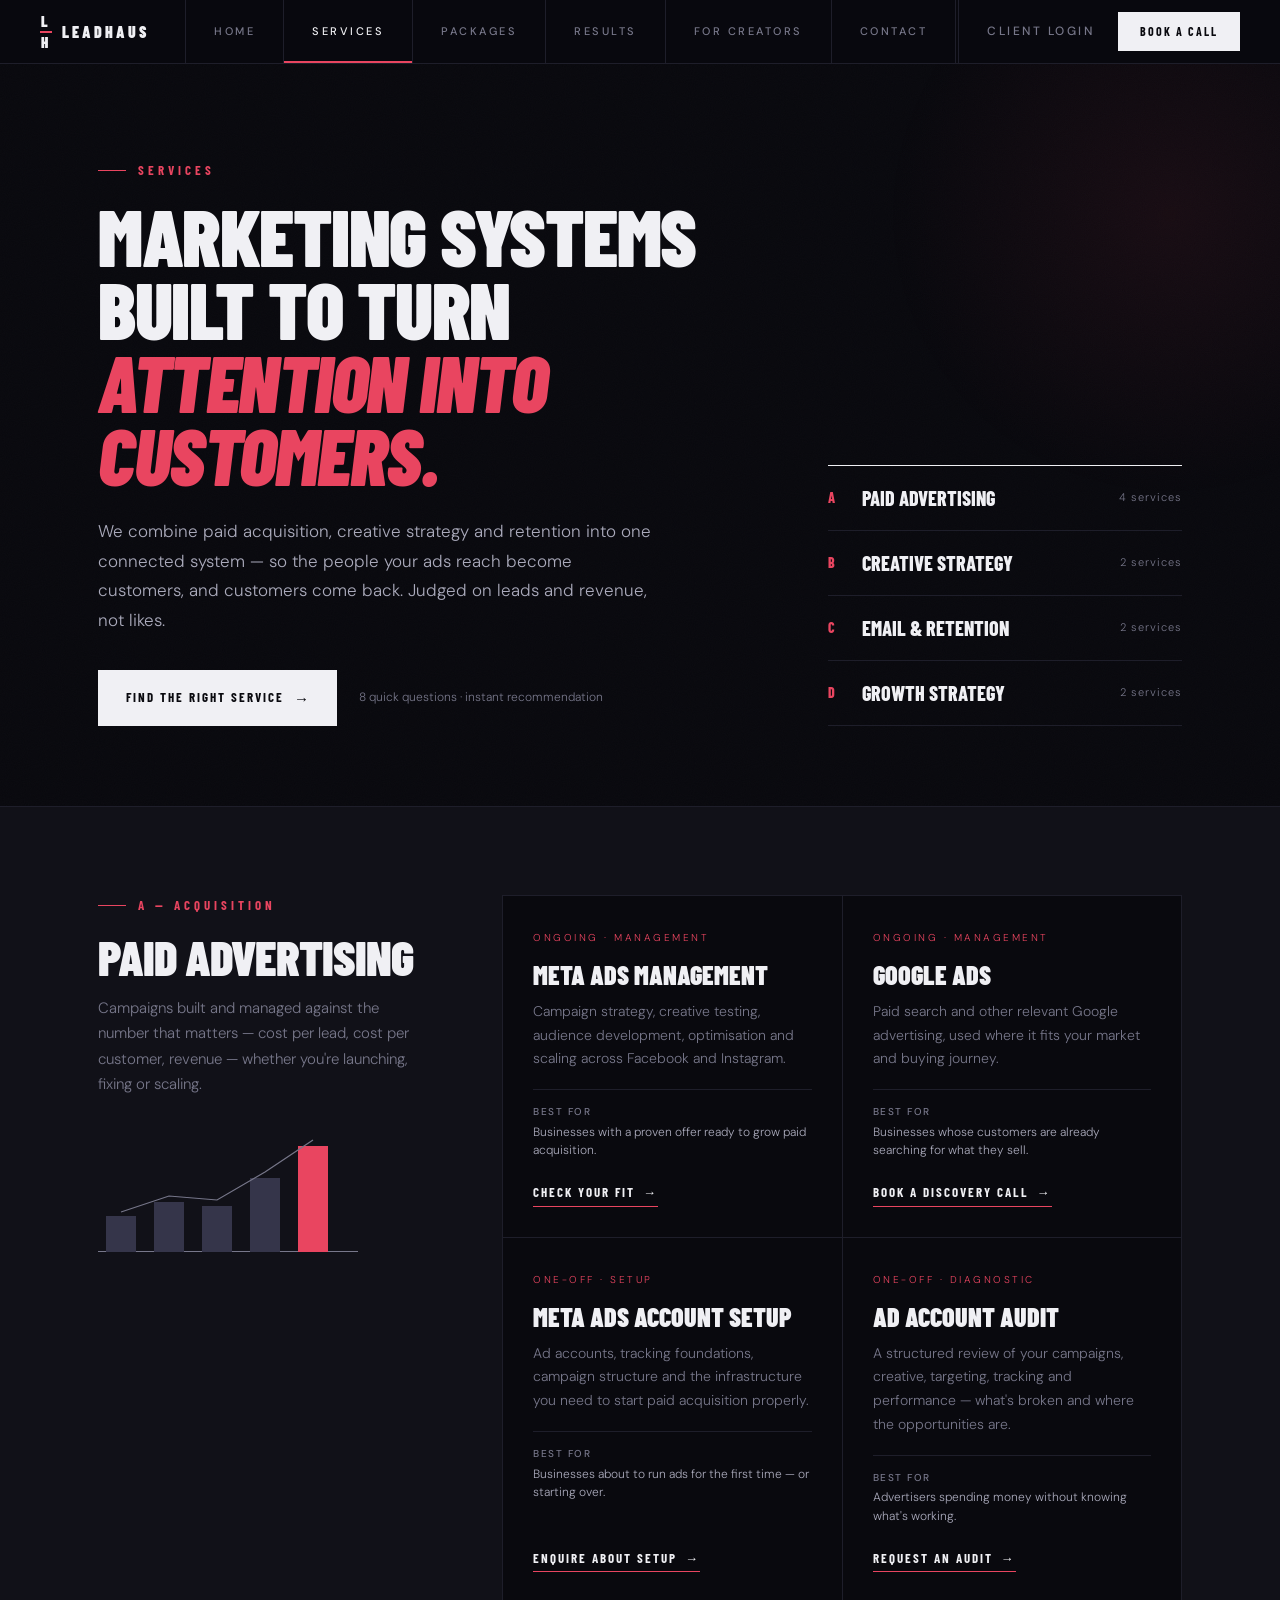
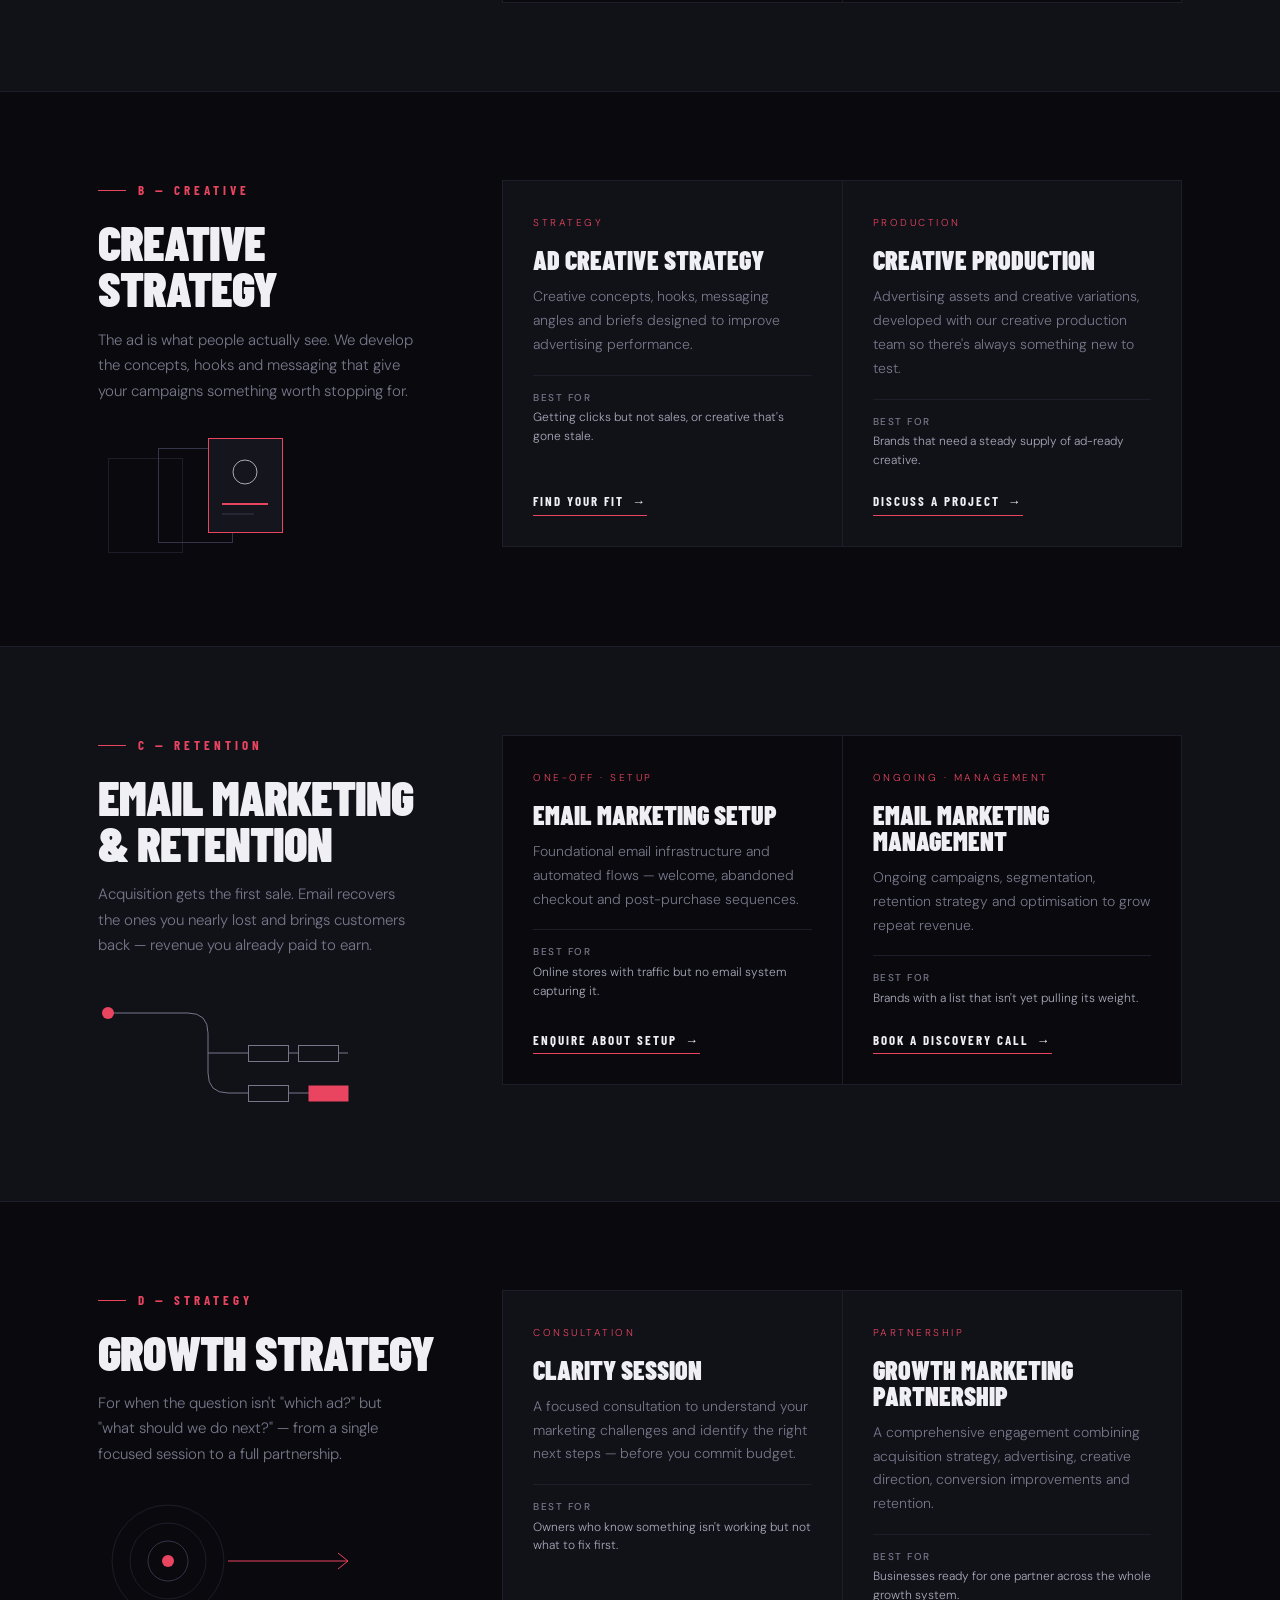
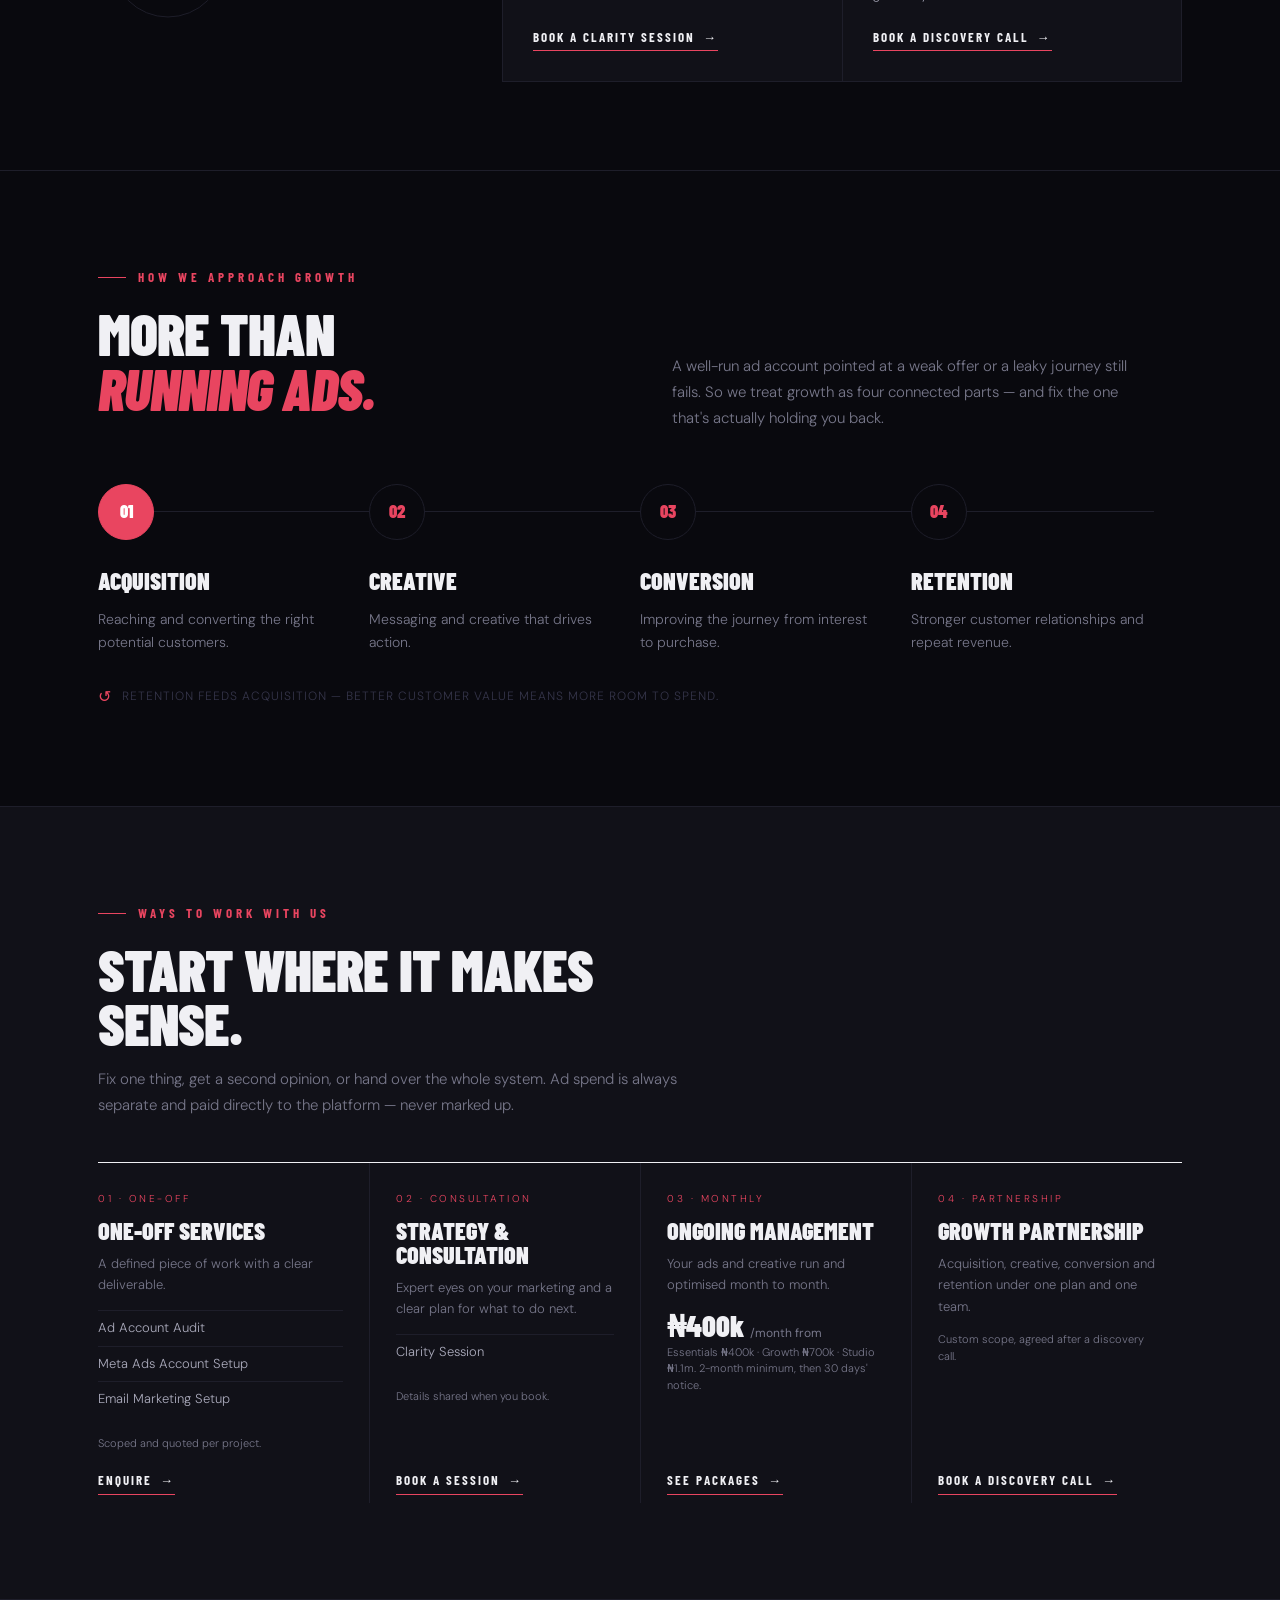
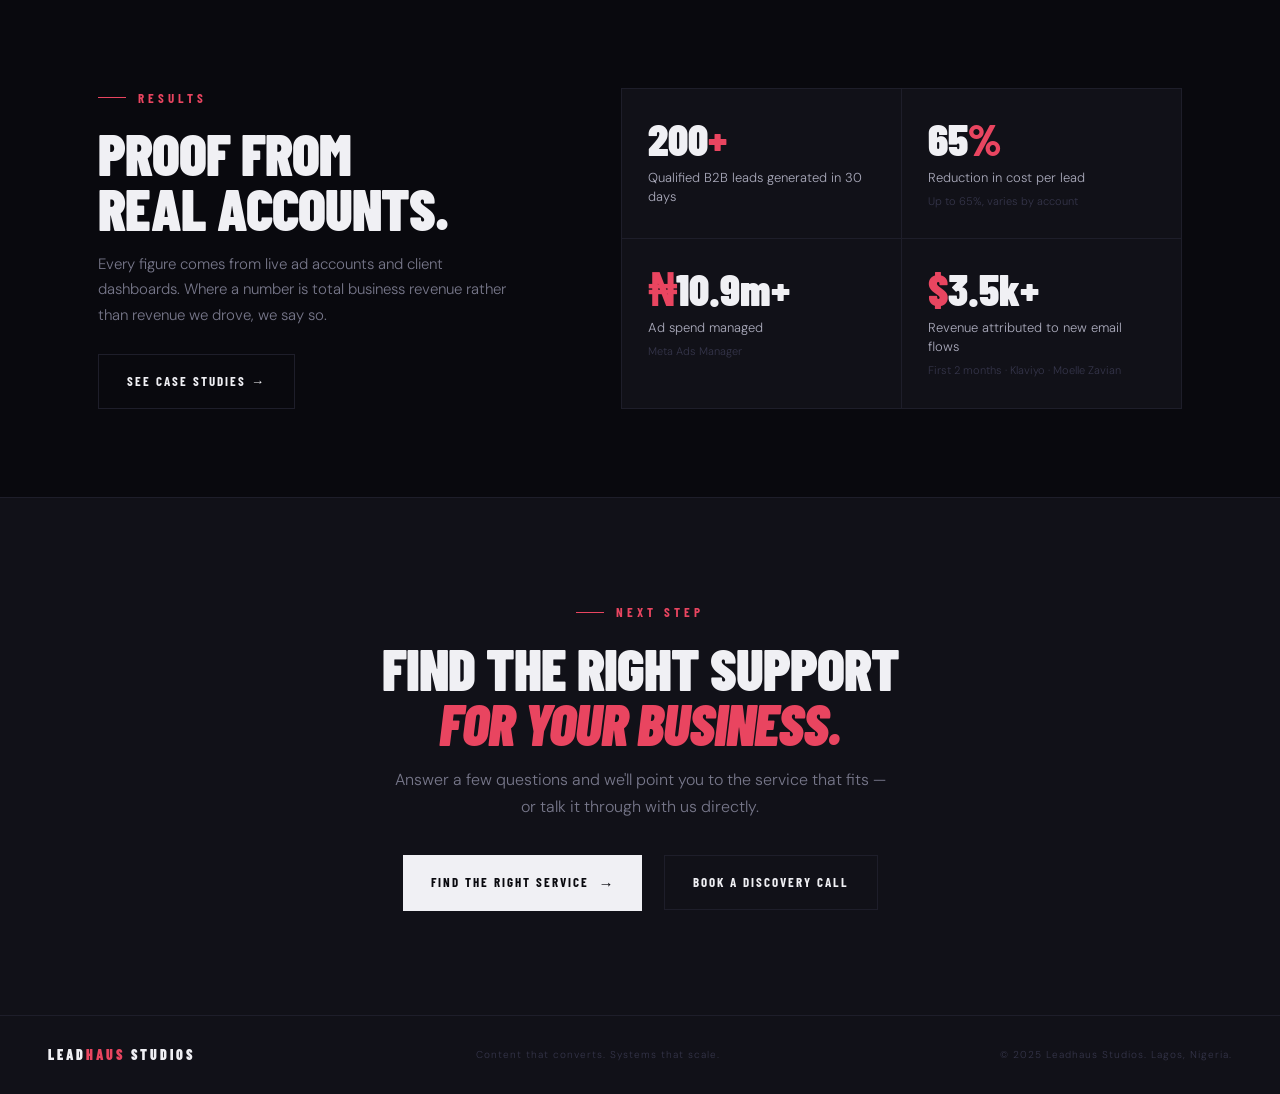
<file: packages.html>
<!DOCTYPE html>
<html lang="en">
<head>
  <!-- Google tag (gtag.js) -->
<script async src="https://www.googletagmanager.com/gtag/js?id=G-HMS3NSDQLC"></script>
<script>
  window.dataLayer = window.dataLayer || [];
  function gtag(){dataLayer.push(arguments);}
  gtag('js', new Date());

  gtag('config', 'G-HMS3NSDQLC');
</script>
<meta charset="UTF-8"/>
<meta name="viewport" content="width=device-width, initial-scale=1.0"/>
<title>Services — Leadhaus Studios</title>
<meta name="description" content="Paid advertising, creative strategy, email marketing and growth strategy from Leadhaus Studios — marketing systems built to turn attention into customers."/>
<link rel="preconnect" href="https://fonts.googleapis.com"/>
<link href="https://fonts.googleapis.com/css2?family=Barlow+Condensed:ital,wght@0,300;0,400;0,600;0,700;0,800;0,900;1,700;1,900&family=DM+Sans:ital,wght@0,300;0,400;0,500;1,300&display=swap" rel="stylesheet"/>
<link rel="stylesheet" href="style.css"/>
<style>
.sv-wrap{max-width:1180px;margin:0 auto;padding:0 48px}
.sv-btn{display:inline-flex;align-items:center;gap:10px;font-family:var(--fd);font-weight:700;font-size:13px;letter-spacing:2px;text-transform:uppercase;text-decoration:none;padding:16px 28px;transition:background .2s,color .2s,border-color .2s}
.sv-btn.main{background:var(--white);color:var(--black)}
.sv-btn.main:hover{background:var(--red);color:var(--white)}
.sv-btn.main::after{content:'→';font-size:15px;letter-spacing:0}
.sv-btn.line{border:1px solid var(--border);color:var(--white)}
.sv-btn.line:hover{border-color:var(--white)}

/* HERO */
.sv-hero{padding:96px 0 80px;border-bottom:1px solid var(--border);position:relative;overflow:hidden}
.sv-hero::after{content:'';position:absolute;right:-200px;top:-160px;width:620px;height:620px;border-radius:50%;background:radial-gradient(circle,rgba(233,69,96,.07),transparent 65%);pointer-events:none}
.sv-hero-g{display:grid;grid-template-columns:1.3fr .7fr;gap:72px;align-items:end;position:relative;z-index:1}
.sv-hero h1{font-size:clamp(46px,6.2vw,88px);letter-spacing:-1.5px;margin-bottom:26px}
.sv-hero-sub{font-size:17px;color:var(--off);max-width:560px;line-height:1.75;margin-bottom:34px}
.sv-acts{display:flex;flex-wrap:wrap;gap:14px 22px;align-items:center}
.sv-acts .note{font-size:12px;color:var(--dim)}
.sv-index{list-style:none;border-top:1px solid var(--white)}
.sv-index li{border-bottom:1px solid var(--border)}
.sv-index a{display:grid;grid-template-columns:34px 1fr auto;align-items:center;padding:16px 0;text-decoration:none;color:var(--white);transition:color .2s,padding .2s}
.sv-index a:hover{color:var(--red);padding-left:6px}
.sv-index .l{font-family:var(--fd);font-weight:800;color:var(--red);font-size:14px}
.sv-index .t{font-family:var(--fd);font-weight:800;font-size:20px;text-transform:uppercase}
.sv-index .c{font-size:11px;color:var(--dim);letter-spacing:1px}

/* CATEGORY */
.sv-cat{padding:88px 0;border-bottom:1px solid var(--border);scroll-margin-top:64px}
.sv-cat.light{background:var(--dark);color:var(--white);border-bottom-color:var(--border)}
.sv-cat-g{display:grid;grid-template-columns:340px 1fr;gap:64px;align-items:start}
.sv-cat-side{position:sticky;top:104px}
.sv-letter{font-family:var(--fd);font-size:13px;font-weight:700;letter-spacing:4px;text-transform:uppercase;color:var(--red);margin-bottom:18px;display:flex;align-items:center;gap:12px}
.sv-letter::before{content:'';width:28px;height:1px;background:currentColor}
.sv-cat h2{font-size:clamp(36px,3.8vw,52px);margin-bottom:16px}
.sv-cat-side p{font-size:15px;line-height:1.7;color:var(--dim);max-width:320px}
.sv-cat.light .sv-cat-side p{color:var(--dim)}
.sv-art{margin-top:34px;width:100%;max-width:260px;height:auto;display:block}
.sv-cards{display:grid;grid-template-columns:1fr 1fr;gap:1px;background:var(--border);border:1px solid var(--border)}
.sv-cat.light .sv-cards{background:var(--border);border-color:var(--border)}
.sv-cards.one{grid-template-columns:1fr}
.sv-card{background:var(--dark);padding:34px 30px 30px;display:flex;flex-direction:column;scroll-margin-top:84px;transition:background .2s;position:relative}
.sv-card::before{content:'';position:absolute;top:-1px;left:0;width:0;height:2px;background:var(--red);transition:width .3s}
.sv-card:hover::before,.sv-card:target::before{width:100%}
.sv-card:hover{background:var(--card)}
.sv-cat.light .sv-card{background:var(--black)}
.sv-cat.light .sv-card:hover{background:var(--card)}
.sv-type{font-size:10px;letter-spacing:2.5px;text-transform:uppercase;color:var(--red);margin-bottom:16px}
.sv-card h3{font-family:var(--fd);font-size:26px;font-weight:900;text-transform:uppercase;line-height:1;margin-bottom:12px}
.sv-card p{font-size:14px;line-height:1.7;color:var(--dim);margin-bottom:18px}
.sv-cat.light .sv-card p{color:var(--dim)}
.sv-best{font-size:12px;line-height:1.55;color:var(--off);border-top:1px solid var(--border);padding-top:14px;margin-bottom:22px}
.sv-cat.light .sv-best{color:var(--off);border-top-color:var(--border)}
.sv-best b{font-weight:500;letter-spacing:1.5px;text-transform:uppercase;font-size:10px;color:var(--dim);display:block;margin-bottom:3px}
.sv-cat.light .sv-best b{color:var(--dim)}
.sv-go{margin-top:auto;font-family:var(--fd);font-size:13px;font-weight:700;letter-spacing:2px;text-transform:uppercase;text-decoration:none;color:var(--white);display:inline-flex;align-items:center;gap:8px;align-self:flex-start;border-bottom:1px solid var(--red);padding-bottom:3px}

.sv-go::after{content:'→';transition:transform .2s}
.sv-go:hover::after{transform:translateX(4px)}

/* APPROACH */
.sv-appr{padding:96px 0;border-bottom:1px solid var(--border)}
.sv-appr-hd{display:grid;grid-template-columns:1fr 1fr;gap:64px;align-items:end;margin-bottom:52px}
.sv-appr-hd p{font-size:15px;color:var(--dim);line-height:1.75;max-width:460px}
.sv-loop{display:grid;grid-template-columns:repeat(4,1fr);position:relative}
.sv-loop::before{content:'';position:absolute;top:27px;left:28px;right:28px;height:1px;background:var(--border)}
.sv-node{position:relative;padding-right:28px}
.sv-dot{width:56px;height:56px;border-radius:50%;border:1px solid var(--border);background:var(--black);display:flex;align-items:center;justify-content:center;font-family:var(--fd);font-weight:900;font-size:18px;color:var(--red);margin-bottom:22px;position:relative}
.sv-node:first-child .sv-dot{background:var(--red);color:#fff;border-color:var(--red)}
.sv-node h3{font-family:var(--fd);font-size:24px;font-weight:900;text-transform:uppercase;margin-bottom:8px}
.sv-node p{font-size:14px;color:var(--dim);line-height:1.65}
.sv-loop-back{margin-top:30px;font-size:12px;color:var(--muted);letter-spacing:1px;text-transform:uppercase;display:flex;align-items:center;gap:10px}
.sv-loop-back::before{content:'↺';color:var(--red);font-size:16px}

/* ENGAGEMENT */
.sv-eng{padding:96px 0;background:var(--dark);border-bottom:1px solid var(--border)}
.sv-eng-hd{margin-bottom:44px;max-width:640px}
.sv-eng-hd p{font-size:15px;color:var(--dim);line-height:1.7}
.sv-eng-g{display:grid;grid-template-columns:repeat(4,1fr);border-top:1px solid var(--white)}
.sv-eng-c{padding:28px 26px 8px 0;display:flex;flex-direction:column}
.sv-eng-c + .sv-eng-c{padding-left:26px;border-left:1px solid var(--border)}
.sv-eng-c .k{font-size:10px;letter-spacing:2.5px;text-transform:uppercase;color:var(--red);margin-bottom:12px}
.sv-eng-c h3{font-family:var(--fd);font-size:24px;font-weight:900;text-transform:uppercase;line-height:1;margin-bottom:10px}
.sv-eng-c p{font-size:13px;color:var(--dim);line-height:1.65;margin-bottom:14px}
.sv-eng-c ul{list-style:none;margin-bottom:18px}
.sv-eng-c li{font-size:13px;color:var(--off);padding:7px 0;border-top:1px solid var(--border)}
.sv-price{font-family:var(--fd);font-size:30px;font-weight:900;line-height:1;margin-bottom:4px}
.sv-price small{font-family:var(--fb);font-size:12px;font-weight:400;color:var(--dim)}
.sv-price-n{font-size:11px;color:var(--dim);line-height:1.5;margin-bottom:18px}


/* RESULTS */
.sv-res{padding:88px 0;border-bottom:1px solid var(--border)}
.sv-res-g{display:grid;grid-template-columns:.9fr 1.1fr;gap:64px;align-items:center}
.sv-res-g p{font-size:15px;color:var(--dim);line-height:1.7;margin-bottom:26px;max-width:420px}
.sv-stats{display:grid;grid-template-columns:1fr 1fr;gap:1px;background:var(--border);border:1px solid var(--border)}
.sv-stat{background:var(--dark);padding:28px 26px}
.sv-stat .n{font-family:var(--fd);font-size:44px;font-weight:900;line-height:1}
.sv-stat .n span{color:var(--red)}
.sv-stat .l{font-size:13px;color:var(--off);margin-top:8px;line-height:1.45}
.sv-stat .s{font-size:11px;color:var(--muted);margin-top:5px}

/* FINAL */
.sv-final{padding:104px 0;text-align:center;background:var(--dark)}
.sv-final .sv-letter{justify-content:center}
.sv-final h2{max-width:760px;margin:0 auto 16px}
.sv-final p{font-size:16px;color:var(--dim);max-width:500px;margin:0 auto 34px;line-height:1.7}
.sv-final .sv-acts{justify-content:center}

@media(max-width:960px){
  .sv-wrap{padding:0 24px}
  .sv-hero{padding:64px 0 56px}
  .sv-hero-g,.sv-cat-g,.sv-appr-hd,.sv-res-g{grid-template-columns:1fr;gap:40px}
  .sv-cat-side{position:static}
  .sv-art{max-width:200px;margin-top:24px}
  .sv-cat-side p{max-width:none}
  .sv-loop{grid-template-columns:1fr 1fr;gap:36px 0}
  .sv-loop::before{display:none}
  .sv-eng-g{grid-template-columns:1fr 1fr}
  .sv-eng-c:nth-child(3){padding-left:0;border-left:none}
  .sv-eng-c:nth-child(n+3){border-top:1px solid var(--border);padding-top:28px}
}
@media(max-width:640px){
  .sv-hero h1{font-size:44px;letter-spacing:-1px}
  .sv-hero-sub{font-size:16px}
  .sv-acts .sv-btn{width:100%;justify-content:center}
  .sv-cat,.sv-appr,.sv-eng,.sv-res{padding:60px 0}
  .sv-cards{grid-template-columns:1fr}
  .sv-card{padding:28px 22px 24px}
  .sv-art{display:none}
  .sv-loop{grid-template-columns:1fr;gap:28px}
  .sv-node{display:grid;grid-template-columns:56px 1fr;gap:0 18px;padding:0}
  .sv-dot{margin:0;grid-row:span 2}
  .sv-eng-g{grid-template-columns:1fr}
  .sv-eng-c,.sv-eng-c + .sv-eng-c{padding:26px 0 10px;border-left:none}
  .sv-eng-c + .sv-eng-c{border-top:1px solid var(--border)}
  .sv-stat{padding:22px 18px}
  .sv-stat .n{font-size:36px}
  .sv-final{padding:72px 0}
}
</style>
</head>
<body>
<nav>
  <a href="index.html" class="nav-logo">
    <div class="nlm"><span>L</span><div class="nlr"></div><span>H</span></div>
    LEADHAUS
  </a>
  <ul class="nav-links">
  <li><a href="index.html">Home</a></li>
  <li><a href="services.html" class="active">Services</a></li>
  <li><a href="packages.html">Packages</a></li>
  <li><a href="results.html">Results</a></li>
  <li><a href="creators.html">For Creators</a></li>
  <li><a href="contact.html">Contact</a></li>
  </ul>
  <div class="nav-right"><a href="https://portal.leadhausstudios.com/login" class="nav-login">Client Login</a><a href="https://calendly.com/leadhaus/30min" target="_blank" class="nav-cta">Book a Call</a></div>
  <button class="nav-burger" id="burger" aria-label="Menu">
    <span></span><span></span><span></span>
  </button>
</nav>
<ul class="nav-mobile" id="nav-mobile">
  <li><a href="index.html">Home</a></li>
  <li><a href="services.html" class="active">Services</a></li>
  <li><a href="packages.html">Packages</a></li>
  <li><a href="results.html">Results</a></li>
  <li><a href="creators.html">For Creators</a></li>
  <li><a href="contact.html">Contact</a></li>
  <li><a href="https://portal.leadhausstudios.com/login">Client Login</a></li>
  <li><a href="https://calendly.com/leadhaus/30min" target="_blank">Book a Call</a></li>
</ul>

<main>

<!-- 1. HERO -->
<section class="sv-hero">
  <div class="sv-wrap sv-hero-g">
    <div>
      <div class="sv-letter">Services</div>
      <h1>Marketing Systems Built To Turn <em>Attention Into Customers.</em></h1>
      <p class="sv-hero-sub">We combine paid acquisition, creative strategy and retention into one connected system — so the people your ads reach become customers, and customers come back. Judged on leads and revenue, not likes.</p>
      <div class="sv-acts">
        <a href="ads.html#qual-quiz" class="sv-btn main">Find the Right Service</a>
        <span class="note">8 quick questions &middot; instant recommendation</span>
      </div>
    </div>
    <ul class="sv-index" aria-label="Service categories">
      <li><a href="#paid-advertising"><span class="l">A</span><span class="t">Paid Advertising</span><span class="c">4 services</span></a></li>
      <li><a href="#creative-strategy"><span class="l">B</span><span class="t">Creative Strategy</span><span class="c">2 services</span></a></li>
      <li><a href="#email-retention"><span class="l">C</span><span class="t">Email &amp; Retention</span><span class="c">2 services</span></a></li>
      <li><a href="#growth-strategy"><span class="l">D</span><span class="t">Growth Strategy</span><span class="c">2 services</span></a></li>
    </ul>
  </div>
</section>

<!-- 2. SERVICES -->
<!-- A. PAID ADVERTISING -->
<section class="sv-cat light" id="paid-advertising">
  <div class="sv-wrap sv-cat-g">
    <div class="sv-cat-side">
      <div class="sv-letter">A &mdash; Acquisition</div>
      <h2>Paid Advertising</h2>
      <p>Campaigns built and managed against the number that matters — cost per lead, cost per customer, revenue — whether you're launching, fixing or scaling.</p>
      <svg class="sv-art" viewBox="0 0 260 120" aria-hidden="true">
        <g fill="none" stroke="#77778A" stroke-width="1"><line x1="0" y1="119.5" x2="260" y2="119.5"/></g>
        <g fill="#35354A"><rect x="8" y="84" width="30" height="36"/><rect x="56" y="70" width="30" height="50"/><rect x="104" y="74" width="30" height="46"/><rect x="152" y="46" width="30" height="74"/></g>
        <rect x="200" y="14" width="30" height="106" fill="#E94560"/>
        <polyline points="23,80 71,64 119,68 167,40 215,8" fill="none" stroke="#77778A" stroke-width="1.2"/>
      </svg>
    </div>
    <div class="sv-cards">
      <article class="sv-card" id="meta-ads-management">
        <div class="sv-type">Ongoing &middot; Management</div>
        <h3>Meta Ads Management</h3>
        <p>Campaign strategy, creative testing, audience development, optimisation and scaling across Facebook and Instagram.</p>
        <div class="sv-best"><b>Best for</b>Businesses with a proven offer ready to grow paid acquisition.</div>
        <a class="sv-go" href="ads.html#qual-quiz">Check your fit</a>
      </article>
      <article class="sv-card" id="google-ads">
        <div class="sv-type">Ongoing &middot; Management</div>
        <h3>Google Ads</h3>
        <p>Paid search and other relevant Google advertising, used where it fits your market and buying journey.</p>
        <div class="sv-best"><b>Best for</b>Businesses whose customers are already searching for what they sell.</div>
        <a class="sv-go" href="https://calendly.com/leadhaus/30min" target="_blank" rel="noopener">Book a discovery call</a>
      </article>
      <article class="sv-card" id="meta-ads-account-setup">
        <div class="sv-type">One-off &middot; Setup</div>
        <h3>Meta Ads Account Setup</h3>
        <p>Ad accounts, tracking foundations, campaign structure and the infrastructure you need to start paid acquisition properly.</p>
        <div class="sv-best"><b>Best for</b>Businesses about to run ads for the first time — or starting over.</div>
        <!-- Swap for a dedicated setup page when live -->
        <a class="sv-go" href="contact.html?service=meta-ads-account-setup">Enquire about setup</a>
      </article>
      <article class="sv-card" id="ad-account-audit">
        <div class="sv-type">One-off &middot; Diagnostic</div>
        <h3>Ad Account Audit</h3>
        <p>A structured review of your campaigns, creative, targeting, tracking and performance — what's broken and where the opportunities are.</p>
        <div class="sv-best"><b>Best for</b>Advertisers spending money without knowing what's working.</div>
        <!-- Swap for the dedicated audit page / purchase link when live -->
        <a class="sv-go" href="contact.html?service=ad-account-audit">Request an audit</a>
      </article>
    </div>
  </div>
</section>

<!-- B. CREATIVE STRATEGY -->
<section class="sv-cat" id="creative-strategy">
  <div class="sv-wrap sv-cat-g">
    <div class="sv-cat-side">
      <div class="sv-letter">B &mdash; Creative</div>
      <h2>Creative Strategy</h2>
      <p>The ad is what people actually see. We develop the concepts, hooks and messaging that give your campaigns something worth stopping for.</p>
      <svg class="sv-art" viewBox="0 0 260 120" aria-hidden="true">
        <rect x="10.5" y="20.5" width="74" height="94" fill="none" stroke="#1E1E2A"/>
        <rect x="60.5" y="10.5" width="74" height="94" fill="none" stroke="#35354A"/>
        <rect x="110.5" y="0.5" width="74" height="94" fill="#15151D" stroke="#E94560"/>
        <line x1="124" y1="66" x2="170" y2="66" stroke="#E94560" stroke-width="2"/>
        <line x1="124" y1="76" x2="156" y2="76" stroke="#35354A"/>
        <circle cx="147" cy="34" r="12" fill="none" stroke="#AAAABB"/>
      </svg>
    </div>
    <div class="sv-cards">
      <article class="sv-card" id="ad-creative-strategy">
        <div class="sv-type">Strategy</div>
        <h3>Ad Creative Strategy</h3>
        <p>Creative concepts, hooks, messaging angles and briefs designed to improve advertising performance.</p>
        <div class="sv-best"><b>Best for</b>Getting clicks but not sales, or creative that's gone stale.</div>
        <a class="sv-go" href="ads.html#qual-quiz">Find your fit</a>
      </article>
      <article class="sv-card" id="creative-production">
        <div class="sv-type">Production</div>
        <h3>Creative Production</h3>
        <p>Advertising assets and creative variations, developed with our creative production team so there's always something new to test.</p>
        <div class="sv-best"><b>Best for</b>Brands that need a steady supply of ad-ready creative.</div>
        <a class="sv-go" href="https://calendly.com/leadhaus/30min" target="_blank" rel="noopener">Discuss a project</a>
      </article>
    </div>
  </div>
</section>

<!-- C. EMAIL & RETENTION -->
<section class="sv-cat light" id="email-retention">
  <div class="sv-wrap sv-cat-g">
    <div class="sv-cat-side">
      <div class="sv-letter">C &mdash; Retention</div>
      <h2>Email Marketing &amp; Retention</h2>
      <p>Acquisition gets the first sale. Email recovers the ones you nearly lost and brings customers back — revenue you already paid to earn.</p>
      <svg class="sv-art" viewBox="0 0 260 120" aria-hidden="true">
        <g fill="none" stroke="#77778A"><path d="M10 20 H90 Q110 20 110 40 V60"/><path d="M110 60 V80 Q110 100 130 100 H250"/><path d="M110 60 H250"/></g>
        <circle cx="10" cy="20" r="6" fill="#E94560"/>
        <g fill="#111118" stroke="#77778A"><rect x="150.5" y="52.5" width="40" height="16"/><rect x="150.5" y="92.5" width="40" height="16"/><rect x="200.5" y="52.5" width="40" height="16"/></g>
        <rect x="210.5" y="92.5" width="40" height="16" fill="#E94560"/>
      </svg>
    </div>
    <div class="sv-cards">
      <article class="sv-card" id="email-marketing-setup">
        <div class="sv-type">One-off &middot; Setup</div>
        <h3>Email Marketing Setup</h3>
        <p>Foundational email infrastructure and automated flows — welcome, abandoned checkout and post-purchase sequences.</p>
        <div class="sv-best"><b>Best for</b>Online stores with traffic but no email system capturing it.</div>
        <!-- Swap for a dedicated email setup page when live -->
        <a class="sv-go" href="contact.html?service=email-marketing-setup">Enquire about setup</a>
      </article>
      <article class="sv-card" id="email-marketing-management">
        <div class="sv-type">Ongoing &middot; Management</div>
        <h3>Email Marketing Management</h3>
        <p>Ongoing campaigns, segmentation, retention strategy and optimisation to grow repeat revenue.</p>
        <div class="sv-best"><b>Best for</b>Brands with a list that isn't yet pulling its weight.</div>
        <a class="sv-go" href="https://calendly.com/leadhaus/30min" target="_blank" rel="noopener">Book a discovery call</a>
      </article>
    </div>
  </div>
</section>

<!-- D. GROWTH STRATEGY -->
<section class="sv-cat" id="growth-strategy">
  <div class="sv-wrap sv-cat-g">
    <div class="sv-cat-side">
      <div class="sv-letter">D &mdash; Strategy</div>
      <h2>Growth Strategy</h2>
      <p>For when the question isn't "which ad?" but "what should we do next?" — from a single focused session to a full partnership.</p>
      <svg class="sv-art" viewBox="0 0 260 120" aria-hidden="true">
        <g fill="none" stroke="#1E1E2A"><circle cx="70" cy="60" r="56"/><circle cx="70" cy="60" r="38"/></g>
        <circle cx="70" cy="60" r="20" fill="none" stroke="#35354A"/>
        <circle cx="70" cy="60" r="6" fill="#E94560"/>
        <line x1="130" y1="60" x2="250" y2="60" stroke="#E94560"/>
        <polyline points="240,52 250,60 240,68" fill="none" stroke="#E94560"/>
      </svg>
    </div>
    <div class="sv-cards">
      <article class="sv-card" id="clarity-session">
        <div class="sv-type">Consultation</div>
        <h3>Clarity Session</h3>
        <p>A focused consultation to understand your marketing challenges and identify the right next steps — before you commit budget.</p>
        <div class="sv-best"><b>Best for</b>Owners who know something isn't working but not what to fix first.</div>
        <!-- Swap for the Clarity Session booking / payment page when live -->
        <a class="sv-go" href="contact.html?service=clarity-session">Book a Clarity Session</a>
      </article>
      <article class="sv-card" id="growth-marketing-partnership">
        <div class="sv-type">Partnership</div>
        <h3>Growth Marketing Partnership</h3>
        <p>A comprehensive engagement combining acquisition strategy, advertising, creative direction, conversion improvements and retention.</p>
        <div class="sv-best"><b>Best for</b>Businesses ready for one partner across the whole growth system.</div>
        <a class="sv-go" href="https://calendly.com/leadhaus/30min" target="_blank" rel="noopener">Book a discovery call</a>
      </article>
    </div>
  </div>
</section>

<!-- 3. APPROACH -->
<section class="sv-appr">
  <div class="sv-wrap">
    <div class="sv-appr-hd">
      <div>
        <div class="sv-letter">How We Approach Growth</div>
        <h2>More Than<br/><em>Running Ads.</em></h2>
      </div>
      <p>A well-run ad account pointed at a weak offer or a leaky journey still fails. So we treat growth as four connected parts — and fix the one that's actually holding you back.</p>
    </div>
    <div class="sv-loop">
      <div class="sv-node"><div class="sv-dot">01</div><h3>Acquisition</h3><p>Reaching and converting the right potential customers.</p></div>
      <div class="sv-node"><div class="sv-dot">02</div><h3>Creative</h3><p>Messaging and creative that drives action.</p></div>
      <div class="sv-node"><div class="sv-dot">03</div><h3>Conversion</h3><p>Improving the journey from interest to purchase.</p></div>
      <div class="sv-node"><div class="sv-dot">04</div><h3>Retention</h3><p>Stronger customer relationships and repeat revenue.</p></div>
    </div>
    <div class="sv-loop-back">Retention feeds acquisition — better customer value means more room to spend.</div>
  </div>
</section>

<!-- 4. ENGAGEMENT OPTIONS -->
<section class="sv-eng">
  <div class="sv-wrap">
    <div class="sv-eng-hd">
      <div class="sv-letter">Ways To Work With Us</div>
      <h2>Start Where It Makes Sense.</h2>
      <p>Fix one thing, get a second opinion, or hand over the whole system. Ad spend is always separate and paid directly to the platform — never marked up.</p>
    </div>
    <div class="sv-eng-g">
      <div class="sv-eng-c">
        <div class="k">01 &middot; One-off</div>
        <h3>One-off Services</h3>
        <p>A defined piece of work with a clear deliverable.</p>
        <ul><li>Ad Account Audit</li><li>Meta Ads Account Setup</li><li>Email Marketing Setup</li></ul>
        <div class="sv-price-n">Scoped and quoted per project.</div>
        <a class="sv-go" href="contact.html?service=one-off">Enquire</a>
      </div>
      <div class="sv-eng-c">
        <div class="k">02 &middot; Consultation</div>
        <h3>Strategy &amp; Consultation</h3>
        <p>Expert eyes on your marketing and a clear plan for what to do next.</p>
        <ul><li>Clarity Session</li></ul>
        <div class="sv-price-n">Details shared when you book.</div>
        <a class="sv-go" href="contact.html?service=clarity-session">Book a session</a>
      </div>
      <div class="sv-eng-c">
        <div class="k">03 &middot; Monthly</div>
        <h3>Ongoing Management</h3>
        <p>Your ads and creative run and optimised month to month.</p>
        <div class="sv-price">&#8358;400k <small>/month from</small></div>
        <div class="sv-price-n">Essentials &#8358;400k &middot; Growth &#8358;700k &middot; Studio &#8358;1.1m. 2-month minimum, then 30 days' notice.</div>
        <a class="sv-go" href="packages.html">See packages</a>
      </div>
      <div class="sv-eng-c">
        <div class="k">04 &middot; Partnership</div>
        <h3>Growth Partnership</h3>
        <p>Acquisition, creative, conversion and retention under one plan and one team.</p>
        <div class="sv-price-n">Custom scope, agreed after a discovery call.</div>
        <a class="sv-go" href="https://calendly.com/leadhaus/30min" target="_blank" rel="noopener">Book a discovery call</a>
      </div>
    </div>
  </div>
</section>

<!-- 5. RESULTS -->
<section class="sv-res">
  <div class="sv-wrap sv-res-g">
    <div>
      <div class="sv-letter">Results</div>
      <h2>Proof From<br/>Real Accounts.</h2>
      <p>Every figure comes from live ad accounts and client dashboards. Where a number is total business revenue rather than revenue we drove, we say so.</p>
      <a href="results.html" class="sv-btn line">See case studies &rarr;</a>
    </div>
    <div class="sv-stats">
      <div class="sv-stat"><div class="n">200<span>+</span></div><div class="l">Qualified B2B leads generated in 30 days</div></div>
      <div class="sv-stat"><div class="n">65<span>%</span></div><div class="l">Reduction in cost per lead</div><div class="s">Up to 65%, varies by account</div></div>
      <div class="sv-stat"><div class="n"><span>&#8358;</span>10.9m+</div><div class="l">Ad spend managed</div><div class="s">Meta Ads Manager</div></div>
      <div class="sv-stat"><div class="n"><span>$</span>3.5k+</div><div class="l">Revenue attributed to new email flows</div><div class="s">First 2 months &middot; Klaviyo &middot; Moelle Zavian</div></div>
    </div>
  </div>
</section>

<!-- 6. FINAL CTA -->
<section class="sv-final">
  <div class="sv-wrap">
    <div class="sv-letter">Next Step</div>
    <h2>Find The Right Support<br/><em>For Your Business.</em></h2>
    <p>Answer a few questions and we'll point you to the service that fits — or talk it through with us directly.</p>
    <div class="sv-acts">
      <a href="ads.html#qual-quiz" class="sv-btn main">Find the Right Service</a>
      <a href="https://calendly.com/leadhaus/30min" target="_blank" rel="noopener" class="sv-btn line">Book a Discovery Call</a>
    </div>
  </div>
</section>

<footer><div class="fl">Lead<span>haus</span> Studios</div><p>Content that converts. Systems that scale.</p><p>&copy; 2025 Leadhaus Studios. Lagos, Nigeria.</p></footer>
</main>
<script>
var burger=document.getElementById('burger'),mob=document.getElementById('nav-mobile');
if(burger){burger.addEventListener('click',function(){burger.classList.toggle('open');mob.classList.toggle('open');});}
if(mob){mob.querySelectorAll('a').forEach(function(a){a.addEventListener('click',function(){burger.classList.remove('open');mob.classList.remove('open');});});}
</script>
</body>
</html>
</file>
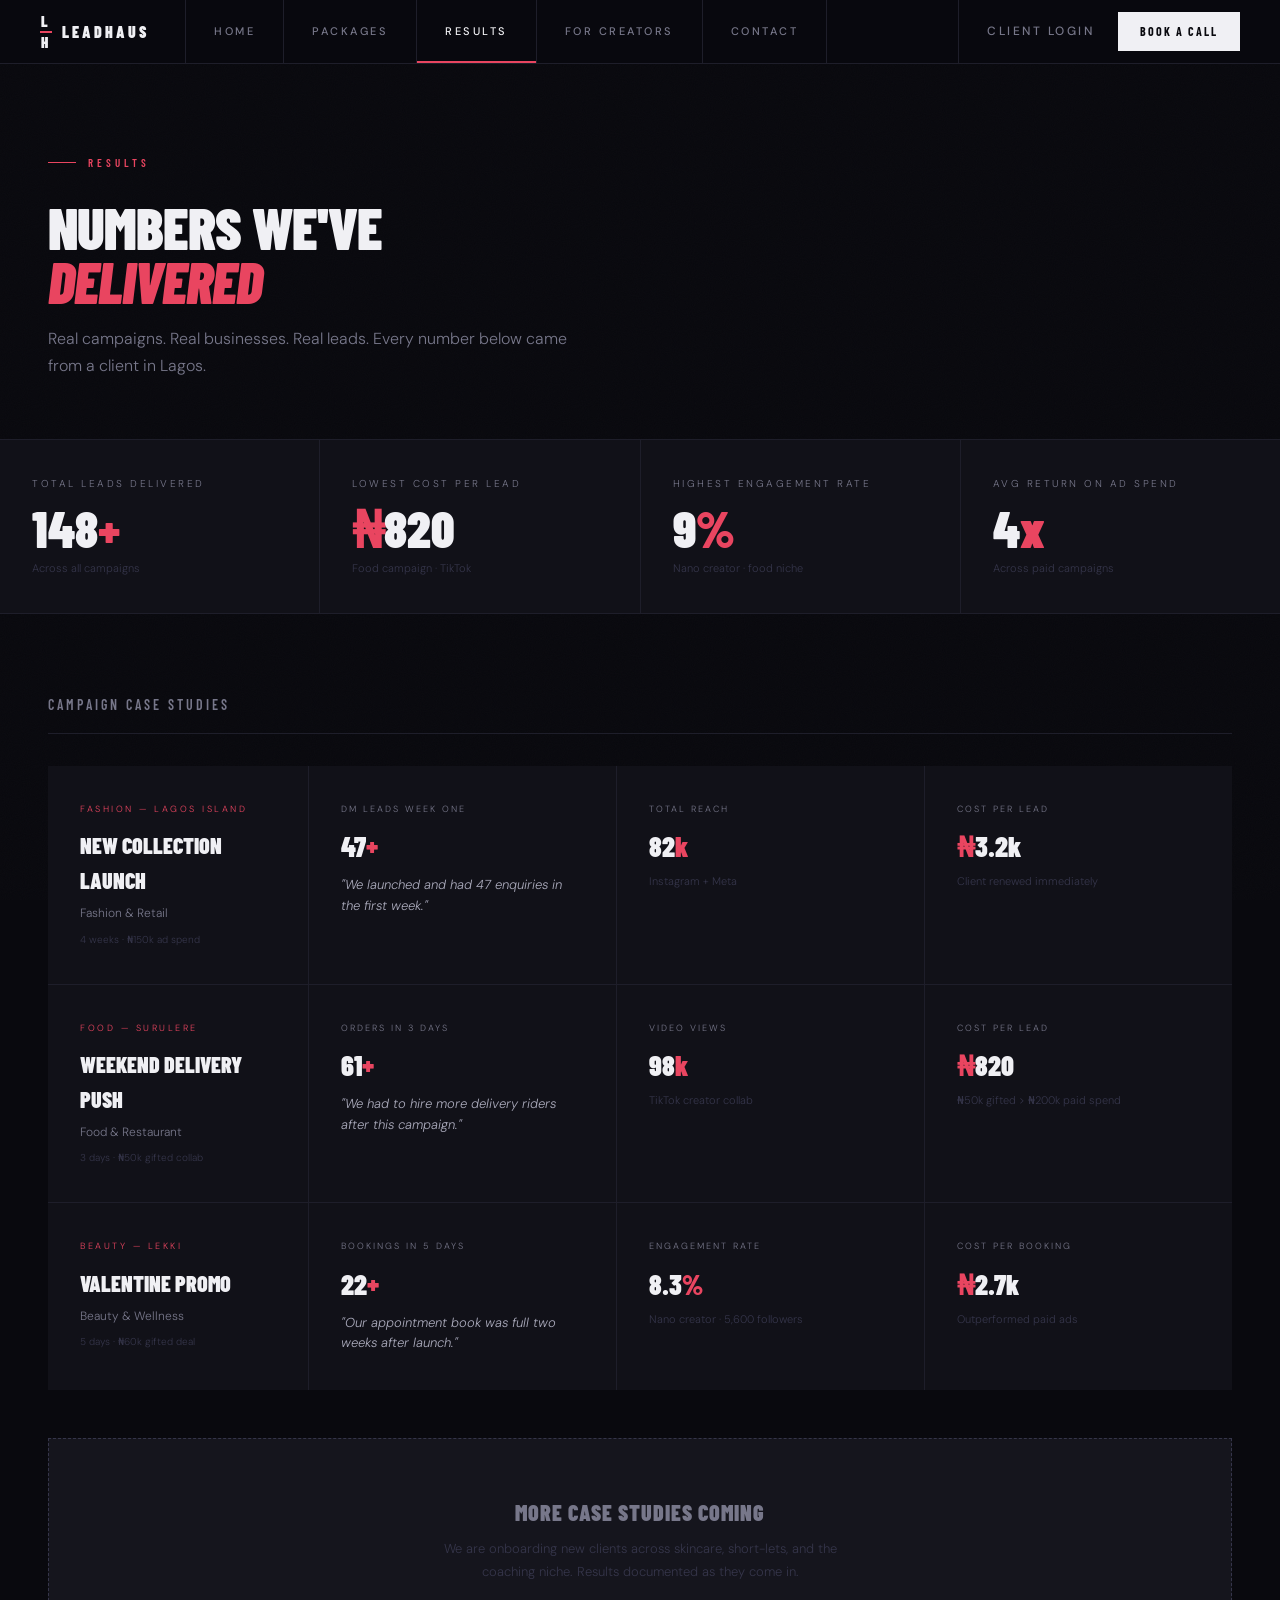
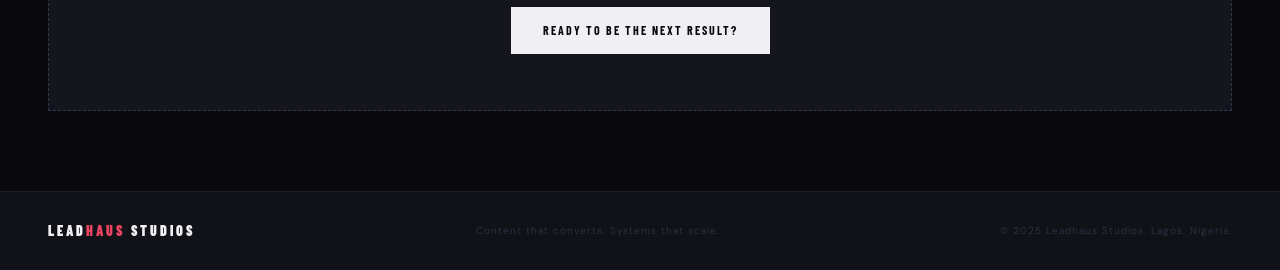
<file: results.html>
<!DOCTYPE html>
<html lang="en">
<head>
  <!-- Google tag (gtag.js) -->
<script async src="https://www.googletagmanager.com/gtag/js?id=G-HMS3NSDQLC"></script>
<script>
  window.dataLayer = window.dataLayer || [];
  function gtag(){dataLayer.push(arguments);}
  gtag('js', new Date());

  gtag('config', 'G-HMS3NSDQLC');
</script>
<meta charset="UTF-8"/>
<meta name="viewport" content="width=device-width, initial-scale=1.0"/>
<title>Results — Leadhaus Studios</title>
<link rel="preconnect" href="https://fonts.googleapis.com"/>
<link href="https://fonts.googleapis.com/css2?family=Barlow+Condensed:ital,wght@0,300;0,400;0,600;0,700;0,800;0,900;1,700;1,900&family=DM+Sans:ital,wght@0,300;0,400;0,500;1,300&display=swap" rel="stylesheet"/>
<link rel="stylesheet" href="style.css"/>
</head>
<body>
<nav>
  <a href="index.html" class="nav-logo">
    <div class="nlm"><span>L</span><div class="nlr"></div><span>H</span></div>
    LEADHAUS
  </a>
  <ul class="nav-links">
  <li><a href="index.html">Home</a></li>
  <li><a href="packages.html">Packages</a></li>
  <li><a href="results.html" class="active">Results</a></li>
  <li><a href="creators.html">For Creators</a></li>
  <li><a href="contact.html">Contact</a></li>
  </ul>
  <div class="nav-right"><a href="https://portal.leadhausstudios.com/login" class="nav-login">Client Login</a><a href="https://calendly.com/leadhaus/30min" target="_blank" class="nav-cta">Book a Call</a></div>
  <button class="nav-burger" id="burger" aria-label="Menu">
    <span></span><span></span><span></span>
  </button>
</nav>
<ul class="nav-mobile" id="nav-mobile">
  <li><a href="index.html">Home</a></li>
  <li><a href="packages.html">Packages</a></li>
  <li><a href="results.html" class="active">Results</a></li>
  <li><a href="creators.html">For Creators</a></li>
  <li><a href="contact.html">Contact</a></li>
  <li><a href="https://portal.leadhausstudios.com/login">Client Login</a></li>
  <li><a href="https://calendly.com/leadhaus/30min" target="_blank">Book a Call</a></li>
</ul>

<main>
<section class="res-hero">
    <div class="sec-label fade-up">Results</div>
    <h2 class="fade-up d1">Numbers We've<br/><em>Delivered</em></h2>
    <p class="fade-up d2">Real campaigns. Real businesses. Real leads. Every number below came from a client in Lagos.</p>
  </section>
  <div class="stats-bar">
    <div class="stat-box fade-up"><div class="sbl">Total Leads Delivered</div><div class="sbn">148<span>+</span></div><div class="sbsub">Across all campaigns</div></div>
    <div class="stat-box fade-up d1"><div class="sbl">Lowest Cost Per Lead</div><div class="sbn"><span>&#8358;</span>820</div><div class="sbsub">Food campaign &middot; TikTok</div></div>
    <div class="stat-box fade-up d2"><div class="sbl">Highest Engagement Rate</div><div class="sbn">9<span>%</span></div><div class="sbsub">Nano creator &middot; food niche</div></div>
    <div class="stat-box fade-up d3"><div class="sbl">Avg Return on Ad Spend</div><div class="sbn">4<span>x</span></div><div class="sbsub">Across paid campaigns</div></div>
  </div>
  <section class="cases">
    <div class="cases-hd fade-up">Campaign Case Studies</div>
    <div class="case-g">
      <div class="case fade-up">
        <div class="case-left"><div class="case-tag">Fashion &mdash; Lagos Island</div><div class="case-brand">New Collection Launch</div><div class="case-niche">Fashion &amp; Retail</div><div class="case-meta">4 weeks &middot; &#8358;150k ad spend</div></div>
        <div class="case-m"><div class="case-ml">DM Leads Week One</div><div class="case-mv">47<span>+</span></div><div class="case-quote">"We launched and had 47 enquiries in the first week."</div></div>
        <div class="case-m"><div class="case-ml">Total Reach</div><div class="case-mv">82<span>k</span></div><div class="case-ms">Instagram + Meta</div></div>
        <div class="case-m"><div class="case-ml">Cost Per Lead</div><div class="case-mv"><span>&#8358;</span>3.2k</div><div class="case-ms">Client renewed immediately</div></div>
      </div>
      <div class="case fade-up">
        <div class="case-left"><div class="case-tag">Food &mdash; Surulere</div><div class="case-brand">Weekend Delivery Push</div><div class="case-niche">Food &amp; Restaurant</div><div class="case-meta">3 days &middot; &#8358;50k gifted collab</div></div>
        <div class="case-m"><div class="case-ml">Orders in 3 Days</div><div class="case-mv">61<span>+</span></div><div class="case-quote">"We had to hire more delivery riders after this campaign."</div></div>
        <div class="case-m"><div class="case-ml">Video Views</div><div class="case-mv">98<span>k</span></div><div class="case-ms">TikTok creator collab</div></div>
        <div class="case-m"><div class="case-ml">Cost Per Lead</div><div class="case-mv"><span>&#8358;</span>820</div><div class="case-ms">&#8358;50k gifted &gt; &#8358;200k paid spend</div></div>
      </div>
      <div class="case fade-up">
        <div class="case-left"><div class="case-tag">Beauty &mdash; Lekki</div><div class="case-brand">Valentine Promo</div><div class="case-niche">Beauty &amp; Wellness</div><div class="case-meta">5 days &middot; &#8358;60k gifted deal</div></div>
        <div class="case-m"><div class="case-ml">Bookings in 5 Days</div><div class="case-mv">22<span>+</span></div><div class="case-quote">"Our appointment book was full two weeks after launch."</div></div>
        <div class="case-m"><div class="case-ml">Engagement Rate</div><div class="case-mv">8.3<span>%</span></div><div class="case-ms">Nano creator &middot; 5,600 followers</div></div>
        <div class="case-m"><div class="case-ml">Cost Per Booking</div><div class="case-mv"><span>&#8358;</span>2.7k</div><div class="case-ms">Outperformed paid ads</div></div>
      </div>
    </div>
    <div class="coming fade-up">
      <strong>More Case Studies Coming</strong>
      <p>We are onboarding new clients across skincare, short-lets, and the coaching niche. Results documented as they come in.</p>
      <a class="btn-p" href="contact.html">Ready To Be The Next Result?</a>
    </div>
  </section>
  <footer><div class="fl">Lead<span>haus</span> Studios</div><p>Content that converts. Systems that scale.</p><p>&copy; 2025 Leadhaus Studios. Lagos, Nigeria.</p></footer>
</main>
<script>

const obs=new IntersectionObserver(entries=>{entries.forEach(e=>{if(e.isIntersecting)e.target.classList.add('show');});},{threshold:.1});
document.querySelectorAll('.fade-up').forEach(el=>obs.observe(el));
setTimeout(()=>{document.querySelectorAll('.fade-up').forEach(el=>{if(el.getBoundingClientRect().top<window.innerHeight)el.classList.add('show');});},100);


var burger=document.getElementById('burger'),mob=document.getElementById('nav-mobile');
if(burger){burger.addEventListener('click',function(){burger.classList.toggle('open');mob.classList.toggle('open');});}
if(mob){mob.querySelectorAll('a').forEach(function(a){a.addEventListener('click',function(){burger.classList.remove('open');mob.classList.remove('open');});});}
</script>
</body>
</html>
</file>
<file: style.css>
:root{--black:#09090E;--dark:#111118;--card:#15151D;--border:#1E1E2A;--muted:#35354A;--dim:#77778A;--off:#AAAABB;--white:#F0F0F4;--red:#E94560;--fd:'Barlow Condensed',sans-serif;--fb:'DM Sans',sans-serif}
*,*::before,*::after{box-sizing:border-box;margin:0;padding:0}
html{scroll-behavior:smooth}
body{background:var(--black);color:var(--white);font-family:var(--fb);font-weight:300;line-height:1.6;overflow-x:hidden;cursor:pointer;min-height:100vh}
body::before{content:'';position:fixed;inset:0;z-index:0;pointer-events:none;opacity:.022;background-image:url("data:image/svg+xml,%3Csvg viewBox='0 0 200 200' xmlns='http://www.w3.org/2000/svg'%3E%3Cfilter id='n'%3E%3CfeTurbulence type='fractalNoise' baseFrequency='.85' numOctaves='4' stitchTiles='stitch'/%3E%3C/filter%3E%3Crect width='100%25' height='100%25' filter='url(%23n)'/%3E%3C/svg%3E");background-size:180px}

/* NAV */
nav{position:fixed;top:0;left:0;right:0;z-index:200;display:flex;align-items:stretch;border-bottom:1px solid var(--border);background:rgba(9,9,14,.93);backdrop-filter:blur(20px);height:64px;flex-wrap:wrap}
.nav-logo{display:flex;align-items:center;gap:10px;padding:0 36px 0 40px;font-family:var(--fd);font-weight:900;font-size:16px;letter-spacing:3px;text-transform:uppercase;color:var(--white);text-decoration:none;border-right:1px solid var(--border);white-space:nowrap;flex-shrink:0;cursor:pointer}
.nlm{display:flex;flex-direction:column;align-items:center;line-height:1}
.nlm span{font-size:15px}
.nlr{width:12px;height:2px;background:var(--red);margin:2px 0}
.nav-links{display:flex;align-items:stretch;flex:1;list-style:none}
.nav-links li{display:flex}
.nav-links a{display:flex;align-items:center;padding:0 28px;font-size:11px;font-weight:500;letter-spacing:2.5px;text-transform:uppercase;color:var(--dim);text-decoration:none;border-right:1px solid var(--border);transition:color .2s,background .2s;position:relative;cursor:pointer}
.nav-links a::after{content:'';position:absolute;bottom:0;left:0;right:0;height:2px;background:var(--red);transform:scaleX(0);transform-origin:left;transition:transform .25s cubic-bezier(.4,0,0,1)}
.nav-links a:hover{color:var(--white);background:rgba(255,255,255,.025)}
.nav-links a.active{color:var(--white)}
.nav-links a.active::after{transform:scaleX(1)}
.nav-right{display:flex;align-items:center;margin-left:auto;padding:0 40px 0 28px;border-left:1px solid var(--border)}
.nav-cta{font-family:var(--fd);font-weight:700;font-size:12px;letter-spacing:2px;text-transform:uppercase;color:var(--black);background:var(--white);padding:10px 22px;text-decoration:none;transition:background .2s,color .2s;cursor:pointer}
.nav-cta:hover{background:var(--red);color:var(--white)}
.nav-login{font-size:12px;font-weight:500;letter-spacing:2.5px;text-transform:uppercase;color:var(--dim);text-decoration:none;margin-right:24px;transition:color .2s}
.nav-login:hover{color:var(--white)}

/* HAMBURGER */
.nav-burger{display:none;flex-direction:column;justify-content:center;gap:5px;width:44px;height:64px;padding:0 12px;cursor:pointer;background:none;border:none;margin-left:auto;flex-shrink:0}
.nav-burger span{display:block;width:20px;height:2px;background:var(--white);transition:all .25s}
.nav-burger.open span:nth-child(1){transform:translateY(7px) rotate(45deg)}
.nav-burger.open span:nth-child(2){opacity:0}
.nav-burger.open span:nth-child(3){transform:translateY(-7px) rotate(-45deg)}
.nav-mobile{display:none;width:100%;background:rgba(9,9,14,.98);border-top:1px solid var(--border);flex-direction:column;list-style:none}
.nav-mobile.open{display:flex}
.nav-mobile li a{display:block;padding:16px 24px;font-size:12px;font-weight:500;letter-spacing:2.5px;text-transform:uppercase;color:var(--dim);text-decoration:none;border-bottom:1px solid var(--border);transition:color .2s,background .2s}
.nav-mobile li a:hover,.nav-mobile li a.active{color:var(--white);background:rgba(255,255,255,.025)}
.nav-mobile li:last-child a{color:var(--black);background:var(--white);font-family:var(--fd);font-weight:700;letter-spacing:2px}
.nav-mobile li:last-child a:hover{background:var(--red);color:var(--white)}

/* PAGES */
main{display:block;min-height:100vh;padding-top:64px;animation:fadeIn .35s ease forwards}
@keyframes fadeIn{from{opacity:0;transform:translateY(8px)}to{opacity:1;transform:translateY(0)}}

/* SHARED */
.sec-label{font-family:var(--fd);font-size:11px;font-weight:600;letter-spacing:4px;text-transform:uppercase;color:var(--red);display:flex;align-items:center;gap:12px;margin-bottom:28px}
.sec-label::before{content:'';width:28px;height:1px;background:var(--red)}
.btn-p{font-family:var(--fd);font-weight:700;font-size:12px;letter-spacing:2px;text-transform:uppercase;color:var(--black);background:var(--white);padding:14px 32px;text-decoration:none;display:inline-block;border:none;cursor:pointer;transition:background .25s,color .25s}
.btn-p:hover{background:var(--red);color:var(--white)}
.btn-g{font-family:var(--fd);font-weight:600;font-size:11px;letter-spacing:2px;text-transform:uppercase;color:var(--dim);text-decoration:none;display:inline-flex;align-items:center;gap:8px;border:none;background:none;cursor:pointer;transition:color .2s}
.btn-g:hover{color:var(--white)}
.btn-g::after{content:'→';font-size:14px}
.fade-up{opacity:0;transform:translateY(28px);transition:opacity .65s ease,transform .65s ease}
.fade-up.show{opacity:1;transform:translateY(0)}
.d1{transition-delay:.1s}.d2{transition-delay:.2s}.d3{transition-delay:.3s}.d4{transition-delay:.4s}
h2{font-family:var(--fd);font-size:clamp(36px,4.5vw,60px);font-weight:900;line-height:.95;text-transform:uppercase;letter-spacing:-1px;margin-bottom:16px}
h2 em{color:var(--red);font-style:italic}
footer{background:var(--dark);padding:28px 48px;border-top:1px solid var(--border);display:flex;justify-content:space-between;align-items:center}
.fl{font-family:var(--fd);font-size:14px;font-weight:900;letter-spacing:3px;text-transform:uppercase}
.fl span{color:var(--red)}
footer p{font-size:10px;color:var(--muted);letter-spacing:1px}

/* HOME HERO */
.hero{min-height:calc(100vh - 64px);display:flex;flex-direction:column;justify-content:flex-end;padding:0 48px 80px;position:relative;overflow:hidden}
.hero-ghost{position:absolute;top:50%;left:50%;transform:translate(-50%,-50%);font-family:var(--fd);font-size:clamp(100px,17vw,240px);font-weight:900;font-style:italic;letter-spacing:-4px;color:transparent;-webkit-text-stroke:1px var(--border);white-space:nowrap;pointer-events:none;user-select:none}
.hero-line{position:absolute;top:0;bottom:0;width:1px;background:var(--border)}
.hero-content{position:relative;z-index:2;max-width:900px}
.hero-eye{font-family:var(--fd);font-size:11px;font-weight:600;letter-spacing:5px;text-transform:uppercase;color:var(--dim);display:flex;align-items:center;gap:14px;margin-bottom:18px}
.hero-eye::before{content:'';width:44px;height:1px;background:var(--red)}
h1{font-family:var(--fd);font-size:clamp(56px,8.5vw,118px);font-weight:900;line-height:.92;letter-spacing:-2px;text-transform:uppercase;margin-bottom:28px}
h1 em{font-style:italic;color:var(--red)}
.hero-sub{font-size:17px;font-weight:300;color:var(--off);max-width:500px;line-height:1.75;margin-bottom:40px}
.hero-acts{display:flex;gap:16px;align-items:center;flex-wrap:wrap}
.hero-nums{position:absolute;right:48px;bottom:80px;display:flex;flex-direction:column;gap:28px;z-index:2}
.hnum{text-align:right}
.hnum-n{font-family:var(--fd);font-size:44px;font-weight:900;line-height:1}
.hnum-n span{color:var(--red)}
.hnum-l{font-size:10px;letter-spacing:2px;text-transform:uppercase;color:var(--dim);margin-top:3px}

/* TICKER */
.ticker-w{border-top:1px solid var(--border);border-bottom:1px solid var(--border);padding:13px 0;overflow:hidden;background:var(--dark)}
.ticker{display:flex;animation:tick 22s linear infinite;white-space:nowrap}
.tick-i{font-family:var(--fd);font-size:12px;font-weight:700;letter-spacing:3px;text-transform:uppercase;color:var(--dim);padding:0 24px;flex-shrink:0}
.tick-i span{color:var(--red);margin:0 8px}
@keyframes tick{from{transform:translateX(0)}to{transform:translateX(-50%)}}

/* PAIN POINTS */
.pain{padding:110px 48px;border-top:1px solid var(--border);background:var(--dark)}
.pain-hd{margin-bottom:56px;max-width:640px}
.pain-hd p{font-size:15px;color:var(--dim);line-height:1.7;margin-top:12px}
.pain-g{display:grid;grid-template-columns:repeat(3,1fr);gap:1px;background:var(--border)}
.pain-c{background:var(--dark);padding:32px 28px;transition:background .2s}
.pain-c:hover{background:var(--card)}
.pain-c h4{font-family:var(--fd);font-size:19px;font-weight:800;text-transform:uppercase;margin-bottom:10px;line-height:1.15}
.pain-c p{font-size:13px;color:var(--dim);line-height:1.7}

/* QUALIFIER */
.qual{padding:110px 48px;border-top:1px solid var(--border)}
.qual-hd{max-width:600px}
.qual-hd p{font-size:15px;color:var(--dim);line-height:1.7;margin-top:12px;margin-bottom:44px}
.qual-list{list-style:none;display:flex;flex-direction:column;max-width:640px;margin-bottom:36px}
.qual-list li{display:flex;gap:14px;align-items:flex-start;padding:16px 0;border-bottom:1px solid var(--border);font-size:15px;color:var(--off)}
.qual-list li::before{content:'✓';color:var(--red);font-family:var(--fd);font-weight:900;font-size:16px}

/* FINAL CTA */
.fin-cta{padding:110px 48px;text-align:center;border-top:1px solid var(--border);background:var(--dark)}
.fin-cta h2{max-width:700px;margin:0 auto 16px}
.fin-cta p{font-size:15px;color:var(--dim);max-width:480px;margin:0 auto 32px;line-height:1.7}
.fin-cta .sec-note{font-size:12px;color:var(--muted);margin-top:18px}

/* WHAT WE DO */
.what{padding:110px 48px;border-top:1px solid var(--border)}
.what-g{display:grid;grid-template-columns:1fr 1fr;gap:72px;align-items:start}
.what-g p{font-size:15px;color:var(--off);line-height:1.8;margin-bottom:14px}
.svcs{margin-top:44px}
.svc{display:flex;gap:22px;align-items:flex-start;padding:22px 0;border-bottom:1px solid var(--border)}
.svc-n{font-family:var(--fd);font-size:11px;font-weight:600;letter-spacing:2px;color:var(--red);padding-top:3px;min-width:26px}
.svc-b h4{font-family:var(--fd);font-size:20px;font-weight:700;text-transform:uppercase;margin-bottom:5px}
.svc-b p{font-size:13px;color:var(--dim);line-height:1.7}
.stmt{border:1px solid var(--border);padding:36px;position:relative}
.stmt::before{content:'';position:absolute;top:-1px;left:0;width:56px;height:2px;background:var(--red)}
.stmt blockquote{font-family:var(--fd);font-size:26px;font-weight:700;font-style:italic;line-height:1.3;color:var(--white);margin-bottom:18px}
.stmt blockquote em{color:var(--red);font-style:normal}
.stmt cite{font-size:10px;letter-spacing:2px;text-transform:uppercase;color:var(--dim);font-style:normal}
.vs{margin-top:28px;border-top:1px solid var(--border);padding-top:24px}
.vs p{font-size:10px;letter-spacing:2px;text-transform:uppercase;color:var(--dim);margin-bottom:12px}
.vs-row{display:flex;justify-content:space-between;padding:9px 0;border-bottom:1px solid var(--border);font-size:12px}
.vs-row .no{color:var(--muted);text-decoration:line-through}
.vs-row .yes{color:var(--white);font-weight:500}

/* INDUSTRIES */
.inds{padding:110px 48px;background:var(--dark);border-top:1px solid var(--border)}
.inds-hd{margin-bottom:56px;max-width:560px}
.inds-hd p{font-size:15px;color:var(--dim);line-height:1.7}
.ind-g{display:grid;grid-template-columns:repeat(5,1fr);gap:1px;background:var(--border)}
.ind-c{background:var(--dark);padding:36px 28px;position:relative;overflow:hidden;transition:background .25s}
.ind-c::after{content:'';position:absolute;bottom:0;left:0;right:0;height:2px;background:var(--red);transform:scaleX(0);transform-origin:left;transition:transform .3s}
.ind-c:hover{background:var(--card)}
.ind-c:hover::after{transform:scaleX(1)}
.ind-icon{font-size:26px;margin-bottom:18px;display:block}
.ind-c h3{font-family:var(--fd);font-size:20px;font-weight:800;text-transform:uppercase;margin-bottom:10px}
.ind-c p{font-size:12px;color:var(--dim);line-height:1.7}
.ind-tag{margin-top:16px;font-size:9px;letter-spacing:2px;text-transform:uppercase;color:var(--red)}

/* PROCESS */
.proc{padding:110px 48px;border-top:1px solid var(--border)}
.proc-hd{margin-bottom:72px}
.proc-hd h2{max-width:620px}
.step{display:grid;grid-template-columns:72px 1fr 220px;align-items:stretch;border-top:1px solid var(--border);transition:background .2s}
.step:last-child{border-bottom:1px solid var(--border)}
.step:hover{background:var(--card)}
.sn{font-family:var(--fd);font-size:44px;font-weight:900;color:var(--border);padding:28px 0;line-height:1;align-self:center;transition:color .3s}
.step:hover .sn{color:var(--red)}
.sc{padding:28px 36px;border-left:1px solid var(--border)}
.sc h4{font-family:var(--fd);font-size:22px;font-weight:800;text-transform:uppercase;margin-bottom:8px}
.sc p{font-size:13px;color:var(--dim);line-height:1.7}
.sd{padding:28px 32px;border-left:1px solid var(--border);display:flex;flex-direction:column;justify-content:center;gap:6px}
.sd .st{font-size:9px;letter-spacing:2px;text-transform:uppercase;color:var(--red)}
.sd .sn2{font-size:13px;color:var(--off)}

/* TEAM */
.team-sec{padding:110px 48px;background:var(--dark);border-top:1px solid var(--border)}
.team-g{display:grid;grid-template-columns:repeat(3,1fr);gap:1px;background:var(--border);margin-top:56px}
.tm{background:var(--dark);padding:36px 28px;position:relative;overflow:hidden;transition:background .2s}
.tm::after{content:'';position:absolute;bottom:0;left:0;right:0;height:2px;background:var(--red);transform:scaleX(0);transform-origin:left;transition:transform .3s}
.tm:hover{background:var(--card)}
.tm:hover::after{transform:scaleX(1)}
.tm-role{font-size:9px;letter-spacing:2.5px;text-transform:uppercase;color:var(--red);margin-bottom:14px}
.tm-name{font-family:var(--fd);font-size:28px;font-weight:900;text-transform:uppercase;letter-spacing:-.5px;margin-bottom:12px}
.tm-desc{font-size:13px;color:var(--dim);line-height:1.7}

/* RESULTS */
.res-hero{padding:90px 48px 60px;border-bottom:1px solid var(--border)}
.res-hero p{font-size:16px;color:var(--dim);max-width:520px;line-height:1.7}
.stats-bar{display:grid;grid-template-columns:repeat(4,1fr);gap:1px;background:var(--border);border-bottom:1px solid var(--border)}
.stat-box{background:var(--dark);padding:36px 32px}
.sbl{font-size:10px;letter-spacing:2.5px;text-transform:uppercase;color:var(--dim);margin-bottom:10px}
.sbn{font-family:var(--fd);font-size:clamp(36px,4vw,52px);font-weight:900;line-height:1}
.sbn span{color:var(--red)}
.sbsub{font-size:11px;color:var(--muted);margin-top:6px}
.cases{padding:80px 48px}
.cases-hd{font-family:var(--fd);font-size:14px;font-weight:600;letter-spacing:3px;text-transform:uppercase;color:var(--dim);margin-bottom:32px;padding-bottom:16px;border-bottom:1px solid var(--border)}
.case-g{display:flex;flex-direction:column;gap:1px;background:var(--border);margin-bottom:48px}
.case{background:var(--dark);display:grid;grid-template-columns:260px 1fr 1fr 1fr;align-items:stretch;gap:1px;background:var(--border)}
.case:hover .case-left{background:var(--card)}
.case-left{background:var(--dark);padding:36px 32px}
.case-tag{font-size:9px;letter-spacing:2.5px;text-transform:uppercase;color:var(--red);margin-bottom:12px}
.case-brand{font-family:var(--fd);font-size:22px;font-weight:900;text-transform:uppercase;margin-bottom:6px}
.case-niche{font-size:12px;color:var(--dim)}
.case-meta{font-size:10px;color:var(--muted);margin-top:8px}
.case-m{background:var(--dark);padding:36px 32px}
.case-ml{font-size:9px;letter-spacing:2px;text-transform:uppercase;color:var(--dim);margin-bottom:8px}
.case-mv{font-family:var(--fd);font-size:28px;font-weight:900}
.case-mv span{color:var(--red)}
.case-ms{font-size:11px;color:var(--muted);margin-top:4px}
.case-quote{font-size:13px;color:var(--off);line-height:1.6;font-style:italic;margin-top:6px}
.coming{background:var(--card);border:1px dashed var(--muted);padding:56px 48px;text-align:center}
.coming strong{color:var(--dim);display:block;font-family:var(--fd);font-size:22px;font-weight:900;text-transform:uppercase;letter-spacing:1px;margin-bottom:8px}
.coming p{font-size:13px;color:var(--muted);line-height:1.7;max-width:420px;margin:0 auto 24px}
.res-cta{padding:60px 48px;text-align:center;border-top:1px solid var(--border)}
.res-cta h3{font-family:var(--fd);font-size:clamp(28px,3vw,44px);font-weight:900;text-transform:uppercase;margin-bottom:10px}
.res-cta p{font-size:14px;color:var(--dim);margin-bottom:28px}

/* PACKAGES */
.pkg-hero{padding:90px 48px 60px;border-bottom:1px solid var(--border)}
.pkg-note{font-size:11px;color:var(--muted);margin-top:10px}
.pkgs{padding:0 48px 80px}
.pkg-g{display:grid;grid-template-columns:repeat(3,1fr);gap:1px;background:var(--border);margin-top:1px}
.pkg{background:var(--dark);padding:44px 36px;transition:background .2s}
.pkg:hover{background:var(--card)}
.pkg.feat{background:var(--red)}
.pkg.feat:hover{background:#d03b52}
.pkg-tag{font-size:9px;letter-spacing:2.5px;text-transform:uppercase;color:var(--dim);margin-bottom:20px}
.pkg.feat .pkg-tag{color:rgba(255,255,255,.6)}
.pkg-name{font-family:var(--fd);font-size:32px;font-weight:900;text-transform:uppercase;margin-bottom:4px}
.pkg-price{font-family:var(--fd);font-size:48px;font-weight:900;line-height:1;margin-bottom:4px}
.pkg-mo{font-size:13px;color:var(--dim);margin-bottom:36px}
.pkg.feat .pkg-mo{color:rgba(255,255,255,.65)}
.pkg-list{list-style:none;display:flex;flex-direction:column;gap:10px}
.pkg-list li{font-size:14px;color:var(--off);display:flex;gap:10px;align-items:flex-start}
.pkg.feat .pkg-list li{color:rgba(255,255,255,.85)}
.pkg-list li::before{content:'—';color:var(--red);font-size:12px;margin-top:3px;flex-shrink:0}
.pkg.feat .pkg-list li::before{color:rgba(255,255,255,.5)}
.lr-strip{background:var(--card);border:1px solid var(--border);padding:44px;display:grid;grid-template-columns:1fr auto;gap:48px;align-items:center;margin-top:1px}
.lr-tag{font-size:9px;letter-spacing:2.5px;text-transform:uppercase;color:var(--red);margin-bottom:16px}
.lr-title{font-family:var(--fd);font-size:28px;font-weight:900;text-transform:uppercase;margin-bottom:10px}
.lr-desc{font-size:14px;color:var(--dim);max-width:560px;line-height:1.7}
.lr-right{text-align:right;white-space:nowrap}
.lr-price{font-family:var(--fd);font-size:42px;font-weight:900;display:block;margin-bottom:4px}
.lr-note{font-size:11px;color:var(--muted)}
.addons{padding:0 48px 100px}
.addons h3{font-family:var(--fd);font-size:32px;font-weight:900;text-transform:uppercase;margin-bottom:32px;padding-top:56px;border-top:1px solid var(--border)}
.addon-g{display:flex;flex-direction:column}
.addon{display:grid;grid-template-columns:220px 1fr 140px;border-top:1px solid var(--border);padding:18px 0;align-items:center;gap:24px}
.addon:last-child{border-bottom:1px solid var(--border)}
.addon-n{font-family:var(--fd);font-size:15px;font-weight:700;text-transform:uppercase}
.addon-d{font-size:13px;color:var(--dim);line-height:1.5}
.addon-p{font-family:var(--fd);font-size:17px;font-weight:700;text-align:right}

/* CREATORS */
.cr-hero{padding:90px 48px 0;position:relative;overflow:hidden;border-bottom:1px solid var(--border)}
.cr-ghost{position:absolute;top:0;right:-40px;font-family:var(--fd);font-size:clamp(120px,16vw,200px);font-weight:900;font-style:italic;letter-spacing:-4px;color:transparent;-webkit-text-stroke:1px var(--border);white-space:nowrap;pointer-events:none;user-select:none;line-height:1}
.cr-content{position:relative;z-index:2;max-width:700px;padding-bottom:72px}
.cr-content p{font-size:17px;color:var(--off);line-height:1.75;max-width:500px;margin-bottom:36px}
.cr-who{padding:80px 48px;border-bottom:1px solid var(--border);background:var(--dark)}
.cr-who-sub{font-size:15px;color:var(--dim);max-width:520px;line-height:1.7;margin-bottom:48px}
.cr-who-g{display:grid;grid-template-columns:repeat(4,1fr);gap:1px;background:var(--border)}
.cr-who-c{background:var(--dark);padding:36px 32px;transition:background .2s}
.cr-who-c:hover{background:var(--card)}
.cr-who-c .icon{font-size:28px;margin-bottom:16px;display:block}
.cr-who-c h4{font-family:var(--fd);font-size:20px;font-weight:700;text-transform:uppercase;margin-bottom:8px}
.cr-who-c p{font-size:13px;color:var(--dim);line-height:1.7}
.cr-why{padding:80px 48px;border-bottom:1px solid var(--border)}
.cr-why h3{font-family:var(--fd);font-size:clamp(36px,3.5vw,54px);font-weight:900;line-height:.95;text-transform:uppercase;margin-bottom:48px}
.cr-benefits{display:flex;flex-direction:column}
.cr-ben{display:grid;grid-template-columns:64px 1fr 200px;align-items:center;border-top:1px solid var(--border);padding:24px 0;transition:all .2s;gap:24px}
.cr-ben:last-child{border-bottom:1px solid var(--border)}
.cr-ben:hover{background:var(--card);padding:24px 16px;margin:0 -16px}
.cr-ben .cb-i{font-size:28px}
.cr-ben h4{font-family:var(--fd);font-size:22px;font-weight:700;text-transform:uppercase;margin-bottom:4px}
.cr-ben p{font-size:13px;color:var(--dim);line-height:1.6}
.cb-tag{font-size:9px;letter-spacing:2px;text-transform:uppercase;color:var(--red);text-align:right}
.cr-niches{padding:80px 48px;background:var(--dark);border-bottom:1px solid var(--border)}
.niche-g{display:grid;grid-template-columns:repeat(4,1fr);gap:1px;background:var(--border);margin-top:40px}
.niche-c{background:var(--dark);padding:32px 26px;position:relative;overflow:hidden;transition:background .2s}
.niche-c:hover{background:var(--card)}
.niche-c::before{content:'';position:absolute;left:0;top:0;bottom:0;width:2px;background:var(--red)}
.niche-c .ni{font-size:24px;margin-bottom:14px;display:block}
.niche-c h4{font-family:var(--fd);font-size:18px;font-weight:800;text-transform:uppercase;margin-bottom:8px}
.niche-c p{font-size:12px;color:var(--dim);line-height:1.6}
.cr-form{padding:80px 48px;border-top:1px solid var(--border)}
.cr-form-grid{display:grid;grid-template-columns:1fr 1fr;gap:1px;background:var(--border);max-width:760px}
.cr-field{background:var(--dark);padding:0}
.cr-field label{display:block;font-size:9px;letter-spacing:2.5px;text-transform:uppercase;color:var(--red);padding:16px 20px 6px}
.cr-field input,.cr-field select,.cr-field textarea{width:100%;background:transparent;border:none;outline:none;color:var(--white);font-family:var(--fb);font-size:14px;font-weight:300;padding:0 20px 16px;cursor:pointer}
.cr-field select option{background:var(--dark);color:var(--white)}
.cr-field textarea{resize:none;height:90px;cursor:text}
.cr-field input{cursor:text}
.cr-field.full{grid-column:1/-1}
.cr-submit{margin-top:1px;background:var(--border);padding:20px;grid-column:1/-1;display:flex;align-items:center;justify-content:space-between}
.cr-note{font-size:11px;color:var(--dim)}
.cr-submit-btn{font-family:var(--fd);font-weight:700;font-size:12px;letter-spacing:2.5px;text-transform:uppercase;color:var(--black);background:var(--white);padding:13px 28px;border:none;cursor:pointer;transition:background .2s,color .2s}
.cr-submit-btn:hover{background:var(--red);color:var(--white)}

/* FUNNEL LANDING PAGE */
.fn-nav{position:fixed;top:0;left:0;right:0;z-index:200;display:flex;align-items:center;justify-content:space-between;padding:0 40px;height:64px;border-bottom:1px solid var(--border);background:rgba(9,9,14,.93);backdrop-filter:blur(20px)}
.fn-nav .nav-logo{border:none;padding:0}
.fn-trust{font-size:10px;letter-spacing:2px;text-transform:uppercase;color:var(--dim);display:flex;align-items:center;gap:8px}
.fn-hero{min-height:100vh;display:flex;flex-direction:column;justify-content:center;align-items:center;text-align:center;padding:140px 24px 80px;position:relative;overflow:hidden}
.fn-hero .hero-ghost{position:absolute;top:50%;left:50%;transform:translate(-50%,-50%);font-family:var(--fd);font-size:clamp(100px,17vw,240px);font-weight:900;font-style:italic;letter-spacing:-4px;color:transparent;-webkit-text-stroke:1px var(--border);white-space:nowrap;pointer-events:none;user-select:none}
.fn-hero-content{position:relative;z-index:2;max-width:760px}
.fn-eye{font-family:var(--fd);font-size:11px;font-weight:600;letter-spacing:5px;text-transform:uppercase;color:var(--red);margin-bottom:20px}
.fn-hero h1{font-size:clamp(42px,7vw,84px);margin-bottom:22px}
.fn-hero-sub{font-size:17px;color:var(--off);max-width:560px;margin:0 auto 36px;line-height:1.75}
.fn-nums{display:flex;gap:44px;justify-content:center;margin-top:56px;flex-wrap:wrap}
.fn-num{text-align:center}
.fn-num-n{font-family:var(--fd);font-size:38px;font-weight:900;line-height:1}
.fn-num-n span{color:var(--red)}
.fn-num-l{font-size:10px;letter-spacing:2px;text-transform:uppercase;color:var(--dim);margin-top:6px}
.fn-sec{padding:90px 24px;border-top:1px solid var(--border);max-width:980px;margin:0 auto}
.fn-sec.wide{max-width:none}
.fn-sec-hd{text-align:center;margin-bottom:56px}
.fn-sec-hd p{font-size:15px;color:var(--dim);max-width:520px;margin:14px auto 0;line-height:1.7}
.fn-pain-g{display:grid;grid-template-columns:repeat(3,1fr);gap:1px;background:var(--border);max-width:980px;margin:0 auto}
.fn-pain-c{background:var(--dark);padding:30px 26px}
.fn-pain-c h4{font-family:var(--fd);font-size:17px;font-weight:800;text-transform:uppercase;margin-bottom:8px;line-height:1.2}
.fn-pain-c p{font-size:12px;color:var(--dim);line-height:1.65}
.fn-offer-g{display:grid;grid-template-columns:1fr 1fr;gap:1px;background:var(--border)}
.fn-offer{background:var(--dark);padding:40px 34px}
.fn-offer h4{font-family:var(--fd);font-size:24px;font-weight:900;text-transform:uppercase;margin-bottom:10px}
.fn-offer p{font-size:13px;color:var(--dim);line-height:1.7;margin-bottom:18px}
.fn-offer ul{list-style:none;display:flex;flex-direction:column;gap:8px}
.fn-offer ul li{font-size:13px;color:var(--off);display:flex;gap:8px}
.fn-offer ul li::before{content:'—';color:var(--red)}
.fn-steps{display:flex;flex-direction:column}
.fn-step{display:grid;grid-template-columns:56px 1fr;gap:20px;padding:22px 0;border-top:1px solid var(--border)}
.fn-step:last-child{border-bottom:1px solid var(--border)}
.fn-step-n{font-family:var(--fd);font-size:32px;font-weight:900;color:var(--red)}
.fn-step h4{font-family:var(--fd);font-size:18px;font-weight:800;text-transform:uppercase;margin-bottom:4px}
.fn-step p{font-size:13px;color:var(--dim);line-height:1.6}
.fn-form-wrap{background:var(--card);border:1px solid var(--border);padding:48px;max-width:640px;margin:0 auto}
.fn-form{display:flex;flex-direction:column;gap:1px;background:var(--border)}
.fn-f{background:var(--card)}
.fn-f label{display:block;font-size:9px;letter-spacing:2.5px;text-transform:uppercase;color:var(--red);padding:16px 18px 6px}
.fn-f input,.fn-f select{width:100%;background:transparent;border:none;outline:none;color:var(--white);font-family:var(--fb);font-size:14px;font-weight:300;padding:0 18px 16px;cursor:text}
.fn-f select{cursor:pointer}
.fn-f select option{background:var(--dark);color:var(--white)}
.fn-submit-row{margin-top:16px}
.fn-submit-btn{width:100%;font-family:var(--fd);font-weight:700;font-size:14px;letter-spacing:2px;text-transform:uppercase;color:var(--black);background:var(--white);padding:16px;border:none;cursor:pointer;transition:background .2s,color .2s}
.fn-submit-btn:hover{background:var(--red);color:var(--white)}
.fn-small{font-size:11px;color:var(--muted);text-align:center;margin-top:16px}
.fn-footer{padding:32px 24px;text-align:center;border-top:1px solid var(--border);font-size:10px;color:var(--muted);letter-spacing:1px}

/* CONTACT */
.ct-wrap{display:grid;grid-template-columns:1fr 1fr;min-height:calc(100vh - 64px)}
.ct-left{padding:80px 48px;border-right:1px solid var(--border);display:flex;flex-direction:column;justify-content:space-between;position:relative;overflow:hidden}
.ct-ghost{position:absolute;bottom:-20px;left:-20px;font-family:var(--fd);font-size:clamp(100px,14vw,180px);font-weight:900;font-style:italic;color:transparent;-webkit-text-stroke:1px var(--border);pointer-events:none;user-select:none;line-height:1}
.ct-left h2{margin-bottom:16px;position:relative;z-index:2}
.ct-left>p{font-size:16px;color:var(--dim);line-height:1.75;max-width:400px;position:relative;z-index:2;margin-bottom:32px}
.ct-ctas{display:flex;flex-direction:column;gap:1px;max-width:380px;position:relative;z-index:2}
.ct-cta-row{display:flex;align-items:center;gap:16px;padding:18px 20px;border:1px solid var(--border);text-decoration:none;color:var(--white);transition:all .2s;cursor:pointer}
.ct-cta-row:hover{border-color:var(--red);background:rgba(233,69,96,.05)}
.ct-cta-icon{width:36px;height:36px;background:rgba(233,69,96,.1);display:flex;align-items:center;justify-content:center;flex-shrink:0;font-size:16px}
.ct-cta-text h4{font-family:var(--fd);font-size:15px;font-weight:700;text-transform:uppercase;margin-bottom:1px}
.ct-cta-text p{font-size:11px;color:var(--dim)}
.ct-details{position:relative;z-index:2}
.ct-det-item{padding:20px 0;border-top:1px solid var(--border)}
.ct-det-item:last-child{border-bottom:1px solid var(--border)}
.dl{font-size:9px;letter-spacing:3px;text-transform:uppercase;color:var(--red);margin-bottom:6px}
.dv{font-family:var(--fd);font-size:20px;font-weight:700;color:var(--white)}
.dv a{color:var(--white);text-decoration:none;transition:color .2s}
.dv a:hover{color:var(--red)}
.ct-right{padding:80px 48px;background:var(--dark)}
.ct-right h3{font-family:var(--fd);font-size:32px;font-weight:800;text-transform:uppercase;margin-bottom:8px}
.ct-right>p{font-size:14px;color:var(--dim);margin-bottom:40px;line-height:1.6}
.ct-form{display:flex;flex-direction:column;gap:1px;background:var(--border)}
.ct-f{background:var(--dark);padding:0}
.ct-f label{display:block;font-size:9px;letter-spacing:2.5px;text-transform:uppercase;color:var(--red);padding:16px 20px 6px}
.ct-f input,.ct-f select,.ct-f textarea{width:100%;background:transparent;border:none;outline:none;color:var(--white);font-family:var(--fb);font-size:14px;font-weight:300;padding:0 20px 16px;cursor:text}
.ct-f select{cursor:pointer}
.ct-f select option{background:var(--dark);color:var(--white)}
.ct-f textarea{resize:none;height:110px;cursor:text}
.ct-type{display:grid;grid-template-columns:1fr 1fr;gap:1px}
.ct-submit-row{background:var(--black);padding:20px;display:flex;align-items:center;justify-content:space-between;border-top:1px solid var(--border)}
.ct-small{font-size:11px;color:var(--muted)}

/* RESPONSIVE */
@media(max-width:960px){
  .nav-links{display:none}
  .nav-burger{display:flex}
  nav{padding:0;flex-wrap:wrap;height:auto;min-height:64px}
  .nav-logo{height:64px;padding:0 20px}
  .nav-right{display:none}
  .hero,.what,.inds,.proc,.team-sec,.res-hero,.cases,.pkg-hero,.pkgs,.addons,.cr-hero,.cr-who,.cr-why,.cr-niches,.cr-form,.ct-left,.ct-right,.pain,.qual,.fin-cta{padding-left:24px;padding-right:24px}
  h1{font-size:52px}
  .what-g,.ct-wrap{grid-template-columns:1fr}
  .ind-g,.niche-g,.cr-who-g,.pain-g{grid-template-columns:1fr 1fr}
  .pkg-g{grid-template-columns:1fr}
  .team-g{grid-template-columns:1fr}
  .stats-bar{grid-template-columns:1fr 1fr}
  .case{grid-template-columns:1fr 1fr}
  .lr-strip{grid-template-columns:1fr}
  .lr-right{text-align:left}
  .step{grid-template-columns:48px 1fr}.sd{display:none}
  .cr-ben{grid-template-columns:48px 1fr}.cb-tag{display:none}
  .hero-nums{display:none}
  footer{flex-direction:column;gap:8px;text-align:center;padding:20px 24px}
  main{padding-top:64px}
  .fn-pain-g,.fn-offer-g{grid-template-columns:1fr}
  .fn-nums{gap:28px}
  .fn-form-wrap{padding:28px 20px}
  .fn-sec{padding:64px 20px}
}
</file>
